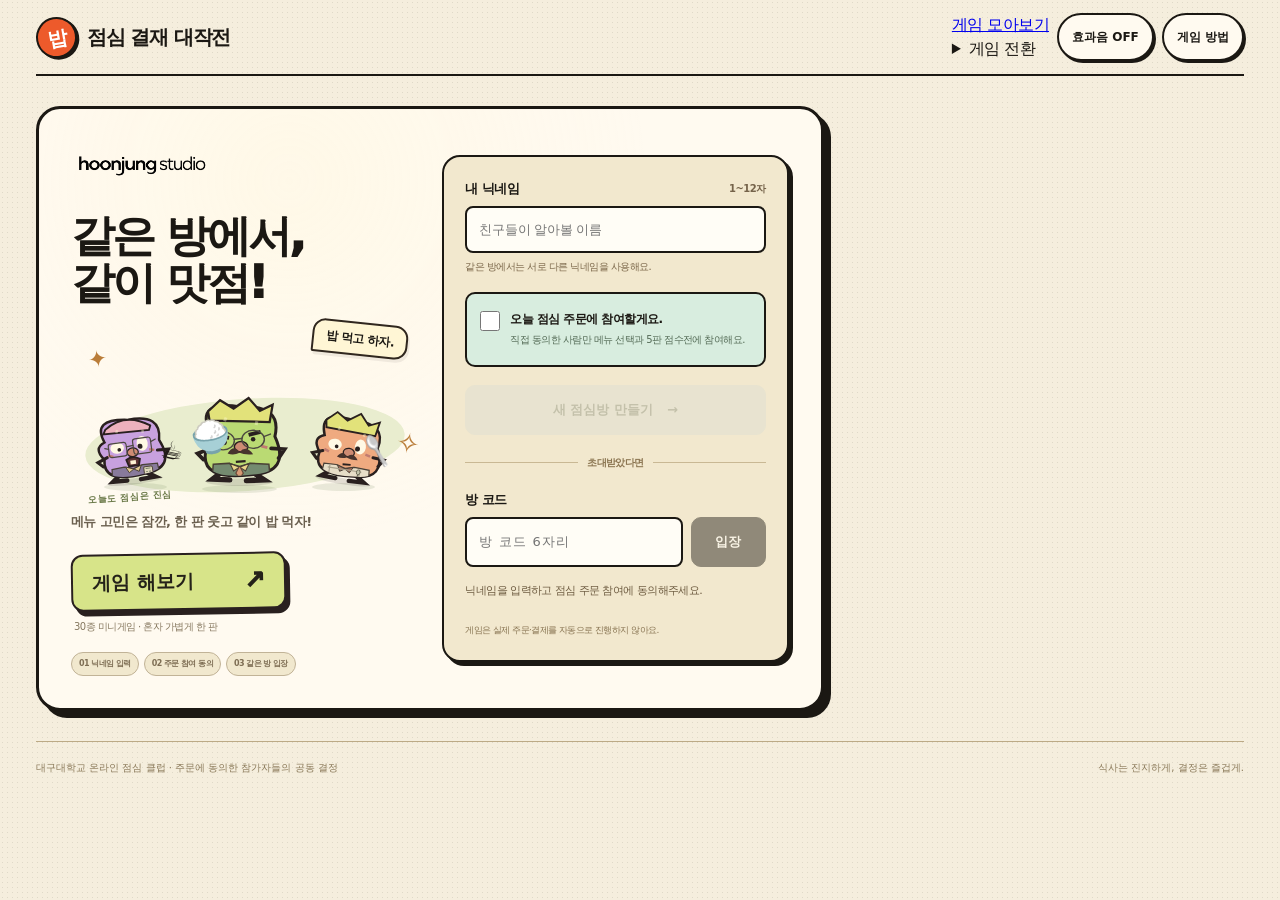
<file: index.html>
<!doctype html>
<html lang="ko">
<head>
<meta charset="utf-8">
<meta name="viewport" content="width=device-width,initial-scale=1">
<meta name="theme-color" content="#f5f1e8">
<meta name="description" content="점심결재 대작전. 최대8명이 미니게임30종 중 랜덤4판과 피날레대난투를 전원 함께 즐기고 누적 점수로 최종 순위를 정해요. 우승 시상식, 커피 게임과 엔딩까지 함께해요.">
<title>점심 결재 대작전 | 대구대학교 조교 점심게임</title>
<link rel="stylesheet" href="assets/styles-pause9.css">




<link rel="stylesheet" href="assets/lobbies.css">
<link rel="stylesheet" href="https://lunch-room-relay.sin.chatgpt.site/shared/game-switcher.css">
</head>
<body>
<div class="shell">
<header class="topbar">
<div class="game-brands">
<div class="brand"><span class="brand-mark" aria-hidden="true">밥</span> 점심 결재 대작전</div>
</div>
<div class="header-actions"><nav class="game-switcher" aria-label="게임 이동"><a href="https://lunch-room-relay.sin.chatgpt.site/games/">게임 모아보기</a><details><summary>게임 전환</summary><ul><li><a href="/hoonjung45/" aria-current="page">점심 결재 대작전</a></li><li><a href="https://lunch-room-relay.sin.chatgpt.site/nunchi/">사회생활 눈치 대작전</a></li><li><a href="https://lunch-room-relay.sin.chatgpt.site/horror/">잔류자 00:13</a></li></ul></details></nav><button class="tiny-btn" id="soundBtn" type="button" aria-pressed="false"><span class="sound-label">효과음 </span><span id="soundState">OFF</span></button><button class="tiny-btn" id="helpBtn" type="button">게임 방법</button></div>
</header>
<div class="game-lobbies">
<section id="roomLobby" class="room-lobby" aria-labelledby="roomLobbyTitle">
<div class="room-lobby-copy"><a class="room-studio-link" href="https://www.instagram.com/mid_jhs/" target="_blank" rel="noopener noreferrer" aria-label="제작 훈정스튜디오 · 인스타그램 새 창에서 보기"><img src="assets/hoonjung-studio-wordmark.png" width="142" height="47" alt="hoonjung studio"></a><h2 id="roomLobbyTitle">같은 방에서,<br>같이 맛점!</h2><p>각자 메뉴 하나를 걸고 입장!<br>랜덤 4판 + 피날레 대난투로 함께 결정해요.</p><div class="room-lobby-rules"><span>01 닉네임 입력</span><span>02 주문 참여 동의</span><span>03 같은 방 입장</span></div></div>
<div class="room-lobby-form"><label class="room-field-label" for="roomNickname">내 닉네임 <small>1~12자</small></label><input id="roomNickname" class="text-input room-input" maxlength="24" autocomplete="nickname" placeholder="친구들이 알아볼 이름" aria-describedby="roomNicknameHint"><span id="roomNicknameHint" class="room-note">같은 방에서는 서로 다른 닉네임을 사용해요.</span><label class="room-consent"><input type="checkbox" id="roomConsent"><span><strong>오늘 점심 주문에 참여할게요.</strong><small>직접 동의한 사람만 메뉴 선택과 5판 점수전에 참여해요.</small></span></label><button id="roomCreateBtn" class="btn primary room-wide" type="button" disabled>새 점심방 만들기 <span aria-hidden="true">→</span></button><div class="room-divider"><span>초대받았다면</span></div><label class="room-field-label" for="roomCodeInput">방 코드</label><div class="room-join-row"><input id="roomCodeInput" class="text-input room-input room-code-input" maxlength="200" inputmode="text" autocapitalize="characters" autocomplete="off" placeholder="방 코드 6자리"><button id="roomJoinBtn" class="btn dark" type="button" disabled>입장</button></div><div id="roomStatus" class="room-status" role="status" aria-live="polite">닉네임을 입력하고 점심 주문 참여에 동의해주세요.</div><p class="room-order-note">게임은 실제 주문·결제를 자동으로 진행하지 않아요.</p></div>
</section>
</div>
<section id="roomBanner" class="room-banner" aria-label="참가 중인 점심방" hidden><div class="room-banner-top"><div><span class="room-kicker">함께 주문하는 점심방</span><strong class="room-banner-code" id="roomCodeText"></strong></div><div class="room-banner-actions"><button class="tiny-btn" id="roomCopyBtn" type="button">초대 링크 복사</button><button class="tiny-btn room-leave" id="roomLeaveBtn" type="button">주문 참여 취소하고 나가기</button></div></div><div class="room-roster" id="roomRoster"></div><div class="room-banner-bottom"><span id="roomMemberCount"></span><span id="roomHostNotice">방장은 이 화면을 열어두세요.</span></div><input class="text-input room-copy-fallback" id="roomCopyFallback" readonly aria-label="복사할 점심방 초대 링크" hidden><div class="room-banner-notice" id="roomBannerNotice" role="status" aria-live="polite"></div></section>
<section class="hero">
<div><div class="eyebrow">DAEGU UNIVERSITY · LUNCH CLUB</div><h1>오늘 점심,<br><em>결재 올립니다.</em></h1><p>오늘 점심 주문에 동의한 사람끼리 모이는 온라인 점심 클럽.<br>랜덤 4판 + 전원 피날레 대난투! 누적 점수로 최종 순위를 정해요.<br>우승 시상식 → 메뉴 승낙 → 커피 배달 담당 결정까지!</p></div>
<aside class="dossier" aria-label="오늘 점심 주문 참여 현황"><div class="dossier-title">오늘의 공동 점심 품의서</div><div class="dossier-meta"><span>안건 &nbsp; 오늘 메뉴 결정</span><span>주문 동의 · 최대 8명</span></div><div class="signature-row"><div>참여 방식<strong>각자 접속</strong></div><div>내가 걸 메뉴<strong>딱 1개</strong></div><div>출발 조건<strong>모두 READY</strong></div></div><div class="dossier-foot"><span>참여 동의 후 함께 결정</span><b id="dossierStatus">점심방에 참여해주세요</b></div></aside>
</section>
<nav class="stepbar" aria-label="게임 진행"><span class="step active" id="step1"><span class="num">1</span>후보 제출</span><span class="step-arrow" aria-hidden="true">→</span><span class="step" id="step2"><span class="num">2</span>5판 점수전</span><span class="step-arrow" aria-hidden="true">→</span><span class="step" id="step3"><span class="num">3</span>승낙 · 커피</span></nav>
<main class="board" id="game">
<section id="setupView" aria-label="점심 후보 제출">
<div class="board-head"><div class="section-label"><small>ROUND 01</small> 오늘의 메뉴 후보</div><span class="subtle hide-small">각자 딱 1개 · 전원 5판 점수전 · 모두 준비하면 시작</span></div>
<div class="players" id="players" role="list" aria-label="오늘 점심 주문에 동의한 참가자"></div>
<div class="menu-area" role="tabpanel" id="menuPanel" aria-label="메뉴 후보 목록"><div class="menu-head"><h2 id="pickPrompt"></h2><button class="link-btn" id="manageBtn" type="button">후보 메뉴 편집</button></div><div class="menu-filter-row"><div id="categoryFilters" class="category-filters" aria-label="메뉴 종류"></div><input class="text-input search-input" id="menuSearch" type="search" placeholder="메뉴 검색" aria-label="후보 메뉴 검색"></div><div class="menu-grid" id="menuGrid"></div><button class="link-btn more-menus" id="moreMenusBtn" type="button" hidden>후보 메뉴 더 보기</button><form class="personal-add" id="personalAddForm"><span class="personal-add-label" id="personalAddLabel"></span><div class="add-form"><input class="text-input" id="personalMenuInput" placeholder="내 후보 직접 추가 · 20자까지" aria-label="내 후보 직접 추가" maxlength="40" autocomplete="off"><button class="small-add" type="submit">내 후보 추가</button></div></form></div>
<div class="actions-area"><button class="btn primary" id="startBtn" type="button" disabled>메뉴를 고르고 준비해주세요 <span aria-hidden="true">→</span></button><button class="btn" id="randomBtn" type="button">고민 없이 랜덤 대전 <span aria-hidden="true">↗</span></button><div class="fair-note">랜덤 4판 뒤 전원 피날레 대난투! 다섯 판의 순위 점수를 합산해요. 마지막 판도 같은 배점이에요. 낮은 점수로 끝나도 다음 판에 다시 도전할 수 있어요. 동점은 공동 순위입니다.</div></div>
</section>
<section id="raceView" aria-label="캠퍼스 점심 레이스" hidden><div class="board-head"><div class="section-label"><small>ROUND 02</small> 점심 결재 레이스</div><span class="pill">참가자 실시간 경기</span></div><div class="race-intro"><h2 id="raceTitle" tabindex="-1">점심 먹으러, 출발!</h2><div class="race-comment" id="raceComment" role="status" aria-live="polite">결재 서류를 들고 출발선에 섰습니다.</div><div class="count" id="countdown" aria-hidden="true">3</div></div><div class="race-course" id="raceCourse"></div><div class="race-tools"><button class="cheer" id="cheerBtn" type="button">힘내라, 점심! <span id="cheerCount">0</span></button><div class="cheer-note">내 기기에서 점프와 대시로 직접 달려요.</div></div></section>
<section id="resultView" aria-label="오늘 점심 확정" hidden><div class="board-head"><div class="section-label"><small>APPROVED</small> 점심 결재 완료</div><span class="pill">이제 밥 먹으러 갑시다</span></div><div class="result-wrap"><div class="result-ticket"><div class="result-kicker">TODAY'S LUNCH</div><h2 id="winningMenu" tabindex="-1"></h2><div class="result-proposer" id="winningPerson"></div><div class="approval">최종 승인</div><div class="receipt-line"></div><div class="ticket-date" id="winningDate"></div></div><div class="result-details"><div class="duel-verdict" id="duelVerdict" hidden></div><h3>오늘 점심, 이걸로 확정!</h3><p>참가자들의 점심 메뉴가 선정됐습니다.</p><div id="resultNominations"></div><div class="mission"><strong>오늘의 점심 미션</strong><span id="missionText"></span></div></div></div><div class="result-actions"><button class="btn dark objection-btn" id="objectBtn" type="button">이의 있습니다! 액션 결투 <span aria-hidden="true">↗</span></button><button class="btn primary" id="copyBtn" type="button">점심 결재 결과 복사 <span aria-hidden="true">↗</span></button><button class="btn" id="againBtn" type="button">새 후보로 한 판 더 <span aria-hidden="true">↻</span></button></div></section>
<section id="duelView" aria-label="두 사람이 직접 조작하는 점심 액션 결투" hidden>
<div class="board-head"><div class="section-label"><small>FOOD FIGHT</small> 점심 쟁탈전</div><span class="pill">직접 조작 · 2 PLAYER</span></div>
<div class="battle-intro"><h2 id="duelHeading" tabindex="-1">내 메뉴는 내가 지킨다!</h2><p>각자 기기에서 내 캐릭터를 직접 조종해요. 점프해 머리를 밟고, 숙여서 피하고, 공격으로 승부하세요!</p></div>
<div class="battle-scoreboard">
<div class="battle-score p1"><div class="battle-score-name"><span><b id="battleName0"></b><small>도전자 · PLAYER 1</small></span><strong id="battleMenu0"></strong></div><div id="battleHp0" class="battle-health" role="progressbar" aria-label="도전자 체력" aria-valuemin="0" aria-valuemax="100" aria-valuenow="100"><i id="battleHpFill0"></i><b id="battleHpText0">100</b></div><div class="battle-energy"><i id="battleEnergy0"></i></div></div>
<div class="battle-clock"><strong id="battleTime">45</strong><span>TIME</span></div>
<div class="battle-score p2"><div class="battle-score-name"><span><b id="battleName1"></b><small>방어자 · PLAYER 2</small></span><strong id="battleMenu1"></strong></div><div id="battleHp1" class="battle-health" role="progressbar" aria-label="방어자 체력" aria-valuemin="0" aria-valuemax="100" aria-valuenow="100"><i id="battleHpFill1"></i><b id="battleHpText1">100</b></div><div class="battle-energy"><i id="battleEnergy1"></i></div></div>
</div>
<div class="battle-stage" id="battleStage" aria-label="실시간 결투 경기장">
<div class="battle-backdrop" aria-hidden="true"><span class="battle-sun"></span><span class="battle-cloud cloud-one"></span><span class="battle-cloud cloud-two"></span><div class="battle-cafe">조교실 점심 ARENA</div><div class="battle-ground"></div></div>
<div class="battle-fighter p1" id="battleFighter0" aria-label="도전자 캐릭터"><div class="battle-sprite"><span class="battle-food" id="battleFood0" aria-hidden="true"></span><svg class="battle-bowl" viewBox="0 0 140 120" aria-hidden="true"><ellipse cx="70" cy="107" rx="44" ry="7" fill="#1b1813" opacity=".2"/><path d="M43 89 L37 107 M97 89 L103 107" stroke="#1b1813" stroke-width="9" stroke-linecap="round"/><path d="M20 49 Q5 51 9 74 M120 49 Q136 49 131 72" fill="none" stroke="#1b1813" stroke-width="8" stroke-linecap="round"/><path d="M22 42 Q23 96 70 99 Q117 96 118 42 Z" fill="var(--fighter-color)" stroke="#1b1813" stroke-width="5"/><ellipse cx="70" cy="42" rx="48" ry="10" fill="#fffaf0" stroke="#1b1813" stroke-width="5"/><circle cx="53" cy="65" r="4" fill="#1b1813"/><circle cx="87" cy="65" r="4" fill="#1b1813"/><path d="M57 80 Q70 91 83 80" stroke="#1b1813" stroke-width="4" fill="none" stroke-linecap="round"/></svg><div class="battle-shield" aria-hidden="true">방어</div><div class="battle-slash" aria-hidden="true"></div><span class="battle-hit-label" id="battleHit0" aria-hidden="true"></span></div></div>
<div class="battle-fighter p2" id="battleFighter1" aria-label="방어자 캐릭터"><div class="battle-sprite"><span class="battle-food" id="battleFood1" aria-hidden="true"></span><svg class="battle-bowl" viewBox="0 0 140 120" aria-hidden="true"><ellipse cx="70" cy="107" rx="44" ry="7" fill="#1b1813" opacity=".2"/><path d="M43 89 L37 107 M97 89 L103 107" stroke="#1b1813" stroke-width="9" stroke-linecap="round"/><path d="M20 49 Q5 51 9 74 M120 49 Q136 49 131 72" fill="none" stroke="#1b1813" stroke-width="8" stroke-linecap="round"/><path d="M22 42 Q23 96 70 99 Q117 96 118 42 Z" fill="var(--fighter-color)" stroke="#1b1813" stroke-width="5"/><ellipse cx="70" cy="42" rx="48" ry="10" fill="#fffaf0" stroke="#1b1813" stroke-width="5"/><circle cx="53" cy="65" r="4" fill="#1b1813"/><circle cx="87" cy="65" r="4" fill="#1b1813"/><path d="M57 80 Q70 91 83 80" stroke="#1b1813" stroke-width="4" fill="none" stroke-linecap="round"/></svg><div class="battle-shield" aria-hidden="true">방어</div><div class="battle-slash" aria-hidden="true"></div><span class="battle-hit-label" id="battleHit1" aria-hidden="true"></span></div></div>
<div class="battle-overlay" id="battleOverlay"><strong id="battleOverlayTitle">READY?</strong><span id="battleOverlaySub">각자 기기에서 내 조작을 확인하고 준비 완료를 눌러주세요.</span></div>
<div class="battle-fx" id="battleFx" aria-hidden="true"></div>
</div>
<div class="battle-feedback" id="battleStatus" role="status" aria-live="polite">두 선수가 직접 조종하고, 나머지 참가자는 실시간 관전해요.</div>
<div class="battle-controls">
<div class="battle-control-panel p1"><strong id="battleControlName0">PLAYER 1</strong><div class="battle-key-hint">A / D 이동 · W 점프 · F 공격 · G 숙이기</div><div class="battle-touch"><button data-battle-player="0" data-battle-action="left" aria-label="도전자 왼쪽 이동">◀<kbd>A</kbd></button><button data-battle-player="0" data-battle-action="right" aria-label="도전자 오른쪽 이동">▶<kbd>D</kbd></button><button data-battle-player="0" data-battle-action="jump" aria-label="도전자 점프">점프<kbd>W</kbd></button><button class="attack" data-battle-player="0" data-battle-action="attack" aria-label="도전자 공격">공격<kbd>F</kbd></button><button class="guard" data-battle-player="0" data-battle-action="guard" aria-label="도전자 숙이기">숙이기<kbd>G</kbd></button></div></div>
<div class="battle-control-panel p2"><strong id="battleControlName1">PLAYER 2</strong><div class="battle-key-hint">← / → 이동 · ↑ 점프 · K 공격 · L 숙이기</div><div class="battle-touch"><button data-battle-player="1" data-battle-action="left" aria-label="방어자 왼쪽 이동">◀<kbd>←</kbd></button><button data-battle-player="1" data-battle-action="right" aria-label="방어자 오른쪽 이동">▶<kbd>→</kbd></button><button data-battle-player="1" data-battle-action="jump" aria-label="방어자 점프">점프<kbd>↑</kbd></button><button class="attack" data-battle-player="1" data-battle-action="attack" aria-label="방어자 공격">공격<kbd>K</kbd></button><button class="guard" data-battle-player="1" data-battle-action="guard" aria-label="방어자 숙이기">숙이기<kbd>L</kbd></button></div></div>
</div>
<div class="battle-instructions"><b>내 캐릭터만 직접 조종!</b> 이동 A/D 또는 ←/→ · 점프 W 또는 ↑ · 공격 F 또는 K · 숙이기 G 또는 L. 머리 밟기는 추가 피해! 두 선수 모두 준비되면 시작해요.</div>
<div class="duel-bottom battle-bottom"><button class="btn primary" id="duelStartBtn" type="button">두 사람 준비 완료 · 결투 시작</button><button class="btn" id="battlePauseBtn" type="button" hidden>잠깐 멈추기</button><button class="btn dark" id="duelFinishBtn" type="button" hidden>승리 메뉴로 최종 결재</button><button class="link-btn" id="duelCancelBtn" type="button">결투 취소 · 기존 점심 유지</button></div>
</section>
</main>
<div class="bottom-line"><div class="bottom-buttons"><button class="link-btn" id="motionBtn" type="button" aria-pressed="false">빠른 추첨 OFF</button></div><span id="storageNote">방의 선택과 경기는 실시간 공유 · 최근 결과는 이 브라우저에 저장</span><button class="link-btn" id="historyBtn" type="button">지난 점심 결재 보기</button></div>
<footer class="footer"><span>대구대학교 온라인 점심 클럽 · 주문에 동의한 참가자들의 공동 결정</span><span>식사는 진지하게, 결정은 즐겁게.</span></footer>
</div>
<dialog id="helpDialog" aria-labelledby="helpHeading"><div class="modal-head"><h2 id="helpHeading">점심 결재, 이렇게 올려요</h2><button class="close" data-close type="button" aria-label="게임 방법 닫기">닫기</button></div><div class="modal-body">
<div class="help-line"><b>1. 오늘 점심 주문에 동의하고 입장</b>각자 닉네임을 입력하고 주문 참여 동의에 직접 체크해요. 방장은 새 방을 만들고 초대 링크나 방 코드를 공유하세요. 최대 8명이 같은 방에 참여해요.</div>
<div class="help-line"><b>2. 내가 걸고 싸울 메뉴 딱 하나 선택</b>각자 먹고 싶은 메뉴 하나와 학과 캐릭터를 골라요. 다른 메뉴를 누르면 선택이 바뀌어요. 준비 완료 뒤 바꾸려면 먼저 준비를 취소하세요.</div>
<div class="help-line"><b>3. 전원 5라운드 누적 점수전</b>2~8명 모두 랜덤 4판과 마지막 대난투까지 함께해요. 난투는 최대 30초 생존전이며 마지막 판 배수는 없어요. 생존 게임에서 죽으면 그 판은 관전하고, 생존 순위 점수를 받은 뒤 다음 미니게임에 전원 다시 참여해요. 매판 1등은 참가 인원만큼, 다음 순위부터 1점씩 적게 받아요. 동순위는 같은 점수! 예를 들어 4명은 4·3·2·1점, 2명은 2·1점입니다. 2명일 땐 2인전에 맞는 게임으로 진행해요. 한 판을 못해도 다음 판에서 만회할 수 있어요.</div>
<div class="help-line"><b>4. 누적 점수로 최종 순위 → 시상식</b>다섯 판 점수를 합산해 최종 순위를 정해요. 동점은 공동 순위이며, 공동 1위라면 점심 대표 메뉴만 같은 확률로 추첨해요. 대표 우승자가 30초간 소감을 쓰고 확인하면 다음으로 넘어가요. 이후 선택할 수 있는 1회의 메뉴 이의전은 점수와 순위를 바꾸지 않아요.</div>
<div class="help-line"><b>방 연결과 참여 취소</b>방장은 이 브라우저를 열어두세요. 페이지를 닫거나 연결이 끊기면 기권 처리되고 나머지는 계속 진행해요. 주문에 참여하지 않으려면 ‘주문 참여 취소하고 나가기’를 누르세요. 방장이 나가면 방이 종료돼요.</div>
<div class="help-line"><b>5. 모두 승낙하면 작은 커피 팝업</b>커피 참가와 음료는 자유롭게 골라요. 2명 이상이면 언제 터질지 모르는 컵을 넘기고, 터질 때 들고 있던 사람이 배달 담당! 1명은 단독 담당, 모두 패스하면 커피 없이 끝나요. 엔딩에는 점심·커피 주문이 나오고, 엔딩이 끝나면 같은 방에서 결과를 확인할 수 있어요.</div>
<div class="help-line"><b>최종 주문은 직접 확인</b>이 게임은 메뉴를 함께 정하는 도구예요. 실제 음식 주문·결제는 자동으로 진행하지 않아요. 최종 결과와 주문 내역은 참가자끼리 확인해주세요.</div>
</div></dialog>
<dialog id="manageDialog" aria-labelledby="manageHeading"><div class="modal-head"><h2 id="manageHeading">우리의 점심 후보</h2><button class="close" data-close type="button" aria-label="메뉴 편집 닫기">닫기</button></div><div class="modal-body"><div class="subtle">공통 메뉴에서 내 후보를 고르고, 나만의 메뉴도 추가해보세요.</div><div class="manage-list" id="manageList"></div><form class="add-form" id="addForm"><input class="text-input" id="newMenuInput" aria-label="추가할 메뉴 이름" placeholder="새 메뉴 이름 · 20자까지" maxlength="40" autocomplete="off"><button class="small-add" type="submit">추가</button></form><div class="error" id="menuError" role="status"></div><button class="btn primary full-btn" id="saveMenusBtn" type="button">이 메뉴들로 결정</button></div></dialog>
<dialog id="historyDialog" aria-labelledby="historyHeading"><div class="modal-head"><h2 id="historyHeading">지난 점심 결재</h2><button class="close" data-close type="button" aria-label="지난 점심 결재 닫기">닫기</button></div><div class="modal-body"><div class="subtle">최근 5번의 결과 · 한국 시간 기준</div><div id="historyList"></div></div></dialog>
<dialog id="objectionDialog" aria-labelledby="objectionHeading"><div class="modal-head"><h2 id="objectionHeading">점심에 이의 있습니다!</h2><button class="close" data-close type="button" aria-label="이의 신청 닫기">닫기</button></div><div class="modal-body"><p class="subtle">내가 제출한 메뉴를 걸고 현재 우승자에게 직접 도전해요.</p><div class="challenger-choices" id="challengerChoices"></div><label class="duel-menu-label" for="duelMenuSelect">이기면 확정할 도전 메뉴</label><select class="text-input" id="duelMenuSelect"></select><div class="error" id="objectionError" role="status"></div><button class="btn primary full-btn" id="prepareDuelBtn" type="button">이 메뉴로 액션 결투</button></div></dialog>
<dialog id="copyDialog" aria-labelledby="copyHeading"><div class="modal-head"><h2 id="copyHeading">결과를 직접 복사해주세요</h2><button class="close" data-close type="button" aria-label="결과 복사 닫기">닫기</button></div><div class="modal-body"><p class="subtle">아래 내용을 선택한 뒤 복사할 수 있어요.</p><textarea class="copy-text" id="copyText" readonly aria-label="복사할 점심 결재 결과"></textarea><button class="btn dark full-btn" id="selectCopyBtn" type="button">전체 선택</button></div></dialog>
<div class="toast" id="toast" role="status" aria-live="polite" hidden></div>
<script src="assets/app-stayroom.js"></script>


</body>
</html>
</file>
<file: assets/styles-pause9.css>
:root{--paper:#f5f1e8;--ink:#24251f;--muted:#74756b;--line:#d7d6ca;--orange:#ed5b32;--mint:#d4e9de;--yellow:#f4dfa2;--purple:#e0ddee;--white:#fffdf8;--radius:18px}
*{box-sizing:border-box}body{margin:0;background:var(--paper);color:var(--ink);font-family:"Pretendard","Noto Sans KR","Malgun Gothic",system-ui,sans-serif;line-height:1.5;letter-spacing:-.035em}button,input,textarea{font:inherit}button{cursor:pointer;color:inherit}button:disabled{cursor:not-allowed}button:focus-visible,input:focus-visible,textarea:focus-visible{outline:3px solid #275ce8;outline-offset:4px}button{touch-action:manipulation}button:active:not(:disabled){transform:translateY(2px)}[hidden]{display:none!important}
.shell{max-width:1160px;margin:auto;padding:0 32px}.topbar{height:88px;display:flex;align-items:center;justify-content:space-between;border-bottom:1px solid var(--ink);gap:16px}.brand{display:flex;align-items:center;gap:10px;font-weight:900;font-size:18px;white-space:nowrap}.brand-mark{width:37px;height:37px;display:grid;place-items:center;border:2px solid var(--ink);border-radius:50%;background:var(--orange);color:#fff;font-weight:900;transform:rotate(-12deg)}.header-actions{display:flex;gap:8px}.tiny-btn{border:1px solid #b6b7ab;background:transparent;border-radius:100px;padding:8px 13px;font-size:12px;font-weight:700;min-height:38px}.tiny-btn:hover{background:#e9e7dd}.tiny-btn:disabled{opacity:.4}.hero{padding:50px 0 38px;display:grid;grid-template-columns:1fr 300px;gap:32px;align-items:center}.eyebrow{font-size:11px;font-weight:800;letter-spacing:.15em;display:flex;align-items:center;gap:8px}.eyebrow:before{content:"";width:7px;height:7px;background:var(--orange);border-radius:50%}h1{font-size:clamp(36px,5.4vw,66px);line-height:1.14;letter-spacing:-.065em;margin:17px 0 18px;font-weight:900}h1 em{font-style:normal;color:var(--orange)}.hero p{font-size:14px;color:#5f6158;margin:0;line-height:1.8}.dossier{background:var(--white);border:1px solid var(--ink);box-shadow:5px 5px 0 #deded0;padding:20px 22px;transform:rotate(2deg);position:relative}.dossier:before{content:"LUNCH APPROVAL";display:block;font-size:9px;font-weight:800;letter-spacing:.18em;border-bottom:1px solid var(--ink);padding-bottom:10px;margin-bottom:12px}.dossier-title{font-size:17px;font-weight:900}.dossier-meta{display:flex;justify-content:space-between;font-size:11px;margin:13px 0 6px;color:#6a6c62}.signature-row{display:flex;border:1px solid var(--line)}.signature-row>div{flex:1;text-align:center;font-size:10px;padding:7px 2px;border-right:1px solid var(--line)}.signature-row>div:last-child{border:0}.signature-row strong{display:block;font-size:12px;margin-top:3px}.dossier-foot{margin-top:11px;display:flex;justify-content:space-between;font-size:10px}.dossier-foot b{color:var(--orange)}
.stepbar{display:flex;align-items:center;gap:12px;font-size:12px;color:#777a70;padding-bottom:16px}.stepbar .step{display:flex;gap:7px;align-items:center}.stepbar span.num{display:inline-grid;place-items:center;border:1px solid #c3c6b9;width:22px;height:22px;border-radius:50%;font-size:10px}.step.active{color:var(--ink);font-weight:800}.step.active .num{background:var(--ink);color:var(--white);border-color:var(--ink)}.step-arrow{color:#b3b5a8}.board{background:var(--white);border:1.5px solid var(--ink);border-radius:22px;box-shadow:0 5px 0 #deded0;overflow:hidden}.board-head{display:flex;justify-content:space-between;align-items:center;padding:21px 25px;border-bottom:1px solid var(--line);gap:12px}.section-label{font-size:15px;font-weight:850;display:flex;align-items:center;gap:10px}.section-label small{color:var(--orange);font-size:11px;font-weight:900;letter-spacing:.08em}.subtle{font-size:11px;color:#72766a}.players{display:grid;grid-template-columns:repeat(3,1fr);gap:15px;padding:23px 25px 20px}.player{position:relative;text-align:left;border:1.5px solid #c8cabe;border-radius:15px;background:var(--white);padding:18px;min-height:157px;transition:border-color .2s,box-shadow .2s,background .2s}.player[data-index="0"]{--tint:var(--mint)}.player[data-index="1"]{--tint:var(--purple)}.player[data-index="2"]{--tint:var(--yellow)}.player.active{background:var(--tint);border:2px solid var(--ink);padding:17.5px;box-shadow:3px 3px 0 var(--ink)}.player-top{display:flex;align-items:center;justify-content:space-between;gap:5px}.person{display:flex;align-items:center;gap:8px;font-size:15px;font-weight:850}.avatar{width:30px;height:30px;background:var(--tint);border:1px solid var(--ink);border-radius:50%;display:inline-grid;place-items:center;font-size:12px;font-weight:900}.active .avatar{background:var(--white)}.player-status{font-size:10px;color:#6c7163}.player.chosen .player-status{font-weight:800;color:#3c6253}.nominee{font-size:24px;font-weight:900;letter-spacing:-.055em;display:block;margin-top:17px;line-height:1.2;overflow-wrap:anywhere}.nominee.empty{font-size:22px;color:#93978a;font-weight:500}.player-hint{display:block;font-size:10px;color:#6d7466;margin-top:6px}.menu-area{padding:5px 25px 25px}.menu-head{display:flex;justify-content:space-between;align-items:center;margin:0 0 13px;gap:10px}.menu-head h2{font-size:14px;margin:0;font-weight:850}.menu-head h2 span{color:var(--orange)}.menu-grid{display:grid;grid-template-columns:repeat(6,1fr);gap:8px}.menu-btn{display:flex;align-items:center;justify-content:center;gap:7px;min-height:48px;padding:10px 7px;background:#f7f7f0;border:1px solid #dce0d1;border-radius:9px;font-size:12px;font-weight:750;overflow-wrap:anywhere;line-height:1.4;position:relative}.menu-btn:hover{border-color:var(--ink);background:#efeee4}.menu-btn.selected{background:var(--ink);border-color:var(--ink);color:var(--white)}.menu-category{font-size:8px;letter-spacing:0;background:#e7e9dd;border-radius:3px;padding:2px 3px;color:#676e60;white-space:nowrap}.selected .menu-category{background:#5e6358;color:#fff}.actions-area{border-top:1px solid var(--line);padding:20px 25px;background:#f7f7ef;display:grid;grid-template-columns:1fr 1fr;gap:10px}.btn{min-height:50px;border:1.5px solid var(--ink);border-radius:10px;padding:12px 20px;font-size:13px;font-weight:850;display:inline-flex;justify-content:center;align-items:center;gap:14px;background:var(--white);text-decoration:none}.btn:hover{filter:brightness(.97)}.btn.primary{background:var(--orange);color:#fff;border-color:var(--orange);box-shadow:0 3px 0 #b53d1d}.btn.primary:disabled{background:#dddfd3;border-color:#dddfd3;box-shadow:none;color:#8d9381}.btn.dark{background:var(--ink);color:#fff}.fair-note{grid-column:1/-1;text-align:center;font-size:10px;color:#767e6d;margin-top:4px}.bottom-line{display:flex;justify-content:space-between;align-items:center;padding:23px 2px;font-size:11px;color:#737a6b;gap:15px}.link-btn{font-size:11px;font-weight:800;background:none;border:0;text-decoration:underline;text-underline-offset:4px;padding:8px 0}.footer{padding:18px 0 28px;border-top:1px solid #d3d6c9;font-size:10px;color:#878e7f;display:flex;justify-content:space-between;gap:15px;letter-spacing:0}.pill{display:inline-block;border:1px solid #afb7a7;border-radius:30px;padding:3px 9px;font-size:9px;font-weight:800;letter-spacing:.05em}
.race-intro{padding:25px;text-align:center}.race-intro h2{margin:0 0 7px;font-size:29px;font-weight:900;letter-spacing:-.055em}.race-comment{font-size:13px;color:#69705e;min-height:22px}.count{font-size:62px;font-weight:900;line-height:1.2;color:var(--orange);min-height:78px;letter-spacing:-.08em}.race-course{padding:5px 25px 22px}.lane{padding:9px 0 14px;border-bottom:1px dashed #c9cfc0}.lane:last-child{border:0}.lane-label{display:flex;justify-content:space-between;font-size:11px;font-weight:800;margin-bottom:8px}.lane-label span:last-child{font-weight:500;color:#7c8472}.track{height:69px;position:relative;border-radius:7px;background:repeating-linear-gradient(90deg,transparent 0,transparent 49px,#b6beaa36 49px,#b6beaa36 50px),#f0f3e9;overflow:hidden}.track:after{content:"";position:absolute;right:14px;top:0;bottom:0;width:11px;background:conic-gradient(#8d9781 25%,transparent 0 50%,#8d9781 0 75%,transparent 0) 0 0/10px 10px;opacity:.5}.runner{position:absolute;left:4px;top:11px;height:47px;width:152px;display:flex;align-items:center;gap:9px;padding:9px 12px;border:1.5px solid var(--ink);border-radius:8px;box-shadow:2px 3px 0 #24251f33;background:var(--mint);z-index:1;will-change:transform}.runner[data-index="1"]{background:var(--purple)}.runner[data-index="2"]{background:var(--yellow)}.runner .avatar{background:#fffdf8;flex:none;width:26px;height:26px;font-size:10px}.runner-menu{font-size:12px;font-weight:850;white-space:nowrap;overflow:hidden;text-overflow:ellipsis}.race-tools{padding:0 25px 22px;text-align:center}.cheer{background:var(--white);border:1.5px solid var(--ink);border-radius:100px;padding:10px 24px;font-size:12px;font-weight:850}.cheer-note{margin-top:8px;font-size:10px;color:#7b846f}.result-wrap{padding:30px;display:grid;grid-template-columns:1fr 1fr;gap:28px;align-items:stretch}.result-ticket{position:relative;background:#f5f3e8;border:1px solid #cdd2c1;padding:30px 22px;text-align:center;overflow:hidden}.result-kicker{font-size:11px;letter-spacing:.15em;font-weight:800;color:#6e7760}.result-ticket h2{font-size:clamp(36px,5vw,58px);line-height:1.15;letter-spacing:-.065em;margin:29px 0 12px;font-weight:900;overflow-wrap:anywhere}.result-proposer{font-size:12px;color:#67725b}.approval{display:inline-block;border:3px double var(--orange);color:var(--orange);font-size:18px;font-weight:900;letter-spacing:.1em;padding:4px 11px;transform:rotate(-9deg);margin:19px 0 22px}.receipt-line{border-top:1px dashed #b4bd9f;margin:7px 0 14px}.ticket-date{font-size:10px;color:#79836e;letter-spacing:.03em}.result-details{display:flex;flex-direction:column;justify-content:center}.result-details h3{font-size:20px;margin:0 0 8px;font-weight:900}.result-details p{font-size:12px;color:#778068;margin:0 0 20px}.submitted-row{display:flex;justify-content:space-between;gap:15px;font-size:12px;padding:10px 0;border-bottom:1px solid #e3e7da}.submitted-row strong{text-align:right;max-width:65%;overflow-wrap:anywhere}.submitted-row.winner{color:#bd4424}.mission{font-size:12px;background:#e7efdf;border-radius:9px;margin-top:20px;padding:14px;line-height:1.8}.mission strong{font-size:10px;display:block;letter-spacing:.06em;color:#60724e}.result-actions{padding:0 30px 25px;display:grid;grid-template-columns:1fr 1fr;gap:10px}.confetti{position:fixed;pointer-events:none;z-index:20;inset:0;overflow:hidden}.confetti i{position:absolute;top:-20px;width:8px;height:14px;animation:fall 2.5s ease-in forwards}.confetti i:nth-child(2n){border-radius:50%;height:8px}@keyframes fall{to{transform:translateY(105vh) rotate(700deg);opacity:0}}
dialog{color:var(--ink);background:var(--white);border:1.5px solid var(--ink);border-radius:17px;padding:0;max-width:min(520px,calc(100vw - 28px));width:520px;box-shadow:8px 8px 0 #24251f44;max-height:85dvh}dialog::backdrop{background:#24251f88;backdrop-filter:blur(3px)}.modal-head{padding:20px 22px;display:flex;align-items:center;justify-content:space-between;border-bottom:1px solid var(--line)}.modal-head h2{font-size:18px;font-weight:900;margin:0}.close{height:32px;min-width:42px;border:1px solid #b9c0ad;border-radius:7px;font-size:11px;background:transparent}.modal-body{padding:20px 22px;max-height:calc(85dvh - 74px);overflow:auto}.help-line{border-bottom:1px solid #e4e8dc;padding:14px 0;font-size:12px;line-height:1.8}.help-line:first-child{padding-top:0}.help-line b{display:block;font-size:13px;margin-bottom:3px}.help-line:last-child{border:0}.manage-list{display:grid;grid-template-columns:1fr 1fr;gap:7px;margin:15px 0}.manage-row{display:flex;align-items:center;justify-content:space-between;gap:8px;border:1px solid #d5dccb;border-radius:8px;padding:8px 10px;font-size:11px;min-height:43px}.manage-row label{display:flex;align-items:center;gap:7px;flex:1;overflow-wrap:anywhere;cursor:pointer}.manage-row input{accent-color:var(--orange);width:16px;height:16px;flex:none}.remove-menu{background:none;border:0;color:#7c846f;padding:3px;font-size:11px;min-width:26px;min-height:26px}.add-form{display:flex;gap:7px}.text-input{min-width:0;width:100%;border:1px solid #aab59a;border-radius:8px;background:#fffdf8;padding:11px 12px;font-size:12px;letter-spacing:-.02em}.small-add{padding:9px 16px;border:1px solid var(--ink);border-radius:8px;background:var(--ink);color:white;font-weight:800;font-size:12px;white-space:nowrap}.error{min-height:20px;font-size:11px;color:#bd3920;margin:6px 0}.full-btn{width:100%;margin-top:8px}.history-item{border-bottom:1px dashed #c6cfbb;padding:12px 0;display:flex;justify-content:space-between;align-items:center;gap:12px}.history-item strong{font-size:17px;overflow-wrap:anywhere;max-width:50%}.history-item span{font-size:10px;color:#768267;text-align:right}.empty-history{text-align:center;padding:35px 0;color:#727e65;font-size:13px}.copy-text{width:100%;height:150px;background:#f4f5eb;border:1px solid #b4bea8;border-radius:8px;padding:12px;font-size:13px}.toast{position:fixed;bottom:25px;left:50%;transform:translateX(-50%);background:var(--ink);color:#fffdf8;padding:12px 22px;border-radius:100px;font-size:12px;z-index:40;max-width:90vw;text-align:center;box-shadow:0 4px 10px #24251f33}
@media(min-width:1200px){.shell{padding:0 36px}.hero{padding-top:58px;padding-bottom:44px}}
@media(max-width:780px){.shell{padding:0 20px}.topbar{height:74px}.brand{font-size:16px}.tiny-btn{padding:7px 10px;font-size:11px}.hero{grid-template-columns:1fr 240px;gap:20px;padding:32px 0}.dossier{padding:17px}.dossier-title{font-size:15px}.hero p{font-size:12px}.players{padding:19px;gap:10px}.player{padding:14px;min-height:150px}.player.active{padding:13.5px}.person{font-size:13px;gap:6px}.avatar{width:26px;height:26px}.player-top{align-items:start;flex-direction:column;gap:7px}.nominee{font-size:22px;margin-top:12px}.nominee.empty{font-size:20px}.menu-area{padding:0 19px 20px}.menu-grid{grid-template-columns:repeat(4,1fr)}.actions-area{padding:18px 19px}.menu-category{display:none}.result-wrap{padding:23px;gap:20px}.result-actions{padding:0 23px 23px}.board-head{padding:18px 19px}.subtle.hide-small{display:none}}
@media(max-width:540px){.shell{padding:0 15px}.topbar{height:68px}.brand{font-size:15px;gap:7px}.brand-mark{width:31px;height:31px;font-size:16px}.header-actions{gap:5px}.tiny-btn{font-size:10px;padding:7px 9px;min-height:35px}.sound-label{display:none}.hero{display:block;padding:30px 2px 25px}.eyebrow{font-size:9px}h1{font-size:43px;margin:15px 0 13px}.hero p{font-size:11px}.dossier{display:none}.stepbar{gap:8px;font-size:10px;padding-bottom:12px}.stepbar span.num{width:19px;height:19px;font-size:9px}.board{border-radius:16px}.section-label{font-size:13px;gap:7px}.section-label small{font-size:9px}.board-head{padding:16px 14px}.players{padding:15px 12px 17px;gap:7px}.player{min-height:137px;padding:11px 8px;border-radius:11px}.player.active{padding:10.5px 7.5px;box-shadow:2px 2px 0 var(--ink)}.person{font-size:12px;gap:4px}.avatar{width:22px;height:22px;font-size:9px}.player-status{font-size:9px}.nominee{font-size:18px;margin-top:13px}.nominee.empty{font-size:18px}.player-hint{font-size:9px}.menu-area{padding:0 12px 17px}.menu-head{align-items:start;margin-bottom:11px}.menu-head h2{font-size:12px;max-width:70%;line-height:1.6}.menu-head .link-btn{font-size:10px;padding:2px 0}.menu-grid{grid-template-columns:repeat(3,1fr);gap:6px}.menu-btn{min-height:43px;font-size:11px;padding:8px 5px}.actions-area{grid-template-columns:1fr;padding:16px 13px;gap:9px}.btn{min-height:48px;font-size:12px}.fair-note{font-size:9px;line-height:1.9}.bottom-line{font-size:10px;align-items:start;padding:18px 0;gap:10px}.bottom-line>span{max-width:68%;line-height:1.8}.footer{font-size:8px;gap:8px}.footer>span:first-child{max-width:75%}.race-intro{padding:22px 12px 13px}.race-intro h2{font-size:25px}.race-comment{font-size:11px}.count{font-size:52px;min-height:65px}.race-course{padding:0 13px 20px}.runner{width:130px;height:44px;gap:6px;padding:8px 9px;top:12px}.runner-menu{font-size:11px}.track{height:69px}.lane-label{font-size:10px}.result-wrap{grid-template-columns:1fr;gap:23px;padding:20px}.result-ticket{padding:24px 16px}.result-ticket h2{font-size:46px;margin-top:20px}.approval{margin:13px 0}.result-details h3{font-size:18px}.result-details p{margin-bottom:8px}.result-actions{grid-template-columns:1fr;padding:0 20px 20px}.modal-body{padding:17px}.manage-list{gap:5px}.manage-row{padding:7px;font-size:10px}.modal-head{padding:17px}.subtle{font-size:9px}.mission{margin-top:15px}.toast{bottom:18px;border-radius:13px}}
@media(prefers-reduced-motion:reduce){*,*:before,*:after{animation:none!important;transition:none!important;scroll-behavior:auto!important}}

.menu-filter-row{margin:0 0 12px;display:flex;flex-wrap:wrap;gap:10px;align-items:center;justify-content:space-between}.category-filters{display:flex;flex-wrap:wrap;gap:5px}.category-btn{font-size:10px;font-weight:750;border:1px solid #c7cfbc;background:transparent;border-radius:30px;padding:5px 10px;min-height:30px}.category-btn[aria-pressed="true"]{background:var(--ink);border-color:var(--ink);color:#fff}.search-input{width:150px;padding:7px 10px;font-size:11px;min-height:34px}.personal-add{border-top:1px dashed #d1d8c5;margin-top:18px;padding-top:14px}.personal-add-label{display:block;font-size:11px;font-weight:800;margin-bottom:8px}.personal-add .text-input{background:#f8f9f1}.more-menus{display:block;margin:9px auto 0}.player .nominee{margin-top:12px;font-size:20px;line-height:1.3;min-height:54px}.choice-line{display:block;overflow-wrap:anywhere}.player .nominee.empty{font-size:22px;padding-top:8px}.player .player-hint{line-height:1.5}.player .choice-count{font-size:9px;opacity:.65;font-weight:500;margin-left:4px}.menu-btn.selected:after{content:"✓";font-size:10px;position:absolute;right:5px;top:2px}.menu-empty{grid-column:1/-1;text-align:center;padding:25px 0;color:#818a72;font-size:12px}.objection-btn{grid-column:1/-1}.duel-verdict{font-size:11px;font-weight:800;background:#e8eddf;color:#465b33;padding:10px;border-radius:7px;margin-bottom:16px;line-height:1.8}.duel-intro{text-align:center;padding:26px 20px 20px}.duel-intro h2{font-size:32px;letter-spacing:-.06em;font-weight:900;margin:0 0 8px}.duel-intro p{font-size:12px;color:#6d765f;margin:0;line-height:1.8}.duel-arena{display:grid;grid-template-columns:1fr 40px 1fr;align-items:center;gap:12px;padding:0 28px}.duel-side{border:1.5px solid var(--ink);border-radius:14px;padding:22px;text-align:center;background:var(--mint)}.duel-side.defender{background:var(--purple)}.duel-role{font-size:10px;color:#5e6f53}.duel-side h3{font-size:25px;margin:8px 0 3px;font-weight:900}.duel-side>strong{font-size:18px;display:block;overflow-wrap:anywhere;min-height:35px}.duel-versus{font-size:15px;font-weight:900;text-align:center;color:var(--orange);font-style:italic}.stamp-btn{display:flex;align-items:center;justify-content:center;gap:12px;background:var(--white);border:2px solid var(--ink);border-radius:10px;width:100%;padding:16px 7px;margin-top:14px;font-size:15px;font-weight:900;box-shadow:0 3px 0 var(--ink)}.stamp-btn:disabled{opacity:.45;box-shadow:none}.stamp-btn kbd{font-family:inherit;font-size:13px;display:inline-grid;place-items:center;width:25px;height:25px;border-radius:5px;background:var(--ink);color:var(--white)}.duel-signal{margin:20px 28px 12px;padding:20px;text-align:center;border:1px dashed #b6c2a7;background:#f0f3e9;border-radius:10px;min-height:108px;display:flex;flex-direction:column;justify-content:center;gap:4px}.duel-signal strong{font-size:30px;font-weight:900;letter-spacing:-.06em}.duel-signal>span{font-size:11px;color:#68775a}.duel-signal.go{background:#cdeab4;border:2px solid #4b7731}.duel-signal.go strong{color:#315c18}.duel-signal.done{background:#ffebca;border:1px solid #d7aa64}.duel-bottom{padding:5px 28px 25px;display:flex;flex-direction:column;align-items:center;gap:10px}.duel-bottom>.btn{width:100%;max-width:450px}.challenger-choices{display:grid;grid-template-columns:1fr 1fr;gap:10px;margin:18px 0}.challenger-choice{background:#f2f5e9;border:1px solid #bbc7aa;border-radius:9px;padding:14px 10px;font-size:14px;font-weight:850}.challenger-choice[aria-pressed="true"]{background:var(--mint);border:2px solid var(--ink);padding:13px 9px}.duel-menu-label{display:block;font-size:12px;font-weight:800;margin-bottom:8px}
@media(max-width:780px){.player .nominee{font-size:18px;min-height:49px}.menu-filter-row{gap:8px}.category-btn{font-size:9px;padding:5px 8px}.duel-arena{padding:0 20px;gap:8px;grid-template-columns:1fr 26px 1fr}.duel-side{padding:18px 12px}.duel-signal{margin:18px 20px 12px}}
@media(max-width:540px){.player .nominee{font-size:16px;min-height:44px;margin-top:10px}.player .nominee.empty{font-size:17px}.player{min-height:160px}.personal-add-label{font-size:10px}.personal-add{margin-top:14px;padding-top:12px}.personal-add .text-input{font-size:11px}.personal-add .small-add{font-size:10px;padding:9px 11px}.search-input{width:100%;font-size:11px}.menu-filter-row{display:block}.category-filters{margin-bottom:10px;gap:5px}.category-btn{min-height:31px;padding:5px 9px}.duel-intro h2{font-size:27px}.duel-intro p{font-size:10px}.duel-arena{grid-template-columns:1fr 20px 1fr;padding:0 12px;gap:6px}.duel-side{padding:16px 8px}.duel-side h3{font-size:22px}.duel-side>strong{font-size:16px;min-height:44px;line-height:1.4}.duel-role{font-size:8px}.duel-versus{font-size:11px}.stamp-btn{padding:14px 5px;font-size:12px;gap:6px}.stamp-btn kbd{height:21px;width:21px;font-size:11px}.duel-signal{margin:16px 12px 10px;padding:17px 10px;min-height:108px}.duel-signal strong{font-size:29px}.duel-signal>span{font-size:10px;line-height:1.8}.duel-bottom{padding:5px 14px 22px}.result-actions{gap:9px}.objection-btn{font-size:12px}.menu-btn.selected:after{font-size:8px;right:4px;top:1px}}

.in-play .hero{display:none}.in-play .stepbar{padding-top:22px}.bottom-line{flex-wrap:wrap}.bottom-buttons{display:flex;gap:13px}.bottom-buttons .link-btn{font-size:10px}.bottom-buttons .link-btn:disabled{opacity:.45;cursor:not-allowed}@media(max-width:540px){.bottom-line>span{max-width:100%;flex-basis:100%;order:2}.bottom-line>#historyBtn{margin-left:auto}.in-play .stepbar{padding-top:18px}}

/* ACTION_DUEL_V1 */
.battle-intro{text-align:center;padding:22px 18px 16px}.battle-intro h2{font-size:clamp(25px,4.6vw,40px);font-weight:950;letter-spacing:-.07em;margin:0 0 6px}.battle-intro p{font-size:12px;color:#686d5f;margin:0}.battle-scoreboard{display:grid;grid-template-columns:1fr 72px 1fr;align-items:center;gap:18px;margin:0 25px 15px}.battle-score-name{display:flex;align-items:center;justify-content:space-between;gap:8px;margin-bottom:7px}.battle-score-name span{display:flex;flex-direction:column}.battle-score-name b{font-size:20px;font-weight:950}.battle-score-name small{font-size:9px;color:#727967}.battle-score-name>strong{font-size:15px;max-width:50%;overflow-wrap:anywhere;text-align:right}.battle-health{height:25px;border:3px solid #211c18;background:#e3d9c4;position:relative;border-radius:7px;overflow:hidden;box-shadow:2px 2px 0 #211c18}.battle-health i{display:block;height:100%;width:100%;background:repeating-linear-gradient(110deg,transparent 0 13px,#ffffff28 13px 15px),#72cbb0;transform-origin:left;transition:width .12s linear}.p2 .battle-health i{background:repeating-linear-gradient(110deg,transparent 0 13px,#ffffff28 13px 15px),#bca0e7}.battle-health b{position:absolute;inset:0;text-align:center;font-size:11px;line-height:19px;letter-spacing:0;font-weight:950;text-shadow:0 1px #fff9}.battle-energy{height:5px;background:#ddd7c5;border:1px solid #b4b69e;margin:6px 2px 0;border-radius:5px;overflow:hidden}.battle-energy i{display:block;width:100%;height:100%;background:#e9ac35}.battle-clock{text-align:center;align-self:center}.battle-clock strong{font-family:Impact,"Arial Black",sans-serif;font-size:42px;line-height:1;display:block}.battle-clock span{font-size:9px;letter-spacing:.1em;font-weight:850}.battle-clock.danger strong{color:#d6411f}.battle-stage{position:relative;height:clamp(240px,29vw,355px);margin:0 25px;border:3px solid #211c18;border-radius:18px;overflow:hidden;isolation:isolate;background:#cbe6df;box-shadow:4px 4px 0 #211c18;touch-action:none}.battle-backdrop{position:absolute;inset:0;overflow:hidden;background:radial-gradient(ellipse at 50% 90%,#fff8df 0 24%,transparent 24%),linear-gradient(#c9e7e4,#ecf1d4)}.battle-sun{position:absolute;width:90px;height:90px;border-radius:50%;background:#fbdc78;border:3px solid #211c18;right:15%;top:17px;box-shadow:0 0 0 11px #fbdc783d}.battle-cloud{position:absolute;top:35px;left:8%;width:100px;height:27px;background:#fffcf0;border:2px solid #b2c9bd;border-radius:60px;opacity:.8}.battle-cloud:before{content:"";position:absolute;width:44px;height:30px;background:#fffcf0;border-radius:50%;left:23px;top:-12px}.battle-cloud.cloud-two{left:56%;top:81px;transform:scale(.65)}.battle-cafe{position:absolute;top:20px;left:50%;transform:translateX(-50%) rotate(-2deg);font-size:12px;font-weight:950;letter-spacing:.07em;white-space:nowrap;padding:6px 12px;border:2px solid #211c18;border-radius:6px;background:#fff4cf;box-shadow:3px 3px 0 #211c18}.battle-ground{position:absolute;bottom:0;left:0;right:0;height:39px;border-top:3px solid #211c18;background:repeating-linear-gradient(90deg,#e4c893 0 38px,#eedbb3 38px 76px)}.battle-ground:before{content:"";position:absolute;left:0;right:0;top:-9px;height:8px;background:#9aca80;border-top:2px solid #211c18}.battle-fighter{--fighter-color:#a8e6cf;position:absolute;left:25%;bottom:35px;width:clamp(75px,10vw,132px);z-index:3;transform:translateX(-50%);will-change:left,bottom}.battle-fighter.p2{--fighter-color:#cfc0f3;left:75%}.battle-sprite{position:relative;transform-origin:center 85%;animation:battleIdle 1s ease-in-out infinite}.battle-bowl{width:100%;height:auto;display:block;overflow:visible;filter:drop-shadow(0 3px 0 #211c1820)}.battle-food{display:grid;place-items:center;position:absolute;left:14%;right:14%;top:-25%;height:67%;font-size:clamp(36px,6.5vw,73px);line-height:1;font-family:"Apple Color Emoji","Segoe UI Emoji","Noto Color Emoji",sans-serif;z-index:1;transform:rotate(-5deg);filter:drop-shadow(2px 3px 0 #211c1833);white-space:nowrap}.battle-fighter.is-moving .battle-sprite{animation:battleRun .12s ease-in-out infinite alternate}.battle-fighter.is-air .battle-sprite{animation:none;transform:rotate(-8deg) scale(.95,1.04)}.battle-fighter.is-guard .battle-sprite{animation:none}.battle-shield{position:absolute;inset:-20% -16% 0 15%;border:5px solid #427ab3;border-radius:50%;background:linear-gradient(110deg,#e8ffff88,#8cdde922);color:#2e6599;font-size:11px;font-weight:950;display:none;align-items:center;justify-content:center;z-index:5;box-shadow:0 0 0 3px #d9fcff99,inset 0 0 20px #a8eafc55}.is-guard .battle-shield{display:flex}.battle-fighter.is-hit .battle-bowl{filter:brightness(1.8) drop-shadow(0 0 5px #ed6130)}.battle-fighter.is-hit .battle-food{filter:brightness(1.5)}.battle-slash{display:none;position:absolute;left:42%;top:-15%;width:105%;height:100%;border-radius:50%;border-right:13px solid #fff9cf;border-top:8px solid #ed6c2e;transform:rotate(-25deg);z-index:6;filter:drop-shadow(2px 2px 0 #211c18)}.is-attacking .battle-slash{display:block;animation:battleSlash .18s ease-out}.battle-hit-label{position:absolute;left:50%;top:-45%;font-family:Impact,"Arial Black",sans-serif;font-size:22px;font-weight:900;transform:translateX(-50%);color:#d63c1d;text-shadow:2px 2px #fff4d6,-1px -1px #fff4d6;white-space:nowrap;z-index:8}.battle-overlay{position:absolute;inset:0;background:#fff8e1a6;display:flex;align-items:center;justify-content:center;flex-direction:column;gap:10px;text-align:center;z-index:10;padding:20px;backdrop-filter:blur(1px);pointer-events:none}.battle-overlay strong{font-family:Impact,"Arial Black",sans-serif;font-size:clamp(40px,7vw,82px);line-height:1;letter-spacing:-.025em;text-shadow:3px 4px #fbd56a;transform:rotate(-4deg);overflow-wrap:anywhere}.battle-overlay span{font-size:12px;font-weight:850;max-width:90%;line-height:1.7}.battle-overlay.fight-flash{background:transparent;backdrop-filter:none}.battle-overlay.fight-flash strong{color:#d63c1d;text-shadow:3px 4px #fff4ce}.battle-fx{position:absolute;inset:0;pointer-events:none;z-index:7}.battle-impact{position:absolute;width:80px;height:80px;border:10px solid #fff2a0;border-radius:50%;box-shadow:0 0 0 4px #ed5932;transform:translate(-50%,-50%);animation:battleImpact .3s ease-out forwards}.battle-feedback{min-height:40px;text-align:center;font-size:12px;font-weight:850;padding:13px 20px 5px;line-height:1.6}.battle-controls{display:grid;grid-template-columns:1fr 1fr;gap:14px;padding:12px 25px 0}.battle-control-panel{border:2px solid #211c18;border-radius:12px;background:#d4eee1;padding:12px;box-shadow:2px 2px 0 #211c18}.battle-control-panel.p2{background:#e5ddf4}.battle-control-panel>strong{font-size:13px;font-weight:950}.battle-key-hint{font-size:10px;color:#56634e;margin:3px 0 9px}.battle-touch{display:grid;grid-template-columns:repeat(5,1fr);gap:5px}.battle-touch button{border:2px solid #211c18;border-radius:8px;min-height:47px;background:#fffaf0;font-size:11px;font-weight:900;box-shadow:0 2px 0 #211c18;display:flex;flex-direction:column;align-items:center;justify-content:center;gap:1px;touch-action:none;user-select:none;-webkit-user-select:none;-webkit-touch-callout:none;padding:4px 2px}.battle-touch button.attack{background:#f57a51}.battle-touch button.guard{background:#b8deef}.battle-touch button kbd{font:9px inherit;opacity:.65}.battle-touch button:disabled{opacity:.4;cursor:not-allowed;box-shadow:none}.battle-touch button.is-held{transform:translateY(2px);box-shadow:none;background:#f6d66a}.battle-instructions{text-align:center;font-size:10px;color:#69735c;line-height:1.8;padding:12px 25px 2px}.battle-instructions b{color:#d63c1d}.battle-bottom{padding-top:13px!important;display:grid!important;grid-template-columns:1fr 1fr!important;gap:10px!important}.battle-bottom #duelStartBtn,.battle-bottom #duelFinishBtn{max-width:none!important;width:100%!important;grid-column:1/-1}.battle-bottom #duelCancelBtn{grid-column:1/-1}.battle-stage.is-paused *{animation-play-state:paused!important}.battle-stage.shake{animation:battleShake .15s ease-out}.battle-fighter.is-ko .battle-sprite{animation:none;transform:rotate(-65deg) scale(.9);transform-origin:center 90%;opacity:.7}
@keyframes battleIdle{0%,100%{transform:translateY(0)}50%{transform:translateY(-3px)}}@keyframes battleRun{from{transform:rotate(-7deg) translateY(0)}to{transform:rotate(7deg) translateY(-5px)}}@keyframes battleSlash{from{transform:rotate(-70deg) scale(.75);opacity:.3}to{transform:rotate(12deg) scale(1.1);opacity:1}}@keyframes battleImpact{to{transform:translate(-50%,-50%) scale(1.7);opacity:0}}@keyframes battleShake{25%{transform:translateX(-4px)}75%{transform:translateX(4px)}}
@media(max-width:600px){.battle-scoreboard{grid-template-columns:1fr 44px 1fr;gap:8px;margin:0 12px 12px}.battle-score-name{align-items:flex-start;flex-direction:column;gap:3px}.battle-score-name b{font-size:16px}.battle-score-name small{font-size:8px}.battle-score-name>strong{font-size:12px;max-width:100%;text-align:left;min-height:18px}.battle-clock strong{font-size:32px}.battle-stage{margin:0 12px;height:252px;border-radius:13px}.battle-intro{padding:18px 12px 13px}.battle-intro p{font-size:10px;line-height:1.7}.battle-health{height:23px;border-width:2px}.battle-health b{line-height:19px;font-size:10px}.battle-controls{gap:8px;padding:8px 12px 0}.battle-control-panel{padding:9px 6px;border-radius:9px}.battle-control-panel>strong{font-size:11px}.battle-key-hint{font-size:8px;line-height:1.7;min-height:28px}.battle-touch{grid-template-columns:repeat(3,1fr);gap:5px}.battle-touch button{min-height:43px;font-size:10px}.battle-touch button.attack,.battle-touch button.guard{grid-column:span 1}.battle-touch button.attack{grid-column:1/3;flex-direction:row;gap:6px}.battle-touch button kbd{font-size:8px}.battle-instructions{font-size:9px;padding:10px 14px 0}.battle-feedback{font-size:10px;padding:11px 12px 4px;min-height:41px}.battle-fighter{width:76px}.battle-food{font-size:43px}.battle-cafe{font-size:9px;top:18px;padding:5px 8px}.battle-sun{width:60px;height:60px;right:8%;top:20px}.battle-cloud{transform:scale(.65);left:0;top:65px}.battle-overlay strong{font-size:46px}.battle-overlay span{font-size:10px}.battle-hit-label{font-size:19px}.battle-impact{width:50px;height:50px;border-width:7px}.battle-bottom{padding-left:12px!important;padding-right:12px!important}.battle-shield{font-size:9px;border-width:3px}}
@media(prefers-reduced-motion:reduce){.battle-sprite,.battle-stage,.battle-impact,.battle-slash{animation:none!important}}




/* ARCADE_THEME_V1: illustrated lunch party skin; gameplay state stays untouched. */
:root{--paper:#f5eedd;--ink:#1b1813;--orange:#ed5a2b;--mint:#a8e6cf;--purple:#cfc0f3;--yellow:#fde27a;--white:#fffaf0;--line:#cfbf9c;--arcade-shadow:4px 4px 0 #1b1813}
body{background-color:var(--paper);background-image:radial-gradient(#1b181319 .65px,transparent .7px);background-size:5px 5px;color:var(--ink);letter-spacing:-.035em}
.shell{max-width:1180px}.topbar{height:76px;border-bottom:2.5px solid var(--ink)}.brand{font-size:20px;letter-spacing:-.06em}.brand-mark{height:41px;width:41px;border:2.5px solid var(--ink);box-shadow:2px 2px 0 var(--ink);background:var(--orange);transform:rotate(-10deg)}.topbar .tiny-btn{background:var(--white);border:2px solid var(--ink);box-shadow:2px 2px 0 var(--ink);font-weight:850}.topbar .tiny-btn:hover{background:var(--yellow)}
.hero{grid-template-columns:minmax(0,1fr) 260px;gap:20px;padding:24px 0 22px;min-height:199px;align-items:center}.eyebrow{font-size:10px;letter-spacing:.13em;color:#5a4b34}.eyebrow:before{width:8px;height:8px;background:var(--orange);border:1.5px solid var(--ink)}h1{font-size:clamp(34px,4.3vw,51px);line-height:1.14;margin:10px 0 12px;letter-spacing:-.065em;max-width:650px}h1 br{display:none}h1 em{display:inline-block;position:relative;z-index:0;margin-left:6px}h1 em:after{content:"";position:absolute;z-index:-1;height:10px;left:0;right:0;bottom:0;background:var(--yellow);transform:rotate(-2deg)}.hero p{font-size:12px;color:#645238;font-weight:650;line-height:1.7}.hero p br{display:none}
.dossier{border:0;background:none;box-shadow:none;transform:none;padding:0;position:relative;align-self:stretch;display:grid;place-items:center;min-height:174px}.dossier:before{display:none}.dossier>*:not(.arcade-hero-illustration):not(.dossier-foot){display:none}.arcade-hero-illustration{width:218px;height:178px;display:grid;place-items:center}.arcade-hero-illustration>.hero-art{width:218px;height:178px;overflow:visible}.dossier-foot{position:absolute;left:7px;right:1px;bottom:1px;background:var(--white);border:2px solid var(--ink);box-shadow:3px 3px 0 var(--ink);border-radius:999px;margin:0;padding:6px 12px;display:flex;gap:7px;justify-content:center;transform:rotate(-3deg);font-size:9px;white-space:nowrap}.dossier-foot>span{display:none}.dossier-foot>b{color:var(--ink)}.hero-art .steam path{transform-box:fill-box;transform-origin:bottom;animation:arcade-steam 2.6s ease-in-out infinite}.hero-art .steam path:nth-child(2){animation-delay:.4s}.hero-art .stamp-g{transform-box:fill-box;transform-origin:center;animation:arcade-wobble 3.5s ease-in-out infinite}
.stepbar{gap:8px;padding-bottom:18px}.stepbar .step{background:var(--white);border:2px solid var(--ink);border-radius:11px;padding:8px 14px;font-size:11px;font-weight:800;box-shadow:2px 2px 0 var(--ink);color:#6a5b43;gap:8px}.stepbar .step.active{background:var(--ink);color:var(--white);box-shadow:3px 3px 0 var(--orange);transform:translateY(-2px)}.stepbar span.num{border:1.5px solid var(--ink);background:var(--yellow);font-weight:900;color:var(--ink)}.step.active .num{border-color:var(--white);background:var(--orange);color:var(--white)}.step-arrow{display:none}.in-play .stepbar{padding-top:18px}
.board{border:3px solid var(--ink);border-radius:22px;box-shadow:6px 6px 0 var(--ink);background:var(--white)}.board-head{padding:18px 23px;border-bottom:2px solid var(--ink);background:#fff7e6}.section-label{font-size:17px;font-weight:900;letter-spacing:-.045em}.section-label small{font-size:10px;letter-spacing:.08em;padding:4px 7px;background:var(--yellow);border:1.5px solid var(--ink);border-radius:5px;color:var(--ink);box-shadow:1px 1px 0 var(--ink)}.subtle{color:#716049;font-weight:650}.pill{background:var(--yellow);color:var(--ink);border:1.5px solid var(--ink);font-size:10px;box-shadow:1px 1px 0 var(--ink);padding:4px 9px}
#setupView .players{padding:23px 23px 22px;gap:16px}#setupView .player{background:var(--tint);border:2.5px solid var(--ink);box-shadow:3px 3px 0 var(--ink);border-radius:17px;padding:15px;min-height:207px;transition:transform .15s,box-shadow .15s;overflow:visible}#setupView .player[data-index="0"]{--tint:var(--mint)}#setupView .player[data-index="1"]{--tint:var(--purple)}#setupView .player[data-index="2"]{--tint:var(--yellow)}#setupView .player.active{padding:15px;box-shadow:6px 6px 0 var(--ink);transform:translate(-2px,-2px)}#setupView .player.active:before{content:"지금 내 차례!";position:absolute;left:13px;top:-12px;background:var(--orange);color:white;border:2px solid var(--ink);border-radius:999px;padding:2px 9px;font-size:9px;font-weight:900;box-shadow:1px 1px 0 var(--ink);z-index:2}#setupView .person{font-size:17px;gap:8px;font-weight:900}#setupView .avatar{height:30px;width:30px;border:2px solid var(--ink);background:var(--white);box-shadow:1px 1px 0 var(--ink);font-weight:900;font-size:12px}#setupView .player-status{font-size:9px;background:var(--white);border:1.5px solid var(--ink);padding:3px 6px;border-radius:999px;color:#50432e;font-weight:800}#setupView .player .nominee{display:none}#setupView .player-hint{font-size:9px;color:#67553d;text-align:center;margin-top:12px;line-height:1.5}
.arcade-player-slots{display:grid;grid-template-columns:1fr 1fr;gap:9px;margin-top:15px}.arcade-slot{background:#fffaf0b3;border:2px dashed #75654d66;min-width:0;min-height:108px;border-radius:12px;padding:8px 5px;display:flex;flex-direction:column;align-items:center;justify-content:center;gap:6px;position:relative}.arcade-slot.filled{border:2px solid var(--ink);background:var(--white);box-shadow:2px 2px 0 #1b18131f}.arcade-slot .arcade-sticker{--s:48px;border-width:2px;box-shadow:2px 2px 0 var(--ink),inset 0 0 0 4px #fffaf0a6}.arcade-slot__name{font-size:11px;font-weight:850;line-height:1.35;max-width:100%;overflow-wrap:anywhere;text-align:center;display:-webkit-box;-webkit-line-clamp:2;-webkit-box-orient:vertical;overflow:hidden}.arcade-empty-plus{font-size:32px;line-height:1;font-weight:400;color:#8b7b61}.arcade-slot__empty{font-size:10px;color:#85765d;font-weight:750}
#setupView .menu-area{padding:5px 23px 25px}.menu-head{margin-bottom:15px}.menu-head h2{font-size:16px;font-weight:900}.menu-head h2 span{color:var(--orange)}.menu-head .link-btn{font-size:11px;border:1.5px solid var(--ink);border-radius:7px;padding:6px 9px;background:#fff3cf;text-decoration:none;box-shadow:2px 2px 0 var(--ink)}.menu-filter-row{gap:9px;margin-bottom:15px}.category-filters{gap:6px}.category-btn{font-size:10px;border:1.5px solid var(--ink);padding:5px 10px;background:var(--white);font-weight:850;box-shadow:1px 1px 0 var(--ink)}.category-btn[aria-pressed="true"]{background:var(--orange);color:white}.search-input{border:1.5px solid var(--ink);border-radius:7px;background:var(--white);font-weight:650}.menu-grid{grid-template-columns:repeat(6,minmax(0,1fr));gap:11px}.menu-btn{position:relative;min-height:139px;padding:15px 6px 10px;border:2px solid var(--ink);border-radius:13px;background:#fffaf0;box-shadow:3px 3px 0 #1b1813;display:flex;flex-direction:column;justify-content:flex-end;gap:10px;font-size:13px;font-weight:850;transition:transform .15s,box-shadow .15s;overflow:visible}.menu-btn:hover{background:#fff1cb;transform:translate(-2px,-2px);box-shadow:5px 5px 0 var(--ink)}.menu-btn>.menu-category{display:block;position:absolute;left:6px;top:5px;background:transparent;padding:0;font-size:8px;color:#857457;letter-spacing:0;font-weight:750}.menu-btn>span:not(.menu-category):not(.arcade-sticker){font-size:12px;min-height:18px;line-height:1.4;max-width:100%;overflow-wrap:anywhere}.menu-btn>.arcade-sticker{order:-1;--s:59px;margin:9px 0 0}.menu-btn.selected{background:var(--yellow);color:var(--ink);transform:translate(1px,1px);box-shadow:2px 2px 0 var(--ink);border-color:var(--ink)}.menu-btn.selected .menu-category{background:none;color:#6b5c40}.menu-btn.selected:after{content:"선택";position:absolute;right:5px;top:4px;font-size:8px;line-height:1.4;background:var(--ink);color:white;border-radius:4px;padding:2px 4px}.more-menus{border:1.5px solid var(--ink);padding:7px 16px;background:#f3e7c8;border-radius:999px;text-decoration:none;font-size:11px;margin-top:16px;box-shadow:2px 2px 0 var(--ink)}.personal-add{border-top:2px dashed #b6a27b;margin-top:22px;padding-top:16px}.personal-add-label{font-size:12px;color:#57442c}.personal-add .text-input{border:2px solid var(--ink);background:white;border-radius:9px;min-height:44px;font-size:12px}.personal-add .small-add{border:2px solid var(--ink);border-radius:9px;background:var(--mint);color:var(--ink);box-shadow:2px 2px 0 var(--ink);font-size:12px}
#setupView .actions-area{background:#f8e3ae;border-top:2.5px solid var(--ink);padding:18px 23px;border-radius:0 0 18px 18px}#setupView .btn,#resultView .btn,#raceView .btn{min-height:54px;border:2.5px solid var(--ink);border-radius:12px;font-size:14px;font-weight:900;box-shadow:3px 3px 0 var(--ink)}#setupView .btn.primary,#resultView .btn.primary{background:var(--orange);border-color:var(--ink);box-shadow:3px 3px 0 var(--ink);color:var(--white)}#setupView .btn.primary:disabled{background:#d4c9b0;color:#8a7b5d;border-color:#b5a98d;box-shadow:2px 2px 0 #b5a98d}.fair-note{font-size:10px;font-weight:650;color:#78623d;line-height:1.8;margin-top:5px}.bottom-line{padding-top:21px;color:#7d6c4d}.bottom-line .link-btn{font-weight:800}.footer{border-color:#bcaa85;color:#8a7959}.in-play .hero{display:none}
.arcade-sticker{--s:56px;--tone:#ecd3a1;position:relative;display:inline-grid;place-items:center;width:var(--s);height:var(--s);flex:none;border-radius:50%;background:var(--tone);border:2.5px solid var(--ink);box-shadow:3px 3px 0 var(--ink),inset 0 0 0 calc(var(--s)*.07) #fffaf0b3;transform:rotate(var(--rot,-6deg));font-family:"Apple Color Emoji","Segoe UI Emoji","Noto Color Emoji",sans-serif;font-size:calc(var(--s)*.52);line-height:1;user-select:none;color:var(--ink)}.arcade-sticker .arcade-letter{font-family:inherit;font-size:calc(var(--s)*.40);font-weight:900;letter-spacing:-.06em}.arcade-sticker.t-sand{--tone:#ecd3a1}.arcade-sticker.t-lemon{--tone:#fde27a}.arcade-sticker.t-leaf{--tone:#bfe28f}.arcade-sticker.t-peach{--tone:#ffc49b}.arcade-sticker.t-tomato{--tone:#ff8f70}.arcade-sticker.t-mint{--tone:#a8e6cf}.arcade-sticker.t-lilac{--tone:#cfc0f3}.arcade-sticker.t-pink{--tone:#f9b6c7}.arcade-sticker.t-sky{--tone:#a7d3f7}
#raceView .race-intro{padding:21px 20px 12px;position:relative;background:linear-gradient(180deg,#fff5d7,transparent)}#raceView .race-intro h2{font-size:32px;font-weight:900;letter-spacing:-.06em;margin:0 0 5px}#raceView .race-comment{font-size:13px;color:#5e4d34;font-weight:750;background:var(--white);display:table;margin:8px auto 0;border:2px solid var(--ink);border-radius:999px;padding:6px 17px;box-shadow:2px 2px 0 var(--ink)}#raceView .count{font-size:46px;line-height:1.4;min-height:70px;color:var(--orange);font-weight:900;text-shadow:2px 2px 0 #ffd68f;letter-spacing:-.06em}#raceView .race-course{padding:0 23px 18px}#raceView .lane{--cartColor:var(--mint);border:2px solid var(--ink);border-radius:12px;padding:7px 10px 0;margin-bottom:11px;background:#e9f4dc;box-shadow:3px 3px 0 #1b18131c}#raceView .lane:nth-child(2){--cartColor:var(--purple);background:#eee6fa}#raceView .lane:nth-child(3){--cartColor:var(--yellow);background:#fff1bc}#raceView .lane:last-child{margin-bottom:0}#raceView .lane-label{font-size:12px;font-weight:900;margin-bottom:0;color:var(--ink)}#raceView .lane-label span:last-child{font-size:8px;letter-spacing:.02em;color:#74664d;font-weight:750}#raceView .track{height:106px;background:repeating-linear-gradient(90deg,transparent 0,transparent 74px,#1b181312 74px,#1b181312 76px),linear-gradient(180deg,transparent 74%,#1b181321 74%,#1b181321 76%,#fffaf066 76%);border-radius:7px;overflow:visible}#raceView .track:after{top:0;bottom:0;right:8px;width:13px;background:conic-gradient(var(--ink) 25%,#fffaf0 0 50%,var(--ink) 0 75%,#fffaf0 0) 0 0/12px 12px;opacity:.55;border-left:1px solid var(--ink);border-right:1px solid var(--ink)}#raceView .runner{height:97px;width:124px;top:0;left:3px;border:0;border-radius:0;box-shadow:none;background:none;padding:0;display:block;overflow:visible;z-index:2}#raceView .runner .avatar{position:absolute;left:0;bottom:5px;z-index:4;width:24px;height:24px;font-size:10px;background:var(--white);border:2px solid var(--ink);box-shadow:1px 1px 0 var(--ink)}#raceView .runner-menu{position:absolute;bottom:-2px;left:50%;transform:translateX(-50%);z-index:3;font-size:9px;line-height:1.3;font-weight:900;padding:3px 8px;border:1.5px solid var(--ink);border-radius:999px;max-width:124px;background:var(--white);box-shadow:1px 1px 0 var(--ink);white-space:nowrap;overflow:hidden;text-overflow:ellipsis}#raceView .arcade-cart-wrap{position:absolute;left:0;right:0;bottom:8px;width:124px;height:87px;z-index:1}#raceView .cart-svg{display:block;width:100%;height:auto;overflow:visible}#raceView .cart-body{fill:var(--cartColor)}#raceView .cart-awn{fill:var(--orange)}#raceView .runner>.arcade-sticker{position:absolute;left:48px;top:-1px;--s:30px;z-index:3;border-width:1.8px;box-shadow:2px 2px 0 var(--ink)}#raceView[data-arcade-moving="true"] .wheel{transform-box:fill-box;transform-origin:center;animation:arcade-spin .30s linear infinite}#raceView[data-arcade-moving="true"] .cart-bob{animation:arcade-bob .27s ease-in-out infinite alternate}#raceView[data-arcade-moving="true"] .runner:before{content:"";position:absolute;right:95%;top:44%;width:31px;height:27px;background:repeating-linear-gradient(180deg,var(--ink) 0 3px,transparent 3px 10px);opacity:.48;border-radius:2px;animation:arcade-zoom .25s linear infinite}#raceView .race-tools{padding:0 20px 21px}#raceView .cheer{background:var(--yellow);border:2.5px solid var(--ink);box-shadow:3px 3px 0 var(--ink);padding:10px 26px;border-radius:12px;font-size:13px;font-weight:900}#raceView .cheer-note{font-size:9px;color:#776044}
#resultView .result-wrap{padding:25px;gap:27px;grid-template-columns:1fr 1fr}#resultView .result-ticket{background:radial-gradient(ellipse at 50% 34%,#fffaf0 0 20%,transparent 21%),repeating-conic-gradient(from -6deg at 50% 38%,#ffe799 0deg 15deg,#ffefbe 15deg 30deg);border:2.5px solid var(--ink);border-radius:16px;box-shadow:4px 4px 0 var(--ink);padding:24px 20px 18px;min-height:374px;overflow:visible}#resultView .result-kicker{display:inline-block;background:var(--ink);color:var(--white);font-size:10px;letter-spacing:.11em;padding:4px 10px;border-radius:999px;margin-bottom:14px}.arcade-result-art{position:relative;margin:5px auto 7px;width:165px;height:158px;display:grid;place-items:end center}.arcade-result-art .arcade-sticker{--s:132px;border-width:3px;box-shadow:5px 5px 0 var(--ink),inset 0 0 0 10px #fffaf0b3;transform:rotate(-7deg)}.arcade-result-art .r-steam{position:absolute;left:40px;top:-15px;width:83px;height:37px}.arcade-result-art .r-steam path{animation:arcade-steam 2.5s ease-in-out infinite}#resultView .result-ticket h2{font-size:42px;margin:16px 0 7px;line-height:1.15;letter-spacing:-.065em;position:relative}#resultView .result-proposer{font-size:12px;font-weight:800;color:#675137}#resultView .approval{position:absolute;bottom:49px;right:9px;margin:0;background:#fffaf0e8;border:3px double #d63c1d;color:#d63c1d;font-size:17px;padding:3px 9px;box-shadow:2px 2px 0 #d63c1d1a;transform:rotate(-13deg)}#resultView .receipt-line{border-color:#a58a50;margin-top:23px}#resultView .ticket-date{font-size:9px;color:#806b43}#resultView .result-details h3{font-size:25px;font-weight:900;line-height:1.25;letter-spacing:-.06em}#resultView .result-details p{font-size:12px;font-weight:650;color:#7b6445}#resultView .submitted-row{border:2px solid var(--ink);background:#f3eddc;border-radius:9px;padding:9px 10px;align-items:center;margin-bottom:8px;gap:8px;box-shadow:2px 2px 0 #1b181324}#resultView .submitted-row:nth-child(1){background:#dcf1df}#resultView .submitted-row:nth-child(2){background:#e8dff6}#resultView .submitted-row:nth-child(3){background:#ffedaf}#resultView .submitted-row>span:not(.arcade-sticker){font-size:11px;font-weight:850;flex:1}#resultView .submitted-row>strong{font-size:11px;max-width:56%;line-height:1.5}#resultView .submitted-row>.arcade-sticker{--s:31px;border-width:1.5px;box-shadow:1.5px 1.5px 0 var(--ink);margin-right:2px}#resultView .submitted-row.winner{border-color:var(--orange);color:#a22b12;box-shadow:2px 2px 0 var(--orange)}#resultView .mission{background:#e5efcc;border:2px dashed #6d8d43;border-radius:10px;font-size:11px;padding:12px 14px;margin-top:14px;color:#496031}#resultView .mission strong{font-size:9px;color:#6c824d}#resultView .result-actions{padding:0 25px 25px;gap:12px}#resultView .objection-btn{background:var(--ink);border-color:var(--ink);color:var(--white);box-shadow:4px 4px 0 var(--orange);font-size:15px;min-height:58px}#resultView .duel-verdict{border:2px solid #4b7532;background:#d8edb7;font-size:11px;box-shadow:2px 2px 0 #4b7532}
@keyframes arcade-spin{to{transform:rotate(360deg)}}@keyframes arcade-bob{to{transform:translateY(-3px) rotate(-1deg)}}@keyframes arcade-zoom{from{transform:translateX(7px);opacity:.1}to{transform:translateX(-5px);opacity:.6}}@keyframes arcade-steam{0%,100%{transform:translateY(0) scaleY(1);opacity:.9}50%{transform:translateY(-6px) scaleY(1.1);opacity:.45}}@keyframes arcade-wobble{0%,100%{transform:rotate(-12deg)}50%{transform:rotate(-6deg)}}
@media(max-width:900px){.hero{grid-template-columns:minmax(0,1fr) 210px;gap:8px;min-height:182px}.hero-art{max-width:190px}.arcade-hero-illustration{width:190px;height:158px}.arcade-hero-illustration>.hero-art{width:190px;height:158px}.hero h1{font-size:38px}.hero h1 br{display:block}.hero h1 em{margin-left:0}.dossier{min-height:166px}.dossier-foot{font-size:8px;left:0;right:0;padding:5px 4px}#setupView .players{gap:11px;padding:22px 18px 20px}#setupView .player{padding:12px;min-height:205px}#setupView .player.active{padding:12px}#setupView .player-top{align-items:center;flex-direction:row;flex-wrap:wrap}#setupView .person{font-size:15px}#setupView .player-status{font-size:8px}.arcade-player-slots{gap:6px}.arcade-slot{padding:8px 4px;min-height:103px}.arcade-slot .arcade-sticker{--s:42px}.arcade-slot__name{font-size:10px}#setupView .menu-area{padding:3px 18px 21px}.menu-grid{grid-template-columns:repeat(4,minmax(0,1fr));gap:10px}.menu-btn{min-height:133px}.menu-btn>.arcade-sticker{--s:57px}#resultView .result-wrap{padding:22px;gap:22px}.arcade-result-art{width:145px;height:139px}.arcade-result-art .arcade-sticker{--s:116px}.arcade-result-art .r-steam{left:31px}#resultView .result-ticket h2{font-size:35px}#resultView .result-details h3{font-size:22px}}
@media(max-width:620px){.shell{padding:0 14px}.topbar{height:67px}.brand{font-size:16px}.brand-mark{height:33px;width:33px}.topbar .tiny-btn{font-size:10px;padding:6px 9px;min-height:34px}.hero{grid-template-columns:minmax(0,1fr) 146px;min-height:164px;gap:4px;padding:17px 0 19px;display:grid}.eyebrow{font-size:7px;line-height:1.5;letter-spacing:.1em}.eyebrow:before{width:6px;height:6px}.hero h1{font-size:29px;margin:9px 0 8px}.hero p{font-size:9px;line-height:1.6;max-width:195px}.hero p br{display:block}.dossier{display:grid;min-height:139px}.arcade-hero-illustration{width:147px;height:130px}.arcade-hero-illustration>.hero-art{width:147px;height:130px}.dossier-foot{font-size:7px;padding:4px 4px;bottom:-2px;box-shadow:2px 2px 0 var(--ink);border-width:1.5px;max-width:146px;overflow:hidden}.stepbar{display:grid;grid-template-columns:repeat(3,minmax(0,1fr));gap:7px;padding-bottom:14px}.stepbar .step{gap:5px;font-size:9px;padding:7px 5px;justify-content:center;border-radius:9px;border-width:1.5px}.stepbar span.num{width:19px;height:19px;font-size:9px}.board{border-width:2.5px;border-radius:17px;box-shadow:4px 4px 0 var(--ink)}.board-head{padding:15px 12px;gap:5px}.section-label{font-size:13px;gap:6px}.section-label small{font-size:8px;padding:3px 4px;letter-spacing:.02em}.pill{font-size:8px;padding:3px 6px}.hide-small{display:none}.in-play .stepbar{padding-top:17px}#setupView .players{grid-template-columns:repeat(3,minmax(0,1fr));padding:22px 8px 18px;gap:7px}#setupView .player{border-width:2px;border-radius:12px;padding:9px 6px;min-height:196px;box-shadow:2px 2px 0 var(--ink)}#setupView .player.active{padding:9px 6px;box-shadow:4px 4px 0 var(--ink)}#setupView .player.active:before{left:4px;top:-11px;font-size:7px;padding:3px 5px;border-width:1.5px}#setupView .player-top{display:flex;flex-direction:column;align-items:center;gap:5px}#setupView .person{font-size:12px;gap:4px;white-space:nowrap}#setupView .avatar{width:22px;height:22px;font-size:8px;border-width:1.5px}#setupView .player-status{font-size:7px;padding:2px 5px;line-height:1.4;border-width:1px}#setupView .player-hint{font-size:7px;line-height:1.6;margin-top:7px;min-height:22px}.arcade-player-slots{grid-template-columns:1fr;gap:6px;margin-top:10px}.arcade-slot{min-height:47px;border-radius:7px;border-width:1.5px;padding:4px;flex-direction:row;gap:4px;justify-content:flex-start}.arcade-slot.filled{border-width:1.5px}.arcade-slot .arcade-sticker{--s:25px;border-width:1.5px;box-shadow:1px 1px 0 var(--ink),inset 0 0 0 2px #fffaf0b3}.arcade-slot__name{font-size:8px;line-height:1.4;text-align:left;flex:1;min-width:0;-webkit-line-clamp:2}.arcade-empty-plus{font-size:23px;line-height:1;width:24px;text-align:center}.arcade-slot__empty{font-size:8px}.menu-head{align-items:center;margin-bottom:12px}.menu-head h2{font-size:12px;max-width:62%}.menu-head .link-btn{font-size:8px;padding:5px 6px;white-space:nowrap;border-width:1.5px;box-shadow:1px 1px 0 var(--ink)}#setupView .menu-area{padding:2px 10px 18px}.menu-filter-row{display:block;margin-bottom:13px}.category-filters{gap:5px;margin-bottom:9px}.category-btn{font-size:8px;padding:5px 7px;min-height:28px;border-width:1.5px}.search-input{width:100%;font-size:10px;padding:8px 10px;min-height:35px}.menu-grid{grid-template-columns:repeat(3,minmax(0,1fr));gap:9px}.menu-btn{min-height:112px;padding:14px 4px 9px;gap:9px;border-radius:10px;border-width:2px;box-shadow:2px 2px 0 var(--ink)}.menu-btn>.arcade-sticker{--s:47px;margin-top:7px;border-width:2px;box-shadow:2px 2px 0 var(--ink),inset 0 0 0 4px #fffaf0b3}.menu-btn>.menu-category{font-size:7px;top:4px;left:5px}.menu-btn>span:not(.menu-category):not(.arcade-sticker){font-size:10px;line-height:1.35}.menu-btn.selected:after{font-size:7px;right:4px;top:4px;padding:1px 3px}.more-menus{font-size:10px;margin-top:13px;padding:6px 13px}.personal-add{margin-top:17px;padding-top:13px}.personal-add-label{font-size:10px}.personal-add .text-input{font-size:10px;min-height:40px;padding:9px;border-width:1.5px}.personal-add .small-add{font-size:9px;padding:8px 10px;border-width:1.5px}#setupView .actions-area{padding:15px 11px;gap:9px;grid-template-columns:1fr;border-top-width:2px}#setupView .btn,#resultView .btn,#raceView .btn{font-size:12px;min-height:48px;border-width:2px;box-shadow:2px 2px 0 var(--ink)}.fair-note{font-size:8px;line-height:1.8;margin-top:3px}.bottom-line{font-size:9px;gap:10px;padding-top:18px}.bottom-line .link-btn{font-size:9px}.footer{font-size:8px}#raceView .race-intro{padding:20px 12px 10px}#raceView .race-intro h2{font-size:25px}#raceView .race-comment{font-size:9px;padding:6px 11px;max-width:95%;line-height:1.6}#raceView .count{font-size:35px;min-height:55px;line-height:1.5}#raceView .race-course{padding:0 11px 16px}#raceView .lane{padding:7px 6px 0;margin-bottom:10px;border-width:1.5px;border-radius:9px}#raceView .lane-label{font-size:10px}#raceView .lane-label span:last-child{font-size:6px}#raceView .track{height:94px;background:repeating-linear-gradient(90deg,transparent 0,transparent 45px,#1b181312 45px,#1b181312 46px),linear-gradient(180deg,transparent 72%,#1b181321 72%,#1b181321 74%,#fffaf066 74%)}#raceView .runner{width:101px;height:86px;top:1px}#raceView .arcade-cart-wrap{width:101px;height:71px;bottom:7px}#raceView .runner>.arcade-sticker{--s:25px;left:39px;top:0;box-shadow:1px 1px 0 var(--ink);border-width:1.5px}#raceView .runner .avatar{width:19px;height:19px;font-size:7px;bottom:3px;border-width:1.5px}#raceView .runner-menu{font-size:8px;padding:2px 6px;max-width:101px;bottom:-1px;border-width:1.2px}#raceView .track:after{width:10px;background-size:10px 10px;right:6px}#raceView .cheer{font-size:11px;padding:9px 21px;border-width:2px;box-shadow:2px 2px 0 var(--ink)}#raceView .cheer-note{font-size:8px}#resultView .result-wrap{grid-template-columns:1fr;padding:18px;gap:25px}#resultView .result-ticket{min-height:351px;padding:20px 14px 17px;border-width:2px;border-radius:12px;box-shadow:3px 3px 0 var(--ink)}#resultView .result-kicker{font-size:8px;margin-bottom:8px}.arcade-result-art{width:153px;height:147px;margin-top:3px}.arcade-result-art .arcade-sticker{--s:124px;border-width:3px;box-shadow:4px 4px 0 var(--ink),inset 0 0 0 9px #fffaf0b3}.arcade-result-art .r-steam{width:77px;height:34px;left:37px;top:-10px}#resultView .result-ticket h2{font-size:38px;margin:15px 0 7px}#resultView .result-proposer{font-size:10px}#resultView .approval{font-size:13px;right:9px;bottom:45px;border-width:3px;padding:2px 7px}#resultView .ticket-date{font-size:8px}#resultView .result-details h3{font-size:23px}#resultView .result-details p{font-size:10px;margin-bottom:14px}#resultView .submitted-row{font-size:10px;gap:7px;padding:8px;border-width:1.5px}#resultView .submitted-row>span:not(.arcade-sticker){font-size:10px}#resultView .submitted-row>strong{font-size:9px;max-width:53%}#resultView .submitted-row>.arcade-sticker{--s:27px}#resultView .mission{font-size:10px;margin-top:12px;padding:11px}#resultView .result-actions{padding:0 18px 20px;gap:10px;grid-template-columns:1fr}#resultView .objection-btn{min-height:52px;font-size:12px;box-shadow:3px 3px 0 var(--orange)}#resultView .duel-verdict{font-size:10px;padding:10px}}
@media(prefers-reduced-motion:reduce){.hero-art .steam path,.hero-art .stamp-g,#raceView .wheel,#raceView .cart-bob,#raceView .runner:before,.arcade-result-art .r-steam path{animation:none!important}#setupView .player,.menu-btn{transition:none!important}}



body:has(#duelView:not([hidden])) .topbar{height:58px}
body:has(#duelView:not([hidden])) .stepbar{display:none}
body:has(#duelView:not([hidden])) .board{margin-top:16px}
#duelView .board-head{padding:12px 20px}
#duelView .battle-intro{padding:12px 15px 10px}
#duelView .battle-intro h2{font-size:28px;margin-bottom:4px}
#duelView .battle-intro p{font-size:10px}
#duelView .battle-scoreboard{margin:0 22px 10px;gap:15px}
#duelView .battle-score-name b{font-size:17px}
#duelView .battle-score-name>strong{font-size:12px}
#duelView .battle-clock strong{font-size:34px}
#duelView .battle-stage{height:clamp(205px,29vh,275px);margin:0 22px}
#duelView .battle-feedback{padding:7px 20px;font-size:10px;min-height:28px}
#duelView .battle-controls{margin:0 22px 8px;gap:14px}
#duelView .battle-control-panel{padding:8px 10px}
#duelView .battle-control-panel>strong{font-size:10px}
#duelView .battle-key-hint{font-size:9px;margin:3px 0 5px}
#duelView .battle-touch button{min-height:37px;padding:4px 3px;font-size:10px}
#duelView .battle-touch kbd{font-size:9px}
#duelView .battle-instructions{font-size:9px;padding:0 22px 6px;margin:0}
#duelView .battle-bottom{padding:5px 20px 13px;gap:5px;flex-flow:row wrap;justify-content:center}
#duelView .battle-bottom>.btn{min-height:40px;padding:8px 16px;font-size:11px;max-width:440px}
#duelView .battle-bottom>.link-btn{font-size:9px}
@media(max-width:540px){
body:has(#duelView:not([hidden])) .topbar{height:55px}
body:has(#duelView:not([hidden])) .board{margin-top:12px}
#duelView .board-head{padding:10px 12px}#duelView .section-label{font-size:12px}#duelView .pill{font-size:8px}
#duelView .battle-intro{padding:12px 10px 9px}#duelView .battle-intro h2{font-size:23px}#duelView .battle-intro p{font-size:9px;line-height:1.7}
#duelView .battle-scoreboard{margin:0 12px 9px;gap:8px;grid-template-columns:1fr 41px 1fr}#duelView .battle-score-name{align-items:flex-start}#duelView .battle-score-name b{font-size:14px}#duelView .battle-score-name small{font-size:7px}#duelView .battle-score-name>strong{font-size:10px;max-width:44%}#duelView .battle-clock strong{font-size:28px}
#duelView .battle-stage{height:205px;margin:0 12px;border-radius:12px}#duelView .battle-feedback{font-size:9px;padding:8px 12px;line-height:1.7;min-height:38px}
#duelView .battle-controls{margin:0 12px 7px;gap:9px}#duelView .battle-control-panel{padding:7px}#duelView .battle-control-panel>strong{font-size:9px}#duelView .battle-key-hint{font-size:7px;line-height:1.6;margin:3px 0 6px}#duelView .battle-touch button{min-height:41px;font-size:9px;padding:4px 2px}#duelView .battle-touch kbd{font-size:8px}#duelView .battle-instructions{font-size:8px;line-height:1.7;padding:0 12px 4px}#duelView .battle-bottom{padding:6px 12px 14px;gap:7px}#duelView .battle-bottom>.btn{width:100%;font-size:10px;min-height:42px}
}

@media(max-width:540px){#duelView .battle-touch{grid-template-columns:repeat(3,minmax(0,1fr));gap:4px}#duelView .battle-touch button{min-width:0;min-height:44px}#duelView .battle-control-panel>strong{font-size:8px}#duelView .battle-key-hint{font-size:7px}}

body.online-pending .shell>.hero,body.online-pending .shell>.stepbar,body.online-pending .shell>main.board,body.online-pending .shell>.bottom-line{display:none!important}
.room-lobby{display:grid;grid-template-columns:1fr 1fr;gap:38px;align-items:center;margin:30px 0;padding:38px;border:3px solid var(--ink,#1b1813);border-radius:24px;background:var(--white,#fffaf0);box-shadow:7px 7px 0 var(--ink,#1b1813)}.room-kicker{display:block;font-size:10px;letter-spacing:.13em;font-weight:900;color:#7e5f34}.room-lobby-copy h2{font-size:clamp(39px,5.8vw,70px);font-weight:950;letter-spacing:-.075em;line-height:1.08;margin:18px 0 20px}.room-lobby-copy h2:after{content:"";display:block;width:110px;height:9px;background:var(--orange,#ed5a2b);border:2px solid var(--ink,#1b1813);margin-top:23px;transform:rotate(-3deg)}.room-lobby-copy p{font-size:14px;font-weight:650;color:#69573c;line-height:1.8}.room-lobby-rules{display:flex;flex-wrap:wrap;gap:7px;margin-top:28px}.room-lobby-rules span{font-size:10px;font-weight:850;border:1.5px solid var(--ink,#1b1813);border-radius:20px;padding:5px 10px;background:#fde27a;box-shadow:2px 2px 0 var(--ink,#1b1813)}.room-lobby-form{padding:25px;background:#f2e8ce;border:2px solid var(--ink,#1b1813);border-radius:18px;box-shadow:4px 4px 0 var(--ink,#1b1813)}.room-field-label{display:flex;align-items:center;justify-content:space-between;font-size:13px;font-weight:900;margin-bottom:8px}.room-field-label small{font-size:10px;font-weight:600;color:#75634a}.room-input{border:2px solid var(--ink,#1b1813)!important;background:#fffdf6!important;min-height:47px;font-size:13px!important}.room-note{display:block;font-size:10px;color:#7b674a;margin-top:6px}.room-consent{display:flex;gap:10px;align-items:flex-start;padding:16px 13px;margin:18px 0;background:#d8eddf;border:2px solid var(--ink,#1b1813);border-radius:10px;cursor:pointer}.room-consent input{width:20px;height:20px;flex:none;margin:1px 0 0;accent-color:#ed5a2b}.room-consent strong{display:block;font-size:12px;font-weight:900}.room-consent small{display:block;font-size:10px;color:#536a55;margin-top:4px;line-height:1.65}.room-wide{width:100%}.room-lobby-form .btn:disabled{opacity:.45;cursor:not-allowed;box-shadow:none}.room-divider{display:flex;align-items:center;gap:9px;margin:20px 0;color:#8c7652;font-size:10px;font-weight:700}.room-divider:before,.room-divider:after{content:"";height:1px;background:#c9b894;flex:1}.room-join-row{display:flex;gap:8px}.room-code-input{text-transform:uppercase;letter-spacing:.09em;min-width:0}.room-join-row .btn{flex:none;min-width:75px}.room-status{min-height:34px;line-height:1.75;margin-top:14px;font-size:11px;color:#6d5b40;overflow-wrap:anywhere}.room-status.error{color:#b83c20;font-weight:700}.room-order-note{font-size:9px;color:#877351;line-height:1.7;margin:8px 0 0}.room-banner{margin:20px 0 17px;background:#fffaf0;border:2.5px solid var(--ink,#1b1813);border-radius:15px;padding:17px 20px;box-shadow:4px 4px 0 var(--ink,#1b1813)}.room-banner-top{display:flex;align-items:center;justify-content:space-between;gap:15px}.room-banner-code{font-family:ui-monospace,monospace;display:block;font-size:25px;letter-spacing:.18em;line-height:1.2;margin-top:6px}.room-banner-actions{display:flex;gap:7px;flex-wrap:wrap;justify-content:flex-end}.room-banner-actions .tiny-btn{border:1.5px solid var(--ink,#1b1813);background:#fde27a;box-shadow:1px 1px 0 var(--ink,#1b1813);font-size:10px}.room-banner-actions .room-leave{background:#fffaf0;font-weight:650}.room-roster{display:flex;flex-wrap:wrap;gap:7px;margin:16px 0 12px}.room-member{display:flex;align-items:center;gap:6px;font-size:11px;font-weight:800;border:1.5px solid var(--ink,#1b1813);border-radius:99px;padding:5px 10px;background:#a8e6cf}.room-member:nth-child(3n+2){background:#cfc0f3}.room-member:nth-child(3n){background:#fde27a}.room-member small{font-size:8px;font-weight:700;background:#fffaf0b3;border-radius:20px;padding:2px 5px}.room-dot{width:6px;height:6px;background:#32824e;border-radius:50%;flex:none}.room-banner-bottom{display:flex;justify-content:space-between;flex-wrap:wrap;gap:6px;font-size:9px;color:#766243}.room-banner-notice{font-size:10px;color:#a84225;line-height:1.7;margin-top:7px}.room-banner-notice:empty{display:none}.room-copy-fallback{margin-top:10px;min-height:38px!important;font-size:10px!important}.room-lobby[hidden],.room-banner[hidden],.room-lobby [hidden],.room-banner [hidden]{display:none!important}.room-banner .tiny-btn:focus-visible,.room-lobby button:focus-visible{outline:3px solid #275ce8;outline-offset:3px}
@media(max-width:780px){.room-lobby{padding:25px;gap:24px;margin-top:23px}.room-lobby-copy h2{font-size:48px}.room-lobby-form{padding:20px}.room-lobby-copy p{font-size:12px}.room-lobby-rules{margin-top:20px}}
@media(max-width:540px){.room-lobby{grid-template-columns:1fr;padding:20px 16px;gap:22px;border-radius:17px;margin:20px 0;box-shadow:4px 4px 0 var(--ink,#1b1813)}.room-lobby-copy h2{font-size:41px;margin:12px 0}.room-lobby-copy h2 br{display:none}.room-lobby-copy h2:after{margin-top:14px;width:87px;height:7px}.room-lobby-copy p{font-size:11px;margin-bottom:0}.room-lobby-copy p br{display:none}.room-lobby-rules{margin-top:14px;gap:5px}.room-lobby-rules span{font-size:8px;padding:5px 7px}.room-lobby-form{padding:17px 13px;border-radius:12px;box-shadow:3px 3px 0 var(--ink,#1b1813)}.room-consent{padding:13px 10px;gap:8px;margin:15px 0}.room-consent strong{font-size:11px}.room-consent small{font-size:9px}.room-input{min-height:44px;font-size:12px!important}.room-field-label{font-size:12px}.room-status{font-size:10px}.room-banner{padding:13px 12px;box-shadow:3px 3px 0 var(--ink,#1b1813);margin-top:16px}.room-banner-top{align-items:flex-start;gap:10px}.room-banner-code{font-size:21px}.room-kicker{font-size:8px}.room-banner-actions{gap:5px;max-width:155px}.room-banner-actions .tiny-btn{font-size:8px;min-height:30px;padding:5px 8px}.room-roster{margin:13px 0 10px;gap:5px}.room-member{font-size:9px;padding:5px 7px;gap:4px}.room-member small{font-size:7px;padding:1px 4px}.room-banner-bottom{font-size:8px;line-height:1.7}.room-order-note{font-size:8px}}


.battle-control-panel.net-control-other{opacity:.47}.battle-control-panel.net-control-own{outline:3px solid #ed5a2b;outline-offset:2px}.battle-touch button[data-net-remote="true"]{cursor:default}.battle-control-panel.net-control-other .battle-key-hint{opacity:.65}
.battle-fighter.is-crouching .battle-sprite{transform:translateY(8px) scale(1.12,.59);animation:battleCrouch .26s ease-in-out infinite alternate}.battle-fighter.is-crouching .battle-shield{inset:22% -8% -5%;border-width:3px;font-size:9px}.battle-fighter.is-falling:not(.is-crouching) .battle-sprite{animation:battleFall .16s ease-in-out infinite alternate}.battle-fighter.is-stomping .battle-sprite{animation:battleStomp .32s ease-out both}.battle-fighter.is-attacking .battle-food{animation:battleFoodPunch .18s ease-out both}.battle-fighter.is-hit .battle-sprite{animation:battleHurt .16s steps(2,end) 2}.battle-fighter .battle-hit-label{font-size:clamp(12px,1.5vw,20px);font-weight:1000;text-shadow:2px 2px #fff,-1px -1px #fff}
@keyframes battleCrouch{from{transform:translateY(8px) scale(1.12,.59)}to{transform:translateY(10px) scale(1.16,.56)}}@keyframes battleFall{from{transform:rotate(-8deg) scale(.9,1.08)}to{transform:rotate(8deg) scale(.94,1.12)}}@keyframes battleStomp{0%{transform:rotate(-18deg) scale(1.25,.7)}50%{transform:rotate(12deg) scale(.88,1.15)}100%{transform:rotate(0) scale(1)}}@keyframes battleFoodPunch{40%{transform:translateX(28%) rotate(20deg) scale(1.22)}100%{transform:translateX(0) rotate(-5deg)}}@keyframes battleHurt{50%{transform:translateX(-9px) rotate(-12deg);filter:brightness(1.7)}}


#deptRaceView{background:#fff6df;color:#252219;overflow:hidden;border-radius:15px;position:relative}#deptRaceView[hidden]{display:none!important}.dept-mast{display:flex;justify-content:space-between;align-items:center;gap:10px;background:#252219;color:#fff6df;padding:13px 22px;font-size:10px;font-weight:900;letter-spacing:.12em}.dept-live{display:flex;align-items:center;gap:7px;letter-spacing:.04em}.dept-live:before{content:"";width:7px;height:7px;background:#ff7046;border-radius:50%;box-shadow:0 0 0 4px #ff704627;animation:dept-pulse 1s infinite}.dept-hero{display:flex;align-items:center;justify-content:space-between;gap:18px;padding:24px 25px 18px}.dept-eyebrow{color:#a94e2e;font-size:10px;font-weight:900;letter-spacing:.14em;margin-bottom:7px}.dept-title{font-size:clamp(26px,4vw,39px);font-weight:950;letter-spacing:-.065em;line-height:1.12;margin:0}.dept-title em{font-style:normal;color:#ed5b32}.dept-subtitle{font-size:11px;color:#78694e;line-height:1.7;margin:10px 0 0}.dept-clock{flex:none;border:2px solid #252219;border-radius:50%;width:100px;height:100px;background:#fde277;box-shadow:4px 4px 0 #252219;display:flex;align-items:center;justify-content:center;flex-direction:column;transform:rotate(5deg)}.dept-clock b{font-size:35px;font-weight:950;font-variant-numeric:tabular-nums;line-height:1.1}.dept-clock span{font-size:8px;font-weight:900;letter-spacing:.12em}.dept-announcer{margin:0 24px 16px;background:#fffaf0;border:2px solid #252219;border-radius:10px;padding:10px 14px;display:flex;align-items:center;gap:10px;min-height:43px;box-shadow:3px 3px 0 #25221915}.dept-announcer:before{content:'중계';font-size:9px;font-weight:900;background:#ed5b32;color:#fff;padding:4px 5px;border-radius:4px;flex:none}.dept-announcer span{font-size:12px;font-weight:850;line-height:1.5}.dept-arena{position:relative;padding:0 22px 12px;background:linear-gradient(180deg,transparent,#f3e7c8)}.dept-lanes{display:grid;gap:9px}.dept-lane{display:grid;grid-template-columns:143px minmax(0,1fr) 47px;align-items:center;min-height:80px;gap:9px;padding:9px 10px;background:#fffcf2;border:2px solid #252219;border-radius:11px;box-shadow:3px 3px 0 #25221918;position:relative;transition:background .15s,border-color .15s}.dept-lane[data-own=true]{background:#fff1b7;border-color:#d85a2b;box-shadow:3px 3px 0 #d85a2b40}.dept-lane[data-finished=true]{background:#e0efcf}.dept-person{display:flex;align-items:center;gap:6px;min-width:0}.dept-rank{width:21px;height:21px;border:1.5px solid #252219;border-radius:6px;background:var(--dept-color);display:grid;place-items:center;flex:none;font-size:11px;font-weight:950}.dept-name{font-size:12px;font-weight:900;overflow:hidden;text-overflow:ellipsis;white-space:nowrap}.dept-department{font-size:9px;color:#7b6a4c;margin:3px 0;overflow:hidden;text-overflow:ellipsis;white-space:nowrap}.dept-passive-label{font-size:8px;font-weight:850;color:#74684f;display:flex;gap:4px;align-items:center}.dept-passive-label i{font-style:normal;width:6px;height:6px;background:#ed5b32;border-radius:50%;box-shadow:0 0 0 2px #ed5b3220}.dept-passive-label[data-used=true]{color:#8c8578}.dept-passive-label[data-used=true] i{background:#aaa18e;box-shadow:none}.dept-track{height:57px;position:relative;border-bottom:3px solid #a2906a;background:repeating-linear-gradient(90deg,transparent 0 42px,#2522190d 42px 44px);border-radius:4px;overflow:visible}.dept-track:after{content:"";position:absolute;width:9px;right:0;top:0;bottom:-3px;background:conic-gradient(#252219 25%,#fffcf2 0 50%,#252219 0 75%,#fffcf2 0) 0 0/8px 8px;border:1px solid #252219;opacity:.65}.dept-progress{height:3px;position:absolute;left:0;bottom:-3px;background:var(--dept-color);max-width:100%;z-index:1}.dept-gate{position:absolute;bottom:3px;transform:translateX(-50%);font-size:17px;line-height:1;filter:drop-shadow(1px 2px 0 #25221926);opacity:.72}.dept-gate.passed{opacity:.16;filter:grayscale(1)}.dept-runner{position:absolute;left:0;bottom:0;width:45px;height:53px;margin-left:-22px;z-index:3;display:grid;place-items:center;transition:filter .1s;will-change:left,transform}.dept-runner svg{width:42px;height:30px;position:absolute;bottom:0;overflow:visible}.dept-food{position:absolute;bottom:20px;font-size:25px;line-height:1;filter:drop-shadow(1px 2px 0 #25221940);transform:rotate(-5deg)}.dept-lane[data-moving=true] .dept-runner svg{animation:dept-bob .15s linear infinite alternate}.dept-runner[data-dash=true]:before{content:"";position:absolute;width:27px;height:25px;right:38px;bottom:8px;background:repeating-linear-gradient(180deg,#ed5b32 0 2px,transparent 2px 7px);opacity:.65}.dept-runner[data-stun=true]{filter:grayscale(.8);opacity:.7}.dept-runner[data-stun=true] .dept-food{transform:rotate(-28deg)}.dept-fx{position:absolute;left:50%;top:-20px;transform:translateX(-50%);font-size:9px;font-weight:950;white-space:nowrap;background:#252219;color:#fffaf0;padding:3px 6px;border-radius:5px;pointer-events:none}.dept-meters{font-size:11px;font-weight:950;text-align:right;font-variant-numeric:tabular-nums}.dept-meters small{display:block;font-size:8px;font-weight:750;color:#8a7b60}.dept-next{font-size:9px;text-align:center;color:#a34b28;font-weight:900;position:absolute;left:20%;right:0;top:-6px;z-index:4;pointer-events:none}.dept-controls{position:sticky;bottom:8px;z-index:10;margin:12px 22px 15px;padding:12px;background:#252219;color:#fffaf0;border:2px solid #252219;border-radius:13px;box-shadow:4px 4px 0 #25221933;display:grid;grid-template-columns:1fr auto auto;gap:9px;align-items:center}.dept-control-copy strong{display:block;font-size:12px;font-weight:900;line-height:1.4}.dept-control-copy span{display:block;font-size:9px;line-height:1.5;color:#cabf9f;margin-top:3px}.dept-input{border:2px solid #fff4cc;background:#fde277;border-radius:9px;min-width:100px;min-height:55px;color:#252219;font-size:13px;font-weight:950;box-shadow:2px 2px 0 #fff4cc50;touch-action:manipulation}.dept-input[data-action=dash]{background:#ff926a}.dept-input small{display:block;font-size:8px;font-weight:850;line-height:1.5}.dept-input:disabled{background:#665f4e;color:#bcb29b;border-color:#867b61;box-shadow:none;cursor:default}.dept-input:active:not(:disabled){transform:translate(2px,2px);box-shadow:none}.dept-credit{font-size:9px;line-height:1.7;color:#8d7a56;padding:0 23px 18px}.dept-credit a{color:#795329;text-decoration:underline;text-underline-offset:2px}.dept-overlay{position:absolute;inset:0;display:flex;justify-content:center;align-items:center;flex-direction:column;gap:7px;background:#2522191c;z-index:7;pointer-events:none;border-radius:12px;text-align:center;padding:15px}.dept-overlay[hidden]{display:none}.dept-overlay b{font-size:clamp(70px,14vw,140px);line-height:1;font-weight:950;color:#fff4cf;-webkit-text-stroke:3px #252219;text-shadow:6px 6px 0 #ed5b32;letter-spacing:-.07em;animation:dept-count .5s ease-out}.dept-overlay span{font-size:12px;background:#252219;color:#fff5d2;padding:7px 15px;border-radius:999px;font-weight:900;box-shadow:3px 3px 0 #fff4cf}.dept-overlay.dept-finale{background:#fff2c6ee;gap:12px}.dept-finale b{font-size:clamp(36px,7vw,65px);line-height:1.2;color:#ed5b32;-webkit-text-stroke:0;text-shadow:3px 3px 0 #252219;letter-spacing:-.06em}.dept-finale .dept-winner-food{font-size:65px;line-height:1.2;filter:drop-shadow(3px 4px 0 #25221940);animation:dept-winner .55s ease-out}.dept-finale span{max-width:95%;overflow-wrap:anywhere;line-height:1.6}.dept-confetti{position:absolute;inset:0;overflow:hidden;pointer-events:none}.dept-confetti i{position:absolute;top:-15px;width:9px;height:15px;border:1px solid #252219;animation:dept-fall 2.3s linear infinite}.dept-photo{font-size:9px;letter-spacing:.18em;color:#9e4426;font-weight:950}.dept-spectator{grid-column:2/4;font-size:11px;font-weight:850;color:#e8dbb9;padding:15px}.dept-control-copy[data-spectator=true]{opacity:.75}@keyframes dept-pulse{50%{opacity:.45}}@keyframes dept-bob{to{transform:translateY(-2px) rotate(1deg)}}@keyframes dept-count{from{transform:scale(1.35);opacity:.25}to{transform:scale(1);opacity:1}}@keyframes dept-winner{from{transform:translateY(-30px) rotate(-20deg);opacity:0}to{transform:translateY(0) rotate(0);opacity:1}}@keyframes dept-fall{to{transform:translateY(650px) rotate(700deg)}}@media(max-width:650px){.dept-mast{padding:11px 14px;font-size:8px}.dept-hero{padding:19px 16px 15px;gap:8px}.dept-clock{width:74px;height:74px;box-shadow:3px 3px 0 #252219}.dept-clock b{font-size:27px}.dept-clock span{font-size:7px}.dept-subtitle{font-size:9px}.dept-announcer{margin:0 13px 13px;padding:8px 9px;gap:6px}.dept-announcer span{font-size:10px}.dept-arena{padding:0 11px 9px}.dept-lanes{gap:7px}.dept-lane{grid-template-columns:91px minmax(0,1fr) 33px;gap:7px;padding:8px 7px;min-height:78px;border-radius:8px}.dept-name{font-size:10px}.dept-department{font-size:8px}.dept-passive-label{font-size:7px}.dept-rank{width:18px;height:18px;font-size:10px}.dept-track{height:51px}.dept-runner{width:35px;margin-left:-17px;height:47px}.dept-runner svg{width:34px;height:26px}.dept-food{font-size:21px;bottom:18px}.dept-gate{font-size:13px}.dept-meters{font-size:9px}.dept-meters small{font-size:7px}.dept-controls{margin:9px 11px 12px;padding:9px;grid-template-columns:1fr 76px 76px;gap:6px;bottom:5px}.dept-input{min-width:0;min-height:54px;font-size:11px}.dept-input small{font-size:7px}.dept-control-copy strong{font-size:10px}.dept-control-copy span{font-size:8px}.dept-credit{font-size:8px;padding:0 14px 15px}.dept-fx{font-size:8px;padding:3px 4px}.dept-next{font-size:8px;left:0;top:-6px}.dept-overlay span{font-size:10px}.dept-overlay b{-webkit-text-stroke:2px #252219}.dept-finale b{-webkit-text-stroke:0}.dept-eyebrow{font-size:8px}.dept-title{font-size:27px}}@media(prefers-reduced-motion:reduce){.dept-live:before,.dept-lane[data-moving=true] .dept-runner svg,.dept-overlay b,.dept-finale .dept-winner-food,.dept-confetti i{animation:none}.dept-confetti{display:none}}

#randomBtn,#motionBtn{display:none!important}.players{grid-template-columns:repeat(auto-fit,minmax(215px,1fr))!important}.net-department-wrap{padding:16px;border:2px solid #25221e;border-radius:13px;background:#d9eadf;margin:16px 0}.net-department-wrap label{font-size:13px;font-weight:900;margin-right:15px}.net-department-wrap select{max-width:100%;padding:9px;border:2px solid #25221e;border-radius:8px;background:#fffaf0;font-weight:800}.net-department-wrap p{font-size:12px;margin:10px 0 6px}.net-department-wrap small{font-size:10px;color:#60675d}.net-ready-hint{font-size:12px;line-height:1.7;text-align:center;width:100%}.net-ready{background:#8cd6ae!important;color:#20241d!important}
.in-play .topbar{height:60px}.in-play .room-banner{padding:9px 15px;margin:12px 0 14px}.in-play .room-banner-code{font-size:19px;display:inline-block;margin:0 0 0 9px}.in-play .room-banner-top>div:first-child{display:flex;align-items:center}.in-play .room-roster,.in-play .room-banner-bottom,.in-play .room-banner-notice{display:none}.in-play .stepbar{padding-bottom:10px}.in-play .dept-hero{padding:15px 21px 12px}.in-play .dept-title{font-size:32px}.in-play .dept-clock{width:76px;height:76px}.in-play .dept-clock b{font-size:27px}.in-play .dept-mast{padding:9px 20px}.in-play .dept-lane{min-height:69px}.in-play .dept-announcer{margin-bottom:12px}.actions-area #startBtn,.net-ready-hint{grid-column:1/-1}@media(max-width:600px){.in-play .room-banner-top>div:first-child{display:block}.in-play .room-banner-code{margin:3px 0 0;font-size:18px}.in-play .room-banner-actions .tiny-btn{padding:7px 9px;font-size:9px}.in-play .dept-title{font-size:26px}.in-play .dept-clock{width:65px;height:65px}.in-play .dept-lane{min-height:80px}}

#deptRaceView .dept-controls{grid-template-columns:minmax(115px,1fr) repeat(4,minmax(75px,100px))}.dept-input[data-action=item]{background:#c8b5ee}.dept-input[data-action=cheer]{background:#a9d9b6}.dept-item-token{display:inline-flex;align-items:center;gap:4px;background:#fff5d7;border:1px solid #9c8867;border-radius:4px;padding:2px 4px;font-size:8px;font-weight:900;line-height:1.2;margin-top:3px;white-space:nowrap}.dept-item-token[data-used=true]{opacity:.5;background:#e6dfcf}.dept-reaction{position:absolute;top:-36px;left:50%;font-size:29px;line-height:1;filter:drop-shadow(2px 3px 0 #25221933);transform:translateX(-50%);pointer-events:none;animation:dept-reaction-pop .35s cubic-bezier(.2,1.8,.6,1) both;z-index:6}.dept-reaction[hidden]{display:none}.dept-runner[data-shield=true]:after{content:"";position:absolute;inset:-3px -6px 0;border:3px solid #74b8df;border-radius:50%;background:#a5dcff20;box-shadow:0 0 15px #74b8df85;pointer-events:none}.dept-runner[data-turbo=true]{filter:drop-shadow(-8px 2px 0 #ff8c3250)}.dept-runner[data-slow=true]{filter:sepia(.6);opacity:.8}.dept-item-pop{animation:dept-item-glow .55s ease-out}.dept-fever-banner{margin:0 23px 12px;padding:10px 12px;border:2px solid #252219;border-radius:9px;background:repeating-linear-gradient(120deg,#f56d35 0 22px,#f57c3c 22px 44px);color:#fff7d8;display:flex;justify-content:space-between;align-items:center;gap:8px;box-shadow:3px 3px 0 #252219;font-size:12px;font-weight:950;text-shadow:1px 1px 0 #9b3822;letter-spacing:.02em}.dept-fever-banner[hidden]{display:none}.dept-fever-banner small{font-size:9px;letter-spacing:.06em;white-space:nowrap}#deptRaceView[data-fever=true] .dept-lane{border-color:#d76632}#deptRaceView[data-fever=true] .dept-clock{background:#ff9364;animation:dept-fever-beat .55s ease-in-out infinite alternate}#deptRaceView[data-fever=true] .dept-track{background:repeating-linear-gradient(90deg,transparent 0 42px,#f56d3524 42px 44px)}#deptRaceView[data-fever=true] .dept-runner:before{content:"";position:absolute;right:30px;bottom:6px;width:22px;height:23px;background:linear-gradient(90deg,transparent,#f56d32a0);clip-path:polygon(100% 0,65% 24%,100% 40%,45% 60%,100% 75%,70% 100%,0 55%);z-index:-1}.dept-item-button:not(:disabled){animation:dept-item-ready 1.3s ease-in-out infinite}.dept-item-button:disabled{animation:none}@keyframes dept-reaction-pop{from{opacity:0;transform:translateX(-50%) translateY(10px) scale(.3)}to{opacity:1;transform:translateX(-50%) translateY(0) scale(1)}}@keyframes dept-item-glow{50%{background:#eadbff;box-shadow:0 0 15px #9670d755}}@keyframes dept-fever-beat{to{transform:rotate(2deg) scale(1.035)}}@keyframes dept-item-ready{50%{box-shadow:0 0 0 3px #c8b5ee35}}@media(max-width:650px){#deptRaceView .dept-controls{grid-template-columns:repeat(4,minmax(0,1fr));gap:6px}#deptRaceView .dept-control-copy{grid-column:1/-1;display:flex;align-items:center;justify-content:space-between;gap:8px}#deptRaceView .dept-control-copy span{max-width:60%;text-align:right;line-height:1.5;margin:0}#deptRaceView .dept-control-copy strong{max-width:42%;white-space:nowrap;overflow:hidden;text-overflow:ellipsis}#deptRaceView .dept-input{min-height:49px;padding:6px 2px;font-size:10px}#deptRaceView .dept-input small{font-size:7px}.dept-item-token{font-size:7px;padding:2px 3px}.dept-fever-banner{margin:0 12px 10px;padding:8px 9px;font-size:10px}.dept-fever-banner small{font-size:7px}.dept-reaction{font-size:25px;top:-32px}}@media(prefers-reduced-motion:reduce){.dept-reaction,.dept-item-pop,#deptRaceView[data-fever=true] .dept-clock,.dept-item-button:not(:disabled){animation:none}}

.dept-runner{will-change:transform;backface-visibility:hidden;transition:filter .1s;contain:layout style}.dept-progress{transform-origin:left center;will-change:transform}.dept-gate{transition:opacity .2s,filter .2s}.dept-input{touch-action:none;user-select:none;-webkit-user-select:none}

#coffeeEventDialog{width:min(740px,calc(100vw - 28px));max-height:92vh;padding:0;border:3px solid #262219;border-radius:22px;background:#fff7e3;color:#262219;box-shadow:9px 9px 0 #262219;overflow:auto}#coffeeEventDialog::backdrop{background:#211d16b8;backdrop-filter:blur(3px)}.coffee-head{display:flex;align-items:flex-start;justify-content:space-between;gap:15px;padding:23px 25px 17px;border-bottom:2px solid #262219;background:#f4dda0}.coffee-kicker{font-size:10px;font-weight:900;letter-spacing:.13em;color:#7b4a2e}.coffee-head h2{font-size:30px;line-height:1.18;font-weight:950;letter-spacing:-.06em;margin:8px 0 0}.coffee-close{border:2px solid #262219;border-radius:50%;width:36px;height:36px;background:#fffaf0;font-size:21px;flex:none}.coffee-body{padding:21px 25px}.coffee-intro{font-size:12px;line-height:1.85;color:#705a3f;margin:0 0 15px}.coffee-title-row{display:flex;justify-content:space-between;align-items:center;gap:10px;margin-bottom:14px}.coffee-phase{background:#e6542d;color:#fff;padding:6px 11px;font-size:10px;font-weight:900;border:2px solid #262219;border-radius:99px}.coffee-count{font-size:11px;font-weight:850}.coffee-drink-label{display:block;font-weight:900;font-size:12px;margin:10px 0 7px}.coffee-drink-fields{display:flex;gap:8px}.coffee-drink-fields select,.coffee-drink-fields input{min-width:0;flex:1;width:100%;padding:12px;border:2px solid #262219;border-radius:9px;background:#fffdf5;font:inherit;font-size:13px;font-weight:750}.coffee-actions{display:grid;grid-template-columns:1.5fr 1fr;gap:9px;margin:14px 0}.coffee-actions button,.coffee-secondary{padding:12px 14px;border:2px solid #262219;border-radius:10px;background:#e75c33;color:#fff;font:inherit;font-weight:900;font-size:13px;box-shadow:3px 3px 0 #262219;min-height:48px}.coffee-actions button:nth-child(2),.coffee-secondary{background:#fffaf0;color:#262219}.coffee-actions button:disabled,.coffee-secondary:disabled{opacity:.5;cursor:default;box-shadow:none}.coffee-note{font-size:10px;line-height:1.8;color:#78634a;margin:9px 0}.coffee-roster{display:grid;gap:6px;margin-top:17px}.coffee-member{display:flex;align-items:center;gap:9px;border:1.5px solid #d3bd90;background:#fffdf4;border-radius:9px;padding:9px 11px;font-size:11px}.coffee-member[data-own=true]{border:2px solid #df6037;background:#fff0c3}.coffee-member b{font-weight:900}.coffee-member small{margin-left:auto;white-space:nowrap;color:#7b6346;font-size:10px}.coffee-member .coffee-drink{font-size:10px;color:#907857;overflow-wrap:anywhere}.coffee-game{text-align:center;padding:8px 0}.coffee-goal{font-size:11px;font-weight:900;letter-spacing:.1em;color:#a04a29}.coffee-dial{width:180px;height:180px;display:flex;align-items:center;justify-content:center;flex-direction:column;gap:7px;margin:17px auto;background:#f9df7d;border:3px solid #262219;border-radius:50%;box-shadow:6px 6px 0 #262219;position:relative}.coffee-dial strong{font-size:45px;line-height:1.05;font-weight:950;font-variant-numeric:tabular-nums;letter-spacing:-.06em}.coffee-dial span{font-size:10px;font-weight:900;color:#795137}.coffee-dial[data-playing=true]{animation:coffee-breathe 1s ease-in-out infinite}.coffee-stop{display:block;width:min(100%,370px);margin:16px auto 0;padding:17px;border:3px solid #262219;border-radius:13px;background:#e65b32;color:#fff;font:inherit;font-size:23px;font-weight:950;box-shadow:5px 5px 0 #262219;touch-action:manipulation}.coffee-stop:disabled{background:#dbc799;color:#756143;box-shadow:2px 2px 0 #262219;cursor:default}.coffee-winner{text-align:center;border:2px solid #262219;border-radius:15px;background:#deedd8;padding:20px 17px}.coffee-winner .coffee-cup{font-size:50px;display:block;line-height:1.2}.coffee-winner h3{font-size:26px;font-weight:950;letter-spacing:-.06em;margin:8px 0}.coffee-winner p{margin:6px 0;font-size:12px;line-height:1.8}.coffee-winner strong{display:block;font-size:21px;color:#b74926}.coffee-rank{display:grid;gap:6px;margin-top:15px}.coffee-rank-row{display:grid;grid-template-columns:26px 1fr auto;gap:8px;padding:9px 11px;border-radius:9px;border:1.5px solid #cbb486;background:#fffbef;font-size:12px;align-items:center}.coffee-rank-row[data-winner=true]{background:#ffe78e;border:2px solid #262219}.coffee-rank-row small{display:block;font-size:10px;color:#826b4b}.coffee-error{min-height:20px;font-size:11px;color:#b63e25;font-weight:800;line-height:1.7}.coffee-footer{display:flex;align-items:center;justify-content:space-between;gap:10px;border-top:1px dashed #bba476;margin-top:18px;padding-top:13px}.coffee-footer .coffee-secondary{min-height:37px;padding:7px 11px;font-size:10px;box-shadow:2px 2px 0 #262219}.coffee-footer p{font-size:9px;color:#836a4d;line-height:1.7;margin:0}.coffee-result-button{background:#f5d68d!important;color:#30251a!important}.coffee-result-button:before{content:'☕';font-size:21px}@keyframes coffee-breathe{50%{transform:scale(1.025);box-shadow:7px 7px 0 #262219}}@media(max-width:520px){.coffee-head{padding:18px 17px 14px}.coffee-head h2{font-size:26px}.coffee-body{padding:17px}.coffee-actions{grid-template-columns:1fr}.coffee-drink-fields{flex-direction:column}.coffee-member{flex-wrap:wrap}.coffee-dial{width:157px;height:157px}.coffee-dial strong{font-size:39px}.coffee-footer{align-items:flex-start}.coffee-footer p{max-width:200px}}@media(prefers-reduced-motion:reduce){.coffee-dial{animation:none!important}}


.vfx-victory{position:fixed;inset:0;z-index:9990;overflow:hidden;pointer-events:none!important;font-family:inherit;isolation:isolate;contain:layout style}.vfx-victory *{box-sizing:border-box;pointer-events:none!important}.vfx-shade{position:absolute;inset:0;background:radial-gradient(ellipse at 50% 44%,#312245d9 0,#17121eea 74%);animation:vfxShade 1.9s ease both}.vfx-one-flash{position:absolute;inset:0;background:#fff5c6;opacity:0;animation:vfxFlash .36s ease-out both}.vfx-rays{position:absolute;left:50%;top:46%;width:145vmax;height:145vmax;opacity:0;background:repeating-conic-gradient(from 2deg,#ffd46b30 0 10deg,transparent 10deg 25deg);transform:translate(-50%,-50%) rotate(-12deg);animation:vfxRays 1.95s ease-out both}.vfx-shock-ring{position:absolute;left:50%;top:44%;width:130px;height:130px;opacity:0;border:13px solid #ffeaa5;border-radius:50%;transform:translate(-50%,-50%);animation:vfxRing .8s cubic-bezier(.1,.7,.2,1) both}.vfx-poster{position:absolute;left:50%;top:45%;width:min(92vw,680px);display:flex;flex-direction:column;align-items:center;text-align:center;color:#fff9e9;transform:translate(-50%,-50%);animation:vfxPoster 1.95s cubic-bezier(.16,.8,.2,1) both;filter:drop-shadow(0 15px 15px #0005)}.vfx-eyebrow{font-size:clamp(9px,1.4vw,13px);font-weight:900;letter-spacing:.24em;color:#ffe598;background:#241b24;padding:8px 16px;border:2px solid #ffdf81;border-radius:50px;white-space:nowrap}.vfx-title{position:relative;margin:7px 0 -16px;font-size:clamp(65px,12vw,135px);font-weight:1000;font-style:italic;line-height:1;letter-spacing:-.075em;color:#ffdc68;-webkit-text-stroke:3px #2b1a2b;text-shadow:4px 7px 0 #f96545,8px 12px 0 #241b24;transform:rotate(-6deg);z-index:2}.vfx-duel .vfx-title{font-size:clamp(110px,19vw,180px);color:#fff4c8;text-shadow:5px 7px 0 #ef6747,9px 12px 0 #241b24}.vfx-art{position:relative;width:220px;height:178px;margin:10px 0 0}.vfx-trophy{position:absolute;width:183px;height:174px;left:7px;top:2px;transform:rotate(-10deg);animation:vfxTrophy 1.7s ease-out both}.vfx-trophy svg{width:100%;height:100%;filter:drop-shadow(5px 8px 0 #241b2466)}.vfx-food{position:absolute;right:-5px;top:53px;font-size:90px;line-height:1;transform:rotate(12deg);filter:drop-shadow(3px 5px 0 #241b2455);animation:vfxFood 1.8s ease-out both}.vfx-spark{position:absolute;color:#fff6b3;font-size:42px;font-style:normal;text-shadow:2px 3px #f79a44}.vfx-spark-a{left:-32px;top:44px;transform:rotate(-15deg)}.vfx-spark-b{right:-29px;top:8px;font-size:30px;transform:rotate(15deg)}.vfx-name{font-size:clamp(23px,4.3vw,39px);font-weight:1000;line-height:1.3;max-width:100%;overflow-wrap:anywhere;text-shadow:2px 3px 0 #241b24;margin-top:1px}.vfx-menu{display:block;max-width:94%;margin:10px 0 8px;padding:8px 25px 10px;background:#fff4d6;border:3px solid #241b24;border-radius:10px;box-shadow:5px 6px 0 #ed6947;color:#241b24;font-size:clamp(24px,5vw,46px);line-height:1.15;font-weight:1000;overflow-wrap:anywhere;transform:rotate(-2deg)}.vfx-caption{font-size:clamp(11px,1.8vw,16px);font-weight:800;letter-spacing:.03em;margin-top:8px;color:#fff8dd}.vfx-ticker{position:absolute;left:-4%;right:-4%;bottom:11%;transform:rotate(-4deg);background:#ffcf53;color:#241b24;border-block:4px solid #241b24;box-shadow:0 6px 0 #241b2444;padding:11px 0;overflow:hidden;text-align:center;animation:vfxTicker 1.85s ease both}.vfx-ticker span{font-size:clamp(11px,2.5vw,24px);font-weight:1000;letter-spacing:.12em;white-space:nowrap}.vfx-particles{position:absolute;inset:0;overflow:hidden}.vfx-confetti{position:absolute;left:var(--left);top:-25px;width:11px;height:22px;border:1px solid #241b2460;border-radius:2px;background:var(--color);animation:vfxConfetti var(--fall) cubic-bezier(.16,.65,.55,1) var(--delay) both}.vfx-confetti:nth-child(3n){width:8px;height:14px}.vfx-confetti-star{font-size:23px;background:none!important;border:0;color:var(--color);font-style:normal;width:auto;height:auto}.vfx-stage-impact{transform-origin:50% 48%;animation:vfxStage .76s cubic-bezier(.15,.75,.2,1) both!important}.vfx-replay{border:0;background:transparent;color:#6d4f72;text-decoration:underline;text-underline-offset:4px;padding:13px 10px;font:inherit;font-size:12px;font-weight:850;cursor:pointer;flex-basis:100%;min-height:42px}.vfx-replay:hover{color:#c74e2b}.vfx-replay:focus-visible{outline:3px solid #ed6947;border-radius:8px;outline-offset:-2px}
@keyframes vfxFlash{0%{opacity:.82}100%{opacity:0}}@keyframes vfxShade{0%{opacity:0}8%,70%{opacity:1}100%{opacity:0}}@keyframes vfxRays{0%{opacity:0;transform:translate(-50%,-50%) rotate(-12deg) scale(.75)}10%,72%{opacity:1}100%{opacity:0;transform:translate(-50%,-50%) rotate(9deg) scale(1.12)}}@keyframes vfxRing{0%{opacity:.9;transform:translate(-50%,-50%) scale(.5)}100%{opacity:0;transform:translate(-50%,-50%) scale(12)}}@keyframes vfxPoster{0%{opacity:0;transform:translate(-50%,-50%) scale(1.65) rotate(-10deg)}10%{opacity:1;transform:translate(-50%,-50%) scale(.94) rotate(1deg)}17%,76%{opacity:1;transform:translate(-50%,-50%) scale(1) rotate(0)}100%{opacity:0;transform:translate(-50%,-54%) scale(1.08)}}@keyframes vfxTrophy{0%{transform:translateY(25px) rotate(-25deg) scale(.7)}25%{transform:translateY(-6px) rotate(-5deg) scale(1.05)}70%,100%{transform:translateY(0) rotate(-10deg) scale(1)}}@keyframes vfxFood{0%{transform:translate(35px,20px) rotate(30deg) scale(.5)}28%{transform:translate(0,-8px) rotate(8deg) scale(1.12)}70%,100%{transform:translate(0,0) rotate(12deg) scale(1)}}@keyframes vfxTicker{0%,6%{opacity:0;transform:translateX(-20%) rotate(-4deg)}18%,78%{opacity:1;transform:translateX(0) rotate(-4deg)}100%{opacity:0;transform:translateX(10%) rotate(-4deg)}}@keyframes vfxConfetti{0%{opacity:0;transform:translate(0,-20px) rotate(0)}8%,75%{opacity:1}100%{opacity:0;transform:translate(var(--drift),105vh) rotate(var(--turn))}}@keyframes vfxStage{0%{transform:scale(1)}10%{transform:translate(-5px,2px) scale(1.045)}18%{transform:translate(4px,-2px) scale(1.045)}28%{transform:translate(0,0) scale(1.035)}100%{transform:scale(1)}}
.vfx-reduced .vfx-one-flash,.vfx-reduced .vfx-rays,.vfx-reduced .vfx-shock-ring,.vfx-reduced .vfx-particles{display:none}.vfx-reduced .vfx-poster,.vfx-reduced .vfx-trophy,.vfx-reduced .vfx-food,.vfx-reduced .vfx-ticker{animation:none!important}.vfx-reduced .vfx-shade{animation:vfxShade 1.8s ease both}.vfx-reduced .vfx-poster{transform:translate(-50%,-50%)}.vfx-reduced .vfx-ticker{transform:rotate(-4deg)}
@media(max-height:670px){.vfx-poster{top:43%}.vfx-art{width:175px;height:132px}.vfx-trophy{width:139px;height:133px;left:10px;top:0}.vfx-food{font-size:66px;right:3px;top:39px}.vfx-title{font-size:80px;margin-bottom:-12px}.vfx-duel .vfx-title{font-size:115px}.vfx-name{font-size:25px}.vfx-menu{font-size:30px;margin-top:7px}.vfx-ticker{bottom:6%}}@media(max-width:420px){.vfx-poster{width:94vw}.vfx-art{transform:scale(.88);margin-block:0 -10px}.vfx-eyebrow{font-size:8px;letter-spacing:.16em}.vfx-title{-webkit-text-stroke:2px}.vfx-name{font-size:24px}.vfx-menu{font-size:30px}.vfx-ticker{padding-block:8px}}


.coffee-private{position:relative;text-align:center;background:#fff2bd;border:3px solid #292219;border-radius:18px;padding:23px 18px;box-shadow:5px 5px 0 #292219;margin:15px 0;overflow:hidden}.coffee-private:before{content:'MY COFFEE MANITTO';position:absolute;top:8px;left:0;right:0;font-size:8px;font-weight:900;letter-spacing:.14em;color:#a05c2f}.coffee-private .coffee-secret-icon{display:block;font-size:52px;line-height:1.2;margin-top:9px}.coffee-private h3{font-size:30px;letter-spacing:-.06em;font-weight:950;margin:10px 0 3px}.coffee-private strong{display:block;font-size:21px;font-weight:900;color:#b64b29}.coffee-private p{font-size:11px;line-height:1.8;color:#826342;margin:11px 0 0}.coffee-private[data-revealed=true]{animation:coffee-winner-stamp .7s cubic-bezier(.18,.95,.2,1) both;background:#e2efd9}.coffee-secret-actions{display:flex;flex-wrap:wrap;justify-content:center;gap:8px;margin:15px 0}.coffee-secret-actions button{flex:1;min-width:145px}.coffee-private-done{font-size:13px;font-weight:900;background:#d8e9c9;padding:13px;text-align:center;border:2px solid #292219;border-radius:11px;margin:13px 0}.coffee-shared-hint{font-size:10px;line-height:1.8;color:#7c6649;text-align:center;margin:12px 0}.coffee-status-bar{padding:12px 14px;background:#f9e6b4;border:1.5px dashed #ac8759;border-radius:10px;font-size:11px;line-height:1.8;margin:13px 0}.coffee-roster .coffee-member[data-done=true]{background:#e5efd9}.coffee-result-button{grid-column:1/-1}.coffee-manitto-title{color:#b34726}.coffee-reveal-button{background:#e65b32!important;color:#fff!important}.coffee-complete-button{background:#b7dca6!important;color:#24331e!important}.coffee-manitto-end{background:#dfedd7;border:2px solid #292219;border-radius:14px;text-align:center;padding:20px;margin:15px 0;animation:coffee-winner-stamp .7s both}.coffee-manitto-end h3{font-size:23px;letter-spacing:-.05em;margin:8px 0}.coffee-manitto-end p{font-size:11px;line-height:1.8;margin:0}.coffee-secret-actions .coffee-secondary:disabled{opacity:.45}.coffee-new-round{display:block;margin:15px auto 0}


.brawl-view{overflow:hidden;background:#fff9ed}.brawl-intro{display:flex;align-items:center;justify-content:space-between;gap:16px;padding:20px 24px 10px}.brawl-intro span{font-size:11px;font-weight:900;color:#8b654d}.brawl-intro h2{font-size:clamp(19px,3vw,27px);margin:6px 0}.brawl-clock{text-align:center;min-width:68px}.brawl-clock>b{display:block;font-size:35px;line-height:1.1;font-weight:1000}.brawl-clock small{font-size:8px;font-weight:900;letter-spacing:.09em}.brawl-scores{display:grid;grid-template-columns:repeat(auto-fit,minmax(110px,1fr));gap:7px;padding:0 24px 12px}.brawl-score{display:grid;grid-template-columns:1fr auto;gap:3px 5px;border:2px solid #29212b;border-radius:9px;padding:8px;background:var(--brawl-color);font-size:10px;transition:opacity .2s}.brawl-score strong{overflow:hidden;text-overflow:ellipsis;white-space:nowrap}.brawl-score>b{font-size:10px}.brawl-score small{grid-column:1/3;overflow:hidden;text-overflow:ellipsis;white-space:nowrap;font-size:9px}.brawl-score.is-own{outline:3px solid #e77a30;outline-offset:1px}.brawl-score.is-out{opacity:.35;filter:grayscale(.7)}.brawl-mini-health{height:6px;background:#29212b33;grid-column:1/3;border:1px solid #29212b;border-radius:4px;overflow:hidden}.brawl-mini-health i{display:block;height:100%;background:#f75738;width:100%;transition:width .1s linear}.brawl-arena{position:relative;height:330px;margin:0 24px;border:3px solid #29212b;border-radius:16px;overflow:hidden;background:#d9ece6;isolation:isolate;contain:layout paint}.brawl-backdrop,.brawl-actors{position:absolute;inset:0;pointer-events:none}.brawl-backdrop{background:linear-gradient(#d5ecea 0,#eff1c9 75%,#a3cc8e 75%)}.brawl-sun{position:absolute;right:9%;top:28px;width:63px;height:63px;border:3px solid #29212b;border-radius:50%;background:#f5cb65;box-shadow:0 0 0 9px #f6d89366}.brawl-grid{position:absolute;inset:50% -20% -20%;background:linear-gradient(#71956d44 1px,transparent 1px),linear-gradient(90deg,#71956d44 1px,transparent 1px);background-size:48px 23px;transform:perspective(250px) rotateX(40deg)}.brawl-floor{position:absolute;left:0;right:0;bottom:0;height:35px;border-top:6px solid #6e9d65;background:repeating-linear-gradient(135deg,#e3c798 0 15px,#efd6ac 15px 30px)}.brawl-arena-label{position:absolute;left:18px;top:18px;font-size:9px;font-weight:950;letter-spacing:.1em;color:#47625e}.brawl-actor{position:absolute;left:0;bottom:34px;width:clamp(45px,7vw,79px);will-change:transform;transition:opacity .2s;transform-origin:center bottom}.brawl-art{position:relative;transform-origin:50% 90%;animation:brawlIdle 1s ease-in-out infinite}.brawl-art svg{display:block;width:100%;height:auto;filter:drop-shadow(0 2px #29212b22)}.brawl-food{position:absolute;left:4%;right:4%;top:-15%;text-align:center;font-size:clamp(30px,5vw,53px);line-height:1;z-index:1;filter:drop-shadow(1px 3px #29212b33)}.brawl-player-name{position:absolute;left:50%;bottom:103%;transform:translateX(-50%);white-space:nowrap;font-size:9px;line-height:1.2;font-weight:950;background:#fff8e7;border:1px solid #29212b;border-radius:20px;padding:3px 6px;z-index:2}.brawl-actor.is-own .brawl-player-name{background:#ffcf69;box-shadow:0 0 0 2px #f28d37}.brawl-actor.is-out{opacity:.18;filter:grayscale(1)}.brawl-actor.is-out .brawl-art{animation:none;transform:rotate(80deg) scale(.8)}.brawl-actor.is-moving .brawl-art{animation:brawlRun .13s ease-in-out infinite alternate}.brawl-actor.is-air .brawl-art{animation:none;transform:rotate(-8deg) scale(.94,1.08)}.brawl-actor.is-duck .brawl-art{animation:brawlDuck .3s ease-in-out infinite alternate}.brawl-actor.is-hit .brawl-art{animation:brawlHit .16s steps(2,end) 2;filter:brightness(1.4)}.brawl-actor.is-stomp .brawl-art{animation:brawlStomp .35s ease-out}.brawl-punch{position:absolute;display:none;right:-45%;top:15%;font-style:normal;font-size:65px;color:#fff5c7;text-shadow:3px 3px #f28e35;line-height:1}.brawl-actor.is-attacking .brawl-punch{display:block;animation:brawlPunch .2s ease-out}.brawl-float-label{position:absolute;left:50%;bottom:140%;transform:translateX(-50%);font-size:13px;font-weight:1000;white-space:nowrap;color:#bc422f;text-shadow:1px 2px #fff,2px 0 #fff,-1px 0 #fff;z-index:8}.brawl-charge{position:absolute;inset:-28% -25% -10%;border:4px solid #59e5f3;border-radius:50%;box-shadow:0 0 15px #4ad7fb,0 0 0 6px #cbfaff88;opacity:0}.brawl-actor.is-charging .brawl-charge{opacity:1;animation:brawlCharge .45s ease-in both}.brawl-energy-beam{position:absolute;bottom:37px;height:34px;display:none;z-index:1;transform-origin:left center;pointer-events:none}.brawl-energy-beam:before{content:'';position:absolute;left:-18px;top:-10px;width:56px;height:56px;border-radius:50%;background:#f4ffff;box-shadow:0 0 0 7px #55e7ff,0 0 24px 10px #2fa6ff}.brawl-energy-beam i{position:absolute;inset:5px 0;background:linear-gradient(#59eaff,#f8ffff 33%,#fff 65%,#4acefc);border:3px solid #2e8af0;border-radius:5px 70% 70% 5px;box-shadow:0 0 15px #43ceff,0 0 30px #8aebff}.brawl-energy-beam b{position:absolute;inset:12px 4% 12px 0;background:#fff;border-radius:50%;filter:blur(1px)}.brawl-actor.is-beaming .brawl-energy-beam{display:block;animation:brawlBeam .45s ease-out both}.brawl-overlay{position:absolute;inset:0;display:flex;align-items:center;justify-content:center;flex-direction:column;gap:12px;background:#fff5dcdf;z-index:100;pointer-events:none;text-align:center;padding:20px}.brawl-overlay[hidden]{display:none}.brawl-overlay>b{font-size:clamp(35px,7vw,68px);font-weight:1000;letter-spacing:-.05em;line-height:1.05;color:#f16a3d;-webkit-text-stroke:1px #29212b;text-shadow:3px 4px #ffce6d}.brawl-overlay>span{font-size:12px;font-weight:900;line-height:1.6;max-width:540px}.brawl-notice{font-size:12px;text-align:center;min-height:42px;padding:12px 18px 8px;font-weight:850;line-height:1.5}.brawl-own{display:flex;align-items:center;justify-content:space-between;gap:12px;padding:8px 24px 10px}.brawl-own strong{display:block;font-size:13px}.brawl-own span{font-size:10px;font-weight:800;color:#67615b}.brawl-own>span{white-space:nowrap}.brawl-touch{display:grid;grid-template-columns:repeat(5,1fr) 1.45fr;gap:8px;padding:0 24px}.brawl-touch button{touch-action:none;user-select:none;-webkit-user-select:none;min-height:58px;border:2px solid #29212b;border-radius:10px;box-shadow:0 4px 0 #29212b;background:#fff4da;font:inherit;font-size:13px;font-weight:950;display:flex;flex-direction:column;align-items:center;justify-content:center;gap:3px;cursor:pointer}.brawl-touch button kbd,.brawl-touch button small{font:inherit;font-size:9px;font-weight:800}.brawl-touch .brawl-beam-button{background:#a6eaff;color:#154b78}.brawl-touch button[data-brawl-action=attack]{background:#f6b29a}.brawl-touch button.is-held,.brawl-touch button:active{transform:translateY(3px);box-shadow:0 1px 0 #29212b}.brawl-touch button:disabled{opacity:.35;cursor:default;transform:none}.brawl-bottom{padding:15px 24px 22px;display:flex;justify-content:space-between;align-items:center;gap:10px}.brawl-bottom>span{font-size:9px;color:#6c665d;line-height:1.6}.brawl-bottom .btn{font-size:12px;min-height:40px}
@keyframes brawlIdle{50%{transform:translateY(-3px)}}@keyframes brawlRun{from{transform:rotate(-7deg) translateY(0)}to{transform:rotate(7deg) translateY(-4px)}}@keyframes brawlDuck{from{transform:translateY(7px) scale(1.13,.58)}to{transform:translateY(9px) scale(1.16,.56)}}@keyframes brawlHit{50%{transform:translateX(-7px) rotate(-12deg)}}@keyframes brawlStomp{0%{transform:rotate(-18deg) scale(1.2,.7)}50%{transform:rotate(12deg) scale(.9,1.15)}100%{transform:scale(1)}}@keyframes brawlPunch{from{transform:translateX(-10px) scale(.6);opacity:.4}to{transform:translateX(6px) scale(1);opacity:1}}@keyframes brawlCharge{from{transform:scale(.55);opacity:.4}to{transform:scale(1.2);opacity:1}}@keyframes brawlBeam{0%{opacity:0}12%,85%{opacity:1}100%{opacity:0}}
@media(max-width:600px){.brawl-intro{padding:16px 12px 10px}.brawl-intro span{font-size:9px}.brawl-intro h2{font-size:18px}.brawl-scores{padding:0 12px 12px;grid-template-columns:repeat(4,1fr);gap:5px}.brawl-score{padding:5px;font-size:8px;border-radius:6px}.brawl-score>b{font-size:8px}.brawl-score small{font-size:7px}.brawl-score.is-own{outline-width:2px;outline-offset:0}.brawl-arena{margin:0 10px;height:300px;border-radius:11px}.brawl-arena-label{font-size:7px;left:9px;top:12px}.brawl-player-name{font-size:7px;padding:2px 4px}.brawl-float-label{font-size:9px}.brawl-notice{font-size:10px;min-height:39px}.brawl-own{padding:8px 12px}.brawl-own strong{font-size:11px}.brawl-own span{font-size:8px}.brawl-own>span{font-size:9px}.brawl-touch{padding:0 12px;gap:6px;grid-template-columns:repeat(5,1fr)}.brawl-touch button{font-size:11px;min-height:52px;border-radius:8px}.brawl-touch .brawl-beam-button{grid-column:1/6;min-height:43px;flex-direction:row;gap:12px}.brawl-touch button kbd{font-size:8px}.brawl-bottom{padding:14px 12px 18px}.brawl-energy-beam{bottom:24px;height:26px}.brawl-energy-beam:before{width:42px;height:42px;top:-8px}.brawl-overlay>span{font-size:10px}.brawl-food{font-size:32px}}
.brawl-arm{position:absolute;left:66%;top:44%;width:26%;height:13px;border:3px solid #29212b;border-radius:12px;background:var(--brawl-color);z-index:3;transform-origin:left center;transform:rotate(-12deg);box-shadow:1px 2px 0 #29212b33}.brawl-actor.is-windup .brawl-art{animation:none;transform:translateX(-4px) rotate(-12deg)}.brawl-actor.is-windup .brawl-arm{transform:translateX(-12px) rotate(-65deg);width:30%}.brawl-actor.is-attacking .brawl-art{animation:none;transform:translateX(8px) rotate(8deg)}.brawl-actor.is-attacking .brawl-arm{width:75%;height:16px;transform:rotate(0);box-shadow:0 3px 0 #29212b55}.brawl-actor.is-recovery .brawl-art{animation:none;transform:translateX(2px) rotate(3deg)}.brawl-actor.is-recovery .brawl-arm{width:35%;transform:rotate(20deg)}.brawl-punch{left:68%;right:auto;top:-10%;width:110%;height:95%;border-top:8px solid #fff9d0;border-right:7px solid #f9944a;border-radius:20% 85% 65% 0;box-shadow:6px -5px 0 #f68b3e88;transform-origin:left center;background:radial-gradient(ellipse at 40% 40%,#ffd56977,transparent 70%)}.brawl-punch:after{content:'✦';position:absolute;right:-10px;top:8px;font-size:40px;color:#fff8c8;text-shadow:2px 3px #f07335}.brawl-stomp-ring{position:absolute;left:50%;bottom:-4px;width:70px;height:18px;border:4px solid #ffca51;border-radius:50%;display:none;transform:translateX(-50%);box-shadow:0 0 0 3px #fff2bd88}.brawl-actor.is-stomp .brawl-stomp-ring{display:block;animation:brawlStompRing .38s ease-out both}.brawl-float-label.is-pop{animation:brawlDamageFloat .58s ease-out both}.brawl-actor.is-beam-hit:after{content:'';position:absolute;inset:-15%;border:5px solid #e0ffff;border-radius:50%;box-shadow:0 0 15px #4ee5ff,0 0 0 6px #2798ff99;animation:brawlBeamImpact .2s ease-out both}.brawl-actor.is-beaming .brawl-energy-beam i{transform-origin:left center;animation:brawlBeamGrow .13s ease-out both}
@keyframes brawlStompRing{from{opacity:1;transform:translateX(-50%) scale(.45)}to{opacity:0;transform:translateX(-50%) scale(2.4)}}@keyframes brawlDamageFloat{from{opacity:1;transform:translate(-50%,0) scale(1.25)}to{opacity:0;transform:translate(-50%,-30px) scale(.95)}}@keyframes brawlBeamImpact{from{opacity:1;transform:scale(.7)}to{opacity:0;transform:scale(1.5)}}@keyframes brawlBeamGrow{from{transform:scaleX(.1)}to{transform:scaleX(1)}}
.brawl-actor.has-dept-avatar .brawl-art>svg{display:block;width:100%;height:95px;overflow:visible}.brawl-food-badge{position:absolute;right:-9px;top:31%;font-size:24px;line-height:1;border-radius:50%;background:#fff6dc;border:1px solid #29212b;padding:2px;box-shadow:0 2px 0 #29212b33;z-index:4}.brawl-actor.has-dept-avatar.is-windup .av-arm-front{transform-origin:65px 62px;transform:rotate(25deg)}.brawl-actor.has-dept-avatar.is-recovery .av-arm-front{transform-origin:65px 62px;transform:rotate(-18deg)}@media(max-width:600px){.brawl-actor.has-dept-avatar .brawl-art>svg{height:68px}.brawl-food-badge{font-size:17px;right:-6px}}

.group-lobby[hidden]{display:none!important}.group-mast{background:#252219;color:#fff5dc;font-weight:900;letter-spacing:.13em;font-size:10px;padding:14px 24px}.group-lobby-body{padding:28px;text-align:center}.group-eyebrow{font-size:11px;font-weight:900;color:#bf4f28}.group-lobby h2{font-size:42px;margin:6px 0 10px;font-weight:1000;letter-spacing:-.06em}.group-lobby p{font-size:13px;line-height:1.8;color:#766344}.group-ready-roster{display:grid;grid-template-columns:repeat(auto-fit,minmax(160px,1fr));gap:9px;margin:20px 0}.group-ready-card{border:2px solid #252219;background:#eee5cf;border-radius:10px;padding:14px;display:flex;flex-direction:column;gap:5px;font-size:12px}.group-ready-card[data-ready=true]{background:#d5ebd8}.group-ready-card span{font-size:11px}.group-my-choice{border:2px solid #252219;border-radius:12px;padding:20px;background:#fff1b7}.group-my-choice label{font-size:13px;font-weight:900;margin-right:12px}.group-my-choice select{max-width:100%;font:inherit;border:2px solid #252219;border-radius:8px;padding:9px;background:#fffdf6}.group-reply-buttons{display:flex;justify-content:center;gap:10px;margin:18px 0 4px}.group-ready-note{margin-bottom:0}@media(max-width:520px){.group-lobby-body{padding:18px}.group-lobby h2{font-size:34px}.group-reply-buttons{flex-direction:column}.group-my-choice label{display:block;margin:0 0 8px}}

.dept-avatar-svg{display:block;width:100%;height:auto;overflow:visible;isolation:isolate}.dept-avatar-svg .av-arm-front,.dept-avatar-svg .av-arm-back,.dept-avatar-svg .av-leg-front,.dept-avatar-svg .av-leg-back,.dept-avatar-svg .av-head,.dept-avatar-svg .av-body{transform-box:view-box;transition:transform 65ms ease-out}.dept-avatar-svg .av-arm-front{transform-origin:65px 62px}.dept-avatar-svg .av-arm-back{transform-origin:34px 62px}.dept-avatar-svg .av-leg-front{transform-origin:57px 94px}.dept-avatar-svg .av-leg-back{transform-origin:43px 94px}.dept-avatar-svg .av-head{transform-origin:50px 37px}.dept-avatar-svg .av-body{transform-origin:50px 90px}.is-punch .dept-avatar-svg .av-arm-front{transform:rotate(-76deg) translateX(3px)}.is-punch .dept-avatar-svg .av-arm-back{transform:rotate(20deg)}.is-punch .dept-avatar-svg .av-body{transform:rotate(4deg)}.is-crouch .dept-avatar-svg .av-head{transform:translateY(7px) rotate(-4deg)}.is-crouch .dept-avatar-svg .av-body{transform:translateY(4px) scaleY(.86)}.is-crouch .dept-avatar-svg .av-leg-front{transform:rotate(-23deg)}.is-crouch .dept-avatar-svg .av-leg-back{transform:rotate(23deg)}.is-jump .dept-avatar-svg .av-leg-front{transform:rotate(-21deg)}.is-jump .dept-avatar-svg .av-leg-back{transform:rotate(24deg)}.is-jump .dept-avatar-svg .av-arm-front{transform:rotate(-30deg)}.is-jump .dept-avatar-svg .av-arm-back{transform:rotate(28deg)}.is-hit .dept-avatar-svg .av-head{transform:rotate(-12deg) translateY(2px)}.is-hit .dept-avatar-svg .av-body{transform:rotate(-7deg)}.is-hit .dept-avatar-svg .av-eye{opacity:.55}.is-moving:not(.is-punch):not(.is-jump):not(.is-crouch) .dept-avatar-svg .av-leg-front{animation:dept-av-step .24s ease-in-out infinite alternate}.is-moving:not(.is-punch):not(.is-jump):not(.is-crouch) .dept-avatar-svg .av-leg-back{animation:dept-av-step .24s ease-in-out infinite alternate-reverse}.is-moving:not(.is-punch):not(.is-jump):not(.is-crouch) .dept-avatar-svg .av-arm-front{animation:dept-av-arm .24s ease-in-out infinite alternate}.is-moving:not(.is-punch):not(.is-jump):not(.is-crouch) .dept-avatar-svg .av-arm-back{animation:dept-av-arm .24s ease-in-out infinite alternate-reverse}#deptRaceView .dept-runner>.dept-avatar-svg{position:absolute;bottom:-1px;width:43px;height:56px;animation:none}#deptRaceView .dept-runner>.dept-food{position:absolute;left:auto;right:-11px;bottom:1px;font-size:14px;line-height:20px;width:21px;height:21px;text-align:center;background:#fff8dc;border:1px solid #6f5e42;border-radius:50%;box-shadow:1px 2px 0 #25221925;transform:none;filter:none;z-index:5}.dept-card-portrait{display:inline-block;flex:none;width:45px;height:58px;margin:-9px 2px -6px -5px;border:0!important;border-radius:0!important;background:none!important;box-shadow:none!important;overflow:visible}.dept-card-portrait .dept-avatar-svg{width:45px;height:58px}.dept-avatar-preview{display:flex;gap:14px;align-items:center;border:2px solid #252219;border-radius:12px;background:#fff7dc;box-shadow:3px 3px 0 #25221920;margin:14px 0 4px;padding:10px 15px}.dept-avatar-preview-art{width:73px;height:95px;flex:none}.dept-avatar-preview-info{min-width:0}.dept-avatar-preview-info strong{display:block;font-size:15px;font-weight:950;line-height:1.5;color:#252219}.dept-avatar-preview-info b{display:inline-block;margin:5px 0;color:#a44628;font-size:12px;font-weight:900}.dept-avatar-preview-info span{display:block;font-size:11px;line-height:1.6;color:#75694e}.dept-avatar-preview-kicker{font-size:9px!important;letter-spacing:.1em;color:#9d855a!important;margin-bottom:3px}.dept-avatar-preview[hidden]{display:none}@keyframes dept-av-step{from{transform:rotate(-15deg)}to{transform:rotate(16deg)}}@keyframes dept-av-arm{from{transform:rotate(-10deg)}to{transform:rotate(12deg)}}@media(max-width:650px){#deptRaceView .dept-runner>.dept-avatar-svg{width:35px;height:46px}#deptRaceView .dept-runner>.dept-food{width:18px;height:18px;line-height:17px;font-size:12px;right:-10px}.dept-avatar-preview{padding:9px 10px;gap:10px}.dept-avatar-preview-art{width:64px;height:83px}.dept-avatar-preview-info strong{font-size:12px}.dept-avatar-preview-info b{font-size:11px}.dept-avatar-preview-info span{font-size:10px}.dept-card-portrait,.dept-card-portrait .dept-avatar-svg{width:39px;height:51px}}@media(prefers-reduced-motion:reduce){.dept-avatar-svg *{transition:none!important;animation:none!important}}


.brawl-actor.is-beaming .brawl-energy-beam{display:none!important}.brawl-actor.is-charging .brawl-charge{animation-duration:.7s}.brawl-orbs{position:absolute;inset:0;pointer-events:none;z-index:300;overflow:hidden}.brawl-orb{position:absolute;left:0;bottom:34px;width:26px;height:26px;display:block;border-radius:50%;border:2px solid #1f9ee9;background:radial-gradient(circle at 40% 40%,#fff 0 22%,#c9ffff 25% 42%,#48e4ff 49% 65%,#218fff 70%);box-shadow:0 0 8px #8bf3ff,0 0 18px #279aff99;will-change:transform;pointer-events:none}.brawl-orb-tail{position:absolute;right:45%;top:4px;width:45px;height:14px;z-index:-1;background:linear-gradient(90deg,transparent,#5adeff88 45%,#baffff);border-radius:70% 25% 25% 70%;transform-origin:right center}.brawl-orb-core{position:absolute;inset:5px;border-radius:50%;background:#efffff;box-shadow:0 0 7px #fff;animation:brawlOrbGlow .32s ease-in-out infinite alternate}.brawl-orb.is-impact{border-width:4px;background:#eeffff;box-shadow:0 0 0 8px #50dcff55,0 0 25px #259eff}.brawl-orb.is-impact .brawl-orb-tail{display:none}@keyframes brawlOrbGlow{from{transform:scale(.85)}to{transform:scale(1.12)}}

body:has(#brawlView:not([hidden])) .stepbar{display:none}body:has(#brawlView:not([hidden])) .topbar{height:48px}body:has(#brawlView:not([hidden])) .room-banner{margin-block:8px}.brawl-view .board-head{padding:11px 20px}.brawl-view .brawl-intro{padding:12px 20px 7px}.brawl-view .brawl-intro h2{font-size:26px;margin:5px 0}.brawl-view .brawl-intro>div>span{font-size:10px}.brawl-view .brawl-scores{padding:4px 20px 9px;gap:6px}.brawl-view .brawl-score{padding:7px 10px}.brawl-view .brawl-own{padding:7px 20px}.brawl-view .brawl-notice{padding:5px 20px;min-height:27px}.brawl-view .brawl-touch{padding:0 20px 9px;gap:6px}.brawl-view .brawl-bottom{padding:5px 20px 12px;font-size:10px}@media(max-width:600px){.brawl-view .brawl-intro h2{font-size:22px}.brawl-view .brawl-scores{padding-inline:10px}.brawl-view .brawl-touch{padding-inline:10px}.brawl-view .brawl-own{padding-inline:12px}}

/* WONKY_ARCADE_V2 */
.arcade-try-tray{margin-top:28px;display:flex;align-items:center;gap:12px;flex-wrap:wrap}.arcade-try-tray small{flex-basis:100%;font-size:11px;color:#786e62}.arcade-try{background:#d5e17b;box-shadow:4px 4px 0 #29201f;transform:rotate(-2deg)}.arcade-coffee-try{background:#f0b0c9;transform:rotate(2deg);border:2px solid #29201f}.gremlin-svg{overflow:visible}.dept-avatar-preview{background:#ece6cc;transform:rotate(-.7deg)}.dept-avatar-preview-art{width:92px;height:auto}.dept-avatar-preview-art svg{width:92px;height:86px}.dept-card-portrait,.dept-card-portrait .dept-avatar-svg{width:45px;height:44px}.dept-avatar-preview-kicker{font-size:11px!important;letter-spacing:0!important}.brawl-actor.has-dept-avatar{width:clamp(60px,7.7vw,91px)}.brawl-actor.has-dept-avatar .brawl-art{width:100%;height:auto}.brawl-actor.has-dept-avatar .dept-avatar-svg{width:100%;height:auto}.brawl-actor.has-dept-avatar .brawl-food-badge{right:-3px;bottom:9px;font-size:22px;width:27px;height:27px;line-height:27px;background:transparent;border:0;box-shadow:none}.brawl-art svg{filter:none}.brawl-art{animation:wonkyBreathe 1.1s ease-in-out infinite alternate}.brawl-actor.is-moving .brawl-art{animation:wonkyWaddle .16s steps(2) infinite}.brawl-actor.is-air .brawl-art{animation:none;transform:rotate(-13deg) scale(.88,1.14)}.brawl-actor.is-hit .brawl-art{animation:wonkyOuch .25s steps(2) both;filter:none}.brawl-actor.is-duck .brawl-art{animation:none;transform:scale(1.25,.5) translateY(25%)}.brawl-actor.is-diving .brawl-art{transform:rotate(170deg) scale(.85,1.1)}.brawl-actor.is-out .brawl-art{transform:rotate(110deg) scale(1.2,.45);animation:none}.brawl-actor.is-attacking .brawl-punch{right:-43%;top:38%;width:42px;height:27px;border-radius:45%;background:#dcb095;border:3px solid #29201f;box-shadow:-12px 0 #fff0b9}.brawl-punch:after{display:none!important}.brawl-actor.has-dept-avatar .brawl-punch{top:40%}.brawl-energy-beam{display:none!important}.brawl-arena{height:360px;background:#ddd6b6;border-radius:4px;box-shadow:4px 4px #29201f;margin-bottom:6px}.brawl-backdrop{background:linear-gradient(#d9ddc5 0 76%,#b7bf8b 76%)}.brawl-grid{opacity:.15}.brawl-sun{background:#eee0a0;transform:rotate(8deg);border-radius:45%;width:56px;height:50px}.brawl-sun:after{content:'ㅡ_ㅡ';position:absolute;font-size:16px;font-weight:900;top:13px;left:3px}.brawl-arena-label{font-family:'Malgun Gothic',sans-serif;letter-spacing:0;opacity:.6}.brawl-floor{background:#c8b28d;border-color:#7b8c57}.arcade-platform{position:absolute;height:12px;background:#c1a77e;border:3px solid #332820;box-shadow:0 4px #33282044;pointer-events:none;z-index:2;transform:rotate(-.6deg)}.arcade-platform:after{content:'';position:absolute;left:0;right:0;top:-3px;height:4px;background:#8b9a5d}.brawl-actor{z-index:5}.brawl-orb{background:#ec9950;border-color:#6c3d26;box-shadow:0 0 0 3px #efc67d55;border-radius:45%}.brawl-orb-core{background:#ffe9a0;box-shadow:none}.brawl-orb-tail{background:linear-gradient(90deg,transparent,#edb55a);width:24px}.arcade-hit-star{position:absolute;font-style:normal;font-size:58px;color:#fff2b4;-webkit-text-stroke:2px #29201f;z-index:60;pointer-events:none;animation:wonkyStar .4s ease-out both}.brawl-float-label{color:#34251f;font-size:14px;transform:translateX(-50%) rotate(-7deg)}.brawl-player-name{font-size:10px;border-radius:3px;transform:translateX(-50%) rotate(-3deg)}.arcade-practice-bar{display:flex;align-items:center;justify-content:space-between;gap:10px;padding:10px 20px;background:#dad995;border-bottom:2px solid #29201f;font-size:12px;font-weight:800}.arcade-practice-bar>div{display:flex;gap:8px}.arcade-practice-bar .btn{min-height:33px;padding:4px 13px;font-size:11px}.arcade-practice #roomLobby,.arcade-practice #roomBanner,.arcade-practice .hero,.arcade-practice .stepbar,.arcade-practice .bottom-line,.arcade-practice .footer{display:none!important}body.online-pending.arcade-practice .shell>main.board{display:block!important}.arcade-practice #brawlView .board-head .pill{visibility:hidden}.arcade-practice #brawlReadyBtn{display:none}.brawl-touch [data-brawl-action=jump]{background:#c8d795}.brawl-touch [data-brawl-action=beam]{background:#eac078;color:#452719}.brawl-touch button{border-radius:4px}.cup-dialog{width:min(600px,calc(100vw - 24px));padding:0;max-height:94dvh;border:3px solid #29201f;border-radius:5px;background:#eee5cc;color:#29201f;box-shadow:7px 7px #29201f55}.cup-dialog::backdrop{background:#29201f99}.cup-head{display:flex;justify-content:space-between;align-items:center;padding:20px 22px 12px;gap:12px;border-bottom:2px solid #29201f}.cup-head span{font-size:11px}.cup-head h2{font-size:30px;margin:3px 0;transform:rotate(-2deg);letter-spacing:-.07em}.cup-body{padding:15px 22px 20px}.cup-intro{font-size:12px;line-height:1.7;margin:0 0 16px}.cup-join-actions{display:flex;gap:9px;justify-content:center;margin-bottom:12px}.cup-stage{background:#dfd6b9;border:2px dashed #998669;min-height:200px;display:flex;flex-direction:column;align-items:center;justify-content:center;gap:8px;padding:10px;text-align:center}.cup-art{position:relative;font-size:62px;line-height:1.2;filter:grayscale(.3);transform:rotate(-8deg);height:80px}.cup-art span{position:absolute;left:13px;bottom:11px;font-size:16px;font-weight:900;background:#d8c5a0dd;padding:0 3px;transform:rotate(8deg)}.cup-stage strong{font-size:18px;font-weight:900}.cup-stage>span{font-size:10px}.cup-stage[data-hot=true]{background:#ead69f;border-style:solid}.cup-stage[data-exploded=true] .cup-art{transform:rotate(22deg) scale(1.25);filter:none}.cup-stage[data-exploded=true]{background:#e4b08e}.cup-targets{display:grid;grid-template-columns:repeat(auto-fit,minmax(95px,1fr));gap:8px;margin-top:16px}.cup-person{background:#f9efd3;border:2px solid #675746;padding:5px;display:flex;flex-direction:column;align-items:center;gap:3px;min-width:0}.cup-person svg{width:70px;height:65px}.cup-person strong{font-size:12px;overflow-wrap:anywhere}.cup-person small{font-size:9px}.cup-person:disabled{cursor:default;color:inherit}.cup-person:not(:disabled){background:#d5df97;box-shadow:3px 3px #29201f;animation:wonkyTarget .5s ease-in-out infinite alternate}.cup-person.is-holder{background:#edb789;transform:rotate(2deg)}.cup-person.is-out{opacity:.45}.cup-foot{display:flex;gap:10px;flex-wrap:wrap;align-items:center;margin-top:12px}.cup-foot>span{flex:1;font-size:9px}.cup-foot .tiny-btn{font-size:10px;padding:6px 9px;min-height:30px}.cup-notice{min-height:18px;font-size:11px;text-align:center;margin:12px 0 0}.brawl-intro h2{transform:rotate(-1deg)}@keyframes wonkyBreathe{to{transform:scale(1.05,.94) rotate(2deg)}}@keyframes wonkyWaddle{0%,100%{transform:rotate(-9deg) translateY(0)}50%{transform:rotate(8deg) translateY(-5px)}}@keyframes wonkyOuch{0%{transform:rotate(-20deg) scale(1.35,.6)}70%{transform:rotate(20deg) scale(.7,1.25)}100%{transform:rotate(-5deg)}}@keyframes wonkyStar{from{transform:translate(-50%,0) scale(.2) rotate(-40deg);opacity:1}to{transform:translate(-50%,-25px) scale(1.4) rotate(30deg);opacity:0}}@keyframes wonkyCup{to{transform:translateX(4px) rotate(10deg)}}@keyframes wonkyTarget{to{transform:translateY(-2px) rotate(-1deg)}}@media(max-width:600px){.brawl-arena{height:290px}.brawl-actor.has-dept-avatar{width:57px}.brawl-actor.has-dept-avatar .brawl-food-badge{font-size:17px;bottom:3px}.brawl-float-label{font-size:10px}.arcade-practice-bar{font-size:10px;padding:8px}.brawl-view .brawl-intro h2{font-size:21px}.brawl-touch button{min-height:48px}.cup-head{padding:14px}.cup-body{padding:12px}.cup-stage{min-height:180px}.cup-head h2{font-size:26px}.cup-person svg{width:60px;height:56px}.cup-targets{grid-template-columns:repeat(auto-fit,minmax(80px,1fr))}.arcade-try-tray{margin-top:20px}}@media(prefers-reduced-motion:reduce){.brawl-art,.cup-art,.cup-person{animation:none!important}.arcade-hit-star{display:none}}


/* TRAY_SURVIVAL_V1 */
#trayDialog{width:min(780px,calc(100vw - 20px));max-width:780px;max-height:96dvh;padding:0;border:3px solid #29201f;border-radius:8px;background:#eee6cc;color:#29201f;overflow-x:hidden;box-shadow:7px 7px #29201f66}
.tray-head{display:flex;align-items:center;justify-content:space-between;padding:12px 18px 8px;border-bottom:2px solid #29201f;gap:12px}.tray-head span{font-size:10px;letter-spacing:.02em}.tray-head h2{font-size:28px;letter-spacing:-.07em;transform:rotate(-2deg);margin:2px 0}.tray-head .tiny-btn{background:#fff3d9}.tray-help{text-align:center;font-size:11px;line-height:1.6;margin:8px 14px}.tray-help br{display:none}.tray-help b{color:#9a452d}
.tray-roster{display:flex;gap:5px;justify-content:center;flex-wrap:wrap;margin:7px 12px}.tray-chip{display:flex;align-items:center;gap:5px;padding:4px 7px;border:1px solid #8d7b62;background:#fff4d8;border-radius:4px;font-size:10px}.tray-chip small{font-size:8px;color:#796752}.tray-chip.is-out{opacity:.42}.tray-invite{text-align:center;padding:12px 15px 25px}.tray-invite-art{display:flex;align-items:end;justify-content:center;gap:15px;height:128px;background:#d9dbb2;border:2px dashed #9b956a;margin:0 12px}.tray-invite-art svg{width:100px;height:100px}.tray-invite-art svg:first-child{transform:rotate(-13deg)}.tray-invite-art svg:last-child{transform:rotate(12deg)}.tray-invite h3{font-size:25px;margin:14px 0 7px}.tray-invite p{font-size:12px;line-height:1.8;margin:0 0 14px}.tray-invite>div:last-of-type{display:flex;justify-content:center;gap:8px;flex-wrap:wrap}.tray-invite .btn{font-size:12px;min-height:43px}.tray-invite small{display:block;font-size:10px;margin-top:12px;min-height:18px}
.tray-arena{position:relative;width:min(540px,calc(100% - 24px),calc(100dvh - 300px));aspect-ratio:1;margin:7px auto 0;background:radial-gradient(ellipse at 45% 45%,#625d69,#45424e);border:3px solid #29201f;border-radius:6px;overflow:hidden;isolation:isolate;touch-action:none;box-shadow:3px 3px #29201f55}
.tray-floor,.tray-actors{position:absolute;inset:0;pointer-events:none}.tray-floor{z-index:2}.tray-tile{position:absolute;background:#d7d7ad;border:1px solid #928b66;border-radius:5px;box-shadow:inset 0 -5px #9e9c7544,0 3px #29201f66;transition:opacity .18s,background .15s,transform .18s}.tray-tile[data-alt="1"]{background:#e2d5b3}.tray-tile.is-warning{background:#e98b66;animation:trayDanger .17s steps(2) infinite}.tray-tile.is-gone{opacity:0;transform:scale(.7) translateY(10px);box-shadow:none}.tray-under-label{position:absolute;left:50%;top:50%;transform:translate(-50%,-50%) rotate(-12deg);font-size:clamp(12px,2vw,19px);font-weight:900;color:#d1c4b13d;white-space:nowrap;z-index:1}
.tray-actors{z-index:4}.tray-actor{position:absolute;width:10.5%;height:10.5%;transform:translate(-50%,-70%);transform-origin:50% 80%;will-change:left,top;transition:opacity .12s;pointer-events:none}.tray-actor>.dept-avatar-svg{width:100%;height:100%;overflow:visible;filter:drop-shadow(0 2px 0 #29201f55)}.tray-actor .av-body>path:first-child{fill:var(--tray-color)}.tray-actor.is-moving>.dept-avatar-svg{animation:trayWaddle .18s steps(2) infinite}.tray-actor.is-dashing>.dept-avatar-svg{transform:scale(1.25,.78) rotate(-8deg);animation:none}.tray-actor.is-own:before{content:'';position:absolute;left:9%;right:9%;top:73%;height:20%;border:2px solid #f8c76c;border-radius:50%;box-shadow:0 0 0 2px #29201f66}.tray-actor.is-dashing:before{border-color:#fff4bd;box-shadow:0 0 0 5px #ffd47b66}.tray-actor.is-out>.dept-avatar-svg{transform:scale(.45) rotate(140deg);animation:none;filter:grayscale(.4)}.tray-player-name{position:absolute;top:98%;left:50%;transform:translateX(-50%);font-size:clamp(7px,1.4vw,10px);line-height:1.2;white-space:nowrap;max-width:135%;overflow:hidden;text-overflow:ellipsis;background:#fff2d4;border:1px solid #29201f;padding:2px 4px;border-radius:3px;color:#29201f}.tray-actor.is-own .tray-player-name{background:#f8cb79}.tray-me-tag{position:absolute;bottom:105%;left:50%;transform:translateX(-50%);font-size:10px;font-weight:900;white-space:nowrap;color:#fff3b5;text-shadow:1px 1px #29201f,-1px -1px #29201f}
.tray-overlay{position:absolute;inset:0;z-index:10;display:flex;flex-direction:column;align-items:center;justify-content:center;gap:12px;text-align:center;background:#f4eacdcf;padding:20px;pointer-events:none}.tray-overlay[hidden]{display:none}.tray-overlay strong{font-size:clamp(32px,5vw,57px);letter-spacing:-.07em;line-height:1.1;font-weight:1000;transform:rotate(-4deg);color:#a94f31;text-shadow:2px 3px #f6d58d}.tray-overlay span{font-size:12px;font-weight:800}.tray-alive{position:absolute;top:7px;right:8px;border:1px solid #bfb18a;border-radius:3px;padding:3px 6px;background:#fff0cc;color:#3a3029;z-index:12;font-size:10px;font-weight:900}
.tray-status{font-size:11px;font-weight:750;text-align:center;min-height:20px;margin:8px 14px 2px;line-height:1.5}.tray-controls{display:flex;align-items:center;justify-content:center;gap:18px;padding:6px 14px 10px}.tray-dpad{display:grid;grid-template-columns:repeat(3,36px);grid-template-rows:repeat(3,30px);gap:3px}.tray-dpad button,.tray-dash{touch-action:none;user-select:none;-webkit-user-select:none;border:2px solid #29201f;box-shadow:0 2px #29201f;border-radius:4px;background:#fff0cd;font:inherit;font-weight:900;cursor:pointer}.tray-dpad button{display:flex;align-items:center;justify-content:center;flex-direction:column;padding:1px;font-size:13px;line-height:1}.tray-dpad kbd{font:7px inherit;margin-top:1px}.tray-dpad>[data-tray-action="up"]{grid-area:1/2}.tray-dpad>[data-tray-action="left"]{grid-area:2/1}.tray-dpad>[data-tray-action="right"]{grid-area:2/3}.tray-dpad>[data-tray-action="down"]{grid-area:3/2}.tray-dpad>i{grid-area:2/2;font-size:8px;font-style:normal;display:grid;place-items:center;color:#80725b}.tray-dash{background:#e8a587;display:flex;flex-direction:column;align-items:center;justify-content:center;width:94px;height:70px;font-size:23px;transform:rotate(2deg);gap:3px}.tray-dash small{font:9px inherit}.tray-controls button.is-held,.tray-controls button:active{transform:translateY(2px);box-shadow:none;background:#e6cf78}.tray-controls button:disabled{opacity:.36;cursor:default}.tray-control-note{font-size:10px;line-height:1.6;max-width:170px}.tray-control-note strong,.tray-control-note span{display:block}.tray-control-note span{font-size:9px;margin-top:3px;color:#837157}.tray-bottom{display:flex;align-items:center;justify-content:space-between;gap:8px;padding:7px 16px 12px;border-top:1px dashed #a89678;flex-wrap:wrap}.tray-bottom>span{font-size:9px;color:#807052;flex:1}.tray-bottom .btn{min-height:32px;font-size:11px;padding:5px 11px}.tray-bottom .tiny-btn{font-size:10px;min-height:30px;padding:4px 9px}.tray-try{background:#bed29b;box-shadow:3px 3px #29201f;transform:rotate(-1deg)}.tray-result-button{background:#d2d998!important}.room-banner-actions{flex-wrap:wrap}
@keyframes trayDanger{to{transform:translateX(2px) rotate(1deg);background:#f1c370}}@keyframes trayWaddle{0%,100%{transform:rotate(-5deg)}50%{transform:rotate(5deg) translateY(-2px)}}
@media(max-width:600px){#trayDialog{max-height:96dvh}.tray-head{padding:10px 12px 7px}.tray-head h2{font-size:24px}.tray-head span{font-size:8px}.tray-help{font-size:10px;margin:7px 10px}.tray-help br{display:block}.tray-roster{gap:4px;margin:6px 10px}.tray-chip{font-size:9px;padding:3px 5px}.tray-chip small{font-size:7px}.tray-arena{width:min(calc(100% - 18px),calc(100dvh - 310px));margin-top:5px}.tray-controls{gap:13px;padding:4px 10px 8px}.tray-control-note{display:none}.tray-status{font-size:10px;margin:7px 10px 2px}.tray-overlay span{font-size:10px}.tray-invite-art{height:105px;margin:0}.tray-invite-art svg{width:80px;height:80px}.tray-invite h3{font-size:22px}.tray-invite p{font-size:11px}.tray-invite .btn{min-height:40px;font-size:10px;padding:9px 12px}.tray-invite small{font-size:9px}.tray-bottom{padding:7px 10px 10px}.tray-bottom>span{font-size:8px}.tray-player-name{font-size:8px}.tray-me-tag{font-size:8px}}
@media(prefers-reduced-motion:reduce){.tray-tile,.tray-actor,.tray-actor>.dept-avatar-svg{animation:none!important;transition:none!important}}


/* ROOM_CHAT_V1 */
.room-chat-dock{position:fixed;right:18px;bottom:16px;z-index:2147483000;max-width:calc(100vw - 24px);color:#29201f;font:inherit;pointer-events:auto}.room-chat-dock[hidden],.room-chat-panel[hidden]{display:none!important}.room-chat-toggle{display:block;margin-left:auto;min-height:42px;min-width:100px;padding:9px 15px;border:2px solid #29201f;border-radius:8px;background:#d8df99;color:#29201f;box-shadow:3px 3px 0 #29201f;font:inherit;font-size:12px;font-weight:900;cursor:pointer}.room-chat-panel{position:absolute;right:0;bottom:51px;width:330px;max-width:calc(100vw - 24px);border:2px solid #29201f;border-radius:9px;background:#fff6df;box-shadow:5px 5px 0 #29201f44;overflow:hidden}.room-chat-head{display:flex;justify-content:space-between;align-items:center;gap:8px;padding:10px 12px;border-bottom:2px solid #29201f;background:#e6d9bd}.room-chat-head strong{font-size:13px;font-weight:950}.room-chat-head span{font-size:9px;color:#77644a}.room-chat-messages{height:230px;max-height:35dvh;min-height:90px;overflow:auto;overscroll-behavior:contain;scrollbar-width:thin;padding:11px;outline-offset:-3px}.room-chat-message{margin:0 0 10px}.room-chat-message-head{display:flex;align-items:center;gap:8px;margin-bottom:3px}.room-chat-message-head b{font-size:10px;font-weight:900;overflow-wrap:anywhere}.room-chat-message-head time{font-size:8px;color:#927f67;white-space:nowrap}.room-chat-message p{display:table;max-width:100%;margin:0;padding:7px 9px;border:1px solid #b7a789;border-radius:3px 9px 9px 9px;background:#eee4ca;font-size:12px;line-height:1.55;white-space:pre-wrap;overflow-wrap:anywhere;word-break:break-word}.room-chat-own .room-chat-message-head{justify-content:flex-end}.room-chat-own p{margin-left:auto;background:#d5dfa5;border-color:#899b58;border-radius:9px 3px 9px 9px}.room-chat-form{display:flex;gap:6px;padding:8px 10px 4px;border-top:1px dashed #c7b798}.room-chat-input{min-width:0;width:100%;height:38px;border:1.5px solid #756449;border-radius:5px;padding:7px 8px;background:#fffdf3;color:#29201f;font:inherit;font-size:12px;letter-spacing:0}.room-chat-send{flex:none;border:1.5px solid #29201f;border-radius:5px;padding:6px 10px;background:#e6bd7a;color:#29201f;font:inherit;font-size:11px;font-weight:900;cursor:pointer}.room-chat-foot{display:flex;justify-content:space-between;align-items:flex-start;gap:8px;padding:4px 10px 8px;color:#8c785a;font-size:9px;line-height:1.5}.room-chat-foot>span{flex:1}.room-chat-foot small{font-size:8px;white-space:nowrap}.room-chat-empty{margin:20px 0;text-align:center;color:#8a795c;font-size:11px;line-height:1.7}.room-chat-dock[data-in-dialog=true]{right:18px;bottom:14px}.room-chat-toggle:focus-visible,.room-chat-send:focus-visible,.room-chat-input:focus-visible{outline:3px solid #3174d8;outline-offset:3px}@media(max-width:600px){.room-chat-dock,.room-chat-dock[data-in-dialog=true]{right:12px;bottom:12px}.room-chat-toggle{min-height:38px;padding:7px 12px;font-size:11px;min-width:87px}.room-chat-panel{bottom:47px;width:310px}.room-chat-messages{height:190px;max-height:29dvh}.room-chat-head{padding:8px 10px}.room-chat-head strong{font-size:12px}.room-chat-head span{font-size:8px}.room-chat-message p{font-size:12px}.room-chat-input{font-size:16px}.room-chat-form{padding-inline:8px}.room-chat-foot{padding-inline:8px}}

/* FIVE_ARCADE_STYLES */
.five-arcade-dialog{max-width:min(960px,calc(100vw - 20px));width:min(960px,calc(100vw - 20px));max-height:96dvh;padding:0;overflow:auto;background:#f1e9cd;border:3px solid #30271f;border-radius:10px;box-shadow:7px 7px 0 #30271f55;color:#30271f}
.five-arcade-dialog::backdrop{background:#24201888;backdrop-filter:blur(3px)}
.five-arcade-dialog button{font-family:inherit;cursor:pointer;touch-action:manipulation}
.five-arcade-dialog button:disabled{cursor:default;opacity:.45}
.five-arcade-dialog [hidden]{display:none!important}
.five-head{display:flex;justify-content:space-between;align-items:center;gap:12px;padding:19px 22px 15px;border-bottom:2px solid #30271f}
.five-head span{font-size:10px;font-weight:800;letter-spacing:.08em}
.five-head h2{font-size:29px;line-height:1.1;margin:8px 0 0;letter-spacing:-.06em}
.five-intro{padding:22px 24px 12px;display:flex;align-items:center;justify-content:space-between}
.five-intro b{font-size:25px;letter-spacing:-.06em}
.five-intro p{font-size:13px;line-height:1.6;color:#76634e;margin:8px 0}
.five-intro-mascot{width:105px;height:100px;transform:rotate(8deg)}
.five-intro-mascot svg{width:100%;height:100%}
.five-tournament{display:grid;grid-template-columns:1fr auto;gap:5px 12px;align-items:center;margin:4px 24px 20px;width:calc(100% - 48px);padding:18px 20px;text-align:left;border:2px solid #30271f;border-radius:6px;background:#fb6a36;box-shadow:4px 4px 0 #30271f}
.five-tournament span{font-size:23px;font-weight:950;letter-spacing:-.04em}
.five-tournament small{grid-column:1;font-size:11px}
.five-tournament b{grid-column:2;grid-row:1/3;border:2px solid #30271f;padding:10px;border-radius:4px;background:#ffe59b}
.five-game-cards{display:grid;grid-template-columns:repeat(5,1fr);gap:11px;padding:0 24px}
.five-game-card{position:relative;display:flex;flex-direction:column;align-items:flex-start;text-align:left;min-height:235px;padding:13px 12px;border:2px solid #30271f;border-radius:6px;background:#fff8e3;box-shadow:3px 3px 0 #30271f20}
.five-game-card:hover{transform:translateY(-3px);background:var(--game-color)}
.five-card-icon{font-size:36px;display:flex;align-items:center;justify-content:center;width:100%;height:60px;border-radius:4px;background:var(--game-color);margin-bottom:12px;border:1px dashed #30271f55}
.five-game-card small{font-size:9px;font-weight:850;opacity:.65;margin-bottom:6px}
.five-game-card b{font-size:17px;line-height:1.2;letter-spacing:-.065em;min-height:40px}
.five-card-hint{font-size:10px;line-height:1.5;margin:8px 0 14px;color:#6a5745}
.five-card-cta{margin-top:auto;font-style:normal;font-size:11px;font-weight:900}
.five-menu-note{font-size:11px;text-align:center;color:#756550;padding:4px 20px 14px}
.five-round-strip{display:flex;justify-content:center;gap:15px;align-items:center;padding:13px 18px 0;font-size:12px}
.five-round-strip b{background:#30271f;color:#fff7db;padding:5px 9px;transform:rotate(-2deg);border-radius:3px}
.five-round-strip span{font-size:11px;font-weight:800}
.five-help{font-size:12px;line-height:1.5;text-align:center;margin:9px 20px}
.five-roster{display:flex;justify-content:center;flex-wrap:wrap;gap:5px;padding:0 14px 9px}
.five-player-chip{display:flex;gap:6px;align-items:center;border:1px solid #a49372;border-radius:4px;background:#fff6dc;padding:4px 7px;font-size:10px}
.five-player-chip small{font-size:9px;color:#75624a}.five-player-chip.is-out{opacity:.45}
.five-invite{padding:18px 24px 28px;text-align:center}
.five-invite-art{display:flex;justify-content:center;align-items:center;height:116px;border:2px dashed #30271f55;background:#d9dba9}
.five-invite-art svg{width:96px;height:90px}.five-invite-art svg:nth-child(1){transform:rotate(-12deg)}.five-invite-art svg:nth-child(3){transform:rotate(12deg)}
.five-invite h3{font-size:26px;letter-spacing:-.05em;margin:20px 0 9px}
.five-invite p{font-size:12px;color:#736149;line-height:1.6}
.five-invite>div:last-of-type{display:flex;justify-content:center;gap:9px;margin:17px 0 12px}
.five-invite small{font-size:10px;color:#736149}
.five-board{position:relative;width:min(700px,calc((100dvh - 340px)*1.52174));max-width:calc(100% - 32px);aspect-ratio:700/460;margin:0 auto;border:3px solid #30271f;border-radius:7px;background:#dedabc;overflow:hidden;isolation:isolate;box-shadow:2px 3px 0 #30271f55}
#arcadeScenery,#arcadeObjects,#arcadeActors{position:absolute;inset:0;pointer-events:none}
.five-board[data-game="coins"]{background-color:#d5ddbc;background-image:linear-gradient(#30271f0b 1px,transparent 1px),linear-gradient(90deg,#30271f0b 1px,transparent 1px);background-size:8% 12%}
.five-board[data-game="dodge"]{background:#c5d7c9;background-image:radial-gradient(#30271f1c 1px,transparent 1px);background-size:20px 20px}
.five-board[data-game="sneak"]{background:repeating-linear-gradient(0deg,#e0d7b8 0px,#e0d7b8 55px,#cfbd99 56px,#e0d7b8 58px)}
.five-board[data-game="runner"]{background:#c7d7d8}
.five-board[data-game="stamp"]{background:#dfcde3}
.five-clock{position:absolute;right:9px;top:9px;padding:5px 8px;background:#fff5d7;border:1px solid #30271f88;font-size:12px;font-weight:900;z-index:6;border-radius:3px}
.five-signal{position:absolute;left:50%;top:8px;transform:translateX(-50%);padding:6px 15px;border:2px solid #30271f;border-radius:4px;font-size:18px;font-weight:950;background:#b9d67e;z-index:7}
.five-signal[data-signal="red"]{background:#f08a70;box-shadow:3px 3px 0 #30271f44}
.five-finish{position:absolute;left:0;right:0;top:9%;height:5%;background:repeating-linear-gradient(90deg,#30271f 0 12px,#fff6dc 12px 24px);font-size:9px;text-align:left;color:#fff6dc;padding-left:10px;line-height:1.5}
.five-sneak-lane{position:absolute;top:17%;bottom:0;border-left:1px dashed #30271f22}
.five-actor{position:absolute;z-index:4;width:55px;height:58px;transform:translate(-50%,-80%);transition:opacity .2s;filter:drop-shadow(0 4px 1px #30271f33)}
.five-actor svg{width:100%;height:100%;overflow:visible}
.five-actor svg path[fill="#bfe28f"],.five-actor svg path[fill="#b9d67e"]{fill:var(--p-color)}
.five-actor-name{position:absolute;left:50%;top:88%;transform:translateX(-50%);padding:2px 4px;font-size:10px;white-space:nowrap;border:1px solid #30271f;background:#fff5d9;border-radius:3px;max-width:100px;overflow:hidden;text-overflow:ellipsis}
.five-actor-tag{position:absolute;left:50%;bottom:101%;transform:translateX(-50%);font-size:10px;font-weight:900;white-space:nowrap}
.five-actor.is-own .five-actor-name{background:#ffe18a;border-width:2px}
.five-actor.is-out{opacity:.22;filter:grayscale(1)}.five-actor.is-action{filter:drop-shadow(-10px 0 1px #30271f33);scale:1.12 .9}
.five-actor.is-hurt{animation:fiveHurt .18s steps(2) infinite}
.five-coin{position:absolute;transform:translate(-50%,-50%);display:grid;place-items:center;width:25px;height:25px;border:2px solid #806010;border-radius:50%;background:#f8ce46;color:#bf8b19;font-size:22px;box-shadow:0 3px 0 #a77d27;z-index:2}
.five-coin.five-preview{border-style:dashed;background:#f8ce4622;box-shadow:none;color:#7b7522;opacity:.6}
.five-food-zone{position:absolute;transform:translate(-50%,-50%);border-radius:50%;border:2px dashed #c34d2c;background:#f06b3b22;color:#c13d21;display:grid;place-items:center;font-size:22px;font-weight:950;font-style:normal}
.five-food-zone[data-hit="true"]{background:#ec704b99;border-style:solid;font-size:38px;box-shadow:0 0 0 5px #ed825d44}
.five-run-lane{position:absolute;left:0;right:0;border-bottom:2px solid #30271f66;transform:translateY(-50%)}
.five-run-lane>span{position:absolute;right:8px;bottom:5px;font-size:10px;color:#30271f55}
.five-hurdle{position:absolute;transform:translate(-50%,-50%);display:grid;place-items:center;font-size:26px;filter:drop-shadow(0 2px 0 #30271f66)}
.five-board[data-game="runner"] .five-actor{width:38px;height:39px;transform:translate(-50%,-65%)}
.five-board[data-game="runner"] .five-actor-name{font-size:8px;top:85%}
.five-board[data-game="runner"] .five-actor-tag{font-size:9px}
#arcadeMeters{position:absolute;inset:42px 18px 14px;display:flex;flex-direction:column;justify-content:space-evenly;gap:4px}
.five-meter-row{padding:6px 10px;background:#fff5e199;border:1px solid #30271f55;border-radius:5px}
.five-meter-row.is-own{background:#fff5e1;border:2px solid #30271f}
.five-meter-head{display:flex;justify-content:space-between;gap:10px;font-size:10px;margin-bottom:4px}
.five-meter{height:17px;position:relative;background:#c4b3b6;border:1px solid #30271f;border-radius:3px;overflow:hidden}
.five-meter-target{position:absolute;top:0;bottom:0;background:#a8d26c;border-left:1px solid #42622c;border-right:1px solid #42622c}
.five-meter-pointer{position:absolute;top:0;bottom:0;width:4px;transform:translateX(-50%);background:#30271f}
.five-meter-mark{position:absolute;top:0;bottom:0;width:7px;transform:translateX(-50%);background:#e76b36cc;border:1px solid #7b1c12}
.five-meter-reaction{display:block;font-size:9px;margin-top:3px;min-height:11px}
.five-meter-row[data-result="perfect"]{background:#d5e8a1}
.five-meter-row[data-result="miss"]{background:#e8b9b0}
.five-overlay{position:absolute;inset:0;z-index:10;display:flex;flex-direction:column;justify-content:center;align-items:center;gap:14px;background:#fff6dbdb;padding:22px;text-align:center}
.five-overlay strong{font-size:clamp(24px,4vw,47px);letter-spacing:-.06em;line-height:1.2}
.five-overlay span{font-size:13px;font-weight:800;max-width:85%;line-height:1.5}
.five-status{font-size:11px;font-weight:800;text-align:center;line-height:1.5;margin:9px 18px;min-height:17px}
.five-controls{display:flex;align-items:center;justify-content:center;gap:18px;padding:0 15px 12px}
.five-dpad{display:grid;grid-template-columns:39px 39px 39px;grid-template-rows:34px 34px 34px;gap:3px}
.five-dpad button{background:#fff5db;border:2px solid #30271f;border-radius:4px;font-size:17px;line-height:1;touch-action:none;user-select:none;box-shadow:2px 2px 0 #30271f33;position:relative}
.five-dpad kbd{font:8px inherit;display:block;margin-top:2px}.five-dpad i{font-style:normal;font-size:9px;align-self:center;text-align:center}
.five-dpad button:nth-child(1){grid-column:2}.five-dpad button:nth-child(2){grid-column:1;grid-row:2}.five-dpad i{grid-column:2;grid-row:2}.five-dpad button:nth-child(4){grid-column:3;grid-row:2}.five-dpad button:nth-child(5){grid-column:2;grid-row:3}
.five-action{min-width:114px;height:83px;padding:7px 13px;background:#fba77d;border:3px solid #30271f;border-radius:5px;box-shadow:4px 4px 0 #30271f33;transform:rotate(3deg);touch-action:none;user-select:none}
.five-action strong{display:block;font-size:28px;font-weight:950;letter-spacing:-.06em}.five-action small{display:block;font-size:10px;font-weight:800;margin-top:5px}
.five-dpad button.is-held,.five-action.is-held{background:#f0bd42;box-shadow:none;translate:2px 2px}
.five-own-status{font-size:12px;font-weight:850;min-width:90px;max-width:150px}
.five-history{font-size:10px;line-height:1.6;background:#e6ddbd;border-top:1px dashed #8b795f;padding:8px 20px;max-height:65px;overflow:auto}
.five-bottom{display:flex;align-items:center;justify-content:flex-end;gap:10px;padding:10px 18px;border-top:1px dashed #9d8b70}
.five-bottom>span{margin-right:auto;font-size:10px;color:#756550}
.five-bottom .btn{font-size:12px;padding:10px 14px}
.five-home-button,.five-room-button{background:#f9ce62!important;color:#30271f!important}
.five-home-button{border:2px solid #30271f!important;font-weight:900!important}
.arcade-try-tray{flex-wrap:wrap}
@keyframes fiveHurt{50%{opacity:.3}}
@media(max-width:800px){.five-game-cards{grid-template-columns:repeat(3,1fr)}.five-game-card{min-height:210px}.five-board{width:min(660px,calc((100dvh - 335px)*1.52174))}.five-head h2{font-size:26px}}
@media(max-width:540px){.five-arcade-dialog{width:calc(100vw - 14px);max-height:96dvh;border-width:2px}.five-head{padding:15px 13px 13px}.five-head h2{font-size:23px}.five-head span{font-size:8px}.five-intro{padding:17px 15px 8px}.five-intro b{font-size:23px}.five-intro p{font-size:11px}.five-intro-mascot{width:72px;height:80px}.five-tournament{margin:3px 15px 16px;width:calc(100% - 30px);padding:13px 12px}.five-tournament span{font-size:20px}.five-tournament small{font-size:9px}.five-tournament b{font-size:11px;padding:8px}.five-game-cards{grid-template-columns:repeat(2,1fr);padding:0 15px;gap:10px}.five-game-card{min-height:213px;padding:10px}.five-game-card b{font-size:18px;min-height:38px}.five-card-hint{font-size:10px}.five-card-icon{height:49px;font-size:32px;margin-bottom:9px}.five-game-card:last-child{grid-column:1/3;min-height:135px;display:grid;grid-template-columns:66px 1fr;gap:4px 12px}.five-game-card:last-child .five-card-icon{grid-column:1;grid-row:1/5;height:100%;margin:0}.five-game-card:last-child small,.five-game-card:last-child b,.five-game-card:last-child .five-card-hint,.five-game-card:last-child .five-card-cta{grid-column:2;margin:0;min-height:0}.five-board{width:calc(100% - 20px);max-width:none;border-width:2px}.five-help{font-size:10px;margin:8px 12px}.five-round-strip{font-size:10px;padding-top:10px;gap:9px}.five-round-strip span{font-size:10px}.five-player-chip{font-size:9px;padding:3px 5px;gap:4px}.five-player-chip small{font-size:8px}.five-roster{padding:0 8px 8px;gap:3px}.five-signal{font-size:13px;padding:3px 8px;top:5px}.five-clock{font-size:10px;padding:3px 5px;right:5px;top:5px}.five-actor{width:36px;height:38px}.five-actor-name{font-size:8px;max-width:60px;padding:1px 3px}.five-actor-tag{font-size:8px}.five-food-zone{font-size:15px}.five-food-zone[data-hit="true"]{font-size:25px}.five-coin{width:17px;height:17px;border-width:1px;font-size:17px;box-shadow:0 2px 0 #a77d27}.five-controls{gap:12px;padding-bottom:12px}.five-action{min-width:95px;height:76px;padding:6px}.five-action strong{font-size:26px}.five-action small{font-size:8px}.five-own-status{min-width:0;max-width:75px;font-size:10px}.five-dpad{grid-template-columns:32px 32px 32px;grid-template-rows:29px 29px 29px;gap:2px}.five-dpad kbd{font-size:7px}.five-dpad button{font-size:14px}.five-status{font-size:9px;margin:8px 10px;min-height:13px}.five-bottom{padding:10px;gap:6px}.five-bottom>span{font-size:8px;max-width:55%}.five-history{font-size:9px;padding:7px 10px;max-height:60px}.five-invite{padding:12px 14px 20px}.five-invite-art{height:90px}.five-invite-art svg{width:76px;height:72px}.five-invite h3{font-size:23px}.five-invite p{font-size:11px}.five-invite .btn{padding:12px;font-size:12px}.five-overlay strong{font-size:29px}.five-overlay span{font-size:10px}.five-board[data-game="runner"] .five-actor{width:27px;height:28px}.five-board[data-game="runner"] .five-actor-name{display:none}.five-board[data-game="runner"] .five-actor-tag{font-size:7px}.five-hurdle{font-size:18px}.five-run-lane>span{font-size:8px}.five-meter-row{padding:3px 5px}.five-meter-head{font-size:8px;margin-bottom:2px}.five-meter{height:12px}.five-meter-reaction{font-size:7px;min-height:8px;margin-top:1px}#arcadeMeters{inset:28px 9px 7px;gap:2px}}
@media(prefers-reduced-motion:reduce){.five-game-card:hover{transform:none}.five-actor.is-hurt{animation:none}.five-actor{transition:none}}
/* END_FIVE_ARCADE_STYLES */
.five-dpad button{padding:2px 0}.five-dpad kbd{font-family:inherit;font-size:8px;line-height:1;white-space:nowrap;letter-spacing:0;position:static;width:auto;padding:0;border:0;background:none;box-shadow:none}
.five-board[data-crowded="true"] #arcadeMeters{gap:1px}.five-board[data-crowded="true"] .five-meter-row{padding:1px 5px}.five-board[data-crowded="true"] .five-meter-head{font-size:8px;line-height:1.15;margin-bottom:1px}.five-board[data-crowded="true"] .five-meter{height:7px}.five-board[data-crowded="true"] .five-meter-reaction{display:none}.five-board[data-crowded="true"] .five-meter-row.is-own .five-meter-reaction{display:block;font-size:7px;line-height:1;min-height:7px}

/* Small stamp boards show the local timing meter; the roster keeps everyone visible. */
.five-board[data-game="stamp"]{container-type:size}
.five-board[data-game="stamp"] #arcadeMeters{inset:clamp(24px,12cqh,42px) clamp(7px,2.6cqw,18px) clamp(6px,3cqh,14px);min-height:0;overflow:hidden}
@container (max-height:240px){
 .five-board[data-game="stamp"] #arcadeMeters{justify-content:center;gap:clamp(3px,3cqh,8px)}
 .five-board[data-game="stamp"] .five-meter-row{display:none}
 .five-board[data-game="stamp"] .five-meter-row.is-own,.five-board[data-game="stamp"]:not(:has(.five-meter-row.is-own)) .five-meter-row:first-child{display:block}
 .five-board[data-game="stamp"] .five-meter-row:is(.is-own,:first-child){box-sizing:border-box;flex:0 0 auto;width:100%;padding:clamp(3px,4cqh,9px) clamp(6px,3cqw,12px);border:2px solid #30271f;background:#fff5e1}
 .five-board[data-game="stamp"] .five-meter-row:is(.is-own,:first-child) .five-meter-head{font-size:clamp(8px,6cqh,15px);line-height:1.2;margin:0 0 clamp(2px,2cqh,5px);gap:5px}
 .five-board[data-game="stamp"] .five-meter-row:is(.is-own,:first-child) .five-meter{height:clamp(12px,11cqh,25px)}
 .five-board[data-game="stamp"] .five-meter-row:is(.is-own,:first-child) .five-meter-reaction{display:block;font-size:clamp(6px,4.8cqh,11px);line-height:1.2;min-height:0;margin-top:clamp(2px,2cqh,5px);white-space:nowrap;overflow:hidden;text-overflow:ellipsis}
 .five-board[data-game="stamp"] #arcadeMeters::after{content:"내 타이밍에 집중 · 참가자는 상단 목록";display:block;flex:none;text-align:center;font-size:clamp(5px,4cqh,9px);line-height:1.2;color:#6f596b}
 .five-board[data-game="stamp"]:not(:has(.five-meter-row.is-own)) #arcadeMeters::after{content:"관전 중 · 전체 순위는 경기 후 표시"}
}

/* TEN_GAME_VARIETY_LAYOUT */
.five-board[data-game="brawl"]{background:#dbc7ba;background-image:linear-gradient(#f0e2d1 2px,transparent 2px),linear-gradient(90deg,#f0e2d1 2px,transparent 2px);background-size:50px 50px}
.five-board[data-game="brawl"] .five-actor.is-punching svg{transform:rotate(-12deg) scale(1.13)}
.ten-punch{position:absolute;transform:translate(-50%,-50%);font-size:37px;z-index:7}
.five-board[data-game="kart"]{background:#bdce8b}
.ten-kart-track{position:absolute;inset:7% 6%;border:65px solid #8c8b84;border-radius:50%;box-shadow:0 0 0 4px #fff2ca,inset 0 0 0 4px #fff2ca}
.ten-kart-grass{position:absolute;inset:29% 27%;border:2px dashed #d1e4a5;border-radius:50%;background:#a4bd77}
.ten-kart-finish{position:absolute;left:42%;bottom:7%;font-size:9px;font-weight:950;background:repeating-linear-gradient(90deg,#fff5da 0 8px,#30271f 8px 16px);padding:7px 4px;color:#e55d30;text-shadow:1px 1px #fff5da}
.five-actor.is-kart{width:47px;height:44px}.five-actor.is-kart::after{content:"";position:absolute;left:5%;right:5%;bottom:-2px;height:8px;border:3px solid #30271f;border-radius:4px;background:var(--p-color);z-index:-1;box-shadow:-4px 4px 0 #30271f,4px 4px 0 #30271f}
.ten-kart-object{position:absolute;transform:translate(-50%,-50%);font-size:27px}.ten-kart-object.is-preview{opacity:.35}
.five-board[data-game="basket"]{background:#decaab}
.ten-basket-floor{position:absolute;left:0;right:0;bottom:0;height:18%;background:repeating-linear-gradient(90deg,#ba8959 0 30px,#d3a77c 30px 33px);border-top:3px solid #30271f}
.ten-hoop{position:absolute;transform:translate(-50%,-50%);height:12px;border:4px solid #db5530;border-radius:50%;background:#fff5dc77;z-index:5}
.ten-hoop::before{content:"";position:absolute;left:20%;right:20%;bottom:7px;height:38px;border:3px solid #30271f;background:#f9f4e7;z-index:-1}
.ten-hoop i{position:absolute;left:6%;right:6%;top:8px;height:20px;background:repeating-linear-gradient(45deg,transparent 0 6px,#fff7dc 6px 7px),repeating-linear-gradient(-45deg,transparent 0 6px,#fff7dc 6px 7px);clip-path:polygon(0 0,100% 0,80% 100%,20% 100%)}
.ten-basket-ball{position:absolute;font-size:22px;transform:translate(-50%,-50%);z-index:7}
.ten-basket-aim{position:absolute;width:55px;height:0;border-top:2px dashed #30271f77;transform-origin:0 50%;z-index:1}
.five-board[data-game="basket"] .five-actor{width:42px;height:44px}
.five-board[data-game="basket"] [data-arcade-control="up"],.five-board[data-game="basket"] [data-arcade-control="down"]{visibility:hidden}
.five-board[data-game="doors"]{background:#e4d9bf}
.five-board[data-game="doors"] #arcadeActors,.five-board[data-game="rhythm"] #arcadeActors{display:none}
.ten-restaurants{position:absolute;inset:23% 5% 20%;display:grid;grid-template-columns:repeat(3,1fr);gap:12px}
.ten-restaurant{display:flex;flex-direction:column;justify-content:center;align-items:center;gap:10px;border:2px solid #30271f;border-radius:7px;background:#fff6dc;box-shadow:4px 4px 0 #30271f33}
.ten-restaurant>span{font-size:48px}.ten-restaurant>b{font-size:16px}.ten-restaurant>strong{font-size:30px;letter-spacing:-.05em}.ten-restaurant>small{font-size:10px;color:#78644d}.ten-restaurant.is-own{background:#c8df91;border-width:4px}
.five-board[data-game="rhythm"]{background:#484251}
.ten-beat-lane{position:absolute;width:20%;top:0;bottom:0;background:#fff6dc16;border-left:1px solid #fff6dc33;border-right:1px solid #fff6dc33}.ten-beat-lane.lane-0{left:10%}.ten-beat-lane.lane-1{left:40%}.ten-beat-lane.lane-2{left:70%}
.ten-hit-line{position:absolute;left:5%;right:5%;top:80%;height:10px;border-top:3px solid #ffe683;border-bottom:3px solid #ffe683;background:#fff6dc33;box-shadow:0 0 22px #ffe68377}
.ten-rhythm-note{position:absolute;transform:translate(-50%,-50%);width:11%;height:24px;border:2px solid #fff6dc;border-radius:5px;background:#abc985;color:#30271f;font-weight:950;text-align:center;line-height:20px;z-index:3;box-shadow:0 3px 0 #30271f66}
.ten-rhythm-note.lane-1{background:#dfb7e0}.ten-rhythm-note.lane-2{background:#f0ae7c}
.ten-rhythm-judge{position:absolute;left:0;right:0;top:12%;text-align:center;color:#ffe683;font-size:27px;line-height:1;font-weight:950;text-shadow:2px 2px #30271f;z-index:6}
.ten-choice-controls{display:flex;justify-content:center;gap:10px}
.ten-choice-controls button{font-family:inherit;min-width:95px;height:72px;display:flex;flex-direction:column;align-items:center;justify-content:center;gap:6px;padding:8px;border:2px solid #30271f;border-radius:5px;background:#ebd58e;box-shadow:3px 3px 0 #30271f55;font-size:15px;font-weight:850;touch-action:none}
.ten-choice-controls button:nth-child(2){background:#d1b9e1}.ten-choice-controls button:nth-child(3){background:#b9d5bc}
.ten-choice-controls kbd{font-family:inherit;font-size:10px;white-space:nowrap}
@media(max-width:540px){.ten-kart-track{border-width:31px}.ten-kart-finish{font-size:6px;padding:4px}.ten-kart-object{font-size:18px}.five-actor.is-kart{width:29px;height:28px}.ten-punch{font-size:25px}.ten-basket-ball{font-size:15px}.ten-hoop{height:9px;border-width:3px}.ten-hoop::before{height:24px;border-width:2px}.ten-hoop i{height:14px}.ten-basket-aim{width:35px}.five-board[data-game="basket"] .five-actor{width:29px;height:31px}.ten-restaurants{gap:6px;inset:22% 4% 14%}.ten-restaurant{gap:5px;box-shadow:2px 2px 0 #30271f33}.ten-restaurant>span{font-size:29px}.ten-restaurant>b{font-size:11px}.ten-restaurant>strong{font-size:22px}.ten-restaurant>small{font-size:7px}.ten-rhythm-note{height:18px;font-size:11px;line-height:15px}.ten-rhythm-judge{font-size:20px}.ten-choice-controls{gap:7px}.ten-choice-controls button{min-width:76px;max-width:90px;height:62px;font-size:12px;padding:6px}.ten-choice-controls kbd{font-size:8px}.five-game-card:last-child:nth-child(even){grid-column:auto;display:flex;min-height:213px}.five-game-card:last-child:nth-child(even) .five-card-icon{height:49px;width:100%;margin:0 0 9px}.five-game-card:last-child:nth-child(even) b{min-height:38px}.five-game-card:last-child:nth-child(even) .five-card-hint{margin:8px 0 14px}.five-game-card:last-child:nth-child(even) .five-card-cta{margin-top:auto}}
/* END_TEN_GAME_VARIETY_LAYOUT */
.five-arcade-dialog[data-game="basket"] [data-arcade-control="up"],.five-arcade-dialog[data-game="basket"] [data-arcade-control="down"]{visibility:hidden}
.five-meter-head b{max-width:80%;white-space:nowrap;overflow:hidden;text-overflow:ellipsis}

/* Size the restaurant contents from the actual board, including short landscape arenas. */
.five-board[data-game="doors"]{container-type:size}
.five-board[data-game="doors"] .ten-restaurants{min-height:0;gap:clamp(4px,2cqw,12px)}
.five-board[data-game="doors"] .ten-restaurant{min-width:0;min-height:0;box-sizing:border-box;gap:clamp(1px,1.7cqh,10px);padding:clamp(1px,.7cqh,4px) 2px;overflow:hidden}
.five-board[data-game="doors"] .ten-restaurant>span{font-size:clamp(12px,13cqh,48px);line-height:1;flex:none}
.five-board[data-game="doors"] .ten-restaurant>b{font-size:clamp(7px,4.5cqh,16px);line-height:1.1;flex:none}
.five-board[data-game="doors"] .ten-restaurant>strong{font-size:clamp(11px,8cqh,30px);line-height:1;flex:none}
.five-board[data-game="doors"] .ten-restaurant>small{font-size:clamp(5px,2.8cqh,10px);line-height:1.1;flex:none}
.five-board[data-game="doors"] .ten-restaurant>b,.five-board[data-game="doors"] .ten-restaurant>small{display:block;max-width:100%;overflow:hidden;text-overflow:ellipsis;white-space:nowrap}

/* ARCADE_TRAY_CSS_V1 */
.five-board[data-game="tray"]{background:radial-gradient(ellipse at 50% 50%,#4f5960,#252a31);isolation:isolate}
.tray-arcade-rim{position:absolute;left:7.8%;top:10.2%;width:84.4%;height:80%;border:8px solid #bac1bc;border-radius:14px;box-shadow:0 7px 0 #111820,inset 0 0 0 2px #65716e;background:#454d50;z-index:0}
.tray-arcade-caption{position:absolute;left:50%;top:3%;translate:-50% 0;color:#e9e3c9;font-size:10px;white-space:nowrap;font-weight:850;letter-spacing:.04em;text-shadow:0 2px #141d20}
.tray-arcade-tile{position:absolute;box-sizing:border-box;border:2px solid #83948e;border-radius:5px;background:linear-gradient(135deg,#d9dfd3,#a6b7ab);box-shadow:inset 0 2px #edf0dc99,0 3px #161f2133;transition:opacity .18s,translate .18s;z-index:1}
.tray-arcade-tile[data-ring="0"]{background:linear-gradient(135deg,#eee2a4,#c4c492);border-color:#9f9e70}
.tray-arcade-tile.is-warning{background:#e58a67;border-color:#7d3c32;animation:trayArcadeWarning .28s steps(2) infinite;box-shadow:inset 0 0 0 3px #f4b78055}
.tray-arcade-tile.is-gone{opacity:0;translate:0 15px;pointer-events:none}
.tray-arcade-gust{position:absolute;left:50%;top:50%;translate:-50% -50%;font-size:clamp(15px,3vw,31px);font-weight:950;color:#e8f6e8b3;white-space:nowrap;text-shadow:2px 2px #203e4b66;z-index:3;pointer-events:none}
.five-board[data-game="tray"] .five-actor{width:49px;height:52px}
.five-board[data-game="tray"] .five-actor-tag{color:#fff5d8;text-shadow:1px 1px #151c22,-1px -1px #151c22}
.five-board[data-game="tray"] .five-actor.is-tray-fall svg{transform:rotate(70deg) scale(.68);opacity:.42;transition:transform .22s,opacity .22s}
@keyframes trayArcadeWarning{to{filter:brightness(1.27)}}
@media(max-width:540px){.tray-arcade-rim{border-width:5px;border-radius:8px}.tray-arcade-tile{border-width:1px;border-radius:3px}.tray-arcade-caption{font-size:7px}.five-board[data-game="tray"] .five-actor{width:34px;height:37px}.five-board[data-game="tray"] .five-actor-name{font-size:7px;max-width:72px}.five-board[data-game="tray"] .five-actor-tag{font-size:7px}}
@media(prefers-reduced-motion:reduce){.tray-arcade-tile{animation:none!important;transition:none!important}.five-board[data-game="tray"] .five-actor svg{transition:none!important}}
/* END_ARCADE_TRAY_CSS_V1 */

/* ARCADE_SPORTS_CSS_V1 */
#arcadeBoard:is([data-game="pong"],[data-game="curling"],[data-game="bowling"],[data-game="volley"],[data-game="golf"],[data-game="parking"]) #arcadeActors{display:none}
.sports-courts{position:absolute;inset:0;display:grid;grid-template-columns:repeat(2,minmax(0,1fr));grid-auto-rows:minmax(0,1fr);gap:7px;padding:7px;z-index:2;background:#e8dfc4}
.sports-courts.is-crowded{grid-template-columns:repeat(4,minmax(0,1fr));grid-template-rows:repeat(3,minmax(0,1fr));gap:5px;padding:5px}
.sports-courts.is-crowded .sport-court.is-own{grid-column:span 2;grid-row:span 2}
.sport-court{min-width:0;min-height:0;display:flex;flex-direction:column;border:2px solid #393426;border-radius:4px;overflow:hidden;background:#faf3dd}
.sport-court.is-own{border-color:#ad4c2e;box-shadow:0 0 0 2px #f1ba7d}
.sport-court.is-out{opacity:.35;filter:grayscale(.8)}
.sport-head{flex:0 0 auto;display:flex;justify-content:space-between;gap:4px;align-items:center;padding:3px 6px;font-size:10px;line-height:1.3;background:var(--sport-color,#dccba1);border-bottom:1px solid #393426;font-weight:900}
.sport-head b{overflow:hidden;white-space:nowrap;text-overflow:ellipsis}.sport-head strong{flex:none;font-size:10px}
.sport-field{position:relative;min-height:0;flex:1;overflow:hidden;background:#c5dcd2;isolation:isolate}
.sport-items{position:absolute;inset:0;z-index:2;pointer-events:none}
.sport-gremlin{position:absolute;width:clamp(20px,4vw,50px);height:auto;z-index:3;transform:translate(-50%,-80%);pointer-events:none}
.sport-gremlin svg{display:block;width:100%;height:auto}.sport-gremlin.is-action{animation:sportClumsy .2s steps(2) both}.sport-gremlin.is-hitting{transform:translate(-50%,-80%) rotate(-18deg) scaleY(1.15)}
.sport-detail{display:block;flex:0 0 auto;min-height:16px;padding:2px 5px;line-height:1.3;font-size:8px;overflow:hidden;white-space:nowrap;text-overflow:ellipsis;background:#fff2d5;border-top:1px solid #39342644}
.sport-judge{position:absolute;left:8%;right:8%;top:5%;text-align:center;font-size:clamp(8px,1.2vw,13px);font-weight:950;z-index:5;color:#a8462d;text-shadow:1px 1px #fff7e4;pointer-events:none}
.sport-power{position:absolute;left:9%;right:9%;bottom:4%;height:12px;border:2px solid #4b3a30;border-radius:6px;background:#fff5d8;z-index:5;overflow:hidden}
.sport-power i{display:block;height:100%;background:linear-gradient(90deg,#b6cc77,#e9b668,#db7553)}
.sport-ball{position:absolute;display:block;width:clamp(6px,1.25vw,16px);aspect-ratio:1;border-radius:50%;background:#fff6cc;border:2px solid #47352c;transform:translate(-50%,-50%);z-index:3}
.sport-court[data-game="pong"] .sport-field{background:linear-gradient(90deg,transparent 49.5%,#f8f1cf77 49.5%,#f8f1cf77 50.5%,transparent 50.5%),#599e99}
.sport-paddle{position:absolute;width:5px;background:#f7e5ad;border:1px solid #3f4337;transform:translate(-50%,-50%);box-shadow:1px 1px #364c4055;z-index:4}.sport-paddle.is-smash{background:#ed9c60;box-shadow:0 0 0 3px #f9d17a99}
.sport-pong-wall{position:absolute;background:#dae2bd}
.sport-court[data-game="curling"] .sport-field{background:repeating-linear-gradient(0deg,#ffffff22 0 3px,transparent 3px 30px),#c5e4e8}
.sport-curl-target{position:absolute;width:23%;aspect-ratio:1;border:5px solid #a76c6e;border-radius:50%;background:radial-gradient(circle,#efcca1 0 14%,#b9d1dc 15% 38%,#f0e8d0 39% 65%,#c1dbe1 66%);transform:translate(-50%,-50%)}
.sport-curlStone{width:clamp(8px,1.7vw,22px);background:#aaa8a4;border:3px solid #5b6261;box-shadow:inset 0 3px #d3b15b}.sport-curlStone.is-settled{box-shadow:inset 0 3px #cf8261}
.sport-aim{position:absolute;display:block;z-index:2;border-radius:4px;background:#684b3b88;pointer-events:none;transform-origin:50% 100%}
.sport-aim-up{width:3px;height:19%;border-top:6px solid #d88853}.sport-aim-right{height:3px;width:17%;border-right:6px solid #f2cf73;transform-origin:0 50%}
.sport-court[data-game="bowling"] .sport-field{background:repeating-linear-gradient(90deg,#bf935c44 0 7%,transparent 7% 14%),#ddba83}
.sport-bowlingPin{width:clamp(5px,1vw,13px);height:clamp(9px,1.7vw,23px);aspect-ratio:auto;border-radius:40% 40% 25% 25%;background:linear-gradient(#f7e9cc 0 25%,#bd765c 25% 40%,#f7e9cc 40%);border-width:1px;transform:translate(-50%,-70%)}
.sport-bowlingPin.is-down{rotate:75deg;opacity:.45}.sport-bowlingBall{width:clamp(8px,1.6vw,21px);background:radial-gradient(circle at 34% 33%,#d8b6db 0 13%,#8b749c 15% 100%);border-color:#5c4b68}
.sport-court[data-game="volley"] .sport-field{background:linear-gradient(#eddcc8 0 87%,#c1b493 87%);border-bottom:2px solid #9a7b5b}
.sport-volleyBall{width:clamp(12px,2.7vw,33px);height:clamp(15px,3.2vw,39px);aspect-ratio:auto;border-radius:48% 50% 47% 45%;background:radial-gradient(circle at 35% 28%,#fff5dd99 0 11%,transparent 12%),#dc8794;border-color:#7f5461;box-shadow:0 2px #53443333}.sport-volleyBall:after{content:"";position:absolute;left:45%;top:95%;width:2px;height:18px;background:#9b7b68}
.sport-court[data-game="golf"] .sport-field{background:repeating-linear-gradient(100deg,#ffffff08 0 18%,transparent 18% 36%),#94b77c}
.sport-golf-hole{position:absolute;width:clamp(9px,2vw,25px);aspect-ratio:1;background:#2d4734;border:3px solid #dce7b1;border-radius:50%;transform:translate(-50%,-50%)}
.sport-golf-hole:before{content:"";position:absolute;left:50%;bottom:50%;height:28px;border-left:2px solid #eae3bd}.sport-golf-hole:after{content:"";position:absolute;left:55%;bottom:calc(50% + 14px);width:14px;height:13px;background:#c76c50;clip-path:polygon(0 0,100% 20%,0 100%)}
.sport-golf-wall{position:absolute;background:#b5ae89;border:2px solid #697a58;box-shadow:2px 2px #52644355}.sport-golfBall{background:#f6f1df;border-color:#6c765d;width:clamp(6px,1.05vw,13px)}
.sport-court[data-game="parking"] .sport-field{background:repeating-linear-gradient(90deg,transparent 0 12%,#f5edcf22 12% 12.8%,transparent 12.8% 25%),#949d9f}
.sport-parking-slot{position:absolute;width:15%;height:16%;border:3px dashed #f5e2a8;color:#faf0ca;font-size:clamp(10px,2vw,23px);display:grid;place-items:center;font-style:normal;font-weight:950;z-index:1}.sport-parking-slot.is-parking{background:#b9d28c66;border-color:#d8eea4}
.sport-car{position:absolute;width:9%;height:6.5%;min-width:14px;min-height:9px;background:#dfa27a;border:2px solid #5d4b3c;border-radius:4px;z-index:4;box-shadow:2px 2px #39444533}
.sport-car:before{content:"";position:absolute;left:47%;right:17%;top:12%;bottom:12%;background:#c1d8d5;border:1px solid #725e4d}.sport-car:after{content:"";position:absolute;right:-3px;top:15%;bottom:15%;width:2px;background:#f7e3a4}.sport-car.is-braking{box-shadow:-3px 0 #ce705d,2px 2px #39444533}
.sport-parking-obstacle{position:absolute;border:2px solid #746554;background:repeating-linear-gradient(135deg,#bfa47c 0 8px,#dcc797 8px 16px);box-shadow:2px 3px #4d535866}
.sports-courts.is-crowded .sport-head{padding:2px 3px;font-size:8px}.sports-courts.is-crowded .sport-head strong{font-size:8px}.sports-courts.is-crowded .sport-detail{font-size:7px;min-height:12px;padding:1px 3px}.sports-courts.is-crowded .sport-court:not(.is-own) .sport-judge{display:none}.sports-courts.is-crowded .sport-court:not(.is-own) .sport-gremlin{width:22px}.sports-courts.is-crowded .sport-court:not(.is-own) .sport-power{height:7px;border-width:1px}
@keyframes sportClumsy{50%{rotate:-12deg;translate:0 -3px}}
@media(max-width:540px){.sports-courts{gap:4px;padding:4px}.sport-head{font-size:8px;padding:2px 4px}.sport-head strong{font-size:8px}.sport-detail{font-size:7px;min-height:13px}.sport-gremlin{width:27px}.sport-judge{font-size:8px}.sport-power{height:9px}.sports-courts.is-crowded .sport-court:not(.is-own) .sport-head b{font-size:6px}.sports-courts.is-crowded .sport-court:not(.is-own) .sport-detail{display:none}}
@media(prefers-reduced-motion:reduce){.sport-gremlin{animation:none!important}}
/* Leave the board timer its own row, rather than covering a court score. */
.sports-courts,.sports-courts.is-crowded{padding-top:34px}
.sports-courts:before{content:"내 경기장";position:absolute;left:12px;top:10px;max-width:calc(100% - 90px);overflow:hidden;white-space:nowrap;text-overflow:ellipsis;color:#6e6250;font-size:11px;font-weight:900;line-height:1.2}
.sports-courts:not(:has(.sport-court.is-own)):before{content:"경기 관전"}
.sport-head{min-height:20px}
.sport-head b{min-width:0;flex:1}
.sport-court.is-own .sport-head{font-size:clamp(11px,3cqh,13px);padding:4px 7px;line-height:1.25}
.sport-court.is-own .sport-head strong{font-size:inherit}
.sport-court.is-own .sport-detail{font-size:clamp(10px,2.7cqh,12px);line-height:1.25;min-height:18px;padding:3px 6px;white-space:normal;overflow-wrap:anywhere}
/* Other players' scores remain in the shared roster above the board. */
@container (max-width:540px){
 .sports-courts,.sports-courts.is-crowded{display:flex;flex-direction:column;gap:0;padding:34px 6px 6px}
 .sports-courts .sport-court{display:none}
 .sports-courts .sport-court.is-own,.sports-courts:not(:has(.sport-court.is-own)) .sport-court:first-child{display:flex;flex:1;min-height:0;width:100%}
 .sports-courts .sport-court.is-own .sport-head{font-size:12px}
 .sports-courts .sport-court.is-own .sport-detail{font-size:11px}
 .sports-courts .sport-court.is-own .sport-judge{font-size:clamp(10px,3.2cqh,13px);line-height:1.2}
}
@container (max-height:300px){
 .sports-courts,.sports-courts.is-crowded{display:flex;flex-direction:column;gap:0;padding:32px 6px 6px}
 .sports-courts .sport-court{display:none}
 .sports-courts .sport-court.is-own,.sports-courts:not(:has(.sport-court.is-own)) .sport-court:first-child{display:flex;flex:1;min-height:0;width:100%}
 .sports-courts .sport-court.is-own .sport-head{font-size:11px;min-height:20px;padding:3px 6px}
 .sports-courts .sport-court.is-own .sport-detail{font-size:10px;min-height:17px;padding:2px 5px}
 .sports-courts .sport-court.is-own .sport-judge{font-size:clamp(10px,3.3cqh,13px);line-height:1.2}
}
/* END_ARCADE_SPORTS_CSS_V1 */

/* ARCADE_ACTION_PACK_CSS_V1 */
.action-pack-layer{position:absolute;inset:0;pointer-events:none;z-index:2}
.ap-scene-title{position:absolute;top:4%;left:50%;translate:-50% 0;max-width:75%;font-size:10px;font-weight:900;text-align:center;white-space:nowrap;z-index:2}
.five-actor.is-respawning{opacity:.3!important;filter:grayscale(.7)!important}.five-actor.has-crown{filter:drop-shadow(0 0 8px #f2cc55)}
.five-board[data-game="dodgeball"]{background:linear-gradient(135deg,#c4ceb7,#aabca3)}
.ap-court{position:absolute;inset:13% 4% 6%;border:3px solid #fff3d0;background:repeating-linear-gradient(90deg,#b98760 0 40px,#bb8c67 40px 80px);box-shadow:inset 0 0 0 2px #7b533e88}
.ap-center-line{position:absolute;left:50%;top:13%;bottom:6%;border-left:3px solid #fff3d0}.ap-center-circle{position:absolute;width:21%;height:32%;left:39.5%;top:38%;border:3px solid #fff3d0;border-radius:50%}
.ap-dodgeball{position:absolute;width:26px;height:26px;display:grid;place-items:center;translate:-50% -50%;font-size:26px;filter:drop-shadow(2px 3px 0 #402e2e55)}
.five-board[data-game="crown"]{background:radial-gradient(ellipse at 50% 50%,#f5df9d,#d2b67b)}
.ap-throne-circle{position:absolute;left:17%;top:16%;width:66%;height:70%;border:4px double #9c743f88;border-radius:50%;background:radial-gradient(ellipse,#ffe9ae66,transparent)}
.ap-corner{position:absolute;width:17%;height:18%;font-size:8px;font-weight:900;display:grid;place-items:center;color:#9e644d99;background:repeating-linear-gradient(45deg,#b5674422 0 7px,transparent 7px 14px);border:1px dashed #ab624d55}.ap-corner.tl{left:5%;top:16%}.ap-corner.tr{right:5%;top:16%}.ap-corner.bl{left:5%;bottom:9%}.ap-corner.br{right:5%;bottom:9%}
.ap-crown{position:absolute;font-size:37px;translate:-50% -50%;filter:drop-shadow(0 5px 2px #7c572c55);z-index:7}.ap-crown.is-owned{font-size:31px}.ap-crown.is-protected{filter:drop-shadow(0 0 8px #fff8bc) drop-shadow(0 5px 2px #7c572c55)}
.five-board[data-game="lasers"]{background:#243b40;color:#ffe9bd}.ap-laser-floor{position:absolute;inset:12% 3% 5%;border:4px solid #8aada6;background:repeating-linear-gradient(0deg,transparent 0 35px,#cbe5d518 35px 37px),repeating-linear-gradient(90deg,transparent 0 35px,#cbe5d518 35px 37px),#314e53;box-shadow:inset 0 0 30px #082329}
.ap-emitter{position:absolute;top:45%;color:#ed866c;font-size:29px;z-index:3}.ap-emitter.left{left:0}.ap-emitter.right{right:0}.ap-laser{position:absolute;width:150%;height:6px;transform-origin:center;border-radius:4px;background:#ff7a5b;box-shadow:0 0 0 2px #f85c4c55,0 0 13px #ff7b55aa;z-index:2}.ap-laser.is-warning{height:3px;background:repeating-linear-gradient(90deg,#ffc783 0 8px,transparent 8px 15px);box-shadow:none;opacity:.65}
.five-board[data-game="frogger"]{background:#65998d}.ap-traffic-road,.ap-traffic-safe{position:absolute;left:0;right:0;z-index:0}.ap-traffic-road{background:#626b6f;border-top:1px dashed #ddd8b966;border-bottom:1px solid #34484c66}.ap-traffic-safe{background:repeating-linear-gradient(90deg,#b8cf81 0 24px,#b1c77b 24px 48px);border:2px solid #708e59;font-size:9px;font-weight:900;text-align:center;padding-top:3px;color:#435d45}.ap-traffic-car{position:absolute;translate:-50% -50%;display:grid;place-items:center;background:#f6d89a;border:2px solid #34484c;border-radius:5px;box-shadow:0 3px #27363c55;font-size:27px}.ap-traffic-car.is-left{scale:-1 1}
.five-board[data-game="bridge"]{background:#b4c894}.ap-bridge-water{position:absolute;left:0;right:0;top:9%;height:48%;background:repeating-linear-gradient(0deg,transparent 0 18px,#d3f2dc55 18px 20px),#7ebbc1;border-top:3px solid #5f9fa6}.ap-bridge-land{position:absolute;left:0;right:0;top:56%;bottom:0;background:radial-gradient(#67794d22 1px,transparent 2px) 0 0/13px 13px,#c6b58a;border-top:5px solid #7e8f59}.ap-finish-bank{position:absolute;left:0;right:0;top:3%;height:11%;background:#8fa568;color:#354a35;text-align:center;font-size:10px;font-weight:900;padding-top:2px}
.ap-bridge-outline{position:absolute;top:13.9%;height:42.2%;translate:-50% 0;border:2px dashed #75776f66;opacity:.65}.ap-bridge-entry{position:absolute;top:58%;translate:-50% 0;padding:3px 5px;border:1px solid #3b4432;border-radius:3px;font-size:8px;font-weight:900;max-width:85px;overflow:hidden;text-overflow:ellipsis;white-space:nowrap}.ap-bridge-path{position:absolute;translate:-50% 0;border:2px solid #5b503e;background-image:repeating-linear-gradient(0deg,transparent 0 16px,#2d372455 16px 19px)!important;box-shadow:inset 0 0 0 2px #fff5c033}.ap-bridge-wood{position:absolute;translate:-50% -50%;font-size:29px;filter:drop-shadow(0 3px 1px #5a482844)}
.five-board[data-game="claw"]{background:linear-gradient(#d4b5d2,#ae9cbe)}.ap-claw-cabinet{position:absolute;left:3%;right:3%;top:23%;bottom:8%;border:6px solid #765c7b;border-radius:10px;background:linear-gradient(130deg,#f5f3eb44,transparent 45%),repeating-linear-gradient(90deg,#c8d2d922 0 35px,#fff5d11a 35px 70px),#8d9eaf;box-shadow:inset 0 -13px #5c6d82aa}.ap-claw-rail{position:absolute;left:2%;right:2%;top:18%;height:9px;border:2px solid #6a546e;background:#c7c7d0;box-shadow:0 3px #6a546e55}.ap-claw-rope{position:absolute;width:3px;translate:-50% 0;border-left:1px solid #fff5d888;opacity:.95}.ap-claw-hook{position:absolute;translate:-50% -50%;font-size:31px;line-height:1;letter-spacing:-7px;font-weight:950;text-shadow:1px 1px #fff5d8,-1px -1px #443c50}.ap-claw-prize{position:absolute;translate:-50% -50%;display:grid;place-items:center;font-size:17px;font-weight:900;padding:4px;border:1px solid #4b4f65;border-radius:5px;background:#fff4d9bb;color:#56414b;box-shadow:0 3px #48526444;white-space:nowrap}.ap-claw-prize.mass-2{font-size:20px}.ap-claw-prize.mass-3{font-size:23px;background:#f5d7a8dd}
@media(max-width:540px){.ap-scene-title{font-size:7px;max-width:72%}.ap-dodgeball{font-size:18px;width:18px;height:18px}.ap-crown{font-size:27px}.ap-crown.is-owned{font-size:23px}.ap-court{border-width:2px}.ap-center-line{border-left-width:2px}.ap-center-circle{border-width:2px}.ap-corner{font-size:6px}.ap-emitter{font-size:18px}.ap-laser{height:4px}.ap-traffic-car{font-size:18px;border-width:1px}.ap-traffic-safe{font-size:6px;padding-top:1px;border-width:1px}.ap-bridge-wood{font-size:21px}.ap-bridge-entry{font-size:6px;padding:2px}.ap-finish-bank{font-size:7px}.ap-claw-prize{font-size:10px;padding:2px}.ap-claw-prize.mass-2{font-size:12px}.ap-claw-prize.mass-3{font-size:14px}.ap-claw-hook{font-size:22px;letter-spacing:-5px}.ap-claw-cabinet{border-width:4px}}
/* END_ARCADE_ACTION_PACK_CSS_V1 */

/* Safe-row labels must fit a 40-unit road tile at every board height. */
.five-board[data-game="frogger"]{container-type:size}
.five-board[data-game="frogger"] .ap-traffic-safe{display:grid;place-items:center;box-sizing:border-box;min-height:0;padding:0 2px;border-width:clamp(.5px,.35cqh,2px);font-size:clamp(5px,3.6cqh,10px);line-height:1;white-space:nowrap;overflow:hidden;letter-spacing:-.02em}

/* ARCADE_BRAIN_PACK_CSS_V1 */
#arcadeBoard:is([data-game="memory"],[data-game="sorter"],[data-game="receipt"],[data-game="safe"],[data-game="auction"],[data-game="stacker"],[data-game="reaction"]) #arcadeActors{display:none}
.brain-layer{position:absolute;inset:0;padding:3% 6%;display:flex;flex-direction:column;align-items:center;justify-content:center;gap:3%;color:#463e33;background:radial-gradient(ellipse at 50% 30%,#fff6dc,#dfd4b7);z-index:2;overflow:hidden;font-weight:800}.brain-top{position:absolute;inset:3% 4% auto;display:flex;justify-content:space-between;font-size:clamp(9px,1.2vw,15px);gap:8px}.brain-phase{color:#847455}.brain-layer h3{margin:0;font-size:clamp(14px,2vw,24px);text-align:center}.brain-feedback{position:absolute;bottom:3%;left:5%;right:5%;margin:0;min-height:1.4em;text-align:center;font-size:clamp(9px,1.4vw,16px);color:#9b4f37}.brain-memory-lights{display:flex;gap:10%;width:85%;justify-content:center}.brain-memory-light{width:24%;aspect-ratio:1;border:4px solid #655c50;border-radius:15%;display:flex;flex-direction:column;align-items:center;justify-content:center;gap:8px;background:#c6c3b3;box-shadow:inset 0 -8px #0002;transition:background .08s,transform .08s}.brain-memory-light b{font-size:clamp(20px,5vw,55px);opacity:.45}.brain-memory-light small{font-size:clamp(8px,1.3vw,14px)}.brain-memory-light.is-lit{background:#f6ce5f;box-shadow:0 0 30px #ffe292;transform:translateY(-3px)}.brain-memory-light.is-lit b{opacity:1}.brain-memory-progress{letter-spacing:.1em;font-size:clamp(12px,2vw,23px)}
.brain-conveyor{width:85%;height:36%;border-block:7px solid #776b58;border-radius:6px;background:repeating-linear-gradient(90deg,#a4977b 0 12px,#c8b99c 12px 40px);display:flex;align-items:center;justify-content:center;overflow:hidden}.brain-document{height:90%;width:32%;display:flex;flex-direction:column;align-items:center;justify-content:center;border:2px solid #806e57;background:#fff5d9;border-radius:5px;box-shadow:4px 5px #0002;gap:5px}.brain-document b{font-size:clamp(22px,5vw,56px)}.brain-document span{font-size:clamp(9px,1.3vw,15px)}.brain-inboxes{display:flex;justify-content:space-evenly;width:90%;gap:8px}.brain-inbox{display:flex;flex-direction:column;align-items:center;border:2px solid #90826a;background:#f5e7c5;padding:6px 10px;min-width:22%;border-radius:3px}.brain-inbox b{font-size:clamp(15px,3vw,32px)}.brain-inbox span{font-size:clamp(8px,1.3vw,13px)}.brain-sorter[data-shift="1"] .brain-sort-rule{color:#b25239}
.brain-receipt-ticket{width:57%;padding:4% 5%;border:1px solid #b8a88c;background:#fffaf0;box-shadow:5px 7px #0002;clip-path:polygon(0 0,100% 0,100% 97%,95% 100%,90% 97%,85% 100%,80% 97%,75% 100%,70% 97%,65% 100%,60% 97%,55% 100%,50% 97%,45% 100%,40% 97%,35% 100%,30% 97%,25% 100%,20% 97%,15% 100%,10% 97%,5% 100%,0 97%)}.brain-receipt-ticket>small{display:block;text-align:center;color:#9c8b72;font-size:clamp(7px,1vw,11px);margin-bottom:8px}.brain-receipt-ticket h3{font-size:clamp(13px,2vw,22px);margin-bottom:6%}.brain-receipt-row,.brain-receipt-total{display:flex;justify-content:space-between;padding:3% 0;font-size:clamp(12px,2vw,23px)}.brain-receipt-total{border-top:2px dashed #baa98a;margin-top:5%;color:#a5553d}.brain-receipt-total strong{font-size:clamp(17px,3vw,32px)}
.brain-safe-door{width:54%;height:75%;background:#aab5b1;border:9px solid #768681;border-radius:15px;box-shadow:inset 0 0 0 3px #e2e0c8,6px 8px #0002;display:flex;flex-direction:column;align-items:center;justify-content:space-evenly}.brain-safe-door small{font-size:clamp(8px,1.2vw,13px)}.brain-safe-pin{background:#384d48;color:#dce69b;padding:5px 12px;letter-spacing:.2em;font-size:clamp(18px,3vw,36px)}.brain-safe-dial{width:40%;aspect-ratio:1;border-radius:50%;background:repeating-conic-gradient(#697c76 0 4deg,#c2cbc4 4deg 36deg);border:5px solid #566a64;display:flex;flex-direction:column;justify-content:center;align-items:center;gap:3px}.brain-safe-dial strong{font-size:clamp(24px,5vw,56px)}.brain-safe-dial span{font-size:clamp(7px,1vw,11px)}.brain-safe[data-open="true"] .brain-safe-door{background:#c4d596;border-color:#8b9c61}
.brain-auction-lot{display:flex;flex-direction:column;align-items:center;gap:6px}.brain-auction-lot>b{font-size:clamp(30px,7vw,75px)}.brain-auction-lot>div{font-size:clamp(12px,2vw,23px)}.brain-auction-lot>strong{color:#ae593b;font-size:clamp(13px,2.2vw,25px)}.brain-bidders{display:grid;grid-template-columns:repeat(4,minmax(0,1fr));gap:6px;width:96%;margin-top:2%}.brain-bidder{border:2px solid #b3a185;border-radius:6px;background:#f8ebd1;display:flex;flex-direction:column;align-items:center;gap:5px;padding:7px 3px;min-width:0;font-size:clamp(8px,1.2vw,13px)}.brain-bidder b{max-width:100%;overflow:hidden;text-overflow:ellipsis;white-space:nowrap}.brain-bidder span{color:#8c5b80}.brain-bidder small{font-size:clamp(7px,1vw,11px)}.brain-bidder.is-winner{background:#f7d782;border-color:#c3893e}
.brain-construction{width:85%;height:78%;position:relative;background:linear-gradient(#bfd3cd,#e5dcbd);border:3px solid #a4987c;border-radius:6px;overflow:hidden}.brain-crane{text-align:center;font-size:clamp(9px,1.4vw,16px);margin:5px;color:#62776b}.brain-tower{position:absolute;inset:10% 0 0}.brain-stack-ground{position:absolute;bottom:0;left:0;right:0;height:8%;background:#a18d69;border-top:3px solid #8e7b59}.brain-stack-block{position:absolute;height:7%;background:repeating-linear-gradient(0deg,#d4bd8b 0 3px,#f9e9c8 3px 6px);border:2px solid #8c785b;transform:translateX(-50%);box-sizing:border-box;box-shadow:1px 2px #0002}.brain-stack-block.is-moving{background:#dba97b;border-color:#a0603d}.brain-stack-info{font-size:clamp(9px,1.5vw,17px)}
.brain-reaction-sign{font-size:clamp(10px,1.5vw,17px);color:#7d6d56}.brain-reaction-signal{width:76%;height:43%;display:flex;justify-content:center;align-items:center;gap:5%;border:5px solid #746a59;border-radius:12px;background:#d7cbb4;box-shadow:0 7px #0002}.brain-reaction-signal strong{font-size:clamp(20px,4vw,42px)}.brain-signal-dot{width:12%;aspect-ratio:1;border-radius:50%;background:#ad9e86;border:3px solid #7c715f}.brain-reaction-signal[data-signal="fake"]{background:#ebbd86}.brain-reaction-signal[data-signal="fake"] .brain-signal-dot{background:#d77b55}.brain-reaction-signal[data-signal="go"]{background:#c5dd91;border-color:#658557}.brain-reaction-signal[data-signal="go"] .brain-signal-dot{background:#84b65d;box-shadow:0 0 20px #bde488}.brain-reaction-record{font-size:clamp(11px,1.8vw,20px);min-height:1.4em}
@media(max-width:540px){.brain-layer{padding:4% 3%;gap:3%}.brain-top{font-size:9px}.brain-bidders{gap:4px}.brain-bidder{gap:3px;padding:5px 2px}.brain-safe-door{border-width:5px}.brain-safe-dial{border-width:3px}.brain-receipt-ticket{width:68%}.brain-memory-light{border-width:3px}.brain-layer h3{max-width:94%;font-size:13px}.brain-feedback{font-size:9px;bottom:2%}.brain-inbox{padding:4px}.brain-memory-lights{gap:5%;width:92%}}
@media(max-height:600px) and (min-width:541px){.brain-layer h3{font-size:13px}.brain-top{font-size:8px}.brain-feedback{font-size:9px}.brain-bidder{gap:2px;padding:4px}.brain-auction-lot{gap:3px}.brain-auction-lot>b{font-size:35px}}
@media(prefers-reduced-motion:reduce){.brain-memory-light{transition:none}}
/* Brain panels follow the board's height, including a reserved timer/HUD row. */
.brain-layer{box-sizing:border-box;padding:34px 5% 28px;gap:clamp(4px,2cqh,12px)}
.brain-layer *{box-sizing:border-box}
.brain-top{inset:9px 74px auto 12px;align-items:flex-start;gap:8px;font-size:clamp(9px,2.8cqh,13px);line-height:1.2}
.brain-round{flex:none;white-space:nowrap}
.brain-phase{min-width:0;text-align:right;overflow-wrap:anywhere}
.brain-feedback{bottom:7px;left:4%;right:4%;font-size:clamp(10px,2.8cqh,14px);line-height:1.25;min-height:1.25em}
.brain-layer h3{flex:none;max-width:100%;font-size:clamp(12px,3.8cqh,22px);line-height:1.2}
.brain-memory-lights{flex:1 1 0;min-height:0;width:94%;height:auto;align-items:center;gap:clamp(4px,2cqw,12px)}
.brain-memory-light{flex:none;width:min(24cqw,30cqh);height:min(24cqw,30cqh);max-height:100%;border-width:clamp(2px,1cqh,4px);gap:clamp(2px,.8cqh,6px)}
.brain-memory-light b{font-size:clamp(18px,11cqh,52px);line-height:1}
.brain-memory-light small{font-size:clamp(9px,3cqh,12px);line-height:1.15;white-space:nowrap}
.brain-memory-progress{flex:none;max-width:100%;font-size:clamp(11px,3.5cqh,20px);line-height:1.25;letter-spacing:.03em;text-align:center}
.brain-conveyor{flex:1 1 0;min-height:0;height:auto;max-height:44cqh;border-block-width:clamp(3px,1.5cqh,7px)}
.brain-document{min-height:0;gap:clamp(2px,.8cqh,5px)}
.brain-document b{font-size:clamp(18px,10cqh,46px);line-height:1}
.brain-document span{font-size:clamp(9px,3cqh,13px);line-height:1.15}
.brain-inboxes{flex:none;gap:5px}
.brain-inbox{min-width:0;flex:1;padding:clamp(3px,1.2cqh,6px) 4px;gap:2px}
.brain-inbox b{font-size:clamp(14px,6cqh,28px);line-height:1}
.brain-inbox span{font-size:clamp(9px,2.8cqh,12px);line-height:1.2;text-align:center}
.brain-receipt-ticket{flex:0 1 auto;min-height:0;width:min(80%,440px);max-height:100%;padding:clamp(5px,2cqh,12px) clamp(10px,4cqw,24px);overflow:auto;overscroll-behavior:contain}
.brain-receipt-ticket>small{font-size:clamp(8px,2.5cqh,11px);line-height:1.2;margin-bottom:4px}
.brain-receipt-ticket h3{font-size:clamp(12px,7cqh,24px);margin-bottom:6px}
.brain-receipt-row,.brain-receipt-total{gap:8px;padding:clamp(1px,1cqh,5px) 0;font-size:clamp(12px,7cqh,23px);line-height:1.3}
.brain-receipt-total{margin-top:4px}
.brain-receipt-total strong{font-size:clamp(16px,9cqh,32px);line-height:1.2;white-space:nowrap}
.brain-safe-door{flex:1 1 auto;min-height:0;width:min(72%,410px);height:auto;max-height:100%;padding:clamp(4px,1.6cqh,10px);border-width:clamp(3px,1.5cqh,8px);gap:clamp(2px,1.2cqh,6px)}
.brain-safe-door small{font-size:clamp(8px,2.6cqh,12px);line-height:1.2;text-align:center}
.brain-safe-pin{padding:3px 9px;font-size:clamp(16px,7cqh,32px);line-height:1.15;white-space:nowrap}
.brain-safe-dial{flex:none;width:min(30cqh,28cqw);height:min(30cqh,28cqw);border-width:clamp(3px,1cqh,5px);gap:2px}
.brain-safe-dial strong{font-size:clamp(21px,10cqh,45px);line-height:1}
.brain-safe-dial span{font-size:clamp(8px,2.4cqh,11px);line-height:1.1;white-space:nowrap}
.brain-safe-progress{font-size:clamp(10px,3.4cqh,16px);line-height:1.2;text-align:center}
.brain-auction-lot{flex:none;gap:3px;text-align:center}
.brain-auction-lot>b{font-size:clamp(24px,14cqh,56px);line-height:1}
.brain-auction-lot>div{font-size:clamp(11px,3.7cqh,18px);line-height:1.2}
.brain-auction-lot>strong{font-size:clamp(12px,4cqh,20px);line-height:1.2}
.brain-bidders{flex:0 1 auto;min-height:0;grid-auto-rows:minmax(0,1fr);gap:4px;margin-top:0}
.brain-bidder{min-height:0;justify-content:center;gap:2px;padding:4px 3px;font-size:clamp(10px,2.8cqh,13px);line-height:1.2}
.brain-bidder span,.brain-bidder small{max-width:100%;text-align:center;overflow-wrap:anywhere}
.brain-bidder small{font-size:clamp(9px,2.5cqh,11px);line-height:1.2}
.brain-construction{flex:1 1 0;min-height:0;height:auto;max-height:100%}
.brain-stack-info{flex:none;font-size:clamp(10px,3cqh,16px);line-height:1.2;text-align:center}
.brain-reaction-sign{flex:none;font-size:clamp(11px,3.5cqh,16px);line-height:1.2;text-align:center}
.brain-reaction-signal{flex:1 1 0;min-height:0;height:auto;max-height:45cqh}
.brain-reaction-signal strong{font-size:clamp(18px,10cqh,38px);line-height:1.15}
.brain-reaction-record{flex:none;font-size:clamp(11px,3.8cqh,18px);line-height:1.2;text-align:center}
@container (max-height:300px){
 .brain-layer.brain-auction{display:grid;grid-template-columns:minmax(62px,.8fr) minmax(0,2.2fr);grid-template-rows:minmax(0,1fr);align-items:center;justify-items:center;gap:8px}
 .brain-auction .brain-bidders{align-self:stretch;width:100%;height:100%;max-height:100%;margin:0}
 .brain-auction .brain-bidder{padding:3px 2px}
 .brain-auction .brain-auction-lot>div{font-size:11px}
 .brain-auction .brain-auction-lot>strong{font-size:12px}
}
@container (max-height:240px){
 .brain-layer{padding:30px 3% 24px;gap:5px}
 .brain-top{inset:8px 68px auto 9px;font-size:9px}
 .brain-feedback{bottom:5px;font-size:10px}
 .brain-receipt-ticket{width:84%;padding:clamp(3px,1.5cqh,4px) 10px}
 .brain-receipt-ticket>small{display:none}
 .brain-receipt-ticket h3{font-size:clamp(12px,7cqh,18px);margin-bottom:2px}
 .brain-receipt-row,.brain-receipt-total{padding:clamp(1px,1cqh,3px) 0;font-size:clamp(12px,7cqh,18px);line-height:1.2}
 .brain-receipt-total{margin-top:2px}
 .brain-receipt-total strong{font-size:clamp(16px,9cqh,23px)}
 .brain-safe-door{display:grid;grid-template-columns:minmax(0,1fr) minmax(0,1fr);grid-template-rows:auto minmax(0,1fr) auto auto;align-items:center;justify-items:center;width:84%;padding:4px;gap:2px 6px;border-width:3px}
 .brain-safe-door>small:first-child{grid-column:1 / 3;grid-row:1}
 .brain-safe-pin{grid-column:1;grid-row:2;font-size:18px;padding:3px 5px;letter-spacing:.12em}
 .brain-safe-dial{grid-column:2;grid-row:2 / 4;width:min(31cqh,30cqw);height:min(31cqh,30cqw)}
 .brain-safe-progress{grid-column:1;grid-row:3;font-size:10px}
 .brain-safe-door>small:last-child{grid-column:1 / 3;grid-row:4}
}
@container (max-height:190px){
 .brain-auction .brain-bidders{gap:3px}
 .brain-auction .brain-bidder{gap:1px;padding:2px;border-width:1px;line-height:1.1}
 .brain-auction .brain-bidder small{line-height:1.1}
}
/* END_ARCADE_BRAIN_PACK_CSS_V1 */

/* ARCADE_EXTRA_CONTROLS_CSS */
.extra-choice-controls{display:grid;grid-template-columns:repeat(3,minmax(0,1fr));gap:9px;width:min(440px,100%)}
.extra-choice-controls[hidden]{display:none!important}
.extra-choice-button{border:2px solid #30271f;border-radius:7px;box-shadow:3px 3px 0 #30271f;background:#fff6d4;min-width:0;min-height:70px;padding:10px 8px;touch-action:manipulation;overflow-wrap:anywhere}
.extra-choice-button:nth-child(2){background:#dbcae7}.extra-choice-button:nth-child(3){background:#c4dba1}
.extra-choice-button strong{display:block;font-size:17px;line-height:1.2}.extra-choice-button kbd{display:block;font:9px inherit;margin-top:7px;opacity:.7}
.extra-choice-button:disabled{opacity:.48;box-shadow:none}.extra-choice-button:active:not(:disabled){translate:0 3px;box-shadow:none}
@media(max-height:540px) and (min-width:600px){.extra-choice-controls{width:150px;gap:4px}.extra-choice-button{min-height:64px;padding:6px 2px;box-shadow:1px 2px 0 #30271f}.extra-choice-button strong{font-size:11px}.extra-choice-button kbd{font-size:7px}}
@media(max-width:540px){.extra-choice-controls{width:calc(100vw - 36px);gap:7px}.extra-choice-button strong{font-size:15px}.extra-choice-button{min-height:72px}}
/* END_ARCADE_EXTRA_CONTROLS_CSS */

.extra-family-filters{display:flex;gap:6px;flex-wrap:wrap;padding:5px 22px 12px}.extra-family-filters button[aria-pressed="true"]{background:#30271f;color:#fff8dd}


/* MENU_TOURNAMENT_LAYOUT */
.menu-tournament-view{padding:35px 22px;text-align:center;background:#f3ebd0;border:2px solid #30271f;border-radius:8px}
.menu-tournament-kicker{font-size:10px;letter-spacing:.14em;font-weight:900}
.menu-tournament-view h2{font-size:34px;letter-spacing:-.06em;margin:15px 0}
.menu-tournament-view>p{font-size:13px;line-height:1.7;color:#6b5b49}
.menu-tournament-progress{display:flex;justify-content:center;align-items:center;gap:12px;font-size:12px;margin:24px 0 15px}
.menu-tournament-progress>strong{background:#30271f;color:#fff5dc;padding:8px 12px;transform:rotate(-2deg)}
.menu-tournament-progress>span{font-weight:850}
.menu-tournament-candidates{display:flex;justify-content:center;flex-wrap:wrap;gap:10px;margin:15px auto 25px;max-width:800px}
.menu-tournament-candidate{padding:14px 18px;display:flex;flex-direction:column;align-items:center;gap:6px;min-width:130px;border:2px solid #30271f;background:#fff6dc;border-radius:6px;box-shadow:3px 3px 0 #30271f33}
.menu-tournament-candidate>span{font-size:29px}
.menu-tournament-candidate>b{font-size:18px}
.menu-tournament-candidate>small{font-size:10px;color:#76624b}
.menu-tournament-candidate>strong{font-size:10px;background:#bcd57b;padding:4px 9px;border-radius:3px}
.menu-tournament-candidate.is-out{opacity:.4;filter:grayscale(1)}.menu-tournament-candidate.is-out>b{text-decoration:line-through}
.menu-tournament-candidate.is-out>strong{background:#dac9b5}
.menu-tournament-view>small{display:block;font-size:10px;margin:14px 0 0;color:#76624b}
.menu-tournament-ledger{padding:15px 0 6px;border-top:1px dashed #b19b79;margin-top:18px}
.menu-tournament-ledger>b{font-size:12px}
.menu-tournament-ledger p{font-size:11px;line-height:1.6;margin:6px 0}
.score-result-table{width:100%;border-collapse:collapse;font-size:12px;table-layout:fixed;margin:12px 0}.score-result-table th,.score-result-table td{padding:9px 6px;text-align:left;border-bottom:1px solid #d9c9ad;overflow-wrap:anywhere}.score-result-table th:first-child{width:64px}.score-result-table th:last-child{width:54px;text-align:right}.score-result-table td:last-child{text-align:right;font-weight:900}.score-result-table small{display:block;font-size:10px;color:#75674f}.score-result-table .score-first{background:#ffe9a8}.score-result-table caption{text-align:left;font-weight:900;padding:0 0 8px}
.five-arcade-dialog[data-purpose="lunch"] .five-player-chip b{max-width:190px;white-space:nowrap;overflow:hidden;text-overflow:ellipsis}
.five-arcade-dialog[data-purpose="lunch"] .five-actor-name{font-size:11px;max-width:125px;white-space:nowrap}
.arcade-player-slots{grid-template-columns:1fr!important}
@media(max-width:540px){.menu-tournament-view{padding:23px 12px}.menu-tournament-view h2{font-size:27px}.menu-tournament-view>p{font-size:11px}.menu-tournament-progress{font-size:9px;gap:8px}.menu-tournament-candidates{gap:7px}.menu-tournament-candidate{padding:10px;min-width:110px}.menu-tournament-candidate>b{font-size:16px}.five-arcade-dialog[data-purpose="lunch"] .five-actor-name{font-size:9px;max-width:75px}.five-arcade-dialog[data-purpose="lunch"] .five-player-chip b{max-width:145px;font-size:9px}}
/* END_MENU_TOURNAMENT_LAYOUT */

#resultView[data-lunch-flow="true"] #objectBtn,#resultView[data-lunch-flow="true"] #coffeeEventBtn,#resultView[data-lunch-flow="true"] #arcadeResultBtn,#resultView[data-lunch-flow="true"] #trayResultBtn{display:none!important}

/* CHAMPION_DUEL_STYLES */
.battle-fighter[data-champion-bonus="true"]{scale:1.2;transform-origin:center bottom;filter:drop-shadow(0 0 8px #f1bd37aa)}
.champion-duel-bonus-note{display:inline-block;margin:10px 0 0!important;padding:7px 12px!important;background:#f9dc7b;color:#34291b!important;border:2px solid #34291b;border-radius:5px;font-size:12px!important;font-weight:850;line-height:1.4!important}
.champion-duel-bonus-note[hidden]{display:none!important}
@media(max-width:540px){.champion-duel-bonus-note{font-size:10px!important;padding:5px 8px!important}.battle-fighter[data-champion-bonus="true"]{scale:1.2}}
/* END_CHAMPION_DUEL_STYLES */
/* COFFEE_DELIVERY_STYLES */
.coffee-delivery{margin:24px 0 6px;border:2px solid #30271f;border-radius:9px;background:#fff4d7;overflow:hidden;box-shadow:4px 4px 0 #30271f22;color:#30271f}
.coffee-delivery[hidden],.coffee-delivery [hidden]{display:none!important}
.delivery-head{display:flex;justify-content:space-between;gap:14px;align-items:center;background:#e3c9a5;padding:18px 22px;border-bottom:2px solid #30271f}
.delivery-head span{font-size:10px;letter-spacing:.06em;font-weight:850}.delivery-head h3{font-size:26px;margin:7px 0;letter-spacing:-.05em}.delivery-head p{font-size:12px;margin:0;line-height:1.5}
.delivery-cup{font-size:47px;transform:rotate(12deg)}
.delivery-body{display:grid;grid-template-columns:minmax(0,1fr) 260px;gap:24px;padding:22px}
.delivery-main{min-width:0}.delivery-pick>label{font-size:12px;font-weight:850;display:block;margin-bottom:8px}
.delivery-pick select,.delivery-pick input{width:100%;font:inherit;font-size:14px;background:#fffaf0;border:2px solid #30271f;border-radius:5px;padding:12px;min-height:45px}
.delivery-pick input{margin-top:8px}.delivery-choice-actions{display:flex;gap:8px;flex-wrap:wrap;margin:12px 0 8px}
.delivery-choice-actions .btn{font-size:12px;padding:12px 15px}.delivery-pick>small{display:block;font-size:11px;color:#77604b;line-height:1.5}
.delivery-notice{font-size:12px;font-weight:800;line-height:1.6;margin:14px 0 11px}
.delivery-roster{display:flex;gap:6px;flex-wrap:wrap}.delivery-chip{padding:7px 9px;border:1px solid #9d8262;border-radius:5px;background:#f5e5bd;display:flex;gap:7px;align-items:center;font-size:11px}
.delivery-chip small{font-size:10px;color:#6d5844}.delivery-chip.is-pass{opacity:.5;background:#e6dec9}
.delivery-order-box{margin:0;background:#f0e1bc;padding:14px;border:1px dashed #806b4f;border-radius:5px;align-self:start}
.delivery-order-box h4{font-size:14px;margin:0 0 13px}.delivery-order{display:flex;justify-content:space-between;gap:15px;font-size:12px;padding:8px 0;border-bottom:1px solid #b5a07b55}
.delivery-order strong{font-size:12px;white-space:nowrap}.delivery-order-box>p{font-size:10px;font-weight:800;margin:12px 0 0;color:#756247}.delivery-empty{font-size:11px;color:#756247;line-height:1.5}
.delivery-draw{text-align:center;padding:19px 15px 25px;background:#f8e9be;border:2px dashed #806b4f;border-radius:6px}
.delivery-draw>span{display:block;font-size:12px;font-weight:800}.delivery-draw>strong{display:block;font-size:35px;letter-spacing:-.06em;margin:12px 0}.delivery-draw>small{font-size:11px;line-height:1.5;display:block}.delivery-draw .btn{font-size:12px;margin:14px auto 0;padding:11px 14px}
.coffee-delivery[data-phase="spin"] .delivery-draw>strong{color:#bc5530;font-size:clamp(20px,3vw,35px)}
.delivery-bomb-art{position:relative;display:grid;place-items:center;width:132px;height:120px;margin:0 auto 12px;transform:rotate(-8deg);animation:deliveryCupBob 1.3s steps(2) infinite}
.delivery-bomb-art i{font-style:normal;font-size:100px;line-height:1}.delivery-bomb-art b{position:absolute;left:29px;top:61px;font-size:20px;letter-spacing:1px;color:#30271f;background:#fff6e2;border-radius:4px;padding:1px 3px;transform:rotate(6deg)}
.coffee-delivery[data-mine="true"] .delivery-draw{background:#ffe0b3;border-style:solid}.coffee-delivery[data-phase="done"] .delivery-bomb-art{animation:none;transform:rotate(17deg)}
.delivery-targets{display:grid;grid-template-columns:repeat(auto-fit,minmax(105px,1fr));gap:8px;margin-top:18px}.delivery-target{min-height:75px;display:flex;flex-direction:column;align-items:center;justify-content:center;gap:6px;border:2px solid #30271f;border-radius:8px;background:#fffaf0;padding:10px;cursor:pointer;box-shadow:2px 3px 0 #30271f33;color:#30271f;font:inherit}
.delivery-target strong{font-size:13px;overflow-wrap:anywhere}.delivery-target small{font-size:10px}.delivery-target:not(:disabled):hover{background:#ffe181;transform:translateY(-2px)}.delivery-target:disabled{opacity:.55;cursor:default}.delivery-target.is-holder{opacity:1;background:#ffc482;border-style:dashed}.delivery-target:focus-visible{outline:3px solid #bc5530;outline-offset:3px}
@keyframes deliveryCupBob{50%{transform:rotate(5deg) translateY(-4px)}}
@media(max-width:700px){.delivery-body{grid-template-columns:1fr;gap:18px;padding:16px}.delivery-order-box{width:100%}.delivery-head{padding:16px}.delivery-head h3{font-size:23px}.delivery-head p{font-size:11px}.delivery-cup{font-size:38px}.delivery-choice-actions{display:grid;grid-template-columns:1fr 1fr}.delivery-choice-actions .btn{font-size:11px;padding:11px 8px}.delivery-draw>strong{font-size:30px}.delivery-chip{font-size:10px;padding:6px}.delivery-chip small{font-size:9px}.delivery-notice{font-size:11px}}
@media(prefers-reduced-motion:reduce){.delivery-bomb-art{animation:none}}
/* After unanimous lunch approval, invite and play share one compact coffee popup. */
html:has(#coffeeDeliveryPanel[data-popup="true"]:not([hidden])),body.delivery-game-active{overflow:hidden;overscroll-behavior:none}
.delivery-popup-backdrop{position:fixed;inset:0;z-index:2147481990;background:#30271f94;backdrop-filter:blur(3px)}
.delivery-popup-backdrop[hidden]{display:none!important}
.coffee-delivery[data-popup="true"]{position:fixed;left:50%;top:50%;right:auto;bottom:auto;z-index:2147482000;transform:translate(-50%,-50%);width:min(760px,calc(100vw - 24px));max-width:calc(100vw - 24px);max-height:88vh;max-height:88dvh;margin:0;border:2px solid #30271f;border-radius:13px;box-shadow:8px 10px 0 #30271f44;display:flex;flex-direction:column;overflow:hidden;outline:0;background:#fff4d7}
.coffee-delivery[data-popup="true"] .delivery-head{flex:none;padding:14px 20px;min-height:70px;background:#e3c9a5}
.coffee-delivery[data-popup="true"] .delivery-head h3{font-size:27px;line-height:1.15;margin:5px 0}
.coffee-delivery[data-popup="true"] .delivery-head span{font-size:9px}
.coffee-delivery[data-popup="true"] .delivery-head p{display:block;font-size:11px;line-height:1.5;margin:0}
.coffee-delivery[data-popup="true"] .delivery-head>.delivery-cup{font-size:42px}
.coffee-delivery[data-popup="true"] .delivery-body{flex:1;min-height:0;grid-template-columns:minmax(0,1fr) 210px;align-items:start;gap:17px;width:100%;padding:18px 20px;overflow:auto;overscroll-behavior:contain;scrollbar-width:thin}
.coffee-delivery[data-popup="true"] .delivery-main{min-height:0;min-width:0}
.coffee-delivery[data-popup="true"] .delivery-choice-actions{display:grid;grid-template-columns:1fr 1fr;gap:7px}
.coffee-delivery[data-popup="true"] .delivery-choice-actions .btn{padding:10px 8px;min-height:45px;font-size:12px}
.coffee-delivery[data-popup="true"] .delivery-pick select,.coffee-delivery[data-popup="true"] .delivery-pick input{font-size:15px}
.coffee-delivery[data-popup="true"] .delivery-roster{gap:5px}
.coffee-delivery[data-popup="true"] .delivery-order-box{max-height:350px;max-width:100%;overflow:auto;background:#f0e1bc}
.coffee-delivery[data-popup="true"] .delivery-notice{min-height:17px;margin:10px 1px 8px;font-size:11px;line-height:1.5}
.coffee-delivery[data-popup="true"][data-phase="spin"]{height:min(650px,88dvh)}
.coffee-delivery[data-popup="true"][data-phase="spin"] .delivery-body{align-items:stretch}
.coffee-delivery[data-popup="true"][data-phase="spin"] .delivery-main{display:flex;flex-direction:column}
.coffee-delivery[data-popup="true"][data-phase="spin"] .delivery-roster{display:none}
.coffee-delivery[data-popup="true"][data-phase="spin"] .delivery-draw{flex:1;min-height:0;display:flex;flex-direction:column;align-items:center;justify-content:center;padding:14px 11px;border:2px dashed #806b4f;background:#f8e9be;overflow:hidden}
.coffee-delivery[data-popup="true"][data-phase="spin"][data-mine="true"] .delivery-draw{background:#ffe0b3;border-style:solid}
.coffee-delivery[data-popup="true"] .delivery-draw>span{font-size:12px;line-height:1.4}
.coffee-delivery[data-popup="true"] .delivery-draw>strong{max-width:100%;font-size:27px;line-height:1.2;margin:8px 0;overflow-wrap:anywhere;color:#a84425}
.coffee-delivery[data-popup="true"] .delivery-draw>small{font-size:11px;max-width:100%;flex:none}
.coffee-delivery[data-popup="true"] .delivery-bomb-art{width:132px;height:clamp(84px,15dvh,125px);flex:0 1 auto;min-height:76px;margin:0 auto 10px}
.coffee-delivery[data-popup="true"] .delivery-bomb-art i{font-size:103px}
.coffee-delivery[data-popup="true"] .delivery-bomb-art b{left:29px;top:54%;font-size:19px}
.coffee-delivery[data-popup="true"] .delivery-targets{width:100%;grid-template-columns:repeat(2,minmax(0,1fr));gap:7px;flex:0 1 auto;min-height:0;max-height:38dvh;overflow:auto;overscroll-behavior:contain;margin-top:13px;padding:3px;scrollbar-width:thin}
.coffee-delivery[data-popup="true"] .delivery-target{min-height:58px;padding:7px 5px;gap:3px;touch-action:manipulation}
.coffee-delivery[data-popup="true"] .delivery-target strong{font-size:13px;line-height:1.3;display:-webkit-box;-webkit-line-clamp:2;-webkit-box-orient:vertical;overflow:hidden}
.coffee-delivery[data-popup="true"] .delivery-target small{font-size:10px;line-height:1.3}
@media(max-width:600px){
 .coffee-delivery[data-popup="true"] .delivery-head{padding:12px 14px;min-height:66px}
 .coffee-delivery[data-popup="true"] .delivery-head h3{font-size:24px}
 .coffee-delivery[data-popup="true"] .delivery-head span{font-size:8px}
 .coffee-delivery[data-popup="true"] .delivery-head p{font-size:10px}
 .coffee-delivery[data-popup="true"] .delivery-head>.delivery-cup{font-size:33px}
 .coffee-delivery[data-popup="true"] .delivery-body{grid-template-columns:minmax(0,1fr);gap:12px;padding:14px 12px}
 .coffee-delivery[data-popup="true"] .delivery-order-box{max-height:130px;padding:10px 12px}
 .coffee-delivery[data-popup="true"] .delivery-order-box h4{font-size:12px;margin:0 0 5px}
 .coffee-delivery[data-popup="true"] .delivery-order{font-size:11px;padding:5px 0}
 .coffee-delivery[data-popup="true"] .delivery-order-box>p{margin-top:6px}
 .coffee-delivery[data-popup="true"][data-phase="spin"]{height:min(690px,88dvh)}
 .coffee-delivery[data-popup="true"][data-phase="spin"] .delivery-body{grid-template-rows:minmax(0,1fr) auto}
 .coffee-delivery[data-popup="true"][data-phase="spin"] .delivery-order-box{max-height:84px;padding:8px 10px}
 .coffee-delivery[data-popup="true"][data-phase="spin"] #deliveryOrders{display:none}
 .coffee-delivery[data-popup="true"][data-phase="spin"] .delivery-order-box h4{margin:0;font-size:11px}
 .coffee-delivery[data-popup="true"][data-phase="spin"] .delivery-order-box>p{margin:3px 0 0;font-size:10px}
 .coffee-delivery[data-popup="true"] .delivery-bomb-art{height:clamp(76px,13dvh,106px);min-height:70px;margin-bottom:7px}
 .coffee-delivery[data-popup="true"] .delivery-draw>strong{font-size:24px;margin:6px 0}
 .coffee-delivery[data-popup="true"] .delivery-targets{max-height:35dvh;gap:6px;margin-top:10px}
 .coffee-delivery[data-popup="true"] .delivery-target{min-height:54px}
 .coffee-delivery[data-popup="true"] .delivery-notice{font-size:10px;margin:7px 0 0}
}
@media(max-height:500px) and (min-width:601px){
 .coffee-delivery[data-popup="true"]{max-height:88dvh}
 .coffee-delivery[data-popup="true"] .delivery-head{padding:8px 14px;min-height:48px}
 .coffee-delivery[data-popup="true"] .delivery-head span,.coffee-delivery[data-popup="true"] .delivery-head p{display:none}
 .coffee-delivery[data-popup="true"] .delivery-head h3{font-size:22px;margin:2px 0}
 .coffee-delivery[data-popup="true"] .delivery-head>.delivery-cup{font-size:29px}
 .coffee-delivery[data-popup="true"] .delivery-body{grid-template-columns:minmax(0,1fr) 190px;padding:10px 13px;gap:12px}
 .coffee-delivery[data-popup="true"] .delivery-order-box{max-height:235px;padding:10px}
 .coffee-delivery[data-popup="true"][data-phase="spin"]{height:88dvh}
 .coffee-delivery[data-popup="true"][data-phase="spin"] .delivery-body{grid-template-columns:minmax(0,1fr)}
 .coffee-delivery[data-popup="true"][data-phase="spin"] .delivery-order-box{display:none}
 .coffee-delivery[data-popup="true"][data-phase="spin"] .delivery-draw{display:grid;grid-template-columns:113px minmax(0,1fr);grid-template-rows:auto auto auto minmax(0,1fr);column-gap:10px;row-gap:2px;padding:8px 9px}
 .coffee-delivery[data-popup="true"] .delivery-bomb-art{grid-column:1;grid-row:1/5;width:113px;height:112px;min-height:0;margin:0}
 .coffee-delivery[data-popup="true"] .delivery-bomb-art i{font-size:95px}
 .coffee-delivery[data-popup="true"] .delivery-bomb-art b{left:20px;font-size:17px}
 .coffee-delivery[data-popup="true"] .delivery-draw>span{grid-column:2;grid-row:1;font-size:11px}
 .coffee-delivery[data-popup="true"] .delivery-draw>strong{grid-column:2;grid-row:2;font-size:22px;margin:1px 0}
 .coffee-delivery[data-popup="true"] .delivery-draw>small{grid-column:2;grid-row:3;font-size:10px;line-height:1.35}
 .coffee-delivery[data-popup="true"] .delivery-targets{grid-column:2;grid-row:4;align-self:center;grid-template-columns:repeat(4,minmax(0,1fr));gap:5px;margin:4px 0 0;max-height:100%;padding:3px}
 .coffee-delivery[data-popup="true"] .delivery-target{min-height:43px;padding:4px;gap:2px}
 .coffee-delivery[data-popup="true"] .delivery-target strong{font-size:11px;line-height:1.2}
 .coffee-delivery[data-popup="true"] .delivery-target small{font-size:9px}
 .coffee-delivery[data-popup="true"] .delivery-notice{font-size:10px;line-height:1.3;margin:4px 0 0;min-height:13px}
}
/* END_COFFEE_DELIVERY_STYLES */

/* LUNCH_FINALE_CSS_V2 */
#lunchFinaleDialog{position:fixed;inset:0;width:100vw;max-width:100vw;height:100dvh;max-height:100dvh;margin:0;padding:0;border:0;border-radius:0;overflow:hidden;background:#17141b;color:#fff0d0;box-shadow:none;isolation:isolate}
#lunchFinaleDialog[open]{display:flex;flex-direction:column}
#lunchFinaleDialog[hidden],#lunchFinaleDialog [hidden]{display:none!important}
#lunchFinaleDialog::backdrop{background:#09070be8;backdrop-filter:blur(9px)}
#lunchFinaleDialog *{box-sizing:border-box}
#lunchFinaleDialog button{font-family:inherit;cursor:pointer;touch-action:manipulation}
#lunchFinaleDialog .film-top{position:relative;z-index:30;display:flex;align-items:center;justify-content:space-between;gap:12px;flex:0 0 43px;padding:9px 17px;background:#0b090fd9;border-bottom:1px solid #ddc69a24}
#lunchFinaleDialog .film-top>span{font-size:9px;font-weight:850;letter-spacing:.06em;color:#e4d2ae}
#lunchFinaleDialog .film-top i{font-style:normal;color:#8c7e69;font-size:7px;margin-left:12px;letter-spacing:.18em}
#lunchFinaleDialog .film-top button{padding:5px 8px;border:1px solid #cfb98c4d;border-radius:3px;background:transparent;color:#d3c0a1;font-size:9px;white-space:nowrap}
#lunchFinaleDialog .film-stage{position:relative;flex:1;min-height:0;overflow:hidden}
#lunchFinaleDialog .film-scene{position:absolute;inset:0;display:flex;flex-direction:column;align-items:center;justify-content:center;overflow:hidden;padding:32px;text-align:center}
#lunchFinaleDialog .film-scene.is-current{animation:filmSceneEnter .65s both}
#lunchFinaleDialog .film-scene h2{position:relative;font-size:clamp(40px,6vw,78px);font-weight:950;line-height:1.15;letter-spacing:-.075em;color:#f9e8bf;margin:14px 0 18px;z-index:3}
#lunchFinaleDialog .film-scene h2 em{font-style:normal;color:#f6bf6b}
#lunchFinaleDialog .film-eyebrow{position:relative;z-index:3;font-size:9px;letter-spacing:.21em;font-weight:750;color:#bbaa8a;line-height:1.5}
#lunchFinaleDialog .film-scene>p{position:relative;z-index:3;line-height:1.7;font-size:14px;color:#c7b693;margin:5px 0}
#lunchFinaleDialog .film-grain{position:absolute;inset:0;pointer-events:none;z-index:25;opacity:.18;background-image:radial-gradient(#f9dfae 1px,transparent 1px);background-size:4px 4px;mix-blend-mode:soft-light}
#lunchFinaleDialog .film-letterbox{position:absolute;left:0;right:0;height:9px;background:#07060a;z-index:28;pointer-events:none}
#lunchFinaleDialog .film-letterbox-top{top:42px}
#lunchFinaleDialog .film-letterbox-bottom{bottom:32px}
#lunchFinaleDialog .film-bottom{position:relative;z-index:30;flex:0 0 34px;display:flex;align-items:center;gap:18px;padding:8px 17px;background:#0b090f;color:#94846a}
#lunchFinaleDialog .film-bottom>span{font-size:7px;letter-spacing:.08em;white-space:nowrap}
#lunchFinaleDialog .film-bottom>span:first-child{width:105px;text-align:left}
#lunchFinaleDialog .film-progress{height:2px;flex:1;background:#4d423033;overflow:hidden}
#lunchFinaleDialog .film-progress>i{display:block;height:100%;width:0;background:#d5aa64;box-shadow:0 0 8px #ffb14f55}
#lunchFinaleDialog .film-intro{background:radial-gradient(ellipse at 50% 40%,#51403944,transparent 65%),#151218}
#lunchFinaleDialog .film-intro-spot{position:absolute;width:150%;height:130%;top:-60%;left:-25%;background:conic-gradient(from 125deg at 50% 0,#f8d08b00,#f8d08b11 12deg,#f8d08b00 24deg);filter:blur(2px);transform-origin:50% 0}
#lunchFinaleDialog .film-intro.is-current .film-intro-spot{animation:filmSpotSweep 3.5s ease-out both}
#lunchFinaleDialog .film-intro-seal{display:grid;place-content:center;width:68px;height:68px;color:#ed9a67;border:3px double #df8a58;rotate:-8deg;border-radius:50%;font-size:19px;font-weight:950;line-height:1.1;margin:22px 0 6px;background:#a7472811;box-shadow:0 0 30px #d0783422}
#lunchFinaleDialog .film-intro.is-current .film-intro-seal{animation:filmSeal .6s .7s both}
#lunchFinaleDialog .film-intro h2{font-size:clamp(42px,6vw,73px);text-shadow:0 4px 24px #0007}
#lunchFinaleDialog .film-intro.is-current h2{animation:filmSlowRise 1.4s .3s both}
#lunchFinaleDialog .film-intro>p{font-size:12px;color:#9f8e78}
#lunchFinaleDialog .film-intro-credit{position:relative;margin-top:38px;font-size:9px;color:#8d7c67;letter-spacing:.06em}
#lunchFinaleDialog .film-intro-credit>b{display:block;font-size:14px;letter-spacing:-.03em;color:#d4bf99;margin-top:6px}
#lunchFinaleDialog .film-lunch{background:radial-gradient(ellipse at 37% 52%,#906b3a55,transparent 58%),linear-gradient(120deg,#312532,#211b24);justify-content:flex-start}
#lunchFinaleDialog .film-spotlight{position:absolute;top:-35%;left:0;width:64%;height:135%;background:linear-gradient(95deg,transparent,#fff2bd11,transparent);clip-path:polygon(36% 0,59% 0,100% 100%,0 100%);transform-origin:48% 0}
#lunchFinaleDialog .film-lunch.is-current .film-spotlight{animation:filmSpotLunch 8s ease-in-out both}
#lunchFinaleDialog .film-lunch-crown{position:absolute;top:9%;left:0;right:0;font-size:12px;font-weight:850;letter-spacing:.2em;color:#ddbe7d}
#lunchFinaleDialog .film-champion{position:absolute;left:5%;top:24%;width:39%;height:59%;z-index:2;transform-origin:50% 90%;filter:drop-shadow(0 14px 7px #0005)}
#lunchFinaleDialog .film-champion svg{height:100%;width:100%;overflow:visible}
#lunchFinaleDialog .film-lunch.is-current .film-champion{animation:filmChampion .9s .2s both,filmChampionBreath 1.8s 1.1s infinite alternate}
#lunchFinaleDialog .film-receipt{position:absolute;top:26%;right:8%;width:49%;min-height:270px;padding:27px 25px 20px;background:#ffefc7;color:#342628;border:2px solid #100c12;border-radius:4px;z-index:4;box-shadow:9px 11px 0 #09080b55;rotate:-3deg}
#lunchFinaleDialog .film-receipt::before,#lunchFinaleDialog .film-receipt::after{content:"";position:absolute;left:10px;right:10px;height:6px;background:radial-gradient(circle at 5px 6px,transparent 4px,#ffefc7 4.3px) 0 0/12px 7px repeat-x}
#lunchFinaleDialog .film-receipt::before{top:-6px;rotate:180deg}
#lunchFinaleDialog .film-receipt::after{bottom:-6px}
#lunchFinaleDialog .film-receipt-kicker{display:block;font-size:10px;letter-spacing:.06em;color:#8b6d49;border-bottom:1px dashed #a88a5a77;padding-bottom:12px;margin-bottom:18px}
#lunchFinaleDialog .film-receipt small{font-size:13px;font-weight:700;display:block}
#lunchFinaleDialog .film-receipt-menu{display:flex;justify-content:center;align-items:center;gap:12px;margin:12px 0}
#lunchFinaleDialog .film-receipt-menu>span{font-size:62px}
#lunchFinaleDialog .film-receipt-menu h2{color:#32242a;font-size:clamp(32px,4.5vw,58px);line-height:1.13;letter-spacing:-.07em;margin:0;overflow-wrap:anywhere;word-break:keep-all;min-width:0}
#lunchFinaleDialog .film-receipt>p{font-size:13px;text-align:right;margin:0 20px 0 0;color:#766047}
#lunchFinaleDialog .film-approved{position:absolute;right:-18px;bottom:-24px;display:grid;place-content:center;width:88px;height:88px;border:4px double #bd4b32;color:#bd4b32;border-radius:50%;font-size:16px;font-weight:950;font-style:normal;line-height:1.3;background:#ffe9c4d9;rotate:14deg}
#lunchFinaleDialog .film-lunch.is-current .film-receipt{animation:filmReceipt .95s .6s both}
#lunchFinaleDialog .film-lunch.is-current .film-approved{animation:filmSeal .5s 1.5s both}
#lunchFinaleDialog .film-lunch .film-lunch-caption{position:absolute;bottom:8%;left:10%;right:10%;font-size:13px;line-height:1.7;color:#e6d4b0;text-shadow:0 2px 5px #0008}
#lunchFinaleDialog .film-burst{position:absolute;font-size:95px;line-height:1;color:#f6cf81;z-index:1;text-shadow:3px 4px #d7713b55}
#lunchFinaleDialog .film-burst-a{left:8%;top:14%;rotate:-15deg}
#lunchFinaleDialog .film-burst-b{right:7%;bottom:20%;font-size:75px}
#lunchFinaleDialog .film-lunch.is-current .film-burst{animation:filmTwinkle 1.8s .8s infinite alternate}
#lunchFinaleDialog .film-sparkles{position:absolute;left:10%;right:10%;bottom:12%;font-size:28px;letter-spacing:1em;color:#deb86b66;pointer-events:none}
#lunchFinaleDialog .film-coffee{justify-content:flex-start;padding-top:9%;background:radial-gradient(circle at 60% 100%,#7d675433,transparent 70%),#d9c9a4;color:#31252a}
#lunchFinaleDialog .film-coffee .film-eyebrow{color:#887451;font-weight:900}
#lunchFinaleDialog .film-coffee h2{font-size:clamp(27px,4vw,48px);color:#594231;margin:17px 0 8px}
#lunchFinaleDialog .film-coffee>strong{position:relative;z-index:4;display:block;font-size:clamp(48px,7vw,83px);font-weight:950;letter-spacing:-.075em;color:#af4f2d;text-shadow:2px 3px 0 #fff0bf;line-height:1.2}
#lunchFinaleDialog .film-coffee>p{font-size:12px;color:#6f5840;margin:13px 0}
#lunchFinaleDialog .film-coffee-sun{position:absolute;right:9%;top:12%;width:145px;height:145px;border-radius:50%;background:#f6e0a755;box-shadow:0 0 0 20px #f5ddad22}
#lunchFinaleDialog .film-coffee-road{position:absolute;left:0;right:0;bottom:17%;height:32px;background:#b6a38444;border-top:3px solid #6a584255;border-bottom:2px solid #6a584233}
#lunchFinaleDialog .film-coffee-cart{position:absolute;left:35%;bottom:19%;width:330px;height:220px;z-index:4}
#lunchFinaleDialog .film-coffee.is-current .film-coffee-cart{animation:filmCartArrive 1.8s .2s both,filmCartIdle .28s 2s infinite alternate}
#lunchFinaleDialog .film-courier{position:absolute;left:55px;top:-5px;width:175px;height:155px;rotate:-8deg;filter:drop-shadow(0 8px 1px #33251f33)}
#lunchFinaleDialog .film-courier svg{width:100%;height:100%;overflow:visible}
#lunchFinaleDialog .film-cart-body{position:absolute;left:30px;right:10px;bottom:0;height:108px;display:flex;justify-content:space-around;align-items:center;background:#c76d45;border:4px solid #32242a;border-radius:7px 14px 8px 7px;box-shadow:inset 0 8px #f1ad7444}
#lunchFinaleDialog .film-cart-body>span{font-size:37px}
#lunchFinaleDialog .film-cart-body>b{font-size:18px;line-height:1.05;font-weight:950;letter-spacing:-.05em;color:#ffe7b5;rotate:-3deg}
#lunchFinaleDialog .film-wheel{position:absolute;bottom:-20px;width:45px;height:45px;border:7px solid #32242a;background:#ceb17e;border-radius:50%;box-shadow:inset 0 0 0 3px #82613e}
#lunchFinaleDialog .film-wheel:first-of-type{left:32px}
#lunchFinaleDialog .film-wheel:last-of-type{right:28px}
#lunchFinaleDialog .film-cart-puff{position:absolute;left:-100px;bottom:7px;font-size:24px;white-space:nowrap;color:#87705188}
#lunchFinaleDialog .film-coffee.is-current .film-wheel{animation:filmWheel 1s linear infinite}
#lunchFinaleDialog .film-order-ribbon{position:absolute;left:10%;right:10%;bottom:6%;font-size:10px;line-height:1.7;color:#81694a;overflow:hidden;text-overflow:ellipsis;white-space:nowrap;z-index:4;border-top:1px dashed #92754d55;padding-top:10px}
#lunchFinaleDialog .film-parade{background:linear-gradient(#302936,#28232e);justify-content:flex-start;padding-top:8%}
#lunchFinaleDialog .film-parade h2{font-size:clamp(32px,5vw,61px);margin-top:16px}
#lunchFinaleDialog .film-parade>p{font-size:12px;color:#af9b83}
#lunchFinaleDialog .film-parade-banner{position:absolute;left:8%;right:8%;top:47%;padding:13px;background:#f0d392;color:#5b402f;border:3px solid #19131b;box-shadow:5px 5px 0 #0f0c1255;transform:rotate(-2deg);font-size:16px;font-weight:950;letter-spacing:.1em}
#lunchFinaleDialog .film-parade-track{position:absolute;left:0;right:0;bottom:10%;height:240px;overflow:visible}
#lunchFinaleDialog .film-parade-ground{position:absolute;left:0;right:0;bottom:18px;height:12px;background:#d2af6c55;border-top:3px solid #f8d58c55;box-shadow:0 7px 0 #0c0a1055}
#lunchFinaleDialog .film-parade-march{position:absolute;left:0;bottom:14px;display:flex;align-items:flex-end;gap:29px;min-width:100%;width:max-content;z-index:3}
#lunchFinaleDialog .film-parade.is-current .film-parade-march{animation:filmParadeMarch 6s linear both;animation-delay:var(--film-scene-delay,0ms)}
#lunchFinaleDialog .film-mascot{position:relative;width:122px;flex:0 0 122px;text-align:center}
#lunchFinaleDialog .film-mascot-sign{display:block;position:relative;width:max-content;max-width:155px;min-width:65px;left:50%;transform:translateX(-50%) rotate(var(--tilt));margin-bottom:2px;padding:6px 9px;background:#ffefc9;color:#38282c;border:2px solid #1b141d;border-radius:3px;font-size:12px;font-weight:950;line-height:1.3;box-shadow:3px 3px 0 #09060e55;white-space:nowrap;overflow:hidden;text-overflow:ellipsis}
#lunchFinaleDialog .film-mascot-sprite{width:118px;height:110px;margin:auto;position:relative;transform-origin:50% 92%;filter:drop-shadow(0 6px 2px #06050977)}
#lunchFinaleDialog .film-mascot-sprite svg{width:100%;height:100%;overflow:visible}
#lunchFinaleDialog .film-mascot-name{display:inline-block;background:#151019bb;border-radius:3px;padding:3px 7px;color:#e9cda0;font-size:10px;max-width:120px;overflow:hidden;text-overflow:ellipsis;white-space:nowrap}
#lunchFinaleDialog .film-parade.is-current .film-mascot-sprite{animation:filmWaddle .42s var(--march-delay) infinite alternate}
#lunchFinaleDialog .film-parade.is-current .film-mascot[data-odd="2"] .film-mascot-sprite{animation:filmStumble 3s var(--march-delay) infinite}
#lunchFinaleDialog .film-parade-small{position:absolute;bottom:4%;font-size:8px;color:#8b7967}
#lunchFinaleDialog .film-parade-confetti{position:absolute;inset:0;pointer-events:none;font-size:35px;color:#e3b66f;letter-spacing:1em;line-height:2.5;white-space:normal;opacity:.6}
#lunchFinaleDialog .film-parade.is-current .film-parade-confetti{animation:filmConfetti 5s linear infinite}
#lunchFinaleDialog .film-credits{padding:0;background:#100e14;justify-content:flex-start}
#lunchFinaleDialog .film-credits-title{position:absolute;top:7%;left:0;right:0;z-index:3}
#lunchFinaleDialog .film-credits-title>span{font-size:8px;letter-spacing:.2em;color:#82725f}
#lunchFinaleDialog .film-credits-title h2{font-size:35px;margin:11px 0;color:#dac49e}
#lunchFinaleDialog .film-credit-window{position:absolute;left:10%;right:10%;top:25%;bottom:9%;overflow:hidden;mask-image:linear-gradient(transparent,#000 9%,#000 90%,transparent)}
#lunchFinaleDialog .film-credit-roll{text-align:center;padding:0 0 20px}
#lunchFinaleDialog .film-credits.is-current .film-credit-roll{animation:filmCredits var(--film-credit-duration,10s) linear both;animation-delay:var(--film-scene-delay,0ms)}
#lunchFinaleDialog .film-credit-row{margin-bottom:26px}
#lunchFinaleDialog .film-credit-row span{display:block;font-size:9px;letter-spacing:.15em;color:#89765e;margin-bottom:8px}
#lunchFinaleDialog .film-credit-row b{font-size:24px;line-height:1.4;font-weight:750;letter-spacing:-.03em;color:#e9d4af;overflow-wrap:anywhere}
#lunchFinaleDialog .film-credit-extra b{font-size:17px;color:#b9a58a}
#lunchFinaleDialog .film-credit-last{margin:25px 0 0;font-size:21px;font-weight:850;color:#e8bf73}
#lunchFinaleDialog .film-credits-warmth{position:absolute;bottom:3%;font-size:28px;color:#e4b86a55}
#lunchFinaleDialog .film-outro{background:radial-gradient(ellipse at 50% 58%,#73574344,transparent 67%),#211b24;padding-bottom:125px}
#lunchFinaleDialog .film-outro-glow{position:absolute;left:15%;right:15%;top:8%;bottom:8%;background:radial-gradient(#dfb76c0d,transparent 67%);filter:blur(15px)}
#lunchFinaleDialog .film-outro h2{font-size:clamp(33px,5vw,62px);margin:23px 0}
#lunchFinaleDialog .film-outro #lunchFinaleThanks{font-size:19px;line-height:1.7;color:#ddcba9}
#lunchFinaleDialog .film-outro #lunchFinaleThanks b{color:#f0c579}
#lunchFinaleDialog .film-outro .film-outro-note{font-size:12px;line-height:1.9;color:#9f8d75;margin-top:20px}
#lunchFinaleDialog .film-outro-mascots{position:absolute;bottom:38px;left:12%;display:flex;align-items:flex-end;gap:0;width:240px;height:100px;opacity:.8}
#lunchFinaleDialog .film-outro-mascots svg{width:85px;height:85px;rotate:-5deg}
#lunchFinaleDialog .film-outro-mascots svg:nth-child(2){rotate:6deg;translate:0 8px}
#lunchFinaleDialog .film-end-title{position:absolute;right:9%;bottom:56px;text-align:right;font-size:20px;font-weight:900;letter-spacing:-.05em;color:#d4bc93}
#lunchFinaleDialog .film-end-title>small{display:block;font-size:7px;font-weight:600;letter-spacing:.15em;color:#806d59;margin-top:8px}
#lunchFinaleDialog .film-outro button{position:absolute;left:50%;bottom:17px;transform:translateX(-50%);border:0;border-bottom:1px solid #bfa26a44;background:transparent;font-size:8px;color:#8d775c;padding:5px 3px}
#lunchFinaleDialog .film-outro.is-current h2{animation:filmSlowRise 1.1s .3s both}
#lunchFinaleDialog .film-outro.is-current #lunchFinaleThanks{animation:filmSlowRise 1.2s 1.1s both}
#lunchFinaleDialog .film-outro.is-current .film-outro-note{animation:filmSlowRise 1.2s 2.2s both}
#lunchFinaleDialog .film-outro.is-current .film-end-title{animation:filmSlowRise .7s 2.8s both}
.lunch-finale-replay{background:#e6cf8e!important;color:#30271f!important}
@keyframes filmSceneEnter{from{opacity:0;filter:brightness(.65)}to{opacity:1;filter:brightness(1)}}
@keyframes filmSlowRise{from{opacity:0;translate:0 18px}to{opacity:1;translate:0 0}}
@keyframes filmSeal{0%{opacity:0;scale:1.8;rotate:-13deg}75%{opacity:1;scale:.9;rotate:2deg}100%{opacity:1;scale:1;rotate:0deg}}
@keyframes filmSpotSweep{from{rotate:-30deg;opacity:0}to{rotate:10deg;opacity:1}}
@keyframes filmSpotLunch{from{rotate:-8deg;opacity:0}25%{opacity:1}to{rotate:8deg;opacity:.85}}
@keyframes filmChampion{from{opacity:0;translate:-35px 35px;scale:.8;rotate:-12deg}to{opacity:1;translate:0 0;scale:1;rotate:0}}
@keyframes filmChampionBreath{from{rotate:-3deg;scale:1.02 .98}to{rotate:3deg;scale:.98 1.02}}
@keyframes filmReceipt{from{opacity:0;translate:45px -25px;rotate:12deg;scale:.88}to{opacity:1;translate:0 0;rotate:0;scale:1}}
@keyframes filmTwinkle{from{opacity:.2;scale:.8;rotate:-8deg}to{opacity:.8;scale:1.1;rotate:8deg}}
@keyframes filmCartArrive{0%{translate:-100vw 0;rotate:-3deg}65%{translate:15px 0;rotate:2deg}100%{translate:0 0;rotate:0}}
@keyframes filmCartIdle{from{translate:0 -1px;rotate:-.5deg}to{translate:0 1px;rotate:.5deg}}
@keyframes filmWheel{to{rotate:360deg}}
@keyframes filmParadeMarch{from{translate:var(--parade-start,100vw) 0}to{translate:-100% 0}}
@keyframes filmWaddle{from{rotate:-6deg;translate:0 0;scale:1.02 .98}to{rotate:6deg;translate:0 -9px;scale:.98 1.02}}
@keyframes filmStumble{0%,32%,100%{rotate:-4deg;translate:0 0}45%{rotate:18deg;translate:4px -2px}55%,61%{rotate:58deg;translate:8px 17px}73%{rotate:-15deg;translate:-3px -10px}81%{rotate:5deg;translate:0 0}}
@keyframes filmConfetti{from{translate:0 -100%;rotate:-5deg}to{translate:0 100%;rotate:6deg}}
@keyframes filmCredits{from{transform:translateY(var(--film-credit-start,300px))}to{transform:translateY(var(--film-credit-end,calc(-100% + 100px)))}}
@media(max-width:850px){#lunchFinaleDialog .film-receipt{right:6%;width:52%;padding:23px 17px;min-height:230px}#lunchFinaleDialog .film-receipt-menu>span{font-size:47px}#lunchFinaleDialog .film-champion{left:0;width:42%}#lunchFinaleDialog .film-approved{width:73px;height:73px;font-size:13px}#lunchFinaleDialog .film-coffee-cart{left:30%;scale:.9}#lunchFinaleDialog .film-parade-banner{font-size:12px}#lunchFinaleDialog .film-credit-row b{font-size:21px}#lunchFinaleDialog .film-credit-extra b{font-size:15px}}
@media(max-width:600px){#lunchFinaleDialog{width:calc(100vw - 12px);max-width:calc(100vw - 12px);height:calc(100dvh - 14px);max-height:calc(100dvh - 14px);border-radius:6px}#lunchFinaleDialog .film-top{flex-basis:40px;padding:8px 10px}#lunchFinaleDialog .film-top>span{font-size:7px}#lunchFinaleDialog .film-top i{font-size:5px;display:block;margin:3px 0 0}#lunchFinaleDialog .film-top button{font-size:8px;padding:6px}#lunchFinaleDialog .film-bottom{flex-basis:31px;padding:7px 10px;gap:9px}#lunchFinaleDialog .film-bottom>span{font-size:5px;letter-spacing:.02em}#lunchFinaleDialog .film-bottom>span:first-child{width:77px;font-size:6px}#lunchFinaleDialog .film-letterbox-top{top:39px}#lunchFinaleDialog .film-letterbox-bottom{bottom:30px}#lunchFinaleDialog .film-scene{padding:22px 17px}#lunchFinaleDialog .film-eyebrow{font-size:6px;letter-spacing:.12em}#lunchFinaleDialog .film-scene h2{font-size:42px;line-height:1.18;margin:18px 0}#lunchFinaleDialog .film-intro-seal{width:60px;height:60px;font-size:17px;margin-top:28px}#lunchFinaleDialog .film-intro>p{font-size:10px}#lunchFinaleDialog .film-intro-credit{font-size:7px;margin-top:44px}#lunchFinaleDialog .film-intro-credit>b{font-size:13px}#lunchFinaleDialog .film-lunch-crown{top:8%;font-size:8px;letter-spacing:.15em}#lunchFinaleDialog .film-champion{left:14%;top:15%;width:70%;height:41%;opacity:.95}#lunchFinaleDialog .film-receipt{left:8%;right:8%;top:49%;width:84%;min-height:170px;padding:17px 17px 14px;rotate:-3deg}#lunchFinaleDialog .film-receipt-kicker{font-size:8px;padding-bottom:9px;margin-bottom:13px}#lunchFinaleDialog .film-receipt small{font-size:10px}#lunchFinaleDialog .film-receipt-menu{gap:8px;margin:11px 0}#lunchFinaleDialog .film-receipt-menu>span{font-size:39px}#lunchFinaleDialog .film-receipt-menu h2{font-size:35px;line-height:1.1;margin:0}#lunchFinaleDialog .film-receipt>p{font-size:10px;margin:0 13px 0 0}#lunchFinaleDialog .film-approved{width:60px;height:60px;font-size:11px;right:-8px;bottom:-17px;border-width:3px}#lunchFinaleDialog .film-lunch .film-lunch-caption{font-size:9px;left:10%;right:10%;bottom:8%;line-height:1.7}#lunchFinaleDialog .film-burst{font-size:58px}#lunchFinaleDialog .film-burst-a{left:4%;top:17%}#lunchFinaleDialog .film-burst-b{right:4%;bottom:19%;font-size:46px}#lunchFinaleDialog .film-sparkles{font-size:17px;bottom:3%;letter-spacing:.3em}#lunchFinaleDialog .film-coffee{padding-top:15%}#lunchFinaleDialog .film-coffee h2{font-size:28px;line-height:1.2;margin:20px 0 8px}#lunchFinaleDialog .film-coffee>strong{font-size:49px;line-height:1.2;max-width:90%;overflow-wrap:anywhere}#lunchFinaleDialog .film-coffee>p{font-size:10px;max-width:87%;margin-top:14px}#lunchFinaleDialog .film-coffee-cart{left:calc(50% - 145px);bottom:21%;width:290px;height:210px;scale:.92}#lunchFinaleDialog .film-cart-body{height:93px}#lunchFinaleDialog .film-cart-body>span{font-size:30px}#lunchFinaleDialog .film-cart-body>b{font-size:15px}#lunchFinaleDialog .film-courier{width:160px;height:145px;top:13px;left:52px}#lunchFinaleDialog .film-coffee-road{bottom:20%;height:25px}#lunchFinaleDialog .film-cart-puff{font-size:18px;left:-60px;bottom:5px}#lunchFinaleDialog .film-order-ribbon{font-size:8px;bottom:10%;left:9%;right:9%;white-space:normal;max-height:58px}#lunchFinaleDialog .film-coffee-sun{width:95px;height:95px;top:26%;right:8%}#lunchFinaleDialog .film-parade{padding-top:13%}#lunchFinaleDialog .film-parade h2{font-size:33px;line-height:1.2;margin:22px 0 11px}#lunchFinaleDialog .film-parade>p{font-size:10px}#lunchFinaleDialog .film-parade-banner{top:43%;left:5%;right:5%;font-size:9px;line-height:1.3;padding:12px 7px;letter-spacing:0}#lunchFinaleDialog .film-parade-track{height:210px;bottom:14%}#lunchFinaleDialog .film-parade-march{gap:18px}#lunchFinaleDialog .film-mascot{width:91px;flex-basis:91px}#lunchFinaleDialog .film-mascot-sprite{width:88px;height:84px}#lunchFinaleDialog .film-mascot-sign{font-size:9px;padding:5px 6px;max-width:115px;min-width:54px}#lunchFinaleDialog .film-mascot-name{font-size:8px;max-width:90px}#lunchFinaleDialog .film-parade-small{bottom:8%;font-size:6px}#lunchFinaleDialog .film-parade-confetti{font-size:22px;letter-spacing:.6em}#lunchFinaleDialog .film-credits-title{top:9%}#lunchFinaleDialog .film-credits-title>span{font-size:6px;letter-spacing:.08em}#lunchFinaleDialog .film-credits-title h2{font-size:29px;margin:15px 0}#lunchFinaleDialog .film-credit-window{left:10%;right:10%;top:25%;bottom:10%}#lunchFinaleDialog .film-credit-row{margin-bottom:24px}#lunchFinaleDialog .film-credit-row span{font-size:8px;margin-bottom:7px;letter-spacing:.1em}#lunchFinaleDialog .film-credit-row b{font-size:19px;line-height:1.4}#lunchFinaleDialog .film-credit-extra b{font-size:14px}#lunchFinaleDialog .film-credit-last{font-size:17px;line-height:1.5}#lunchFinaleDialog .film-outro{padding-bottom:150px}#lunchFinaleDialog .film-outro h2{font-size:33px;line-height:1.25;margin:23px 0}#lunchFinaleDialog .film-outro #lunchFinaleThanks{font-size:16px;line-height:1.7}#lunchFinaleDialog .film-outro .film-outro-note{font-size:10px;line-height:1.9;margin-top:25px}#lunchFinaleDialog .film-outro-mascots{bottom:54px;left:7%;width:145px;height:90px}#lunchFinaleDialog .film-outro-mascots svg{width:53px;height:60px}#lunchFinaleDialog .film-end-title{right:8%;bottom:77px;font-size:15px}#lunchFinaleDialog .film-end-title>small{font-size:4px;letter-spacing:.04em;margin-top:6px}#lunchFinaleDialog .film-outro button{bottom:25px;font-size:7px}#lunchFinaleDialog .film-spotlight{width:100%;top:-10%;height:90%}}
@media(prefers-reduced-motion:reduce){#lunchFinaleDialog *,#lunchFinaleDialog *::before,#lunchFinaleDialog *::after{animation:none!important;transition:none!important}#lunchFinaleDialog .film-scene.is-current{animation:filmReducedFade .25s both!important}#lunchFinaleDialog .film-parade-march{left:4%;right:4%;width:auto;min-width:0;flex-wrap:wrap;justify-content:center;gap:7px;bottom:8px}#lunchFinaleDialog .film-mascot{width:75px;flex-basis:75px}#lunchFinaleDialog .film-mascot-sprite{width:67px;height:67px}#lunchFinaleDialog .film-mascot-sign{max-width:82px;min-width:0;font-size:7px}#lunchFinaleDialog .film-credit-window{overflow:auto;mask-image:none}#lunchFinaleDialog .film-credit-row{margin-bottom:15px}#lunchFinaleDialog .film-credit-row b{font-size:17px}#lunchFinaleDialog .film-credit-extra b{font-size:13px}#lunchFinaleDialog .film-intro-seal,#lunchFinaleDialog .film-receipt,#lunchFinaleDialog .film-coffee-cart,#lunchFinaleDialog .film-champion,#lunchFinaleDialog .film-outro h2,#lunchFinaleDialog .film-outro #lunchFinaleThanks,#lunchFinaleDialog .film-outro .film-outro-note,#lunchFinaleDialog .film-end-title{opacity:1!important;translate:none!important;scale:none!important}#lunchFinaleDialog .film-receipt{rotate:-2deg}}
@keyframes filmReducedFade{from{opacity:0}to{opacity:1}}
/* Keep the film on the main stage on phones as well. */
@media(max-width:600px){#lunchFinaleDialog{width:100vw;max-width:100vw;height:100dvh;max-height:100dvh;border-radius:0}}
/* Short landscape screens need composition, rather than a clipped portrait stage. */
@media(max-height:540px) and (min-width:541px){
 #lunchFinaleDialog .film-top{flex-basis:32px;padding:5px 12px}
 #lunchFinaleDialog .film-bottom{flex-basis:24px;padding:5px 12px}
 #lunchFinaleDialog .film-letterbox-top{top:31px}
 #lunchFinaleDialog .film-letterbox-bottom{bottom:23px}
 #lunchFinaleDialog .film-scene{padding:16px 22px}
 #lunchFinaleDialog .film-eyebrow{font-size:7px}
 #lunchFinaleDialog .film-intro-seal{position:absolute;left:12%;top:calc(50% - 34px);margin:0}
 #lunchFinaleDialog .film-intro h2{font-size:clamp(29px,6dvh,42px);margin:13px 0}
 #lunchFinaleDialog .film-intro-credit{margin-top:12px}
 #lunchFinaleDialog .film-lunch-crown{top:6%;font-size:9px}
 #lunchFinaleDialog .film-champion{left:4%;top:15%;width:37%;height:70%}
 #lunchFinaleDialog .film-receipt{left:auto;right:8%;top:22%;width:46%;min-height:0;padding:12px 16px}
 #lunchFinaleDialog .film-receipt-kicker{font-size:8px;padding-bottom:7px;margin-bottom:9px}
 #lunchFinaleDialog .film-receipt small,#lunchFinaleDialog .film-receipt>p{font-size:10px}
 #lunchFinaleDialog .film-receipt-menu{margin:5px 0}
 #lunchFinaleDialog .film-receipt-menu>span{font-size:34px}
 #lunchFinaleDialog .film-receipt-menu h2{font-size:clamp(23px,6dvh,38px)}
 #lunchFinaleDialog .film-approved{width:52px;height:52px;font-size:10px;right:-15px;bottom:-18px}
 #lunchFinaleDialog .film-lunch .film-lunch-caption{bottom:5%;font-size:9px}
 #lunchFinaleDialog .film-coffee{align-items:flex-start;justify-content:center;padding:20px 45% 25px 7%;text-align:left}
 #lunchFinaleDialog .film-coffee h2{font-size:24px;margin:14px 0 6px}
 #lunchFinaleDialog .film-coffee>strong{font-size:clamp(34px,9dvh,54px);overflow-wrap:anywhere;max-width:100%}
 #lunchFinaleDialog .film-coffee>p{font-size:9px;max-width:100%;margin-top:10px}
 #lunchFinaleDialog .film-coffee-cart{left:auto;right:5%;bottom:22%;transform:scale(.7);transform-origin:right bottom}
 #lunchFinaleDialog .film-coffee-road{bottom:20%}
 #lunchFinaleDialog .film-order-ribbon{left:7%;right:7%;bottom:5%;font-size:8px;max-height:35px}
 #lunchFinaleDialog .film-parade{padding-top:16px}
 #lunchFinaleDialog .film-parade h2{font-size:27px;line-height:1.1;margin:8px 0}
 #lunchFinaleDialog .film-parade>p{font-size:9px}
 #lunchFinaleDialog .film-parade-banner{top:44%;padding:7px;font-size:9px;letter-spacing:.04em}
 #lunchFinaleDialog .film-parade-track{height:125px;bottom:8%}
 #lunchFinaleDialog .film-mascot{width:84px;flex-basis:84px}
 #lunchFinaleDialog .film-mascot-sprite{width:73px;height:65px}
 #lunchFinaleDialog .film-mascot-sign{font-size:8px;padding:4px 5px;max-width:100px;min-width:40px}
 #lunchFinaleDialog .film-mascot-name{font-size:8px}
 #lunchFinaleDialog .film-parade-small{bottom:2%;font-size:6px}
 #lunchFinaleDialog .film-credits-title{top:5%}
 #lunchFinaleDialog .film-credits-title h2{font-size:24px;margin:7px 0}
 #lunchFinaleDialog .film-credit-window{top:27%;bottom:6%}
 #lunchFinaleDialog .film-credit-row{margin-bottom:18px}
 #lunchFinaleDialog .film-credit-row b{font-size:19px}
 #lunchFinaleDialog .film-outro{padding:16px 22px 50px}
 #lunchFinaleDialog .film-outro h2{font-size:28px;margin:10px 0}
 #lunchFinaleDialog .film-outro #lunchFinaleThanks{font-size:14px;line-height:1.5}
 #lunchFinaleDialog .film-outro .film-outro-note{font-size:9px;line-height:1.6;margin-top:10px}
 #lunchFinaleDialog .film-outro-mascots{left:5%;bottom:14px;width:150px;height:75px}
 #lunchFinaleDialog .film-outro-mascots svg{width:53px;height:60px}
 #lunchFinaleDialog .film-end-title{right:5%;bottom:32px;font-size:15px}
 #lunchFinaleDialog .film-end-title>small{font-size:5px}
 #lunchFinaleDialog .film-outro button{bottom:8px}
}
/* A shorter roll keeps the personal credits and drinks readable without a long empty tail. */
#lunchFinaleDialog .film-credit-row{margin-bottom:20px}
#lunchFinaleDialog .film-credit-drink{display:block;margin-top:6px;color:#c0a989;font-size:13px;line-height:1.45;letter-spacing:0}
@media(max-width:600px){#lunchFinaleDialog .film-credit-row{margin-bottom:18px}#lunchFinaleDialog .film-credit-drink{font-size:11px;margin-top:4px}}
@media(max-height:540px) and (min-width:541px){#lunchFinaleDialog .film-credit-row{margin-bottom:15px}#lunchFinaleDialog .film-credit-drink{font-size:11px}#lunchFinaleDialog .film-outro h2{margin:7px 0}#lunchFinaleDialog .film-outro .film-outro-note{margin-top:7px}}
/* A quiet corner keeps the creator's link a discovery, outside the main credits. */
#lunchFinaleDialog .film-bottom{padding-block:0}
#lunchFinaleDialog .film-easter-egg{position:relative;order:-1;flex:0 0 30px;align-self:center;color:#8f806b}
#lunchFinaleDialog .film-easter-egg>summary{display:grid;place-items:center;width:30px;height:30px;margin:0;padding:0;list-style:none;font-size:11px;line-height:1;cursor:pointer;touch-action:manipulation;user-select:none;-webkit-user-select:none}
#lunchFinaleDialog .film-easter-egg>summary::-webkit-details-marker{display:none}
#lunchFinaleDialog .film-easter-egg>summary::marker{content:''}
#lunchFinaleDialog .film-easter-egg>summary:hover,#lunchFinaleDialog .film-easter-egg[open]>summary{color:#d6be98}
#lunchFinaleDialog .film-easter-egg:not([open])>.film-secret-link{display:none}
#lunchFinaleDialog .film-secret-link{position:absolute;left:0;bottom:calc(100% + 7px);max-width:calc(100vw - 30px);padding:8px 11px;border:1px solid #ad94794d;border-radius:5px;background:#17121ded;color:#c7b28e;font-size:11px;line-height:1.4;white-space:nowrap;text-decoration:none;letter-spacing:.02em}
#lunchFinaleDialog .film-secret-link:hover{text-decoration:underline;text-underline-offset:3px}
#lunchFinaleDialog .film-easter-egg>summary:focus-visible,#lunchFinaleDialog .film-secret-link:focus-visible{outline:2px solid #c7b28e;outline-offset:1px;border-radius:4px}
/* The coffee scene keeps every final order visible throughout its 13 seconds. */
#lunchFinaleDialog .film-watch-note{color:#c8b48e;font-size:9px;letter-spacing:0;white-space:nowrap}
#lunchFinaleDialog .film-coffee{display:grid;grid-template-columns:minmax(0,1.1fr) minmax(260px,.9fr);align-items:center;gap:clamp(18px,4vw,54px);padding:clamp(20px,5vh,54px) clamp(24px,5vw,70px);text-align:center}
#lunchFinaleDialog .film-coffee-announcement{position:relative;z-index:3;min-width:0;min-height:0;width:100%;height:100%;display:flex;flex-direction:column;justify-content:center;align-items:center}
#lunchFinaleDialog .film-coffee-announcement h2{font-size:clamp(25px,3.4vw,45px);line-height:1.2;margin:14px 0 8px}
#lunchFinaleDialog .film-coffee-announcement>strong{display:block;max-width:100%;font-size:clamp(36px,5.5vw,74px);font-weight:950;letter-spacing:-.07em;line-height:1.2;color:#af4f2d;text-shadow:2px 3px 0 #fff0bf;overflow-wrap:anywhere}
#lunchFinaleDialog .film-coffee-announcement>p{font-size:13px;color:#6f5840;line-height:1.6;margin:12px 0 0;max-width:100%;overflow-wrap:anywhere}
#lunchFinaleDialog .film-coffee-cart{position:relative;flex:0 1 220px;left:auto;right:auto;bottom:auto;width:330px;height:220px;margin:18px auto 0;scale:1;transform:none;transform-origin:center bottom}
#lunchFinaleDialog .film-coffee-road{bottom:8%;height:25px}
#lunchFinaleDialog .film-coffee-orders{position:relative;z-index:5;display:flex;flex-direction:column;min-width:0;min-height:0;width:100%;height:min(100%,520px);padding:clamp(14px,2.2vw,26px);border:1px solid #8f714d66;border-radius:14px;background:#fff5dcdd;box-shadow:0 12px 25px #70563818;text-align:left}
#lunchFinaleDialog .film-coffee-orders>header{display:flex;align-items:baseline;justify-content:space-between;gap:10px;padding-bottom:12px;border-bottom:2px solid #a18b6266;flex-shrink:0}
#lunchFinaleDialog .film-coffee-orders h3{margin:0;font-size:clamp(17px,2.2vw,25px);color:#594231;line-height:1.3;letter-spacing:-.04em}
#lunchFinaleDialog #lunchFinaleOrderCount{font-size:14px;font-weight:850;color:#a95131;white-space:nowrap}
#lunchFinaleDialog #lunchFinaleOrders{display:grid;grid-auto-rows:minmax(min-content,1fr);flex:1;min-height:0;margin:6px 0 0;padding:0;list-style:none;overflow:auto;overscroll-behavior:contain}
#lunchFinaleDialog .film-coffee-order{display:grid;grid-template-columns:minmax(0,.8fr) minmax(0,1.2fr);align-items:center;gap:12px;padding:9px 0;border-bottom:1px dashed #a18b6244;font-size:15px;line-height:1.35;overflow-wrap:anywhere}
#lunchFinaleDialog .film-coffee-order:last-child{border-bottom:0}
#lunchFinaleDialog .film-coffee-order-name{color:#6d5942;min-width:0}
#lunchFinaleDialog .film-coffee-order-drink{min-width:0;color:#3f3327;font-weight:800;text-align:right}
#lunchFinaleDialog .film-coffee-order.is-courier .film-coffee-order-name{font-weight:850;color:#a95131}
#lunchFinaleDialog .film-coffee-order-name>small{display:inline-block;font-size:9px;margin-left:5px;padding:2px 4px;border-radius:4px;background:#b7623b;color:#fff4d9;vertical-align:middle;white-space:nowrap}
#lunchFinaleDialog #lunchFinaleOrdersEmpty{margin:auto 0;text-align:center;font-size:17px;line-height:1.8;color:#776043}
@media(max-width:600px){
 #lunchFinaleDialog .film-watch-note{font-size:7px}
 #lunchFinaleDialog .film-coffee{grid-template-columns:minmax(0,1fr);grid-template-rows:minmax(0,.9fr) minmax(0,1fr);gap:14px;padding:16px 20px 20px}
 #lunchFinaleDialog .film-coffee-announcement{display:grid;grid-template-rows:auto auto auto auto minmax(40px,1fr);justify-items:center;align-content:center}
 #lunchFinaleDialog .film-coffee-announcement .film-eyebrow{font-size:7px;letter-spacing:.1em}
 #lunchFinaleDialog .film-coffee-announcement h2{font-size:27px;margin:8px 0 5px}
 #lunchFinaleDialog .film-coffee-announcement>strong{font-size:clamp(30px,9vw,43px);line-height:1.15}
 #lunchFinaleDialog .film-coffee-announcement>p{font-size:11px;margin:7px 0 0;line-height:1.45}
 #lunchFinaleDialog .film-coffee-cart{flex:none;width:260px;height:100%;max-height:160px;margin:8px auto 0;scale:1;align-self:end}
 #lunchFinaleDialog .film-courier{width:auto;height:calc(100% - 30px);max-height:115px;aspect-ratio:125/115;left:55px;top:auto;bottom:30px}
 #lunchFinaleDialog .film-cart-body{height:min(70px,65%);left:25px;right:15px;border-width:3px}
 #lunchFinaleDialog .film-cart-body>span{font-size:25px}
 #lunchFinaleDialog .film-cart-body>b{font-size:12px}
 #lunchFinaleDialog .film-cart-puff{left:-20px;font-size:15px}
 #lunchFinaleDialog .film-coffee-orders{height:100%;padding:13px 16px;border-radius:10px}
 #lunchFinaleDialog .film-coffee-orders>header{padding-bottom:8px}
 #lunchFinaleDialog .film-coffee-orders h3{font-size:19px}
 #lunchFinaleDialog .film-coffee-order{font-size:13px;gap:9px;padding:5px 0;line-height:1.3}
 #lunchFinaleDialog .film-coffee-sun{top:4%;right:5%}
}
@media(max-height:540px) and (min-width:601px){
 #lunchFinaleDialog .film-coffee{grid-template-columns:minmax(0,1fr) minmax(260px,.95fr);gap:24px;padding:14px 5%;text-align:center}
 #lunchFinaleDialog .film-coffee-announcement{justify-content:flex-start}
 #lunchFinaleDialog .film-coffee-announcement .film-eyebrow{font-size:7px}
 #lunchFinaleDialog .film-coffee-announcement h2{font-size:25px;margin:8px 0 5px}
 #lunchFinaleDialog .film-coffee-announcement>strong{font-size:clamp(28px,8dvh,43px)}
 #lunchFinaleDialog .film-coffee-announcement>p{font-size:11px;margin:6px 0 0}
 #lunchFinaleDialog .film-coffee-cart{width:260px;height:140px;flex:1 1 100px;margin:6px auto 0;min-height:80px;transform:none;scale:.72;transform-origin:center bottom}
 #lunchFinaleDialog .film-coffee-orders{height:100%;padding:12px 16px;border-radius:10px}
 #lunchFinaleDialog .film-coffee-orders>header{padding-bottom:7px}
 #lunchFinaleDialog .film-coffee-orders h3{font-size:19px}
 #lunchFinaleDialog .film-coffee-order{font-size:12px;gap:8px;padding:4px 0;line-height:1.25}
 #lunchFinaleDialog .film-coffee-order-name>small{font-size:8px;padding:1px 3px;margin-left:4px}
}
/* END_LUNCH_FINALE_CSS_V2 */


/* FOCUSED_GAME_STAGE: fit the arena after measuring help, roster and controls. */
#arcadeDialog[open]:is([data-purpose="lunch"],[data-playing="true"]){position:fixed;inset:0;width:100vw;max-width:100vw;height:100dvh;max-height:100dvh;margin:0;padding:0;border:0;border-radius:0;box-shadow:none;overflow:hidden;background:#eee7cc;display:flex;flex-direction:column}
#arcadeDialog:not([open]){display:none!important}
#arcadeDialog:is([data-purpose="lunch"],[data-playing="true"])::backdrop{background:#eee7cc;backdrop-filter:none}
#arcadeDialog:is([data-purpose="lunch"],[data-playing="true"]) .five-head{padding:10px 20px;min-height:64px;flex:none;background:#fff6db}
#arcadeDialog:is([data-purpose="lunch"],[data-playing="true"]) .five-head h2{font-size:26px;margin-top:4px}
#arcadeDialog:is([data-purpose="lunch"],[data-playing="true"]) #arcadeSession{flex:1;min-height:0;display:flex;flex-direction:column;overflow-y:auto;overflow-x:hidden;overscroll-behavior:contain}
#arcadeDialog:is([data-purpose="lunch"],[data-playing="true"]) .five-round-strip{padding:7px 12px;flex:none;flex-wrap:wrap;gap:6px 14px}
#arcadeDialog:is([data-purpose="lunch"],[data-playing="true"]) .five-help{margin:4px 16px 7px;flex:none;font-size:12px;line-height:1.5;overflow-wrap:anywhere}
#arcadeDialog:is([data-purpose="lunch"],[data-playing="true"]) .five-roster{position:relative;inset:auto;width:auto;display:flex;flex:none;flex-wrap:nowrap;justify-content:flex-start;align-items:center;gap:6px;max-width:100%;min-height:34px;padding:3px 16px 7px;overflow-x:auto;overflow-y:hidden;scrollbar-width:thin}
#arcadeDialog:is([data-purpose="lunch"],[data-playing="true"]) .five-player-chip{flex:0 0 auto;flex-direction:row;align-items:center;padding:4px 7px;gap:5px}
#arcadeDialog:is([data-purpose="lunch"],[data-playing="true"]) .five-player-chip b{font-size:11px;max-width:170px}
#arcadeDialog:is([data-purpose="lunch"],[data-playing="true"]) .five-player-chip small{font-size:10px}
#arcadeDialog:is([data-purpose="lunch"],[data-playing="true"]) #arcadePlay{flex:1 0 350px;min-height:350px;display:grid;grid-template-columns:minmax(0,1fr);grid-template-rows:minmax(190px,1fr) auto auto;align-items:stretch;gap:0;padding:0 10px}
.five-arena-fit{min-width:0;min-height:0;container-type:size;display:grid;place-items:center}
#arcadeDialog:is([data-purpose="lunch"],[data-playing="true"]) .five-board{width:min(1100px,calc(100cqw - 12px),calc((100cqh - 10px)*1.521739));max-width:100%;max-height:100%;aspect-ratio:700/460;box-sizing:border-box;container-type:size;border:3px solid #30271f;box-shadow:4px 4px 0 #30271f22}
#arcadeDialog:is([data-purpose="lunch"],[data-playing="true"]) .five-status{margin:6px 4px;font-size:12px;line-height:1.4;overflow-wrap:anywhere}
#arcadeDialog:is([data-purpose="lunch"],[data-playing="true"]) .five-controls{min-width:0;flex:none;padding:3px 0 9px;gap:12px;flex-wrap:wrap}
#arcadeDialog:is([data-purpose="lunch"],[data-playing="true"]) .five-dpad{grid-template-rows:27px 27px 27px;grid-template-columns:35px 35px 35px}
#arcadeDialog:is([data-purpose="lunch"],[data-playing="true"]) .five-action{height:75px}
#arcadeDialog:is([data-purpose="lunch"],[data-playing="true"]) .five-history{max-height:38px;min-height:0;flex:none;white-space:nowrap;overflow:auto;padding:5px 16px;font-size:11px}
#arcadeDialog:is([data-purpose="lunch"],[data-playing="true"]) .five-bottom{flex:none;min-height:46px;padding:7px 130px 7px 16px;background:#fff6db;flex-wrap:wrap;gap:8px}
#arcadeDialog:is([data-purpose="lunch"],[data-playing="true"]) .five-bottom>span{font-size:10px}
body.in-play:has(#duelView:not([hidden])) .shell{width:100%;max-width:none;padding:0 18px}
body.in-play:has(#duelView:not([hidden])) .topbar,body.in-play:has(#duelView:not([hidden])) #roomBanner{display:none}
body.in-play:has(#duelView:not([hidden])) #game{margin:0;border-radius:0;box-shadow:none}
body.in-play:has(#duelView:not([hidden])) .battle-stage{height:clamp(300px,calc(100dvh - 350px),700px)}
body.in-play:has(#duelView:not([hidden])) .battle-intro{padding-top:9px}
body.in-play:has(#duelView:not([hidden])) .battle-intro h2{font-size:25px}
body.in-play:has(#duelView:not([hidden])) .board-head{padding-top:10px;padding-bottom:10px}
@media(max-width:540px){
 #arcadeDialog:is([data-purpose="lunch"],[data-playing="true"]) .five-head{padding:8px 12px;min-height:56px}
 #arcadeDialog:is([data-purpose="lunch"],[data-playing="true"]) .five-head h2{font-size:22px}
 #arcadeDialog:is([data-purpose="lunch"],[data-playing="true"]) .five-head span{font-size:9px}
 #arcadeDialog:is([data-purpose="lunch"],[data-playing="true"]) .five-round-strip{font-size:10px;padding:6px 10px}
 #arcadeDialog:is([data-purpose="lunch"],[data-playing="true"]) .five-help{margin:4px 10px 6px;font-size:12px}
 #arcadeDialog:is([data-purpose="lunch"],[data-playing="true"]) .five-roster{padding-left:10px;padding-right:10px}
 #arcadeDialog:is([data-purpose="lunch"],[data-playing="true"]) #arcadePlay{padding:0 4px;flex-basis:360px;min-height:360px;grid-template-rows:minmax(190px,1fr) auto auto}
 #arcadeDialog:is([data-purpose="lunch"],[data-playing="true"]) .five-board{border-width:2px}
 #arcadeDialog:is([data-purpose="lunch"],[data-playing="true"]) .five-controls{gap:9px}
 #arcadeDialog:is([data-purpose="lunch"],[data-playing="true"]) .five-own-status{font-size:10px;min-width:60px;max-width:100px}
 #arcadeDialog:is([data-purpose="lunch"],[data-playing="true"]) .five-bottom{padding-left:10px;padding-right:118px}
 #arcadeDialog:is([data-purpose="lunch"],[data-playing="true"]) .five-bottom>span{display:none}
 #arcadeDialog:is([data-purpose="lunch"],[data-playing="true"]) .five-bottom .tiny-btn{font-size:10px;padding:7px 9px}
 body.in-play:has(#duelView:not([hidden])) .shell{padding:0}
 body.in-play:has(#duelView:not([hidden])) .battle-stage{height:clamp(270px,40dvh,420px)}
 body.in-play:has(#duelView:not([hidden])) .battle-intro h2{font-size:22px}
}
@media(max-height:600px) and (min-width:541px){
 #arcadeDialog:is([data-purpose="lunch"],[data-playing="true"]) .five-head{min-height:40px;padding:5px 12px}
 #arcadeDialog:is([data-purpose="lunch"],[data-playing="true"]) .five-head h2{font-size:19px;margin:2px 0 0}
 #arcadeDialog:is([data-purpose="lunch"],[data-playing="true"]) .five-head span{font-size:8px}
 #arcadeDialog:is([data-purpose="lunch"],[data-playing="true"]) .five-round-strip{padding:4px 12px;font-size:10px}
 #arcadeDialog:is([data-purpose="lunch"],[data-playing="true"]) .five-help{margin:3px 12px;font-size:11px;line-height:1.4}
 #arcadeDialog:is([data-purpose="lunch"],[data-playing="true"]) .five-roster{min-height:29px;padding:2px 12px 4px;gap:5px}
 #arcadeDialog:is([data-purpose="lunch"],[data-playing="true"]) .five-player-chip{padding:3px 6px}
 #arcadeDialog:is([data-purpose="lunch"],[data-playing="true"]) .five-player-chip b{font-size:10px;max-width:145px}
 #arcadeDialog:is([data-purpose="lunch"],[data-playing="true"]) #arcadePlay{flex-basis:190px;min-height:190px;grid-template-columns:minmax(0,1fr) 170px;grid-template-rows:minmax(150px,1fr) auto;column-gap:8px;padding:0 8px}
 #arcadeDialog:is([data-purpose="lunch"],[data-playing="true"]) .five-arena-fit{grid-column:1;grid-row:1}
 #arcadeDialog:is([data-purpose="lunch"],[data-playing="true"]) .five-board{border-width:2px}
 #arcadeDialog:is([data-purpose="lunch"],[data-playing="true"]) .five-status{grid-column:1;grid-row:2;font-size:10px;line-height:1.3;margin:3px 0}
 #arcadeDialog:is([data-purpose="lunch"],[data-playing="true"]) .five-controls{grid-column:2;grid-row:1 / 3;align-self:stretch;display:flex;flex-direction:column;align-items:center;justify-content:center;flex-wrap:nowrap;gap:6px;padding:3px 0}
 #arcadeDialog:is([data-purpose="lunch"],[data-playing="true"]) :is(.ten-choice-controls,.extra-choice-controls){display:grid;grid-template-columns:repeat(3,minmax(0,1fr));width:100%;max-width:170px;min-width:0;gap:4px}
 #arcadeDialog:is([data-purpose="lunch"],[data-playing="true"]) :is(.ten-choice-controls,.extra-choice-controls) button{box-sizing:border-box;min-width:0;max-width:100%;width:100%;min-height:56px;height:auto;font-size:11px;padding:6px 2px;gap:5px;overflow-wrap:anywhere}
 #arcadeDialog:is([data-purpose="lunch"],[data-playing="true"]) :is(.ten-choice-controls,.extra-choice-controls) kbd{font-size:9px;max-width:100%}
 #arcadeDialog:is([data-purpose="lunch"],[data-playing="true"]) .five-dpad{grid-template-rows:25px 25px 25px;grid-template-columns:31px 31px 31px}
 #arcadeDialog:is([data-purpose="lunch"],[data-playing="true"]) .five-dpad button{font-size:13px;padding:0}
 #arcadeDialog:is([data-purpose="lunch"],[data-playing="true"]) .five-dpad kbd{display:none}
 #arcadeDialog:is([data-purpose="lunch"],[data-playing="true"]) .five-action{height:48px;min-height:48px;min-width:105px;padding:5px 9px}
 #arcadeDialog:is([data-purpose="lunch"],[data-playing="true"]) .five-action strong{font-size:18px}
 #arcadeDialog:is([data-purpose="lunch"],[data-playing="true"]) .five-own-status{font-size:10px;max-width:165px}
 #arcadeDialog:is([data-purpose="lunch"],[data-playing="true"]) .five-history{max-height:24px;font-size:10px;padding:2px 12px}
 #arcadeDialog:is([data-purpose="lunch"],[data-playing="true"]) .five-bottom{min-height:32px;padding:4px 130px 4px 12px}
 #arcadeDialog:is([data-purpose="lunch"],[data-playing="true"]) .five-bottom>span{font-size:10px}
 #arcadeDialog:is([data-purpose="lunch"],[data-playing="true"]) .five-bottom button{font-size:10px;padding:5px 7px}
 body.in-play:has(#duelView:not([hidden])) .shell{padding:0}
 body.in-play:has(#duelView:not([hidden])) .board-head,body.in-play:has(#duelView:not([hidden])) .battle-intro{display:none}
 body.in-play:has(#duelView:not([hidden])) .battle-stage{height:calc(100dvh - 155px);min-height:180px}
}
html:has(#arcadeDialog[open]:is([data-purpose="lunch"],[data-playing="true"])),body:has(#arcadeDialog[open]:is([data-purpose="lunch"],[data-playing="true"])),html:has(#lunchFinaleDialog[open]),body:has(#lunchFinaleDialog[open]){overflow:hidden}
/* END_FOCUSED_GAME_STAGE */

/* COMBAT_ARENA_CSS_V1 */
:is(#battleStage,#brawlArena)[data-combat-arena]{background:#dfd6bd;border-radius:7px;isolation:isolate}
:is(#battleStage,#brawlArena)[data-combat-arena]>.battle-backdrop,:is(#battleStage,#brawlArena)[data-combat-arena]>.brawl-backdrop{visibility:hidden}
.combat-scenery{position:absolute;inset:0;z-index:0;pointer-events:none;overflow:hidden}
.combat-scenery:after{content:"";position:absolute;left:0;right:0;bottom:0;height:35px;border-top:6px solid var(--combat-trim,#72644c);background:repeating-linear-gradient(135deg,#ffffff0a 0 18px,transparent 18px 36px),var(--combat-floor,#b6a080)}
.combat-scenery-art{display:block;width:100%;height:100%;filter:saturate(.85)}
.combat-arena-sign{position:absolute;top:10px;left:50%;transform:translateX(-50%) rotate(-1.2deg);z-index:2;display:flex;align-items:center;gap:10px;max-width:75%;padding:6px 12px;background:#fff4d6eb;border:2px solid #30271f;border-radius:3px;box-shadow:3px 3px #30271f33;color:#4a3b2e;pointer-events:none;white-space:nowrap}
.combat-arena-sign b{font-size:12px;font-weight:950;letter-spacing:-.045em}
.combat-arena-sign span{font-size:9px;color:#7b684e;overflow:hidden;text-overflow:ellipsis}
[data-combat-arena="nightmarket"] .combat-arena-sign{background:#efe0b8eb;color:#5b3e34;border-color:#453747}
#battleStage[data-combat-arena]>.battle-fighter{z-index:3}
#battleStage[data-combat-arena]>.battle-overlay{z-index:12}
#battleStage[data-combat-arena]>.battle-fx{z-index:8}
.combat-gremlin-fighter{width:clamp(78px,10vw,118px)!important;transform-origin:50% 90%}
.combat-gremlin-fighter .battle-bowl.combat-gremlin{width:100%;height:auto;overflow:visible;filter:none}
.combat-gremlin-fighter .battle-sprite{animation:wonkyBreathe 1.25s ease-in-out infinite alternate}
.combat-gremlin-fighter.is-moving .battle-sprite{animation:wonkyWaddle .18s steps(2) infinite}
.combat-gremlin-fighter.is-air .battle-sprite{animation:none;transform:rotate(-10deg) scale(.92,1.08)}
.combat-gremlin-fighter.is-hit .battle-sprite{animation:wonkyOuch .25s steps(2) both}
.combat-gremlin-fighter.is-guard .battle-sprite{animation:none;transform:scale(1.16,.62) translateY(18%)}
.combat-gremlin-fighter.is-ko .battle-sprite{animation:none;transform:rotate(90deg) scale(1.12,.45);opacity:.65}
.combat-gremlin-fighter .battle-food{display:grid;left:auto;right:-4%;top:auto;bottom:7%;width:27px;height:27px;font-size:24px;line-height:1;background:#fff2ce;border:1.5px solid #493b2e;border-radius:50%;filter:none;transform:rotate(7deg);z-index:4}
.combat-gremlin-fighter .battle-shield{inset:-5% -13% 1% -13%;border-width:4px;font-size:10px;background:#a7dcdf22}
.combat-gremlin-fighter .battle-slash{left:74%;top:40%;width:45px;height:31px;border:3px solid #493323;border-radius:44%;background:#d8ad89;box-shadow:-10px 0 #ffedb4;transform:rotate(-8deg)}
.combat-gremlin-fighter.is-attacking .battle-slash{animation:combatWonkyPunch .19s ease-out}
.combat-gremlin-fighter .battle-hit-label{top:-26%;font-size:21px}
#brawlArena[data-combat-arena] .arcade-platform{z-index:2;background:#b49b76;border-color:#4e4231}
#brawlArena[data-combat-arena="cafeteria"] .arcade-platform{background:#bcc7bc;border-color:#647366}
#brawlArena[data-combat-arena="rooftop"] .arcade-platform{background:#a0adb0;border-color:#5c6e75}
#brawlArena[data-combat-arena="copier"] .arcade-platform{background:#b9adbf;border-color:#70637b}
#brawlArena[data-combat-arena="nightmarket"] .arcade-platform{background:#bda078;border-color:#493b4b;box-shadow:0 4px #30233855}
#brawlArena[data-combat-arena="nightmarket"] .arcade-platform:after{background:#d4b37e}
@keyframes combatWonkyPunch{from{translate:-8px 0;scale:.7 1.1}to{translate:7px 0;scale:1.2 .85}}
@media(max-width:600px){.combat-arena-sign{top:8px;padding:4px 8px;max-width:85%;gap:6px}.combat-arena-sign b{font-size:10px}.combat-arena-sign span{display:none}.combat-gremlin-fighter{width:78px!important}.combat-gremlin-fighter .battle-food{width:23px;height:23px;font-size:20px}.combat-gremlin-fighter .battle-slash{width:33px;height:25px}.combat-gremlin-fighter .battle-hit-label{font-size:18px}}
@media(max-height:500px) and (min-width:601px){.combat-arena-sign{top:7px;padding:4px 8px}.combat-arena-sign b{font-size:10px}.combat-arena-sign span{font-size:8px}.combat-gremlin-fighter{width:76px!important}}
@media(prefers-reduced-motion:reduce){.combat-gremlin-fighter .battle-sprite,.combat-gremlin-fighter .battle-slash{animation:none!important}}
/* END_COMBAT_ARENA_CSS_V1 */

/* WINNER_CEREMONY_STYLES_V1 */
#winnerAwardDialog{position:fixed;inset:0;width:100vw;max-width:100vw;height:100dvh;max-height:100dvh;margin:0;padding:0;border:0;border-radius:0;overflow:hidden;background:#24212c;color:#f8e7bc;box-shadow:none;isolation:isolate}
#winnerAwardDialog[open]{display:flex;flex-direction:column}
#winnerAwardDialog:not([open]),#winnerAwardDialog [hidden]{display:none!important}
#winnerAwardDialog::backdrop{background:#17141d}
body:has(#winnerAwardDialog[open]){overflow:hidden}
#winnerAwardDialog #roomChatDock{display:none!important}
#winnerAwardDialog *{box-sizing:border-box}
.award-spotlights{position:absolute;inset:0;pointer-events:none;z-index:-1;background:radial-gradient(ellipse at 27% 90%,#f6bd5d28,transparent 60%),linear-gradient(115deg,transparent 13%,#ffe4a00e 25%,transparent 38%),linear-gradient(245deg,transparent 14%,#ffe4a012 26%,transparent 40%)}
.award-header{position:relative;flex:none;padding:25px 5vw 5px;text-align:center;z-index:2}
.award-header>span{font-size:9px;letter-spacing:.18em;font-weight:850;color:#b8a682}
.award-header h2{font-size:clamp(28px,4.5vw,52px);line-height:1.15;letter-spacing:-.06em;margin:12px 0 8px;font-weight:950;color:#fff0c8}
.award-header h2 br{display:none}.award-header h2 em{font-style:normal;color:#f1ba64;margin-left:9px}
.award-header p{font-size:13px;font-weight:700;color:#cbb78e;margin:4px 0;overflow-wrap:anywhere}
.award-body{display:grid;grid-template-columns:minmax(0,1fr) minmax(280px,1fr);align-items:center;gap:5vw;width:min(1050px,90vw);margin:0 auto;flex:1;min-height:0;padding:12px 0 20px}
.award-stage{position:relative;min-height:0;height:100%;display:flex;flex-direction:column;align-items:center;justify-content:flex-end;isolation:isolate;padding-top:25px}
.award-stage:before{content:"";position:absolute;bottom:25px;width:115%;height:65px;background:#f6d28d16;border-radius:50%;z-index:-1;box-shadow:0 0 60px #f3c2751c}
.award-crown{font-size:clamp(36px,5vw,60px);color:#ffd36b;line-height:1;rotate:-8deg;text-shadow:3px 4px #100c1b66;z-index:3}
.award-character{width:min(300px,32vw);height:min(260px,33dvh);min-height:120px;filter:drop-shadow(0 15px 6px #0005);transform-origin:50% 95%;z-index:2;margin-top:-7px}
.award-character svg{width:100%;height:100%;overflow:visible}
.award-podium{position:relative;display:flex;flex-direction:column;align-items:center;justify-content:center;width:min(320px,35vw);height:112px;flex:none;border:3px solid #0e0b16;border-radius:6px 6px 0 0;background:linear-gradient(120deg,#edc370,#f8df9d 50%,#d5a45c);box-shadow:8px 8px 0 #0a071133,inset 0 8px #fff3;color:#392b24;rotate:-1deg;margin-top:-8px;z-index:4}
.award-podium>strong{font-family:Impact,"Arial Black",sans-serif;font-size:57px;line-height:1;text-shadow:2px 3px #f8e7bc}
.award-podium>span{font-size:15px;font-weight:950;line-height:1.3;max-width:90%;overflow-wrap:anywhere;text-align:center;margin-top:5px}
.award-stage-note{font-size:9px;color:#9d8b6b;line-height:1.5;margin-top:17px;text-align:center;flex:none}
.award-speech{position:relative;background:#fff1d4;border:3px solid #100c17;border-radius:8px;box-shadow:7px 8px 0 #0a071144;color:#3c302b;padding:23px;rotate:1deg;max-height:100%;overflow:auto}
.award-speech-heading{display:flex;align-items:center;justify-content:space-between;gap:12px;margin-bottom:15px}
.award-speech-heading h3{margin:0;font-size:25px;font-weight:950;letter-spacing:-.06em}
.award-time{padding:4px 10px;border:2px solid #3c302b;border-radius:999px;background:#f3c974;font-size:10px;font-weight:900;white-space:nowrap}
.award-time b{font-size:23px;margin-right:3px;line-height:1}
.award-bubble{position:relative;min-height:83px;border-bottom:1px dashed #b8a27a;margin:0 0 17px;padding:3px 0 17px;font-size:clamp(18px,2.1vw,25px);font-weight:900;line-height:1.45;overflow-wrap:anywhere;white-space:pre-wrap}
#awardSpeechForm label{display:block;font-size:10px;font-weight:850;margin:0 0 7px;color:#78634d}
#awardSpeechInput{width:100%;min-height:73px;resize:none;padding:10px;border:2px solid #685241;border-radius:5px;background:#fffbef;color:#3c302b;font-family:inherit;font-size:13px;line-height:1.5;letter-spacing:-.035em;outline-offset:3px}
#awardSpeechInput:focus{outline:3px solid #d5913c}
#awardSpeechInput:disabled{opacity:.65}
.award-input-row{display:flex;align-items:center;justify-content:space-between;gap:8px;margin-top:8px}
.award-input-row small{font-size:8px;color:#9a8060;line-height:1.4}
.award-input-row button{border:2px solid #3c302b;background:#e9b963;color:#3c302b;box-shadow:2px 2px 0 #3c302b;border-radius:4px;padding:8px 10px;white-space:nowrap;font-size:10px;font-weight:950;min-height:36px;touch-action:manipulation}
.award-input-row button:disabled{opacity:.4;box-shadow:none;cursor:default}
#awardSpeechConfirm{flex:none;min-width:98px;margin-left:auto}
.award-audience{font-size:11px;line-height:1.6;margin:15px 0 0;color:#8a7055}
.award-status{font-size:9px;font-weight:850;color:#a25c2c;line-height:1.5;margin:10px 0 0;min-height:14px}
.award-footer{display:flex;align-items:center;justify-content:space-between;gap:10px;border-top:1px solid #d6b47b26;padding:10px 4vw;flex:none;font-size:8px;letter-spacing:.07em;color:#9b896b}
.award-confetti{position:absolute;inset:-15% 0 0;text-align:center;color:#e7ba67;font-size:27px;word-spacing:5vw;pointer-events:none;opacity:.45;z-index:-1}
#winnerAwardDialog[open] .award-header h2{animation:awardRise .7s .15s both}
#winnerAwardDialog[open] .award-character{animation:awardEntrance .9s cubic-bezier(.2,.8,.35,1.1) both,awardWobble .6s 1s infinite alternate}
#winnerAwardDialog[open] .award-crown{animation:awardCrown .8s .45s both}
#winnerAwardDialog[open] .award-speech{animation:awardRise .65s .3s both}
#winnerAwardDialog[open] .award-confetti{animation:awardConfetti 8s linear infinite}
#winnerAwardDialog[data-phase="hold"] .award-time{background:#b9cf8d}
@keyframes awardRise{from{opacity:0;translate:0 20px}to{opacity:1;translate:0 0}}
@keyframes awardEntrance{from{opacity:0;translate:-60vw 0;rotate:-30deg}to{opacity:1;translate:0 0;rotate:0deg}}
@keyframes awardWobble{from{rotate:-3deg;scale:1.02 .98}to{rotate:4deg;scale:.98 1.02}}
@keyframes awardCrown{from{opacity:0;translate:0 -60px;rotate:-35deg}to{opacity:1;translate:0 0;rotate:-8deg}}
@keyframes awardConfetti{from{translate:0 -30%;rotate:-3deg}to{translate:0 120%;rotate:6deg}}
@media(max-width:600px) and (orientation:portrait){.award-header{padding:20px 15px 3px}.award-header>span{font-size:7px}.award-header h2{font-size:29px;margin:10px 0 5px}.award-header h2 br{display:block}.award-header h2 em{margin-left:0}.award-header p{font-size:11px}.award-body{grid-template-columns:1fr;grid-template-rows:minmax(200px,1fr) auto;gap:14px;width:90vw;padding:5px 0 18px}.award-stage{padding-top:0}.award-character{width:190px;height:150px;min-height:85px}.award-crown{font-size:33px}.award-podium{width:210px;height:68px}.award-podium>strong{font-size:35px}.award-podium>span{font-size:12px;margin-top:1px}.award-stage-note{display:none}.award-speech{padding:15px;max-height:325px;rotate:0deg}.award-speech-heading{margin-bottom:10px}.award-speech-heading h3{font-size:21px}.award-bubble{min-height:57px;font-size:18px;margin-bottom:10px;padding-bottom:10px}#awardSpeechInput{min-height:59px;font-size:12px}.award-audience{font-size:9px;margin-top:10px}.award-status{font-size:8px;margin-top:6px}.award-time b{font-size:20px}.award-footer{font-size:6px;padding:9px 5vw}}
@media(max-height:520px) and (orientation:landscape){.award-header{padding:10px 3vw 0;text-align:left}.award-header>span{font-size:7px}.award-header h2{font-size:25px;margin:5px 0 3px}.award-header p{font-size:10px}.award-body{width:94vw;grid-template-columns:36% minmax(0,1fr);gap:4vw;padding:0 0 10px}.award-stage{padding-top:0}.award-crown{font-size:29px}.award-character{width:170px;height:116px;min-height:65px}.award-podium{height:62px;width:190px}.award-podium>strong{font-size:31px}.award-podium>span{font-size:11px;margin-top:0}.award-stage-note{display:none}.award-speech{padding:13px;rotate:0deg}.award-speech-heading{margin-bottom:6px}.award-speech-heading h3{font-size:20px}.award-time{font-size:8px;padding:3px 8px}.award-time b{font-size:18px}.award-bubble{font-size:17px;min-height:39px;padding-bottom:7px;margin-bottom:8px}#awardSpeechForm label{font-size:8px;margin-bottom:4px}#awardSpeechInput{min-height:47px;height:47px;font-size:11px;padding:6px}.award-input-row{margin-top:5px}.award-input-row small{font-size:7px}.award-input-row button{font-size:9px;min-height:28px;padding:4px 8px}.award-audience{font-size:8px;margin-top:6px}.award-status{font-size:8px;margin-top:4px}.award-footer{padding:6px 3vw;font-size:6px}}
@media(prefers-reduced-motion:reduce){#winnerAwardDialog *,#winnerAwardDialog *:before{animation:none!important;transition:none!important}}
/* END_WINNER_CEREMONY_STYLES_V1 */

/* LOBBY_MAIN_CSS_V1 */
.lobby-with-friends{background:radial-gradient(circle at 32% 12%,#fff0c22e,transparent 48%),#fffaf0;position:relative;overflow:hidden}
.has-lobby-friends{position:relative;min-width:0}
.has-lobby-friends h2{font-size:clamp(43px,5.4vw,65px);line-height:1.07;margin:18px 0 0;letter-spacing:-.065em}
.has-lobby-friends h2:after{display:none}
.has-lobby-friends .room-kicker{color:#796242}
.lobby-friends{position:relative;width:min(100%,390px);height:170px;margin:3px 0 5px;isolation:isolate}
.lobby-friends:before{content:"";position:absolute;inset:46% 4% 7%;border-radius:50%;background:#e9edcf;transform:rotate(-4deg);z-index:-1}
.lobby-friends-note{position:absolute;right:3%;top:13px;background:#fff6d5;border:2px solid #30271e;border-radius:13px 13px 13px 2px;padding:6px 12px;font-size:12px;font-weight:900;transform:rotate(6deg);z-index:3;box-shadow:2px 3px #30271e12}
.lobby-friends-scene{position:absolute;left:4%;right:7%;bottom:13px;height:133px;display:flex;align-items:flex-end;justify-content:center;gap:8px}
.lobby-friend{position:relative;width:28%;height:117px;flex:none;z-index:1}
.lobby-friend-1{width:34%;height:140px;margin-bottom:-2px;z-index:2}
.lobby-friend-sprite{position:absolute;left:0;right:0;bottom:4px;transform-origin:50% 90%;animation:lobbyFriendWiggle 2.6s ease-in-out infinite}
.lobby-friend-0 .lobby-friend-sprite{animation-delay:-.9s;rotate:-8deg}
.lobby-friend-2 .lobby-friend-sprite{animation-delay:-1.7s;rotate:9deg}
.lobby-friend-sprite svg{display:block;width:100%;height:auto;max-height:145px;overflow:visible}
.lobby-friend-shadow{position:absolute;left:14%;right:14%;bottom:0;height:8px;border-radius:50%;background:#677b4f24;z-index:-1}
.lobby-friend-prop{position:absolute;font-size:25px;bottom:19%;right:-5%;z-index:3;transform:rotate(12deg)}
.lobby-friend-1 .lobby-friend-prop{font-size:32px;left:4%;right:auto;bottom:23%;transform:rotate(-10deg)}
.lobby-friends-caption{position:absolute;left:5%;bottom:0;font-size:9px;font-weight:900;color:#697847;letter-spacing:.06em;transform:rotate(-4deg)}
.lobby-friends-star{position:absolute;color:#ba7d39;font-size:23px;line-height:1;z-index:2}.lobby-friends-star.star-one{top:20%;left:5%;rotate:-10deg}.lobby-friends-star.star-two{right:0;bottom:24%;font-size:28px;rotate:12deg}
.room-lobby-copy .lobby-welcome-line{font-size:13px;line-height:1.7;margin:7px 0 0;color:#6b604f;max-width:400px}
.has-lobby-friends .arcade-try-tray{margin-top:19px;display:flex;flex-direction:column;align-items:flex-start;gap:10px}
.lobby-play-button{min-height:54px;min-width:215px;display:flex;align-items:center;justify-content:space-between;gap:32px;border:2px solid #29201f;border-radius:12px;background:#d7e489;color:#242219;font-size:19px;font-weight:950;padding:12px 19px;box-shadow:4px 5px 0 #29201f;transform:rotate(-1deg);transition:transform .15s,box-shadow .15s,background .15s}
.lobby-play-button>span{font-size:25px;line-height:1}.lobby-play-button:hover{background:#e6edab;transform:translate(-1px,-2px) rotate(-1deg);box-shadow:5px 7px #29201f}.lobby-play-button:active{transform:translate(3px,3px);box-shadow:1px 2px #29201f}.lobby-play-button:focus-visible{outline:3px solid #c67548;outline-offset:5px}
.has-lobby-friends .arcade-try-tray small{font-size:10px;color:#86785f;flex-basis:auto;margin-left:3px}
.has-lobby-friends .room-lobby-rules{margin-top:18px;gap:5px}.has-lobby-friends .room-lobby-rules span{background:#f1e8ce;font-size:8px;border-color:#c1b397;color:#7d6d53;padding:5px 7px;box-shadow:none}
.lobby-bonus-games{margin:5px 24px 22px;padding-top:18px;border-top:1px dashed #ad9d7f}.lobby-bonus-games[hidden]{display:none}
.lobby-bonus-head{display:flex;align-items:baseline;justify-content:space-between;gap:12px;margin-bottom:10px}.lobby-bonus-head h3{font-size:15px;margin:0}.lobby-bonus-head p{font-size:10px;color:#85765f;margin:0}.lobby-bonus-grid{display:grid;grid-template-columns:repeat(3,minmax(0,1fr));gap:9px}
.lobby-bonus-button{min-width:0;min-height:48px;font-size:12px;padding:8px;border:2px solid #554935;border-radius:8px;background:#e8e4cc;box-shadow:2px 3px #55493533;color:#3d362c;transform:none}.lobby-bonus-button:nth-child(2){background:#efd4d9}.lobby-bonus-button:nth-child(3){background:#d8e2c1}.lobby-bonus-button:hover{translate:0 -2px}
@keyframes lobbyFriendWiggle{0%,100%{transform:translateY(0) rotate(-2deg)}50%{transform:translateY(-3px) rotate(3deg)}}
@media(max-width:780px) and (min-width:541px){.lobby-friends{height:154px}.lobby-friends-scene{height:123px;left:0;right:0;gap:0}.lobby-friend-1{height:130px}.lobby-friends-note{right:-2%;font-size:10px;padding:5px 8px}.room-lobby-copy .lobby-welcome-line{font-size:11px}.lobby-play-button{min-width:185px;font-size:17px}}
@media(max-width:540px){.has-lobby-friends h2{font-size:40px;max-width:340px;margin:12px 0 0}.has-lobby-friends h2 br{display:block}.lobby-friends{height:165px;margin:2px auto 4px;width:min(100%,340px)}.lobby-friends-scene{height:130px}.lobby-friend-1{height:136px}.lobby-friends-note{font-size:11px;right:1%;top:10px}.room-lobby-copy .lobby-welcome-line{font-size:11px;text-align:center;max-width:none}.has-lobby-friends .arcade-try-tray{align-items:center;margin-top:15px;gap:9px}.lobby-play-button{width:min(100%,300px);min-height:51px;font-size:18px}.has-lobby-friends .room-lobby-rules{justify-content:center;margin-top:16px}.lobby-bonus-games{margin:5px 15px 17px}.lobby-bonus-head{display:block}.lobby-bonus-head p{margin-top:5px}.lobby-bonus-grid{gap:6px}.lobby-bonus-button{font-size:10px;padding:7px 4px}}
@media(prefers-reduced-motion:reduce){.lobby-friend-sprite{animation:none}.lobby-play-button{transition:none}}
/* END_LOBBY_MAIN_CSS_V1 */

.campus-picker-heading{display:flex;align-items:center;justify-content:space-between;gap:12px}.campus-picker-heading>span{font-size:11px;color:#6b604e;font-weight:750}.campus-picker-open{position:relative;display:flex;flex-direction:column;align-items:flex-start;gap:4px;width:100%;min-height:76px;margin:10px 0;padding:12px 90px 12px 16px;border:2px solid #30271f;border-radius:12px;background:#ffe5a0;box-shadow:3px 3px #30271f;font-weight:800;text-align:left;overflow-wrap:anywhere}.campus-picker-open>span{font-size:11px;color:#6e5430}.campus-picker-open>strong{font-size:18px;line-height:1.35}.campus-picker-open>b{position:absolute;right:14px;top:50%;transform:translateY(-50%);font-size:13px}.campus-picker-open:disabled{opacity:.7}.net-department-wrap>small{display:block;line-height:1.7}.net-department-wrap .dept-avatar-preview-description{overflow-wrap:anywhere}
.campus-picker-dialog{width:min(1100px,94vw);max-width:94vw;max-height:92dvh;padding:0;border:3px solid #30271f;border-radius:18px;background:#f7efd9;color:#30271f}.campus-picker-dialog[open]{display:flex;flex-direction:column}.campus-picker-head{flex:none;display:flex;align-items:center;justify-content:space-between;padding:15px 20px;background:#fff6d8;border-bottom:2px solid #30271f}.campus-picker-head span{font-size:10px;font-weight:800;letter-spacing:.1em}.campus-picker-head h2{margin:4px 0 0;font-size:24px;line-height:1.25}.campus-picker-tools{flex:none;padding:12px 18px 8px}.campus-picker-tools>label{display:block;margin-bottom:4px;font-size:12px;font-weight:800}.campus-picker-tools>input{width:100%;min-height:44px;padding:10px 12px;border:1.5px solid #4d4435;border-radius:8px;background:#fffdf4;font-size:16px}.campus-colleges{display:flex;flex-wrap:wrap;gap:6px;margin:10px 0;max-height:100px;overflow:auto}.campus-college{flex:none;border:1.5px solid #7c6b50;background:#fff9e7;border-radius:30px;padding:7px 10px;font-size:11px;font-weight:800;min-height:34px}.campus-college[aria-pressed="true"]{background:#30271f;color:#fff6da;border-color:#30271f}.campus-picker-tools>output{font-size:11px;line-height:1.4;color:#6b604e}.campus-character-cards{min-height:0;overflow:auto;overscroll-behavior:contain;display:grid;grid-template-columns:repeat(4,minmax(0,1fr));align-content:start;gap:12px;padding:10px 18px 18px}.campus-character-card{position:relative;min-width:0;display:flex;flex-direction:column;align-items:center;gap:6px;min-height:165px;border:2px solid #c0ac83;border-radius:12px;background:#fff9e9;padding:10px 8px;font-weight:800;box-shadow:2px 2px #30271f22}.campus-character-card:hover{border-color:#80623b;background:#ffefbf}.campus-character-card[aria-pressed="true"]{border-color:#30271f;background:#ffe5a0;box-shadow:3px 3px #30271f}.campus-character-art{width:75px;height:70px;flex:none}.campus-character-art svg{width:100%;height:100%}.campus-character-card strong{font-size:14px;line-height:1.4;overflow-wrap:anywhere}.campus-character-card small{font-size:10px;line-height:1.3;color:#766348}.campus-character-card em{font-style:normal;font-size:9px;color:#846545}.campus-picker-footer{flex:none;display:flex;justify-content:space-between;align-items:center;padding:9px 18px;border-top:1px dashed #b7a382;font-size:10px;gap:8px}.campus-picker-footer>button{margin:auto}.campus-picker-footer>span{margin-left:auto}
.campus-picker-open[data-selected="false"]{border-style:dashed;background:#fff7df}.campus-practice-character{display:flex;align-items:center;gap:12px;margin:0 0 18px;padding:12px 16px;border:2px dashed #8c7b5e;border-radius:14px;background:#fff8e3;color:#30271f}.campus-practice-character[hidden]{display:none}.campus-practice-art{flex:none;width:64px;height:62px}.campus-practice-art svg{width:100%;height:100%}.campus-practice-character>div{display:flex;flex:1;min-width:0;flex-direction:column;gap:3px}.campus-practice-character small{font-size:10px;font-weight:800;color:#766348}.campus-practice-character strong{font-size:15px;line-height:1.35;overflow-wrap:anywhere}.campus-practice-character>div>span{font-size:11px;line-height:1.5;color:#766348}.campus-practice-character>button{flex:none;min-height:44px}.campus-practice-character:not([data-department="unselected"]){border-style:solid;border-color:#30271f;background:#ffe8ae}
@media(max-width:700px){.campus-character-cards{grid-template-columns:repeat(3,minmax(0,1fr))}}
@media(max-width:540px){.campus-practice-character{gap:8px;padding:10px;flex-wrap:wrap}.campus-practice-art{width:52px;height:52px}.campus-practice-character strong{font-size:14px}.campus-practice-character>button{width:100%;margin:2px 0 0}.campus-practice-character>div>span{font-size:10px}}
@media(max-width:540px){.campus-picker-heading>span{font-size:10px;white-space:nowrap}.campus-picker-open{min-height:80px;padding:12px 75px 12px 12px}.campus-picker-open>strong{font-size:16px}.campus-picker-dialog{max-width:100vw;width:100vw;max-height:100dvh;height:100dvh;inset:0;margin:0;border:0;border-radius:0}.campus-picker-head{padding:12px}.campus-picker-head h2{font-size:22px}.campus-picker-tools{padding:10px 12px 6px}.campus-colleges{max-height:76px;gap:5px}.campus-college{font-size:11px;padding:6px 9px}.campus-character-cards{grid-template-columns:repeat(2,minmax(0,1fr));gap:9px;padding:8px 12px 14px}.campus-character-card{min-height:155px}.campus-character-card strong{font-size:13px}.campus-picker-footer{padding:8px 12px calc(8px + env(safe-area-inset-bottom))}}
@media(max-height:500px) and (min-width:541px){.campus-picker-head{padding:7px 14px}.campus-picker-head h2{font-size:20px}.campus-picker-tools{padding:6px 12px}.campus-colleges{max-height:42px;flex-wrap:nowrap;margin:6px 0}.campus-character-cards{grid-template-columns:repeat(4,minmax(0,1fr))}.campus-character-card{min-height:140px}.campus-character-art{height:52px;width:60px}}

/* Mobile thumbs stay on controls instead of selecting button labels. */
button,button *,[data-arcade-control],[data-arcade-control] *,[data-battle-action],[data-battle-action] *{user-select:none;-webkit-user-select:none;-webkit-touch-callout:none;-webkit-tap-highlight-color:transparent}
.five-board,.five-board *,.battle-stage,.battle-stage *,.brawl-arena,.brawl-arena *{user-select:none;-webkit-user-select:none;-webkit-touch-callout:none}
.five-controls,.battle-controls,.brawl-controls{user-select:none;-webkit-user-select:none;-webkit-touch-callout:none;touch-action:none}
.five-controls button,.battle-controls button,.brawl-controls button{touch-action:none}
@media(max-width:540px){
 #arcadeDialog:is([data-purpose="lunch"],[data-playing="true"]) .five-controls{display:grid;grid-template-columns:minmax(0,1fr) minmax(0,1fr);grid-template-areas:"move action" "status status";align-items:center;gap:6px 14px;padding:8px max(8px,env(safe-area-inset-right)) calc(8px + env(safe-area-inset-bottom)) max(8px,env(safe-area-inset-left));width:100%}
 #arcadeDialog:is([data-purpose="lunch"],[data-playing="true"]) .five-dpad{grid-area:move;justify-self:start;grid-template-columns:43px 43px 43px;grid-template-rows:40px 40px 40px;gap:3px}
 #arcadeDialog:is([data-purpose="lunch"],[data-playing="true"]) .five-dpad button{min-width:40px;min-height:40px;padding:0;font-size:19px}
 #arcadeDialog:is([data-purpose="lunch"],[data-playing="true"]) .five-dpad kbd{display:none}
 #arcadeDialog:is([data-purpose="lunch"],[data-playing="true"]) .five-action{grid-area:action;justify-self:end;min-width:110px;max-width:100%;height:88px;min-height:88px;font-size:18px}
 #arcadeDialog:is([data-purpose="lunch"],[data-playing="true"]) .five-own-status{grid-area:status;justify-self:center;min-width:0;max-width:100%;font-size:11px;line-height:1.35;text-align:center;overflow-wrap:anywhere}
 #arcadeDialog:is([data-purpose="lunch"],[data-playing="true"]) :is(.extra-choice-controls,.ten-choice-controls){grid-column:1 / -1;grid-row:1;display:grid;grid-template-columns:repeat(3,minmax(0,1fr));width:100%;max-width:100%;min-width:0;gap:7px}
 #arcadeDialog:is([data-purpose="lunch"],[data-playing="true"]) :is(.extra-choice-controls,.ten-choice-controls) button{min-width:0;min-height:64px;padding:8px 4px;overflow-wrap:anywhere}
 #arcadeDialog:is([data-purpose="lunch"],[data-playing="true"]) .five-controls:has(.five-dpad[hidden]):not(:has(.extra-choice-controls:not([hidden]),.ten-choice-controls:not([hidden]))) .five-action{grid-column:1 / -1;justify-self:center}
 #arcadeDialog:is([data-purpose="lunch"],[data-playing="true"]) #arcadePlay{min-height:390px;flex-basis:390px}
}
@media(max-width:359px){
 #arcadeDialog:is([data-purpose="lunch"],[data-playing="true"]) .five-dpad{grid-template-columns:39px 39px 39px;grid-template-rows:39px 39px 39px;gap:2px}
 #arcadeDialog:is([data-purpose="lunch"],[data-playing="true"]) .five-dpad button{min-width:39px;min-height:39px}
}
@media(max-width:540px) and (max-height:700px){
 #arcadeDialog:is([data-purpose="lunch"],[data-playing="true"]) #arcadePlay{min-height:330px;flex-basis:330px;grid-template-rows:minmax(140px,1fr) auto auto}
 #arcadeDialog:is([data-purpose="lunch"],[data-playing="true"]) .five-head{min-height:48px;padding-top:5px;padding-bottom:5px}
 #arcadeDialog:is([data-purpose="lunch"],[data-playing="true"]) .five-head h2{font-size:19px}
 #arcadeDialog:is([data-purpose="lunch"],[data-playing="true"]) .five-help{font-size:11px;line-height:1.4;margin-top:3px;margin-bottom:4px}
 #arcadeDialog:is([data-purpose="lunch"],[data-playing="true"]) .five-controls{padding-top:4px;padding-bottom:4px;gap:4px 12px}
 #arcadeDialog:is([data-purpose="lunch"],[data-playing="true"]) .five-status{font-size:11px;margin:4px}
}
/* Landscape keeps the instructions at the left and the thumb pad at the right. */
@media(max-height:600px) and (min-width:650px){
 #arcadeDialog:is([data-purpose="lunch"],[data-playing="true"]) #arcadeSession{display:grid;grid-template-columns:160px minmax(0,1fr);grid-template-rows:auto auto minmax(0,1fr) auto auto;column-gap:5px}
 #arcadeDialog:is([data-purpose="lunch"],[data-playing="true"]) .five-round-strip{grid-column:1;grid-row:1;display:flex;flex-direction:column;align-items:flex-start;justify-content:flex-start;font-size:10px;padding:6px 9px;gap:4px}
 #arcadeDialog:is([data-purpose="lunch"],[data-playing="true"]) .five-round-strip>span{font-size:9px;white-space:normal}
 #arcadeDialog:is([data-purpose="lunch"],[data-playing="true"]) .five-help{grid-column:1;grid-row:2;font-size:11px;line-height:1.5;margin:4px 9px 7px;text-align:left}
 #arcadeDialog:is([data-purpose="lunch"],[data-playing="true"]) .five-roster{grid-column:1;grid-row:3;display:flex;flex-direction:column;align-items:stretch;justify-content:flex-start;min-height:0;height:100%;padding:3px 6px 5px 9px;overflow-x:hidden;overflow-y:auto;gap:4px}
 #arcadeDialog:is([data-purpose="lunch"],[data-playing="true"]) .five-player-chip{min-width:0;max-width:100%;padding:4px 5px;gap:4px;justify-content:space-between}
 #arcadeDialog:is([data-purpose="lunch"],[data-playing="true"]) .five-player-chip b{font-size:9px;min-width:0;max-width:100%;overflow:hidden;text-overflow:ellipsis;white-space:nowrap}
 #arcadeDialog:is([data-purpose="lunch"],[data-playing="true"]) .five-player-chip small{font-size:9px;white-space:nowrap}
 #arcadeDialog:is([data-purpose="lunch"],[data-playing="true"]) #arcadePlay{grid-column:2;grid-row:1 / 4;min-height:220px;grid-template-columns:minmax(0,1fr) 130px;grid-template-rows:minmax(0,1fr) auto;padding:0 7px 0 0;column-gap:6px}
 #arcadeDialog:is([data-purpose="lunch"],[data-playing="true"]) .five-controls{gap:6px}
 #arcadeDialog:is([data-purpose="lunch"],[data-playing="true"]) :is(.extra-choice-controls,.ten-choice-controls){grid-template-columns:minmax(0,1fr);width:125px;max-width:100%;gap:5px}
 #arcadeDialog:is([data-purpose="lunch"],[data-playing="true"]) :is(.extra-choice-controls,.ten-choice-controls) button{min-height:42px;padding:5px;font-size:13px;gap:2px}
 #arcadeDialog:is([data-purpose="lunch"],[data-playing="true"]) .five-status{font-size:11px;line-height:1.35;margin:5px 0}
 #arcadeDialog:is([data-purpose="lunch"],[data-playing="true"]) .five-history{grid-column:1 / -1;grid-row:4}
 #arcadeDialog:is([data-purpose="lunch"],[data-playing="true"]) .five-bottom{grid-column:1 / -1;grid-row:5}
}

/* DUEL_SINGLE_CONTROLS_CSS_V1 */
#duelView .battle-controls[data-single-pad="true"]{display:block;grid-template-columns:minmax(0,1fr);width:100%;max-width:920px;margin:0 auto;padding:8px 16px 4px;min-width:0;box-sizing:border-box}
#duelView .battle-controls[hidden],#duelView .battle-control-panel[hidden],#duelView .duel-control-toolbar[hidden],#duelView .duel-control-toolbar [hidden],#duelView .duel-spectator-controls[hidden]{display:none!important}
#duelView .battle-controls[data-single-pad="true"] .battle-control-panel{width:100%;max-width:none;min-width:0;margin:0;padding:8px 12px;box-sizing:border-box}
#duelView .battle-controls[data-single-pad="true"] .battle-control-panel>strong{display:block;font-size:12px;line-height:1.4}
#duelView .battle-controls[data-single-pad="true"] .battle-key-hint{font-size:10px;min-height:0;margin:3px 0 6px;line-height:1.4}
#duelView .battle-controls[data-single-pad="true"] .battle-touch{display:grid;grid-template-columns:repeat(2,minmax(0,1fr)) minmax(12px,.4fr) repeat(3,minmax(0,1fr));gap:7px;align-items:stretch;width:100%;min-width:0}
#duelView .battle-controls[data-single-pad="true"] .battle-touch button{grid-row:1;grid-column:auto;min-width:0;min-height:58px;max-width:100%;margin:0;padding:6px 3px;font-size:13px;line-height:1.15;touch-action:none;user-select:none;-webkit-user-select:none;-webkit-touch-callout:none;box-sizing:border-box}
#duelView .battle-controls[data-single-pad="true"] .battle-touch [data-battle-action="left"]{grid-column:1}
#duelView .battle-controls[data-single-pad="true"] .battle-touch [data-battle-action="right"]{grid-column:2}
#duelView .battle-controls[data-single-pad="true"] .battle-touch [data-battle-action="jump"]{grid-column:4}
#duelView .battle-controls[data-single-pad="true"] .battle-touch [data-battle-action="attack"]{grid-column:5;flex-direction:column;gap:2px}
#duelView .battle-controls[data-single-pad="true"] .battle-touch [data-battle-action="guard"]{grid-column:6}
#duelView .battle-controls[data-single-pad="true"] .battle-touch kbd{font-size:9px;line-height:1.1;white-space:nowrap}
#duelView .duel-control-toolbar{display:flex;align-items:center;justify-content:center;gap:9px;flex-wrap:wrap;margin:5px 16px 0;font-size:11px;line-height:1.4;color:#5f5143}
#duelView .duel-control-toolbar label{font-weight:850}
#duelView .duel-control-toolbar select{max-width:220px;min-height:34px;padding:5px 8px;border:2px solid #30251e;border-radius:6px;background:#fff8df;font:inherit;color:#30251e}
#duelView .duel-control-toolbar span{text-align:center;overflow-wrap:anywhere}
#duelView .duel-spectator-controls{margin:8px 16px;padding:10px 14px;text-align:center;background:#e9dfc6;border:1px dashed #8a7558;border-radius:7px;font-size:12px}
@media(max-width:600px){
 #duelView .battle-controls[data-single-pad="true"]{padding:7px max(8px,env(safe-area-inset-right)) calc(7px + env(safe-area-inset-bottom)) max(8px,env(safe-area-inset-left))}
 #duelView .battle-controls[data-single-pad="true"] .battle-control-panel{padding:8px;outline-offset:0;border-radius:10px}
 #duelView .battle-controls[data-single-pad="true"] .battle-control-panel>strong{font-size:11px}
 #duelView .battle-controls[data-single-pad="true"] .battle-key-hint{font-size:8px;min-height:0;margin-bottom:7px}
 #duelView .battle-controls[data-single-pad="true"] .battle-touch{gap:5px;grid-template-columns:repeat(2,minmax(0,1fr)) minmax(8px,.35fr) repeat(3,minmax(0,1fr))}
 #duelView .battle-controls[data-single-pad="true"] .battle-touch button{min-height:64px;font-size:11px;border-width:2px;border-radius:9px;padding:7px 2px}
 #duelView .battle-controls[data-single-pad="true"] .battle-touch kbd{font-size:8px}
 #duelView .duel-control-toolbar{font-size:9px;margin:5px 10px 0;gap:5px}
 #duelView .duel-control-toolbar select{max-width:190px;min-height:32px}
 #duelView .battle-instructions{font-size:9px;line-height:1.5;padding:5px 12px}
}
@media(max-height:520px) and (min-width:601px){
 #duelView[data-single-duel-pad="true"]{position:fixed;inset:0;z-index:55;display:grid;grid-template-columns:minmax(0,1fr) clamp(184px,25vw,218px);grid-template-rows:56px 24px minmax(0,1fr) 62px 18px;gap:4px 8px;width:100vw;height:100dvh;max-height:100dvh;padding:6px max(8px,env(safe-area-inset-right)) max(6px,env(safe-area-inset-bottom)) max(8px,env(safe-area-inset-left));margin:0;background:#f5eedd;box-sizing:border-box;overflow:hidden}
 #duelView[data-single-duel-pad="true"]>.board-head,#duelView[data-single-duel-pad="true"]>.battle-intro,#duelView[data-single-duel-pad="true"]>.battle-instructions{display:none}
 #duelView[data-single-duel-pad="true"]>.battle-scoreboard{grid-column:1 / -1;grid-row:1;align-self:stretch;align-items:center;grid-template-columns:minmax(0,1fr) 42px minmax(0,1fr);gap:10px;min-width:0;min-height:0;margin:0;padding:0 4px;box-sizing:border-box}
 #duelView[data-single-duel-pad="true"] .battle-score-name{align-items:center;flex-direction:row;gap:5px;margin:0 0 3px;line-height:1.15}
 #duelView[data-single-duel-pad="true"] .battle-score-name b{font-size:12px;max-width:170px;white-space:nowrap;overflow:hidden;text-overflow:ellipsis}
 #duelView[data-single-duel-pad="true"] .battle-score-name small{display:none}
 #duelView[data-single-duel-pad="true"] .battle-score-name>strong{font-size:10px;min-height:0;max-width:50%;white-space:nowrap;overflow:hidden;text-overflow:ellipsis}
 #duelView[data-single-duel-pad="true"] .battle-health{height:19px;border-width:2px;border-radius:5px;box-shadow:1px 1px 0 #211c18}
 #duelView[data-single-duel-pad="true"] .battle-health b{font-size:9px;line-height:15px}
 #duelView[data-single-duel-pad="true"] .battle-energy{height:4px;margin:3px 2px 0}
 #duelView[data-single-duel-pad="true"] .battle-clock strong{font-size:30px}
 #duelView[data-single-duel-pad="true"] .battle-clock span{font-size:7px}
 body.in-play #duelView[data-single-duel-pad="true"]>.battle-stage{grid-column:1;grid-row:2 / 5;align-self:stretch;width:auto;height:100%;min-height:0;max-height:100%;min-width:0;margin:0;border-radius:10px;box-sizing:border-box}
 #duelView[data-single-duel-pad="true"]>.battle-feedback{grid-column:1;grid-row:5;align-self:center;min-height:0;height:18px;margin:0;padding:0 2px;font-size:9px;line-height:18px;white-space:nowrap;overflow:hidden;text-overflow:ellipsis;box-sizing:border-box}
 #duelView[data-single-duel-pad="true"]>.duel-control-toolbar{grid-column:2;grid-row:2;align-self:stretch;min-width:0;min-height:0;height:24px;margin:0;padding:0;font-size:8px;gap:4px;flex-wrap:nowrap;box-sizing:border-box}
 #duelView[data-single-duel-pad="true"] .duel-control-toolbar select{min-height:24px;height:24px;max-width:132px;min-width:0;padding:1px 4px;font-size:8px;border-width:1px}
 #duelView[data-single-duel-pad="true"] .duel-control-toolbar #duelControlPadNote{max-width:100%;white-space:nowrap;overflow:hidden;text-overflow:ellipsis;font-size:9px}
 #duelView[data-single-duel-pad="true"]>.battle-controls[data-single-pad="true"]{grid-column:2;grid-row:3;align-self:stretch;width:100%;height:100%;min-height:0;max-width:none;margin:0;padding:0;box-sizing:border-box}
 #duelView[data-single-duel-pad="true"] .battle-controls[data-single-pad="true"] .battle-control-panel{display:flex;flex-direction:column;gap:5px;height:100%;min-height:0;padding:6px;box-sizing:border-box}
 #duelView[data-single-duel-pad="true"] .battle-controls[data-single-pad="true"] .battle-control-panel>strong{font-size:10px;line-height:14px;white-space:nowrap;overflow:hidden;text-overflow:ellipsis;flex:none}
 #duelView[data-single-duel-pad="true"] .battle-controls[data-single-pad="true"] .battle-key-hint{display:none}
 #duelView[data-single-duel-pad="true"] .battle-controls[data-single-pad="true"] .battle-touch{flex:1;min-height:0;grid-template-columns:repeat(3,minmax(0,1fr));grid-template-rows:repeat(2,minmax(42px,1fr));gap:5px}
 #duelView[data-single-duel-pad="true"] .battle-controls[data-single-pad="true"] .battle-touch button{grid-column:auto;grid-row:auto;min-height:42px;min-width:0;font-size:11px;padding:4px 2px;box-sizing:border-box}
 #duelView[data-single-duel-pad="true"] .battle-controls[data-single-pad="true"] [data-battle-action="left"]{grid-column:1;grid-row:2}
 #duelView[data-single-duel-pad="true"] .battle-controls[data-single-pad="true"] [data-battle-action="right"]{grid-column:2;grid-row:2}
 #duelView[data-single-duel-pad="true"] .battle-controls[data-single-pad="true"] [data-battle-action="jump"]{grid-column:1;grid-row:1}
 #duelView[data-single-duel-pad="true"] .battle-controls[data-single-pad="true"] [data-battle-action="attack"]{grid-column:2;grid-row:1}
 #duelView[data-single-duel-pad="true"] .battle-controls[data-single-pad="true"] [data-battle-action="guard"]{grid-column:3;grid-row:1 / 3}
 #duelView[data-single-duel-pad="true"] .battle-controls[data-single-pad="true"] .battle-touch kbd{font-size:8px}
 #duelView[data-single-duel-pad="true"]>.battle-bottom{grid-column:2;grid-row:4;align-self:stretch;display:grid!important;grid-template-columns:minmax(0,1fr)!important;align-content:end;gap:4px!important;min-width:0;min-height:0;max-height:62px;margin:0;padding:0!important;overflow:hidden;box-sizing:border-box}
 #duelView[data-single-duel-pad="true"] .battle-bottom>.btn{min-height:32px!important;height:32px!important;padding:4px 5px!important;font-size:9px!important;line-height:1.2;box-sizing:border-box}
 #duelView[data-single-duel-pad="true"] .battle-bottom>.link-btn{min-height:22px;height:22px;padding:3px 2px;font-size:8px;line-height:1.2;box-sizing:border-box}
 #duelView[data-single-duel-pad="true"]>.duel-spectator-controls{grid-column:2;grid-row:3;align-self:center;min-width:0;margin:0;padding:12px 8px;font-size:11px}
}
/* END_DUEL_SINGLE_CONTROLS_CSS_V1 */
/* Shared identity, separate screen composition and input affordances. */
#deviceRoomTabs{display:none}.device-room-pane{min-width:0}.device-info-toggle{border:1.5px solid #30271f;background:#fff8de;border-radius:9px;padding:7px 11px;min-height:38px;font-size:11px;font-weight:850;white-space:nowrap}.device-own-summary{font-weight:900}.device-input-hint{font-size:11px;color:#6b5c43}.device-rule-summary{margin:0;font-size:11px;line-height:1.4}.device-info-toggle[aria-expanded="true"]{background:#dce8b1}.device-info-toggle:focus-visible,.device-room-tab:focus-visible{outline:3px solid #275ce8;outline-offset:3px}
body[data-device-layout="compact"] #deviceInfoToggle,body[data-device-layout="compact"] #deviceRuleSummary{display:none}
body[data-device-layout="compact"] #deviceOwnSummary{margin-left:auto}
body[data-device-layout="desktop"] .shell{max-width:1280px}
body[data-device-layout="desktop"] #roomLobby{grid-template-columns:minmax(0,1fr) 410px;gap:50px;padding:44px 48px}
body[data-device-layout="desktop"] .room-lobby-copy .lobby-friends{height:195px;width:420px;max-width:100%}
body[data-device-layout="desktop"] .room-lobby-copy .lobby-friends-scene{height:155px}
body[data-device-layout="desktop"] .room-lobby-form{padding:27px}
body:is([data-device-layout="phone"],[data-device-layout="touch-wide"]) #deviceRoomTabs{display:grid;grid-template-columns:1fr 1fr;gap:6px;margin:0 0 16px;padding:4px;border:1.5px solid #b8aa8d;border-radius:13px;background:#e9dfc6}
.device-room-tab{border:0;border-radius:9px;min-height:46px;padding:9px 6px;background:transparent;font-size:12px;font-weight:850;color:#6c5b3c}
.device-room-tab[aria-selected="true"]{background:#fffaf0;color:#282217;box-shadow:0 2px 4px #3e311d20}
.device-room-tab:disabled{opacity:.55}
body:is([data-device-layout="phone"],[data-device-layout="touch-wide"]) #roomLobby[data-room-mode="create"] #deviceJoinPane,body:is([data-device-layout="phone"],[data-device-layout="touch-wide"]) #roomLobby[data-room-mode="join"] #deviceCreatePane{display:none}
body:is([data-device-layout="phone"],[data-device-layout="touch-wide"]) #deviceJoinPane>.room-divider{display:none}
body:is([data-device-layout="phone"],[data-device-layout="touch-wide"]) :is(.room-input,.text-input,#deptSearch){font-size:16px!important}
body:is([data-device-layout="phone"],[data-device-layout="touch-wide"]) #arcadeDialog kbd{display:none}
body:is([data-device-layout="phone"],[data-device-layout="touch-wide"]) #deviceInputHint{display:none}
body[data-device-layout="phone"] .shell{padding:0 14px}
body[data-device-layout="phone"] .topbar{height:62px}
body[data-device-layout="phone"] #roomLobby{display:block;margin:16px 0 24px;padding:20px 18px;border-width:2px;border-radius:20px;box-shadow:4px 4px #30271f}
body[data-device-layout="phone"] .has-lobby-friends h2{font-size:35px;line-height:1.08;margin:10px 0 0;text-align:center;max-width:none}
body[data-device-layout="phone"] .room-lobby-copy>.room-kicker{display:block;text-align:center;font-size:9px}
body[data-device-layout="phone"] .room-lobby-copy .lobby-friends{height:133px;width:290px;margin:0 auto}
body[data-device-layout="phone"] .lobby-friends-scene{height:108px;bottom:10px}
body[data-device-layout="phone"] .lobby-friend{height:96px}
body[data-device-layout="phone"] .lobby-friend-1{height:113px}
body[data-device-layout="phone"] .lobby-friends-note{font-size:10px;top:7px;padding:5px 8px}
body[data-device-layout="phone"] .lobby-welcome-line{font-size:11px;text-align:center;margin:6px 0}
body[data-device-layout="phone"] .has-lobby-friends .arcade-try-tray{margin:13px 0 20px;align-items:stretch}
body[data-device-layout="phone"] .lobby-play-button{width:100%;max-width:none;min-width:0;min-height:54px;font-size:19px;transform:none}
body[data-device-layout="phone"] .arcade-try-tray small{text-align:center}
body[data-device-layout="phone"] .has-lobby-friends .room-lobby-rules{display:none}
body[data-device-layout="phone"] .room-lobby-form{padding:18px 14px;border-radius:15px;box-shadow:none}
body[data-device-layout="phone"] .room-consent{margin:14px 0;padding:13px 10px}
body[data-device-layout="phone"] .room-status{min-height:24px;margin-top:12px}
body[data-device-layout="phone"] #arcadeMenu .five-intro{padding:19px 16px 10px}
body[data-device-layout="phone"] #arcadeMenu .five-intro b{font-size:23px}
body[data-device-layout="phone"] #arcadeMenu .five-game-cards{grid-template-columns:repeat(2,minmax(0,1fr));gap:10px;padding-left:12px;padding-right:12px}
body[data-device-layout="phone"] #arcadeMenu .five-game-card{min-width:0;min-height:198px;padding:12px 10px}
body[data-device-layout="phone"] #arcadeMenu .five-card-hint{font-size:11px;line-height:1.5}
body[data-device-layout="phone"] #arcadeMenu .five-card-cta{min-height:38px;display:flex;align-items:center}
body[data-device-layout="phone"] #resultView[data-lunch-flow="true"] .result-wrap{display:flex;flex-direction:column}
body[data-device-layout="phone"] #resultView[data-lunch-flow="true"] .result-details{order:0}
body[data-device-layout="phone"] #resultView[data-lunch-flow="true"] .result-ticket{order:1;min-height:240px}
body[data-device-layout="phone"] .score-result-table{font-size:13px}
body[data-device-layout="phone"] .score-result-table th,body[data-device-layout="phone"] .score-result-table td{padding-top:11px;padding-bottom:11px}
body[data-device-layout="phone"] #roomBanner{padding:12px}
body[data-device-layout="phone"] .room-banner-code{font-size:22px}
body[data-device-layout="phone"] .room-banner-actions{gap:5px}
body[data-device-layout="phone"] .room-banner-actions button{min-height:42px}
@media(max-width:359px){body[data-device-layout="phone"] #roomLobby{padding:16px 12px}.device-room-tab{font-size:11px}body[data-device-layout="phone"] .has-lobby-friends h2{font-size:31px}}
/* Desktop play is an arena with an information rail, rather than a scaled phone. */
@media (min-width:1100px) and (min-height:650px) and (hover:hover) and (pointer:fine) {
  #arcadeDialog:has(#arcadeMenu:not([hidden])) {
    width:min(1280px,calc(100vw - 64px));
    max-width:calc(100vw - 64px);
    max-height:calc(100dvh - 56px);
    margin:28px auto;
    border-radius:18px;
  }
  #arcadeDialog #arcadeMenu .five-intro {padding:26px 28px 12px}
  #arcadeDialog #arcadeMenu .five-intro b {font-size:30px}
  #arcadeDialog #arcadeMenu .five-intro p {font-size:14px}
  #arcadeDialog #arcadeMenu .five-game-cards {
    grid-template-columns:repeat(5,minmax(0,1fr));
    gap:14px;
    padding:0 28px 16px;
  }
  #arcadeDialog #arcadeMenu .five-game-card {min-width:0;min-height:230px;padding:14px}
  #arcadeDialog #arcadeMenu .five-game-card b {font-size:19px}
  #arcadeDialog #arcadeMenu .five-card-hint {font-size:11px;line-height:1.55}

  #arcadeDialog:is([data-purpose="lunch"],[data-playing="true"]) .five-head {
    min-height:72px;
    padding:12px 24px;
    border-bottom:2px solid #30271f;
  }
  #arcadeDialog:is([data-purpose="lunch"],[data-playing="true"]) .five-head h2 {font-size:28px}
  #arcadeDialog:is([data-purpose="lunch"],[data-playing="true"]) #arcadeSession {
    display:grid;
    grid-template-columns:minmax(0,1fr) 284px;
    grid-template-rows:auto auto minmax(0,1fr) auto auto;
    gap:12px 18px;
    min-height:0;
    overflow:hidden;
    padding:18px 24px 0;
    background:radial-gradient(circle at 35% 20%,#fff8e4 0,transparent 55%),#eee7cc;
  }
  #arcadeDialog:is([data-purpose="lunch"],[data-playing="true"]) .five-round-strip {
    grid-column:2;
    grid-row:1;
    display:flex;
    flex-direction:column;
    align-items:flex-start;
    justify-content:flex-start;
    gap:9px;
    min-width:0;
    padding:16px;
    border:2px solid #30271f;
    border-radius:12px;
    background:#f7df9b;
    box-shadow:3px 3px 0 #30271f22;
  }
  #arcadeDialog:is([data-purpose="lunch"],[data-playing="true"]) .five-round-strip b {font-size:14px;transform:none;padding:6px 10px}
  #arcadeDialog:is([data-purpose="lunch"],[data-playing="true"]) .five-round-strip span {font-size:12px;line-height:1.5;white-space:normal}
  #arcadeDialog:is([data-purpose="lunch"],[data-playing="true"]) #deviceInfoToggle,
  #arcadeDialog:is([data-purpose="lunch"],[data-playing="true"]) #deviceRuleSummary {display:none}
  #arcadeDialog:is([data-purpose="lunch"],[data-playing="true"]) #deviceOwnSummary {font-size:14px;font-weight:900;line-height:1.4}
  #arcadeDialog:is([data-purpose="lunch"],[data-playing="true"]) #deviceInputHint {font-size:11px;line-height:1.5;color:#6e5836}
  #arcadeDialog:is([data-purpose="lunch"],[data-playing="true"]) .five-help {
    grid-column:2;
    grid-row:2;
    min-width:0;
    max-height:156px;
    overflow:auto;
    margin:0;
    padding:15px 16px;
    border:1px solid #b9a47e;
    border-radius:12px;
    background:#fff8e5;
    text-align:left;
    font-size:13px;
    line-height:1.65;
  }
  #arcadeDialog:is([data-purpose="lunch"],[data-playing="true"]) .five-roster {
    grid-column:2;
    grid-row:3;
    display:flex;
    flex-direction:column;
    align-items:stretch;
    justify-content:flex-start;
    gap:7px;
    min-height:0;
    max-height:none;
    height:100%;
    width:auto;
    overflow-x:hidden;
    overflow-y:auto;
    padding:12px;
    border:1px solid #b9a47e;
    border-radius:12px;
    background:#fff8e5;
    scrollbar-width:thin;
  }
  #arcadeDialog:is([data-purpose="lunch"],[data-playing="true"]) .five-roster::before {
    content:"참가자 · 경기 현황";
    flex:none;
    font-size:12px;
    font-weight:900;
    color:#6e5836;
    padding:1px 2px 4px;
  }
  #arcadeDialog:is([data-purpose="lunch"],[data-playing="true"]) .five-player-chip {
    flex:none;
    justify-content:space-between;
    gap:10px;
    min-width:0;
    max-width:100%;
    padding:10px 9px;
    border-radius:7px;
  }
  #arcadeDialog:is([data-purpose="lunch"],[data-playing="true"]) .five-player-chip b {
    min-width:0;
    max-width:none;
    overflow-wrap:anywhere;
    white-space:normal;
    font-size:12px;
    line-height:1.4;
  }
  #arcadeDialog:is([data-purpose="lunch"],[data-playing="true"]) .five-player-chip small {flex:none;font-size:11px;white-space:nowrap}
  #arcadeDialog:is([data-purpose="lunch"],[data-playing="true"]) #arcadePlay {
    grid-column:1;
    grid-row:1 / 4;
    display:grid;
    grid-template-columns:minmax(0,1fr);
    grid-template-rows:minmax(0,1fr) auto auto;
    gap:8px;
    flex:none;
    min-width:0;
    min-height:0;
    height:100%;
    padding:0;
  }
  #arcadeDialog:is([data-purpose="lunch"],[data-playing="true"]) .five-arena-fit {grid-column:1;grid-row:1;min-height:0}
  #arcadeDialog:is([data-purpose="lunch"],[data-playing="true"]) .five-board {border-radius:12px;box-shadow:5px 5px 0 #30271f22}
  #arcadeDialog:is([data-purpose="lunch"],[data-playing="true"]) .five-status {
    grid-column:1;
    grid-row:2;
    margin:0;
    min-height:22px;
    font-size:13px;
    line-height:1.45;
    text-align:center;
  }
  #arcadeDialog:is([data-purpose="lunch"],[data-playing="true"]) .five-controls {
    grid-column:1;
    grid-row:3;
    display:flex;
    flex-direction:row;
    align-items:center;
    justify-content:center;
    flex-wrap:wrap;
    gap:10px 22px;
    min-width:0;
    padding:9px 14px;
    border:1px solid #b9a47e;
    border-radius:12px;
    background:#fff8e5;
  }
  #arcadeDialog:is([data-purpose="lunch"],[data-playing="true"]) .five-dpad {grid-template-columns:30px 30px 30px;grid-template-rows:23px 23px 23px;gap:3px}
  #arcadeDialog:is([data-purpose="lunch"],[data-playing="true"]) .five-dpad button {min-width:0;min-height:0;padding:1px 0;font-size:11px}
  #arcadeDialog:is([data-purpose="lunch"],[data-playing="true"]) .five-dpad kbd {display:block;font-size:8px;line-height:1;margin-top:1px}
  #arcadeDialog:is([data-purpose="lunch"],[data-playing="true"]) .five-action {min-width:154px;min-height:66px;height:66px;padding:7px 16px;transform:none}
  #arcadeDialog:is([data-purpose="lunch"],[data-playing="true"]) .five-action strong {font-size:22px}
  #arcadeDialog:is([data-purpose="lunch"],[data-playing="true"]) .five-action small {font-size:11px}
  #arcadeDialog:is([data-purpose="lunch"],[data-playing="true"]) .five-own-status {min-width:90px;max-width:230px;font-size:12px;line-height:1.5;text-align:left}
  #arcadeDialog:is([data-purpose="lunch"],[data-playing="true"]) :is(.extra-choice-controls,.ten-choice-controls) {display:grid;grid-template-columns:repeat(3,minmax(0,1fr));width:min(500px,100%);min-width:0;max-width:100%;gap:12px}
  #arcadeDialog:is([data-purpose="lunch"],[data-playing="true"]) :is(.extra-choice-controls,.ten-choice-controls) button {min-width:0;max-width:none;min-height:64px;height:auto;padding:9px 12px;font-size:14px}
  #arcadeDialog:is([data-purpose="lunch"],[data-playing="true"]) :is(.extra-choice-controls,.ten-choice-controls) kbd {display:block;font-size:11px}
  #arcadeDialog:is([data-purpose="lunch"],[data-playing="true"]) .five-history {
    grid-column:1 / -1;
    grid-row:4;
    max-height:50px;
    min-height:0;
    padding:7px 12px;
    border-radius:7px;
    font-size:11px;
    white-space:normal;
    overflow:auto;
  }
  #arcadeDialog:is([data-purpose="lunch"],[data-playing="true"]) .five-bottom {
    grid-column:1 / -1;
    grid-row:5;
    min-width:0;
    min-height:48px;
    margin:0 -24px;
    padding:9px 152px 9px 24px;
    gap:10px;
  }
  #arcadeDialog:is([data-purpose="lunch"],[data-playing="true"]) .five-bottom>span {display:block;max-width:50%;font-size:11px;line-height:1.5}
}
@media (min-width:1440px) and (min-height:650px) and (hover:hover) and (pointer:fine) {
  #arcadeDialog #arcadeMenu .five-game-cards {grid-template-columns:repeat(6,minmax(0,1fr))}
}
/* A phone uses a play-first HUD and a thumb deck; the same world and inputs remain shared. */
#arcadeDialog:is([data-device-layout="phone"],[data-device-layout="touch-wide"]):is([data-purpose="lunch"],[data-playing="true"]){
 --mobile-dpad-size:44px;
 --mobile-control-width:154px;
}
#arcadeDialog:is([data-device-layout="phone"],[data-device-layout="touch-wide"]):is([data-purpose="lunch"],[data-playing="true"]) .five-head{
 min-height:54px;padding:6px max(12px,env(safe-area-inset-right)) 6px max(12px,env(safe-area-inset-left));gap:10px;
}
#arcadeDialog:is([data-device-layout="phone"],[data-device-layout="touch-wide"]):is([data-purpose="lunch"],[data-playing="true"]) .five-head h2{font-size:21px;line-height:1.15;margin-top:3px}
#arcadeDialog:is([data-device-layout="phone"],[data-device-layout="touch-wide"]):is([data-purpose="lunch"],[data-playing="true"]) .five-head span{font-size:8px;letter-spacing:.04em}
#arcadeDialog:is([data-device-layout="phone"],[data-device-layout="touch-wide"]):is([data-purpose="lunch"],[data-playing="true"]) #arcadeCloseBtn{min-width:48px;min-height:44px;padding:6px 9px;font-size:11px}
#arcadeDialog:is([data-device-layout="phone"],[data-device-layout="touch-wide"]):is([data-purpose="lunch"],[data-playing="true"]) #arcadeSession{
 display:grid;grid-template-columns:minmax(0,1fr);grid-template-rows:auto auto auto minmax(0,1fr) auto auto;flex:1 1 auto;min-height:0;overflow:hidden;gap:0;
}
#arcadeDialog:is([data-device-layout="phone"],[data-device-layout="touch-wide"]):is([data-purpose="lunch"],[data-playing="true"]) .five-round-strip{
 grid-column:1;grid-row:1;display:grid;grid-template-columns:auto minmax(0,1fr) auto;align-items:center;gap:5px 8px;padding:7px max(10px,env(safe-area-inset-right)) 7px max(10px,env(safe-area-inset-left));min-width:0;font-size:11px;border-bottom:1px solid #c9b990;background:#f9efd3;
}
#arcadeDialog:is([data-device-layout="phone"],[data-device-layout="touch-wide"]):is([data-purpose="lunch"],[data-playing="true"]) #arcadeRoundTag{grid-column:1;grid-row:1;white-space:nowrap;padding:5px 7px;transform:none;font-size:11px}
#arcadeDialog:is([data-device-layout="phone"],[data-device-layout="touch-wide"]):is([data-purpose="lunch"],[data-playing="true"]) #arcadeRemaining{display:none}
#arcadeDialog:is([data-device-layout="phone"],[data-device-layout="touch-wide"]):is([data-purpose="lunch"],[data-playing="true"]) #deviceOwnSummary{grid-column:2;grid-row:1;min-width:0;overflow:hidden;text-overflow:ellipsis;white-space:nowrap;font-size:11px;text-align:right}
#arcadeDialog:is([data-device-layout="phone"],[data-device-layout="touch-wide"]):is([data-purpose="lunch"],[data-playing="true"]) #deviceInfoToggle{grid-column:3;grid-row:1;min-height:44px;padding:6px 9px;font-size:11px;white-space:nowrap;border:1.5px solid #594b33;border-radius:999px;background:#fffaf0;box-shadow:none}
#arcadeDialog:is([data-device-layout="phone"],[data-device-layout="touch-wide"]):is([data-purpose="lunch"],[data-playing="true"]) #deviceInfoToggle[aria-expanded="true"]{background:#30271f;color:#fff7db}
#arcadeDialog:is([data-device-layout="phone"],[data-device-layout="touch-wide"]):is([data-purpose="lunch"],[data-playing="true"]) #deviceRuleSummary{grid-column:1/-1;grid-row:2;display:-webkit-box;-webkit-line-clamp:2;-webkit-box-orient:vertical;overflow:hidden;min-width:0;margin:0;font-size:11px;line-height:1.4;color:#60513b;text-align:left}
#arcadeDialog:is([data-device-layout="phone"],[data-device-layout="touch-wide"]):is([data-purpose="lunch"],[data-playing="true"]) .five-help{grid-column:1;grid-row:2;min-height:0;max-height:60px;margin:5px 10px 3px;padding:6px 8px;overflow:auto;text-align:left;font-size:12px;line-height:1.45;border:1px solid #d3c19b;border-radius:8px;background:#fff9e9}
#arcadeDialog:is([data-device-layout="phone"],[data-device-layout="touch-wide"]):is([data-purpose="lunch"],[data-playing="true"]) .five-roster{grid-column:1;grid-row:3;position:relative;inset:auto;display:grid;grid-template-columns:repeat(2,minmax(0,1fr));align-content:start;min-height:0;max-height:90px;width:auto;height:auto;gap:5px;padding:4px 10px 7px;overflow-x:hidden;overflow-y:auto;scrollbar-width:thin}
#arcadeDialog:is([data-device-layout="phone"],[data-device-layout="touch-wide"]):is([data-purpose="lunch"],[data-playing="true"]) .five-player-chip{min-width:0;min-height:37px;display:flex;flex-direction:column;align-items:flex-start;justify-content:center;gap:3px;padding:5px 7px;border-radius:7px}
#arcadeDialog:is([data-device-layout="phone"],[data-device-layout="touch-wide"]):is([data-purpose="lunch"],[data-playing="true"]) .five-player-chip b{min-width:0;max-width:100%;font-size:10px;line-height:1.2;overflow:hidden;text-overflow:ellipsis;white-space:nowrap}
#arcadeDialog:is([data-device-layout="phone"],[data-device-layout="touch-wide"]):is([data-purpose="lunch"],[data-playing="true"]) .five-player-chip small{font-size:11px;line-height:1.2;white-space:nowrap}
#arcadeDialog:is([data-device-layout="phone"],[data-device-layout="touch-wide"])[data-session-phase="round"]:not([data-info-open="true"]) :is(.five-help,.five-roster),
#arcadeDialog:is([data-device-layout="phone"],[data-device-layout="touch-wide"])[data-session-phase="between"]:not([data-info-open="true"]) :is(.five-help,.five-roster){display:none}
#arcadeDialog:is([data-device-layout="phone"],[data-device-layout="touch-wide"])[data-info-open="true"] #deviceRuleSummary{display:none}
#arcadeDialog:is([data-device-layout="phone"],[data-device-layout="touch-wide"]):is([data-purpose="lunch"],[data-playing="true"]) #arcadePlay{
 grid-column:1;grid-row:4;display:grid;flex:1 1 auto;flex-basis:auto;min-width:0;min-height:0;grid-template-columns:minmax(0,1fr);grid-template-rows:minmax(0,1fr) auto auto;align-self:stretch;gap:0;padding:4px max(7px,env(safe-area-inset-right)) 0 max(7px,env(safe-area-inset-left));overflow:hidden;
}
#arcadeDialog:is([data-device-layout="phone"],[data-device-layout="touch-wide"]):is([data-purpose="lunch"],[data-playing="true"]) .five-arena-fit{grid-column:1;grid-row:1;min-width:0;min-height:0;place-items:center}
#arcadeDialog:is([data-device-layout="phone"],[data-device-layout="touch-wide"]):is([data-purpose="lunch"],[data-playing="true"]) .five-board{width:min(calc(100cqw - 6px),calc((100cqh - 6px)*1.521739));max-width:100%;max-height:100%;margin:0;aspect-ratio:700/460;border-width:2px;box-shadow:2px 2px 0 #30271f22}
#arcadeDialog:is([data-device-layout="phone"],[data-device-layout="touch-wide"]):is([data-purpose="lunch"],[data-playing="true"]) .five-status{grid-column:1;grid-row:2;min-height:0;max-height:34px;margin:5px 3px;overflow:auto;font-size:11px;line-height:1.4}
#arcadeDialog:is([data-device-layout="phone"],[data-device-layout="touch-wide"]):is([data-purpose="lunch"],[data-playing="true"]) .five-controls{grid-column:1;grid-row:3;display:grid;grid-template-columns:minmax(0,1fr) minmax(0,1fr);grid-template-rows:auto auto;grid-template-areas:"move action" "status status";align-items:center;align-self:stretch;min-width:0;width:100%;gap:4px 12px;padding:5px 5px calc(7px + env(safe-area-inset-bottom));border-top:1px solid #d0bf95;background:#f9f0d8}
#arcadeDialog:is([data-device-layout="phone"],[data-device-layout="touch-wide"]):is([data-purpose="lunch"],[data-playing="true"]) .five-dpad{grid-area:move;justify-self:start;grid-template-columns:repeat(3,var(--mobile-dpad-size));grid-template-rows:repeat(3,var(--mobile-dpad-size));gap:3px}
#arcadeDialog:is([data-device-layout="phone"],[data-device-layout="touch-wide"]):is([data-purpose="lunch"],[data-playing="true"]) .five-dpad button{min-width:0;min-height:0;padding:0;border-radius:9px;font-size:20px;box-shadow:1px 2px 0 #30271f33}
#arcadeDialog:is([data-device-layout="phone"],[data-device-layout="touch-wide"]):is([data-purpose="lunch"],[data-playing="true"]) .five-dpad kbd{display:none}
#arcadeDialog:is([data-device-layout="phone"],[data-device-layout="touch-wide"]):is([data-purpose="lunch"],[data-playing="true"]) .five-dpad i{font-size:10px;color:#7a6a4c}
#arcadeDialog:is([data-device-layout="phone"],[data-device-layout="touch-wide"]):is([data-purpose="lunch"],[data-playing="true"]) .five-action{grid-area:action;justify-self:end;min-width:108px;max-width:100%;height:88px;min-height:88px;border-radius:18px;transform:none;box-shadow:3px 4px 0 #30271f33;padding:8px}
#arcadeDialog:is([data-device-layout="phone"],[data-device-layout="touch-wide"]):is([data-purpose="lunch"],[data-playing="true"]) .five-action strong{font-size:25px;line-height:1.1}
#arcadeDialog:is([data-device-layout="phone"],[data-device-layout="touch-wide"]):is([data-purpose="lunch"],[data-playing="true"]) .five-action small{font-size:10px;line-height:1.3;margin-top:6px;white-space:normal}
#arcadeDialog:is([data-device-layout="phone"],[data-device-layout="touch-wide"]):is([data-purpose="lunch"],[data-playing="true"]) .five-own-status{grid-area:status;justify-self:center;min-width:0;max-width:100%;font-size:11px;line-height:1.35;overflow-wrap:anywhere;text-align:center}
#arcadeDialog:is([data-device-layout="phone"],[data-device-layout="touch-wide"]):is([data-purpose="lunch"],[data-playing="true"]) :is(.extra-choice-controls,.ten-choice-controls){grid-column:1/-1;grid-row:1;justify-self:stretch;display:grid;grid-template-columns:repeat(3,minmax(0,1fr));min-width:0;width:100%;max-width:100%;gap:7px}
#arcadeDialog:is([data-device-layout="phone"],[data-device-layout="touch-wide"]):is([data-purpose="lunch"],[data-playing="true"]) :is(.extra-choice-controls,.ten-choice-controls) button{width:100%;min-width:0;max-width:100%;min-height:72px;height:auto;padding:8px 4px;border-radius:12px;font-size:14px;line-height:1.25;gap:5px;overflow-wrap:anywhere;box-shadow:2px 3px 0 #30271f33}
#arcadeDialog:is([data-device-layout="phone"],[data-device-layout="touch-wide"]):is([data-purpose="lunch"],[data-playing="true"]) :is(.extra-choice-controls,.ten-choice-controls) kbd{font-size:10px;line-height:1.2;white-space:normal}
#arcadeDialog:is([data-device-layout="phone"],[data-device-layout="touch-wide"]):is([data-purpose="lunch"],[data-playing="true"]) .five-controls:has(.five-dpad[hidden]):not(:has(.extra-choice-controls:not([hidden]),.ten-choice-controls:not([hidden]))) .five-action{grid-column:1/-1;justify-self:center}
#arcadeDialog:is([data-device-layout="phone"],[data-device-layout="touch-wide"]):is([data-purpose="lunch"],[data-playing="true"]) .five-history{grid-column:1;grid-row:5;min-height:0;max-height:60px;overflow:auto;padding:5px 10px;font-size:10px;line-height:1.4;white-space:normal}
#arcadeDialog:is([data-device-layout="phone"],[data-device-layout="touch-wide"]):is([data-session-phase="round"],[data-session-phase="between"]) .five-history{display:none}
#arcadeDialog:is([data-device-layout="phone"],[data-device-layout="touch-wide"]):is([data-purpose="lunch"],[data-playing="true"]) .five-bottom{grid-column:1;grid-row:6;min-height:42px;margin:0;padding:5px max(118px,env(safe-area-inset-right)) 5px max(10px,env(safe-area-inset-left));gap:6px;align-items:center;flex-wrap:wrap}
#arcadeDialog:is([data-device-layout="phone"],[data-device-layout="touch-wide"]):is([data-purpose="lunch"],[data-playing="true"]) .five-bottom>span{display:none}
#arcadeDialog:is([data-device-layout="phone"],[data-device-layout="touch-wide"]):is([data-purpose="lunch"],[data-playing="true"]) .five-bottom button{min-height:44px;margin:0;font-size:11px;line-height:1.2;padding:7px 9px;white-space:normal}

/* The final scores use the space formerly occupied by disabled movement controls. */
#arcadeDialog:is([data-device-layout="phone"],[data-device-layout="touch-wide"])[data-session-phase="done"] .five-help,
#arcadeDialog:is([data-device-layout="phone"],[data-device-layout="touch-wide"])[data-session-phase="done"] #deviceRuleSummary,
#arcadeDialog:is([data-device-layout="phone"],[data-device-layout="touch-wide"])[data-session-phase="done"] #deviceInfoToggle,
#arcadeDialog:is([data-device-layout="phone"],[data-device-layout="touch-wide"])[data-session-phase="done"] :is(.five-controls,.five-status){display:none}
#arcadeDialog:is([data-device-layout="phone"],[data-device-layout="touch-wide"])[data-session-phase="done"] .five-roster{display:flex;flex-direction:column;align-items:stretch;justify-content:flex-start;max-height:40dvh;min-height:0;padding-top:8px;padding-bottom:8px;gap:5px}
#arcadeDialog:is([data-device-layout="phone"],[data-device-layout="touch-wide"])[data-session-phase="done"] .five-player-chip{min-height:40px;flex:0 0 auto;flex-direction:row;align-items:center;justify-content:space-between;padding:7px 9px}
#arcadeDialog:is([data-device-layout="phone"],[data-device-layout="touch-wide"])[data-session-phase="done"] .five-player-chip b{font-size:12px;max-width:64%;white-space:normal;overflow-wrap:anywhere}
#arcadeDialog:is([data-device-layout="phone"],[data-device-layout="touch-wide"])[data-session-phase="done"] .five-player-chip small{font-size:12px;font-weight:800}
#arcadeDialog:is([data-device-layout="phone"],[data-device-layout="touch-wide"])[data-session-phase="done"] #arcadePlay{grid-template-rows:minmax(0,1fr)}

@media(max-width:359px){
 #arcadeDialog:is([data-device-layout="phone"],[data-device-layout="touch-wide"]){--mobile-dpad-size:40px}
 #arcadeDialog:is([data-device-layout="phone"],[data-device-layout="touch-wide"]) #deviceInfoToggle{padding:5px 7px;font-size:10px}
 #arcadeDialog:is([data-device-layout="phone"],[data-device-layout="touch-wide"]) #deviceOwnSummary{font-size:10px}
}
@media(orientation:portrait) and (max-height:700px){
 #arcadeDialog:is([data-device-layout="phone"],[data-device-layout="touch-wide"])[data-info-open="true"] .five-help{max-height:42px;margin-top:3px;margin-bottom:2px;padding-top:4px;padding-bottom:4px;font-size:11px}
 #arcadeDialog:is([data-device-layout="phone"],[data-device-layout="touch-wide"])[data-info-open="true"] .five-roster{max-height:52px;padding-top:2px;padding-bottom:4px}
}

/* A landscape phone gives the arena its own column and keeps the deck beside it. */
@media(orientation:landscape) and (max-height:600px){
 #arcadeDialog:is([data-device-layout="phone"],[data-device-layout="touch-wide"]):is([data-purpose="lunch"],[data-playing="true"]){--mobile-control-width:154px;--mobile-dpad-size:44px}
 #arcadeDialog:is([data-device-layout="phone"],[data-device-layout="touch-wide"]):is([data-purpose="lunch"],[data-playing="true"]) .five-head{min-height:40px;padding-top:4px;padding-bottom:4px}
 #arcadeDialog:is([data-device-layout="phone"],[data-device-layout="touch-wide"]):is([data-purpose="lunch"],[data-playing="true"]) .five-head h2{font-size:18px;margin-top:2px}
 #arcadeDialog:is([data-device-layout="phone"],[data-device-layout="touch-wide"]):is([data-purpose="lunch"],[data-playing="true"]) .five-head span{display:none}
 #arcadeDialog:is([data-device-layout="phone"],[data-device-layout="touch-wide"]):is([data-purpose="lunch"],[data-playing="true"]) #arcadeCloseBtn{min-height:32px;font-size:10px;padding:4px 8px}
 #arcadeDialog:is([data-device-layout="phone"],[data-device-layout="touch-wide"]):is([data-purpose="lunch"],[data-playing="true"]) #arcadeSession{grid-template-rows:auto minmax(0,1fr) auto auto;grid-template-columns:minmax(0,1fr)}
 #arcadeDialog:is([data-device-layout="phone"],[data-device-layout="touch-wide"]):is([data-purpose="lunch"],[data-playing="true"]) .five-round-strip{grid-column:1/-1;grid-row:1;padding-top:3px;padding-bottom:3px;gap:3px 8px}
 #arcadeDialog:is([data-device-layout="phone"],[data-device-layout="touch-wide"]):is([data-purpose="lunch"],[data-playing="true"]) #deviceInfoToggle{min-height:32px;padding:4px 9px}
 #arcadeDialog:is([data-device-layout="phone"],[data-device-layout="touch-wide"]):is([data-purpose="lunch"],[data-playing="true"]) #deviceRuleSummary{-webkit-line-clamp:1;font-size:10px;line-height:1.3}
 #arcadeDialog:is([data-device-layout="phone"],[data-device-layout="touch-wide"]):is([data-purpose="lunch"],[data-playing="true"]) #arcadePlay{grid-column:1;grid-row:2;min-height:0;flex-basis:auto;grid-template-columns:minmax(0,1fr) var(--mobile-control-width);grid-template-rows:minmax(0,1fr) auto;gap:0 7px;padding:3px max(7px,env(safe-area-inset-right)) 0 max(7px,env(safe-area-inset-left))}
 #arcadeDialog:is([data-device-layout="phone"],[data-device-layout="touch-wide"]):is([data-purpose="lunch"],[data-playing="true"]) .five-arena-fit{grid-column:1;grid-row:1}
 #arcadeDialog:is([data-device-layout="phone"],[data-device-layout="touch-wide"]):is([data-purpose="lunch"],[data-playing="true"]) .five-status{grid-column:1;grid-row:2;max-height:26px;font-size:10px;margin:3px 2px;line-height:1.3}
 #arcadeDialog:is([data-device-layout="phone"],[data-device-layout="touch-wide"]):is([data-purpose="lunch"],[data-playing="true"]) .five-controls{grid-column:2;grid-row:1/3;display:flex;flex-direction:column;align-items:center;justify-content:center;flex-wrap:nowrap;min-width:0;min-height:0;gap:5px;padding:3px 4px calc(3px + env(safe-area-inset-bottom));border-top:0;border-left:1px solid #d0bf95}
 #arcadeDialog:is([data-device-layout="phone"],[data-device-layout="touch-wide"]):is([data-purpose="lunch"],[data-playing="true"]) .five-dpad{justify-self:auto;gap:2px;flex:0 0 auto}
 #arcadeDialog:is([data-device-layout="phone"],[data-device-layout="touch-wide"]):is([data-purpose="lunch"],[data-playing="true"]) .five-action{width:126px;min-width:0;min-height:58px;height:58px;flex:0 0 auto;padding:5px 6px;border-radius:13px}
 #arcadeDialog:is([data-device-layout="phone"],[data-device-layout="touch-wide"]):is([data-purpose="lunch"],[data-playing="true"]) .five-action strong{font-size:20px}
 #arcadeDialog:is([data-device-layout="phone"],[data-device-layout="touch-wide"]):is([data-purpose="lunch"],[data-playing="true"]) .five-action small{font-size:9px;margin-top:3px}
 #arcadeDialog:is([data-device-layout="phone"],[data-device-layout="touch-wide"]):is([data-purpose="lunch"],[data-playing="true"]) .five-own-status{font-size:10px;line-height:1.2;max-height:25px;overflow:auto;flex:0 1 auto}
 #arcadeDialog:is([data-device-layout="phone"],[data-device-layout="touch-wide"]):is([data-purpose="lunch"],[data-playing="true"]) :is(.extra-choice-controls,.ten-choice-controls){display:grid;grid-template-columns:minmax(0,1fr);gap:5px;width:100%;max-width:100%;flex:0 1 auto}
 #arcadeDialog:is([data-device-layout="phone"],[data-device-layout="touch-wide"]):is([data-purpose="lunch"],[data-playing="true"]) :is(.extra-choice-controls,.ten-choice-controls) button{min-height:48px;padding:5px 3px;border-radius:9px;font-size:12px;gap:3px}
 #arcadeDialog:is([data-device-layout="phone"],[data-device-layout="touch-wide"]):is([data-purpose="lunch"],[data-playing="true"]) :is(.extra-choice-controls,.ten-choice-controls) kbd{font-size:9px}
 #arcadeDialog:is([data-device-layout="phone"],[data-device-layout="touch-wide"]):is([data-purpose="lunch"],[data-playing="true"]) .five-history{grid-column:1/-1;grid-row:3;max-height:36px}
 #arcadeDialog:is([data-device-layout="phone"],[data-device-layout="touch-wide"]):is([data-purpose="lunch"],[data-playing="true"]) .five-bottom{grid-column:1/-1;grid-row:4;min-height:36px;padding-top:3px;padding-bottom:3px}
 #arcadeDialog:is([data-device-layout="phone"],[data-device-layout="touch-wide"]):is([data-purpose="lunch"],[data-playing="true"]) .five-bottom button{min-height:30px;font-size:10px;padding:5px 8px}

 #arcadeDialog:is([data-device-layout="phone"],[data-device-layout="touch-wide"])[data-info-open="true"]:is([data-purpose="lunch"],[data-playing="true"]) #arcadeSession{grid-template-columns:154px minmax(0,1fr);grid-template-rows:auto auto minmax(0,1fr) auto auto}
 #arcadeDialog:is([data-device-layout="phone"],[data-device-layout="touch-wide"])[data-info-open="true"] .five-help{display:block;grid-column:1;grid-row:2;max-height:62px;font-size:10px;line-height:1.35;margin:4px 3px 3px 7px;padding:5px 6px}
 #arcadeDialog:is([data-device-layout="phone"],[data-device-layout="touch-wide"])[data-info-open="true"] .five-roster{display:flex;grid-column:1;grid-row:3;flex-direction:column;align-items:stretch;justify-content:flex-start;min-height:0;max-height:none;height:100%;overflow-y:auto;overflow-x:hidden;padding:3px 3px 4px 7px;gap:4px}
 #arcadeDialog:is([data-device-layout="phone"],[data-device-layout="touch-wide"])[data-info-open="true"] .five-player-chip{min-height:32px;flex:0 0 auto;padding:4px 5px}
 #arcadeDialog:is([data-device-layout="phone"],[data-device-layout="touch-wide"])[data-info-open="true"] #arcadePlay{grid-column:2;grid-row:2/4;padding-left:4px}
 #arcadeDialog:is([data-device-layout="phone"],[data-device-layout="touch-wide"])[data-info-open="true"] .five-history{grid-row:4}
 #arcadeDialog:is([data-device-layout="phone"],[data-device-layout="touch-wide"])[data-info-open="true"] .five-bottom{grid-row:5}

 #arcadeDialog:is([data-device-layout="phone"],[data-device-layout="touch-wide"])[data-session-phase="done"] #arcadeSession{grid-template-columns:190px minmax(0,1fr);grid-template-rows:auto minmax(0,1fr) auto auto}
 #arcadeDialog:is([data-device-layout="phone"],[data-device-layout="touch-wide"])[data-session-phase="done"] .five-roster{display:flex;grid-column:1;grid-row:2;min-height:0;max-height:none;height:100%;overflow:auto;padding:5px 5px 5px 8px;gap:4px}
 #arcadeDialog:is([data-device-layout="phone"],[data-device-layout="touch-wide"])[data-session-phase="done"] .five-player-chip{min-height:36px;padding:5px 6px;flex-direction:column;align-items:flex-start}
 #arcadeDialog:is([data-device-layout="phone"],[data-device-layout="touch-wide"])[data-session-phase="done"] .five-player-chip b{max-width:100%;font-size:10px}
 #arcadeDialog:is([data-device-layout="phone"],[data-device-layout="touch-wide"])[data-session-phase="done"] .five-player-chip small{font-size:11px}
 #arcadeDialog:is([data-device-layout="phone"],[data-device-layout="touch-wide"])[data-session-phase="done"] #arcadePlay{grid-column:2;grid-row:2;grid-template-columns:minmax(0,1fr);grid-template-rows:minmax(0,1fr);padding:3px 7px}
 #arcadeDialog:is([data-device-layout="phone"],[data-device-layout="touch-wide"])[data-session-phase="done"] .five-history{grid-row:3}
 #arcadeDialog:is([data-device-layout="phone"],[data-device-layout="touch-wide"])[data-session-phase="done"] .five-bottom{grid-row:4}
}
@media(orientation:landscape) and (max-height:360px){
 #arcadeDialog:is([data-device-layout="phone"],[data-device-layout="touch-wide"]):is([data-purpose="lunch"],[data-playing="true"]){--mobile-dpad-size:38px;--mobile-control-width:142px}
 #arcadeDialog:is([data-device-layout="phone"],[data-device-layout="touch-wide"]):is([data-purpose="lunch"],[data-playing="true"]) .five-head{min-height:34px}
 #arcadeDialog:is([data-device-layout="phone"],[data-device-layout="touch-wide"]):is([data-purpose="lunch"],[data-playing="true"]) .five-head h2{font-size:16px}
 #arcadeDialog:is([data-device-layout="phone"],[data-device-layout="touch-wide"]):is([data-purpose="lunch"],[data-playing="true"]) #deviceRuleSummary{display:none}
 #arcadeDialog:is([data-device-layout="phone"],[data-device-layout="touch-wide"]):is([data-purpose="lunch"],[data-playing="true"]) .five-action{height:48px;min-height:48px;width:116px}
 #arcadeDialog:is([data-device-layout="phone"],[data-device-layout="touch-wide"]):is([data-purpose="lunch"],[data-playing="true"]) :is(.extra-choice-controls,.ten-choice-controls) button{min-height:44px;padding:4px 3px}
}
/* State visibility wins over both orientation layouts. */
#arcadeDialog:is([data-device-layout="phone"],[data-device-layout="touch-wide"])[data-session-phase="done"] :is(.five-controls,.five-status,.five-help,#deviceRuleSummary,#deviceInfoToggle){display:none!important}
/* Game-specific learning and quiet feedback; the arena keeps its existing space. */
#arcadeDialog[data-game-guide="true"] #arcadeHelp{display:none!important}
#arcadeDialog .game-guide{color:#423722;text-wrap:pretty}
#arcadeDialog .game-guide-row{display:grid;grid-template-columns:25px minmax(0,1fr);gap:6px;align-items:start;margin:0 0 6px;line-height:1.5;font-size:11px}
#arcadeDialog .game-guide-row:last-child{margin-bottom:0}
#arcadeDialog .game-guide-row>b{color:#705c36;font-size:10px;padding-top:1px}
#arcadeDialog .game-guide-row:first-child>span{font-weight:900;color:#30271f}
#arcadeDialog .game-countdown-tip{max-width:min(90%,470px);padding:8px 13px;border-radius:8px;background:#30271f;color:#fff4cf;font-size:12px;font-weight:800;line-height:1.5;text-wrap:balance}
#arcadeDialog #gameOwnStatus{position:relative}
#arcadeDialog #gameOwnStatus #arcadeOwnStatus{display:block;min-width:0;max-width:none;font:inherit;line-height:inherit}
#arcadeDialog #gameOwnStatus:has(.game-score-feedback:not([hidden])) #arcadeOwnStatus{visibility:hidden}
#arcadeDialog .game-score-feedback{position:absolute;left:0;right:0;top:50%;transform:translateY(-50%);z-index:1;max-width:100%;box-sizing:border-box;padding:1px 4px;border:1px solid #347449;border-radius:99px;background:#e8ffde;color:#25552e;font-size:inherit;font-weight:950;line-height:inherit;text-align:center;overflow:hidden;text-overflow:ellipsis;white-space:nowrap;pointer-events:none;font-variant-numeric:tabular-nums;animation:game-score-arrive .15s ease-out}
#arcadeDialog .game-score-feedback[data-direction="loss"]{background:#ffe5dfee;color:#863b29;border-color:#ac5942}
#arcadeDialog .game-time-track{position:absolute;inset:auto 0 0;height:4px;z-index:8;background:#30271f14;pointer-events:none;overflow:hidden}
#arcadeDialog .game-time-track>i{display:block;width:100%;height:100%;transform-origin:left center;background:#6e965d;will-change:transform}
#arcadeDialog[data-time-pressure="true"] #arcadeClock{background:#5f3025;color:#fff6db;border-color:#5f3025}
#arcadeDialog[data-time-pressure="true"] .game-time-track>i{background:#c0603f}
#arcadeDialog:is([data-device-layout="phone"],[data-device-layout="touch-wide"]) .game-guide-row{font-size:11px;grid-template-columns:24px minmax(0,1fr);gap:5px;margin-bottom:5px}
#arcadeDialog:is([data-device-layout="phone"],[data-device-layout="touch-wide"]) .game-countdown-tip{font-size:10px;padding:5px 8px;max-width:95%}
@media(max-height:450px){#arcadeDialog .game-countdown-tip{font-size:10px;padding:4px 7px}#arcadeDialog .five-overlay{gap:7px}}
@keyframes game-score-arrive{from{opacity:.4}to{opacity:1}}
@media(prefers-reduced-motion:reduce){#arcadeDialog .game-score-feedback{animation:none}#arcadeDialog .game-time-track>i{will-change:auto}}

/* Paint-only stage polish: hazards keep their exact dimensions and positions. */
#arcadeDialog .five-board{box-shadow:inset 0 0 0 1px #fff5d980,3px 4px 0 #30271f33}
#arcadeDialog .five-actor.is-own .five-actor-name{background:#ffdc6a;color:#30271f;box-shadow:0 2px 0 #30271f33}
#arcadeDialog .five-actor.is-own::after{content:"";position:absolute;left:50%;bottom:2%;width:75%;height:13%;transform:translateX(-50%);border:2px solid #fff0a9;border-radius:50%;background:#d5a83f77;z-index:-1}
#arcadeDialog .five-board[data-game="coins"]{background-image:radial-gradient(ellipse at 50% 35%,#f8f4c74d,transparent 70%),linear-gradient(#6571431a 1px,transparent 1px),linear-gradient(90deg,#6571431a 1px,transparent 1px);background-size:auto,8% 12%,8% 12%}
#arcadeDialog .five-coin:not(.five-preview){border-color:#856125;color:#a77615;background:radial-gradient(circle at 35% 25%,#fff1a9,#efc04c 70%);box-shadow:0 2px 0 #8d6b27}
#arcadeDialog .five-board[data-game="dodge"]{background-image:radial-gradient(ellipse at center,#eff2df99,transparent 65%),radial-gradient(#566f5d33 1px,transparent 1px);background-size:auto,20px 20px}
#arcadeDialog .five-food-zone:not([data-hit="true"]){background:repeating-linear-gradient(135deg,#d9622826 0 5px,#ffdd9d12 5px 10px);color:#9b371d;border-color:#ac482c}
#arcadeDialog .five-board[data-game="sneak"]{background-image:linear-gradient(90deg,transparent 49.7%,#fff4ce55 49.7% 50.3%,transparent 50.3%),repeating-linear-gradient(0deg,#e0d7b8 0 55px,#bfae88 56px,#e0d7b8 58px)}
#arcadeDialog .five-board[data-game="runner"] .five-run-lane:nth-child(odd){background:linear-gradient(0deg,#526d5f12,transparent 70%)}
#arcadeDialog .five-board[data-game="stamp"] .five-meter{background:linear-gradient(#afa1a8,#d5c9cf)}
#arcadeDialog .five-meter-target{background:repeating-linear-gradient(135deg,#bfe193 0 5px,#aad579 5px 10px)}
#arcadeDialog .five-meter-row.is-own{box-shadow:0 2px 0 #5b483326}
#arcadeDialog .five-board[data-game="brawl"]{background:radial-gradient(ellipse at 50% 50%,#e9cd9e 0 38%,#cda983 39% 40%,#dabb95 41% 61%,#c7a67f 62%);box-shadow:inset 0 0 0 10px #7a5d4233,3px 4px 0 #30271f33}
#arcadeDialog .five-board[data-game="kart"] .ten-kart-track{box-shadow:inset 0 0 0 2px #fff4d777,0 0 0 2px #4f665644}
#arcadeDialog .five-board[data-game="basket"] .ten-hoop{border-color:#874b30;box-shadow:0 2px 0 #fff6d9aa}
#arcadeDialog .ten-restaurant{box-shadow:inset 0 3px 0 #fff8e8aa,0 3px 0 #30271f22}
#arcadeDialog .ten-restaurant.is-own{outline:2px solid #fff1a1;outline-offset:2px}
#arcadeDialog .ten-rhythm-note{border-color:#3e5147;box-shadow:0 2px 0 #3e514766}
#arcadeDialog .ten-hit-line{box-shadow:0 2px 0 #fff7d999}
#arcadeDialog .tray-arcade-tile.is-warning{background-image:repeating-linear-gradient(135deg,#ffe5a122 0 7px,#8f392333 7px 14px);border-style:dashed}
#arcadeDialog .sport-court.is-own{border-color:#755832;box-shadow:0 0 0 2px #f8d477}
#arcadeDialog .sport-court.is-own .sport-head{background:#f8df9a;color:#3e3528}
#arcadeDialog .sport-court.is-own .sport-field{box-shadow:inset 0 0 0 1px #fff8d970}
#arcadeDialog .sport-curl-target{border-color:#a95d58;background:radial-gradient(circle,#a45d53 0 10%,#fff4d7 11% 16%,#b0ced8 17% 39%,#fff2d4 40% 65%,#b0ced8 66%);box-shadow:0 0 0 1px #fff7dc88}
#arcadeDialog .sport-parking-slot{color:#fff4c6;border-color:#fff4c6;background:#dddcbe19}
#arcadeDialog .sport-parking-slot.is-parking{background:#b7db8399;color:#203923;border-color:#e3f7bf}
#arcadeDialog .sport-golf-hole{outline:2px solid #d9eac0;outline-offset:1px}
#arcadeDialog .ap-laser.is-warning{background:repeating-linear-gradient(90deg,#e6b56e 0 8px,transparent 8px 15px);opacity:.85}
#arcadeDialog .ap-laser.is-active{background:linear-gradient(#ffe1ba 0 18%,#ed765a 19% 81%,#ffe1ba 82%)}
#arcadeDialog .ap-crown.is-owned{background:#fff0ad55;border-radius:50%}
#arcadeDialog .ap-traffic-road{background:linear-gradient(0deg,#46525422,transparent),#626b6f}
#arcadeDialog .ap-traffic-safe{border-color:#5e7c51}
#arcadeDialog .ap-bridge-water{background:repeating-linear-gradient(0deg,#c1e1d022 0 2px,transparent 2px 20px),#6eaaa5}
#arcadeDialog .ap-bridge-wood{filter:drop-shadow(0 2px 0 #3c514233)}
#arcadeDialog .ap-claw-cabinet{background:linear-gradient(120deg,#fff9df44,transparent 34%),repeating-linear-gradient(90deg,#fff5d10d 0 35px,#c6cdd31a 35px 70px),#8d9eaf}
#arcadeDialog .ap-claw-prize.mass-3{border-color:#8c603b;background:#f5d7a8}
#arcadeDialog .brain-memory{background:radial-gradient(ellipse at 50% 25%,#fff7e4,#d2d9d1)}
#arcadeDialog .brain-sorter{background:repeating-linear-gradient(0deg,#fff4d808 0 25px,#9e8b6722 26px 27px),#e5d9b8}
#arcadeDialog .brain-receipt{background:radial-gradient(ellipse at 50% 20%,#f7e9c7,#cfc8b5)}
#arcadeDialog .brain-safe{background:linear-gradient(140deg,#d4dfd6,#a8beb7)}
#arcadeDialog .brain-auction{background:radial-gradient(ellipse at 50% 20%,#fff1c9,#ddd0b0)}
#arcadeDialog .brain-stacker{background:linear-gradient(#d3e1dc,#ebdfbd)}
#arcadeDialog .brain-reaction{background:radial-gradient(ellipse at 50% 35%,#f9ecd1,#d5c3a7)}
#arcadeDialog .brain-memory-light.is-lit{background:#f8d76d;border-color:#886b31;box-shadow:inset 0 -5px #b5944333,0 0 0 3px #fff2bc99}
#arcadeDialog .brain-reaction-signal[data-signal="go"]{background:#badb86;border-color:#4f784c;box-shadow:0 5px 0 #4d633333,inset 0 0 0 2px #e5f4be}
#arcadeDialog .brain-reaction-signal[data-signal="go"] .brain-signal-dot{background:#477c42;border-color:#315a32;box-shadow:0 0 0 3px #d6eea9}
/* GAME_VISUALS_V1 — aiming, target ranges and local field hierarchy. */
.gv-field-lines{position:absolute;inset:0;width:100%;height:100%;z-index:3;overflow:hidden;pointer-events:none;fill:none}
.gv-field-lines[hidden],.gv-field-lines circle[hidden]{display:none}
.gv-aim-line{fill:none;stroke:#fff8dc;stroke-width:3;stroke-linecap:round;stroke-linejoin:round;stroke-dasharray:7 7}
.gv-range-zone{fill:#f5d67520;stroke:#f9e6a3;stroke-width:2;stroke-dasharray:5 5}
.gv-target-ring{fill:none;stroke:#fff6c9;stroke-width:3;stroke-dasharray:5 5}
.gv-contact-target{fill:#a4f2c13b;stroke:#f7ffe5;stroke-width:3}
.gv-field-lines[data-state="cooling"] .gv-range-zone{fill:#ffffff0d;stroke:#e2d7bd;stroke-dasharray:3 8}
.gv-field-lines[data-state="recover"]{opacity:.25}
.sport-field .gv-field-lines{z-index:4}
.sport-field .gv-aim-line{stroke:#fffbe6;stroke-width:3.5}
.sport-field .gv-range-zone{fill:#c4f2b342;stroke:#eaffcf;stroke-width:2}
.sport-court[data-game="parking"] .gv-target-ring{stroke:#e1f8b2;stroke-width:4}
.sport-court[data-game="parking"] .gv-range-zone{fill:none;stroke:#f1ffcf;stroke-dasharray:none;stroke-width:3}
.sport-court[data-game="volley"] .gv-contact-target{fill:#fff1b7;stroke:#5e7657;stroke-width:2}
.sport-court.is-own .sport-aim{display:none}
.sport-court.is-own .sport-gremlin{width:clamp(38px,11cqw,64px)}
.sport-court.is-own .sport-bowlingPin{width:clamp(8px,2.7cqw,14px);height:clamp(16px,5cqh,28px);border-width:1.5px;box-shadow:1px 2px #523b2b33}
.sport-court.is-own .sport-bowlingBall{width:clamp(14px,4.2cqw,23px);border-width:2px}
.sport-court.is-own .sport-golfBall{width:clamp(11px,3.2cqw,17px)}
.sport-court.is-own .sport-curlStone{width:clamp(17px,4.8cqw,25px)}
.sport-court.is-own .sport-pongBall{width:clamp(12px,3.6cqw,18px)}
.sport-court.is-own .sport-volleyBall{width:clamp(25px,7cqw,36px);height:clamp(31px,9cqw,44px)}
.sport-court.is-own[data-game="bowling"] .sport-field{background:linear-gradient(90deg,#80664c 0 3%,transparent 3% 97%,#80664c 97%),repeating-linear-gradient(90deg,#ba8f5944 0 7%,transparent 7% 14%),linear-gradient(#e8c18b,#f3d7a3);box-shadow:inset 0 8px #7d654233}
.sports-courts.gv-focused,.sports-courts.gv-focused.is-crowded{display:grid;grid-template-columns:minmax(0,2.6fr) minmax(105px,1fr);grid-template-rows:repeat(var(--gv-rivals,1),minmax(0,1fr));gap:7px;padding:34px 8px 8px}
.sports-courts.gv-focused .sport-court{grid-column:2;grid-row:auto;border-radius:7px}
.sports-courts.gv-focused .sport-court.is-own{grid-column:1;grid-row:1 / -1;border-width:3px;box-shadow:none}
.sports-courts.gv-focused .sport-court:not(.is-own) .sport-gremlin{width:24px}
.sports-courts.gv-focused .sport-court:not(.is-own) .sport-detail,.sports-courts.gv-focused .sport-court:not(.is-own) .sport-judge{display:none}
.sports-courts.gv-focused .sport-court:not(.is-own) .sport-head{min-height:16px;font-size:9px;padding:2px 4px}
.sports-courts.gv-focused .sport-court:not(.is-own) .sport-head strong{font-size:9px}
.five-board[data-game="brawl"] .five-actor-tag{bottom:calc(100% + 11px);font-size:10px;color:#fff8e8;text-shadow:0 1px 2px #1c292a,1px 0 #1c292a,-1px 0 #1c292a}
.gv-health{position:absolute;left:4%;right:4%;bottom:calc(100% + 2px);height:6px;box-sizing:border-box;background:#482f31;border:1px solid #263b39;border-radius:4px;overflow:hidden;box-shadow:0 1px #fff7dc66}
.gv-health i{display:block;height:100%;width:100%;background:#b0df99}
.gv-health[data-low="true"] i{background:#f3a584}
.five-actor.is-own .gv-health{height:8px;border-color:#fff3be;box-shadow:0 0 0 1px #263b39}
#arcadeBoard[data-game="brawl"][data-visual-arena="cafeteria"]{background:repeating-linear-gradient(0deg,transparent 0 59px,#577b7240 59px 61px),repeating-linear-gradient(90deg,transparent 0 59px,#577b7240 59px 61px),#b8c9af;box-shadow:inset 0 0 0 11px #819c8966}
#arcadeBoard[data-game="brawl"][data-visual-arena="rooftop"]{background:linear-gradient(90deg,transparent 49.6%,#fff1bc44 49.6% 50.4%,transparent 50.4%),repeating-linear-gradient(0deg,#b9c5c5 0 58px,#a5b6b8 58px 61px);box-shadow:inset 0 0 0 11px #637e8399}
#arcadeBoard[data-game="brawl"][data-visual-arena="office"]{background:repeating-linear-gradient(45deg,#728d8d 0 15px,#6e8887 15px 30px),#728d8d;box-shadow:inset 0 0 0 11px #415f61aa}
.five-action[data-visual-state]{position:relative;overflow:hidden;isolation:isolate}
.five-action[data-visual-state]:after{content:"";position:absolute;inset:auto 0 0;height:5px;background:#456b50;transform:scaleX(var(--gv-ready,1));transform-origin:left;pointer-events:none;opacity:.65}
.five-action[data-visual-state="charge"]:after{height:8px;background:#78a663;opacity:.95}
.five-action[data-visual-state="stop"]{background:#e8b096!important;border-color:#95503b!important}
.five-action[data-visual-state="watch"]:after,.five-action[data-visual-state="recover"]:after{display:none}
#arcadeDialog #arcadeDpad[data-visual-axes] button[hidden]{display:none!important}
#arcadeDialog #arcadeDpad[data-visual-axes="horizontal"]{--gv-axis-key:var(--mobile-dpad-size,40px);grid-template-columns:repeat(3,var(--gv-axis-key));grid-template-rows:var(--gv-axis-key);gap:3px}
#arcadeDialog #arcadeDpad[data-visual-axes="horizontal"] [data-arcade-control="left"]{grid-column:1;grid-row:1}
#arcadeDialog #arcadeDpad[data-visual-axes="horizontal"] i{grid-column:2;grid-row:1}
#arcadeDialog #arcadeDpad[data-visual-axes="horizontal"] [data-arcade-control="right"]{grid-column:3;grid-row:1}
#arcadeDialog #arcadeDpad[data-visual-axes="vertical"]{--gv-axis-key:var(--mobile-dpad-size,40px);grid-template-columns:var(--gv-axis-key);grid-template-rows:var(--gv-axis-key) 18px var(--gv-axis-key);gap:3px}
#arcadeDialog #arcadeDpad[data-visual-axes="vertical"] [data-arcade-control="up"]{grid-column:1;grid-row:1}
#arcadeDialog #arcadeDpad[data-visual-axes="vertical"] i{grid-column:1;grid-row:2}
#arcadeDialog #arcadeDpad[data-visual-axes="vertical"] [data-arcade-control="down"]{grid-column:1;grid-row:3}
#arcadeDialog #arcadeDpad[data-visual-axes="up"]{--gv-axis-key:var(--mobile-dpad-size,40px);grid-template-columns:var(--gv-axis-key);grid-template-rows:var(--gv-axis-key) 18px;gap:3px}
#arcadeDialog #arcadeDpad[data-visual-axes="up"] [data-arcade-control="up"]{grid-column:1;grid-row:1}
#arcadeDialog #arcadeDpad[data-visual-axes="up"] i{grid-column:1;grid-row:2}
.five-board[data-visual-kind="decision"][data-visual-phase="watch"] .brain-memory-lights{background:#c9b57625;border-radius:18px}
.five-board[data-visual-kind="decision"][data-visual-phase="repeat"] .brain-memory-lights{background:#8cbd8b20;border-radius:18px}
@container (max-width:640px){
 .sports-courts.gv-focused,.sports-courts.gv-focused.is-crowded{display:flex;flex-direction:column;padding:32px 6px 6px;gap:0}
 .sports-courts.gv-focused .sport-court:not(.is-own){display:none}
 .sports-courts.gv-focused .sport-court.is-own{display:flex;flex:1;min-height:0;width:100%;border-width:2px}
 .five-board[data-game="brawl"] .five-actor-tag{font-size:8px}
 .gv-health{height:5px}
 .five-actor.is-own .gv-health{height:6px}
}
@container (max-height:300px){
 .sports-courts.gv-focused,.sports-courts.gv-focused.is-crowded{display:flex;flex-direction:column;padding:31px 5px 5px;gap:0}
 .sports-courts.gv-focused .sport-court:not(.is-own){display:none}
 .sports-courts.gv-focused .sport-court.is-own{display:flex;flex:1;min-height:0;width:100%;border-width:2px}
}
/* Independent courts can use a tall phone field; all physics and cues use the same percentages. */
@media(orientation:portrait){
 #arcadeDialog[data-device-layout="phone"]:is([data-purpose="lunch"],[data-playing="true"]) .five-board[data-visual-kind="court"]{width:100%;height:100%;max-height:100%;aspect-ratio:auto;align-self:stretch}
 #arcadeDialog[data-device-layout="phone"] .sports-courts.gv-focused{padding:32px 5px 5px;display:flex;flex-direction:column;gap:0}
 #arcadeDialog[data-device-layout="phone"] .sports-courts.gv-focused .sport-court:not(.is-own){display:none}
 #arcadeDialog[data-device-layout="phone"] .sports-courts.gv-focused .sport-court.is-own{display:flex;flex:1;min-height:0;width:100%}
}
@media(prefers-reduced-motion:reduce){.gv-field-lines,.gv-health,.five-action[data-visual-state]:after{animation:none;transition:none}}
/* END_GAME_VISUALS_V1 */
/* The fixed green footing makes the first stack target visible before any block is placed. */
#arcadeBoard[data-game="stacker"] .brain-crane{position:relative;z-index:5;font-weight:850;color:#3b5847;line-height:1.25}
#arcadeBoard[data-game="stacker"] .brain-stack-ground{z-index:0}
#arcadeBoard[data-game="stacker"] .brain-stack-start{position:absolute;left:50%;bottom:1%;width:21.428571%;height:7%;transform:translateX(-50%);display:grid;place-items:center;border:1px solid #36564a;border-radius:2px;background:#547764;color:#fff6d7;font-size:clamp(8px,2.6cqh,12px);font-weight:900;font-style:normal;line-height:1;letter-spacing:.04em;z-index:1}
#arcadeBoard[data-game="stacker"] .brain-stack-start.is-start{background:#3e7155;border-color:#224e38;box-shadow:0 0 0 2px #eaf4ce}
#arcadeBoard[data-game="stacker"] .brain-stack-target{position:absolute;height:7%;transform:translateX(-50%);border:2px dashed #397253;border-radius:2px;background:#93b77526;z-index:2;pointer-events:none}
#arcadeBoard[data-game="stacker"] .brain-stack-target.is-aligned{background:#8cca5a66;border-color:#285c35;box-shadow:0 0 0 1px #efffc9}
#arcadeBoard[data-game="stacker"] .brain-stack-target-label{position:absolute;left:50%;bottom:calc(100% + 4px);transform:translateX(-50%);padding:2px 5px;border-radius:3px;background:#edf3d9;color:#315e3e;font-size:clamp(8px,2.8cqh,12px);font-weight:900;font-style:normal;white-space:nowrap;line-height:1.2}
#arcadeBoard[data-game="stacker"] .brain-stack-target-label:after{content:"";position:absolute;left:calc(50% - 3px);top:100%;border:3px solid transparent;border-top-color:#edf3d9}
#arcadeBoard[data-game="stacker"] .brain-stack-target-label[hidden]{display:none}
#arcadeBoard[data-game="stacker"] .brain-stack-block{z-index:3}
#arcadeBoard[data-game="stacker"] .brain-stack-block.is-moving{background:repeating-linear-gradient(0deg,#e9a25d 0 3px,#ffd598 3px 6px);border-color:#955529;z-index:4}
@container(max-height:220px){#arcadeBoard[data-game="stacker"] .brain-stack-target-label{font-size:8px;padding:1px 4px;bottom:calc(100% + 2px)}#arcadeBoard[data-game="stacker"] .brain-stack-start{font-size:8px}}
@media(prefers-reduced-motion:reduce){#arcadeBoard[data-game="stacker"] .brain-stack-target{animation:none;transition:none}}
/* A real three-lane circuit, shared with the host's track projection. */
#arcadeDialog .five-board[data-game="kart"]{background:repeating-linear-gradient(45deg,#b5cc9926 0 18px,#93b38018 18px 36px),#aec58c}
#arcadeDialog .kart-circuit{position:absolute;inset:0;overflow:hidden;pointer-events:none}
#arcadeDialog .kart-circuit>svg{display:block;width:100%;height:100%;overflow:hidden}
#arcadeDialog .kart-circuit path{fill:none;stroke-linejoin:round;stroke-linecap:round}
#arcadeDialog .kart-track-shadow{stroke:#52745b55;stroke-width:112}
#arcadeDialog .kart-track-guard{stroke:#3f5c52;stroke-width:104}
#arcadeDialog .kart-track-curb{stroke:#f4e7c8;stroke-width:96}
#arcadeDialog .kart-track-curb-stripe{stroke:#bd7458;stroke-width:96;stroke-dasharray:14 14}
#arcadeDialog .kart-track-road{stroke:#677474;stroke-width:82}
#arcadeDialog .kart-track-lane{stroke:#f6edd1a8;stroke-width:1.7;stroke-dasharray:12 11}
#arcadeDialog .kart-track-arrow{stroke:#f0dfb36e;stroke-width:3}
#arcadeDialog .kart-finish-line{stroke:#304b46;stroke-width:1.5}
#arcadeDialog .kart-start-direction{stroke:#d6f0a5;stroke-width:4}
#arcadeDialog .kart-start-label{fill:#395647;font:900 10px system-ui,sans-serif;letter-spacing:.08em}
#arcadeDialog .kart-infield-cup{font:30px system-ui,sans-serif}
#arcadeDialog .kart-infield-label{fill:#557654;font:900 10px system-ui,sans-serif;letter-spacing:.1em}
#arcadeDialog .kart-chicane-label{fill:#597c59;font:700 8px system-ui,sans-serif;letter-spacing:.08em}
#arcadeDialog .five-board[data-game="kart"] .five-actor.is-kart{width:clamp(20px,5cqw,34px);height:clamp(22px,5cqw,35px);transform:translate(-50%,-78%)}
#arcadeDialog .five-board[data-game="kart"] .five-actor.is-kart::after{left:4%;right:4%;bottom:-2px;height:7px;border-width:2px;border-radius:4px;background:var(--p-color);box-shadow:-3px 3px 0 #304343,3px 3px 0 #304343}
#arcadeDialog .five-board[data-game="kart"] .five-actor.is-kart::before{content:"";position:absolute;left:50%;top:83%;width:15px;height:11px;background:#fff3bb;clip-path:polygon(0 0,100% 50%,0 100%,25% 50%);transform:translate(-50%,-50%) rotate(var(--kart-heading,0deg));transform-origin:center;z-index:5;pointer-events:none}
#arcadeDialog .five-board[data-game="kart"] .five-actor-name{font-size:clamp(7px,1.25cqw,10px);padding:1px 3px}
#arcadeDialog .five-board[data-game="kart"] .five-actor-tag{font-size:clamp(7px,1.3cqw,10px);color:#f9f0cf;text-shadow:0 1px #304343,1px 0 #304343,-1px 0 #304343}
#arcadeDialog .five-board[data-game="kart"] .ten-kart-object{font-size:clamp(14px,3.4cqw,25px);line-height:1;filter:drop-shadow(0 1px #203c3b55)}
#arcadeDialog .five-board[data-game="kart"] .ten-kart-object.is-preview{opacity:.45}
/* Bottle bowling shows the actual lane and chosen force without an answer marker. */
#arcadeDialog .sport-court[data-game="bowling"] .sport-power{height:12px;background:#f5e9c8;border-color:#66533d;overflow:hidden}
#arcadeDialog .sport-court[data-game="bowling"] .sport-power i{max-width:100%;border-radius:3px;background:linear-gradient(90deg,#bca978,#d7b26f,#c88d66)}
#arcadeDialog .sport-court.is-own[data-game="bowling"] .sport-detail{color:#4f3c2b;background:#fff0d0;border-top-color:#9a785777}
@media(max-height:450px){#arcadeDialog .sport-court[data-game="bowling"] .sport-power{height:8px}}
/* Current ownership is always explicit; these are facts, not targeting assistance. */
#arcadeBoard[data-game="crown"] .crown-owner-status{position:absolute;top:7px;left:50%;transform:translateX(-50%);max-width:calc(100% - 112px);padding:5px 9px;border:1px solid #745927;border-radius:6px;background:#f9e8adee;color:#4a391e;font-size:clamp(9px,1.7cqw,13px);font-weight:900;line-height:1.3;white-space:nowrap;overflow:hidden;text-overflow:ellipsis;z-index:14;box-shadow:0 2px 0 #4d3d2322;pointer-events:none}
#arcadeBoard[data-game="crown"] .crown-owner-status.is-own{background:#ffe280;border-color:#5b451c}
#arcadeBoard[data-game="crown"] .five-actor.is-crown-holder{z-index:9;filter:drop-shadow(0 0 3px #ffe889) drop-shadow(0 3px 1px #30271f55)}
#arcadeBoard[data-game="crown"] .five-actor.is-crown-holder::before{content:"";position:absolute;inset:-6px -5px -2px;border:3px solid #ffd35e;border-radius:45%;background:#fadd6a26;box-shadow:0 0 0 1px #71582c;z-index:-1;pointer-events:none}
#arcadeBoard[data-game="crown"] .five-actor.is-crown-holder .five-actor-name{background:#ffe18a;border:2px solid #85652a;font-weight:900}
#arcadeBoard[data-game="crown"] .ap-crown{z-index:12;line-height:1;translate:-50% -50%;font-size:clamp(30px,6cqw,43px);filter:drop-shadow(0 2px 0 #6c4d27);pointer-events:none}
#arcadeBoard[data-game="crown"] .ap-crown.is-owned{font-size:clamp(29px,5.5cqw,40px)}
#arcadeBoard[data-game="crown"] .ap-crown[hidden]{display:none}
@container(max-width:640px){#arcadeBoard[data-game="crown"]{--crown-owner-lift:48px}#arcadeBoard[data-game="crown"] .crown-owner-status{top:5px;padding:4px 7px;max-width:calc(100% - 88px);font-size:10px}#arcadeBoard[data-game="crown"] .five-actor.is-crown-holder::before{inset:-4px -4px -2px;border-width:2px}}
@container(max-height:300px){#arcadeBoard[data-game="crown"]{--crown-owner-lift:48px}#arcadeBoard[data-game="crown"] .crown-owner-status{top:4px;padding:3px 7px;font-size:9px}}
@media(prefers-reduced-motion:reduce){#arcadeBoard[data-game="crown"] .ap-crown,#arcadeBoard[data-game="crown"] .five-actor.is-crown-holder{animation:none;transition:none}}
/* Shared table: teams, one ball and clearly owned paddles. */
#arcadeDialog .five-board[data-game="pong"]{background:#dfd8ba}
#arcadeDialog .five-board[data-game="pong"] :is(#arcadeActors,#arcadeObjects,#arcadeMeters){display:none}
#arcadeDialog .pong-team-court{position:absolute;inset:0;z-index:3;display:flex;flex-direction:column;min-width:0;min-height:0;padding:32px 9px 9px;gap:7px;background:linear-gradient(135deg,#f1e7c8,#d9cfb1)}
#arcadeDialog .pong-team-scoreboard{display:grid;grid-template-columns:minmax(0,1fr) auto minmax(0,1fr);align-items:center;gap:8px;flex:0 0 auto;min-width:0;min-height:43px;padding:5px 8px;border:1px solid #697c6a;border-radius:7px;background:#fff6dc;box-shadow:0 2px 0 #51453522}
#arcadeDialog .pong-team-summary{display:flex;flex-direction:column;min-width:0;gap:2px;line-height:1.2}
#arcadeDialog .pong-team-summary.pong-side-1{text-align:right}
#arcadeDialog .pong-team-title{color:#365c54;font-size:clamp(9px,1.9cqw,13px);font-weight:950;white-space:nowrap}
#arcadeDialog .pong-side-1 .pong-team-title{color:#805b59}
#arcadeDialog .pong-team-names{display:block;min-width:0;overflow:hidden;text-overflow:ellipsis;white-space:nowrap;color:#665943;font-size:clamp(8px,1.5cqw,11px)}
#arcadeDialog .pong-team-bonus{color:#8c622d;font-size:clamp(7px,1.3cqw,9px);min-height:1em;overflow:hidden;text-overflow:ellipsis;white-space:nowrap}
#arcadeDialog .pong-team-score{display:block;min-width:62px;padding:5px 9px;border:2px solid #374f49;border-radius:8px;background:#3c625b;color:#fff3bd;font-size:clamp(20px,4cqw,29px);line-height:1;font-weight:950;letter-spacing:.03em;text-align:center;font-variant-numeric:tabular-nums;box-shadow:0 2px 0 #253d35}
#arcadeDialog .pong-team-field{position:relative;flex:1;min-width:0;min-height:0;overflow:hidden;border:4px solid #f7e9bc;border-radius:5px;background:linear-gradient(90deg,#4f928b 0 49.5%,#4a8983 49.5% 50.5%,#548b86 50.5% 100%);box-shadow:inset 0 0 0 2px #315f59,0 0 0 1px #567363}
#arcadeDialog .pong-team-field:before{content:"";position:absolute;inset:4.8% 7.2%;border:1px solid #f7f0c477;pointer-events:none}
#arcadeDialog .pong-team-field:after{content:"";position:absolute;inset:0;border-top:2px solid #f8efc8aa;border-bottom:2px solid #f8efc8aa;pointer-events:none;z-index:4}
#arcadeDialog .pong-team-net{position:absolute;top:0;bottom:0;left:50%;width:3px;transform:translateX(-50%);border-left:2px dashed #ffefb9b3;pointer-events:none;z-index:1}
#arcadeDialog .pong-team-items{position:absolute;inset:0;pointer-events:none;z-index:3}
#arcadeDialog .pong-team-paddle{position:absolute;width:10px;min-width:6px;max-width:2%;transform:translate(-50%,-50%);border:1.5px solid #2f4b3f;border-radius:5px;background:#e1edb8;box-shadow:1px 2px 0 #264d4555;z-index:3;pointer-events:none}
#arcadeDialog .pong-team-paddle[data-side="1"]{background:#efc5b7;border-color:#674a49}
#arcadeDialog .pong-team-paddle.is-own{border-color:#fff6bf;background:#ffe292;box-shadow:0 0 0 2px #704c21,0 0 0 4px #ffe9a866;z-index:5}
#arcadeDialog .pong-team-paddle.is-smash{background:#f1a36a;box-shadow:0 0 0 3px #ffe6a866}
#arcadeDialog .pong-paddle-avatar{position:absolute;top:50%;right:calc(100% + 3px);width:clamp(20px,5cqw,34px);height:clamp(20px,5cqw,34px);transform:translateY(-50%);filter:drop-shadow(0 2px #234a4255)}
#arcadeDialog .pong-team-paddle[data-side="1"] .pong-paddle-avatar{right:auto;left:calc(100% + 3px)}
#arcadeDialog .pong-paddle-avatar svg{display:block;width:100%;height:100%}
#arcadeDialog .pong-paddle-name{position:absolute;top:calc(50% + clamp(12px,2.8cqw,19px));left:50%;max-width:74px;width:max-content;transform:translateX(-50%);overflow:hidden;text-overflow:ellipsis;white-space:nowrap;padding:1px 4px;border-radius:3px;background:#f6efc9d9;color:#345248;font-size:clamp(7px,1.2cqw,9px);font-weight:850;line-height:1.2;text-align:center}
#arcadeDialog .pong-team-paddle.is-own .pong-paddle-name{background:#ffe18a;color:#503d23}
#arcadeDialog .pong-team-ball{position:absolute;width:clamp(8px,1.85cqw,13px);aspect-ratio:1;transform:translate(-50%,-50%);border:1px solid #5c613d;border-radius:50%;background:#fff4b9;box-shadow:1px 2px 0 #244f4666;z-index:8;font-style:normal;pointer-events:none}
#arcadeDialog .pong-team-ball.is-fast{background:#ffbb76;border-color:#8d5735}
#arcadeDialog .pong-team-serve{position:absolute;left:50%;top:45%;max-width:75%;transform:translate(-50%,-50%);padding:5px 9px;border:1px solid #e9e2b466;border-radius:6px;background:#244c45d9;color:#fff3c9;font-size:clamp(9px,1.7cqw,12px);font-weight:850;line-height:1.4;text-align:center;font-style:normal;white-space:normal;z-index:9;pointer-events:none}
#arcadeDialog .pong-team-serve[hidden],#arcadeDialog .pong-team-ball[hidden]{display:none}
@container(max-width:640px){
 #arcadeDialog .pong-team-court{padding:29px 5px 5px;gap:5px}
 #arcadeDialog .pong-team-scoreboard{min-height:40px;padding:4px 5px;gap:5px}
 #arcadeDialog .pong-team-score{min-width:51px;font-size:22px;padding:4px 6px}
 #arcadeDialog .pong-team-field{border-width:3px}
 #arcadeDialog .pong-paddle-name{max-width:48px;padding:1px 3px}
}
@container(max-height:250px){
 #arcadeDialog .pong-team-court{padding:27px 5px 5px;gap:4px}
 #arcadeDialog .pong-team-scoreboard{min-height:29px;padding:2px 5px;gap:5px}
 #arcadeDialog .pong-team-summary{gap:0}
 #arcadeDialog .pong-team-title{font-size:9px}
 #arcadeDialog .pong-team-names{font-size:8px}
 #arcadeDialog .pong-team-bonus{font-size:7px}
 #arcadeDialog .pong-team-score{font-size:19px;padding:3px 6px}
 #arcadeDialog .pong-paddle-avatar{width:20px;height:20px}
 #arcadeDialog .pong-paddle-name{font-size:7px;top:calc(50% + 11px)}
}
@media(orientation:portrait){
 #arcadeDialog[data-device-layout="phone"]:is([data-purpose="lunch"],[data-playing="true"]) .five-board[data-game="pong"]{width:100%;height:100%;max-height:100%;aspect-ratio:auto;align-self:stretch}
}
@media(prefers-reduced-motion:reduce){
 #arcadeDialog .pong-team-paddle,#arcadeDialog .pong-team-ball{transition:none;animation:none}
}
/* Read the current instruction, then choose: no predicted target or highlighted answer button. */
#arcadeBoard[data-game="reaction"] .brain-reaction-sign{font-weight:850;color:#65563f}
#arcadeBoard[data-game="reaction"] .brain-reaction-signal{width:82%;gap:clamp(8px,3cqw,24px);padding:12px;max-height:44cqh}
#arcadeBoard[data-game="reaction"] .brain-reaction-signal strong{font-size:clamp(21px,9cqh,42px);line-height:1.2;overflow-wrap:anywhere}
#arcadeBoard[data-game="reaction"] .brain-signal-dot{flex:0 0 12%;max-width:65px;min-width:20px}
#arcadeBoard[data-game="reaction"] .reaction-window{flex:0 0 5px;width:76%;height:5px;overflow:hidden;border-radius:4px;background:#95887233}
#arcadeBoard[data-game="reaction"] .reaction-window>i{display:block;width:100%;height:100%;background:#557d4c;transform-origin:left center}
#arcadeBoard[data-game="reaction"] .brain-reaction-record{font-size:clamp(10px,3.4cqh,17px);font-weight:750;color:#63543e}
#arcadeDialog[data-game="reaction"] .extra-choice-button strong{font-size:clamp(12px,1.6vw,18px)}
@container(max-height:230px){#arcadeBoard[data-game="reaction"] .brain-reaction-sign{font-size:10px}#arcadeBoard[data-game="reaction"] .brain-reaction-signal{padding:5px;border-width:3px}#arcadeBoard[data-game="reaction"] .brain-reaction-signal strong{font-size:clamp(18px,10cqh,27px)}#arcadeBoard[data-game="reaction"] .brain-reaction-record{font-size:10px}}
@media(prefers-reduced-motion:reduce){#arcadeBoard[data-game="reaction"] .reaction-window>i{transition:none;animation:none}}
/* Parking uses one actual destination bay; its bounds match the rule geometry. */
.sport-court[data-game="parking"] .sport-field{background:linear-gradient(#fff2ce14,#202f3919),repeating-linear-gradient(90deg,transparent 0 12%,#f6edcf18 12% 12.5%,transparent 12.5% 25%),#8b9799}
.sport-court[data-game="parking"] .sport-parking-slot{box-sizing:border-box;border:3px solid #fff0af;background:#f9dc6d38;color:#fffbe4;text-shadow:0 2px #506569;font-size:clamp(12px,3.5cqw,27px);border-radius:5px;box-shadow:inset 0 0 0 2px #51696b66,0 2px 0 #52626444;z-index:2}
.sport-court[data-game="parking"] .sport-car{box-sizing:border-box;width:7%;height:5.2%;min-width:0;min-height:0;border:1.5px solid #493d38;border-radius:5px;background:linear-gradient(90deg,#e59b77 0 19%,#8ec2c6 20% 40%,#f8b58a 41% 76%,#f7ddac 77% 100%);box-shadow:0 2px 0 #34484b66;z-index:5}
.sport-court[data-game="parking"] .sport-car:after{content:"";position:absolute;right:-2px;top:15%;width:3px;height:70%;background:linear-gradient(#fff0b1 0 24%,transparent 25% 74%,#fff0b1 75%);border-radius:1px}
.sport-court[data-game="parking"] .sport-car.is-braking{filter:brightness(1.1);box-shadow:-3px 0 0 #f87d6055,0 2px 0 #34484b66}
.sport-court[data-game="parking"] .sport-parking-obstacle{box-sizing:border-box;border:2px solid #5b6260;border-radius:4px;background:repeating-linear-gradient(135deg,#c7ab78 0 7px,#eadbb8 7px 14px);box-shadow:0 3px 0 #42545755;z-index:3}
.sport-court[data-game="parking"] .sport-head strong{font-variant-numeric:tabular-nums;color:#253d3d}
.sport-court[data-game="parking"] .sport-detail{font-variant-numeric:tabular-nums;font-weight:900;background:#fff4d8;color:#354e50}
.sport-court[data-game="parking"] .sport-judge{max-width:94%;white-space:normal;line-height:1.25;overflow-wrap:anywhere}
@media(max-width:600px){.sport-court[data-game="parking"].is-own .sport-parking-slot{border-width:2px;font-size:clamp(14px,4cqw,22px)}.sport-court[data-game="parking"].is-own .sport-car{border-width:1px}.sport-court[data-game="parking"] .sport-parking-obstacle{border-width:1.5px}.sport-court[data-game="parking"].is-own .sport-detail{font-size:11px;line-height:1.25}}
@media(orientation:landscape) and (max-height:560px){.sport-court[data-game="parking"].is-own .sport-detail{font-size:10px;min-height:16px;padding:2px 5px}.sport-court[data-game="parking"] .sport-judge{font-size:11px}.sport-court[data-game="parking"] .sport-parking-slot{border-width:2px}}
/* Small, pooled scene effects: physical feedback without covering the whole screen. */
#arcadeDialog .gi-layer{position:absolute;inset:0;z-index:12;overflow:hidden;pointer-events:none;contain:layout style}
#arcadeDialog .gi-burst{position:absolute;width:0;height:0;pointer-events:none;--gi-color:#e7bc5e;--gi-dark:#604526}
#arcadeDialog .gi-burst[hidden]{display:none!important}
#arcadeDialog .gi-burst[data-kind="perfect"],#arcadeDialog .gi-burst[data-kind="finish"]{--gi-color:#c7ed8c;--gi-dark:#345e43}
#arcadeDialog .gi-burst[data-kind="hurt"],#arcadeDialog .gi-burst[data-kind="fail"],#arcadeDialog .gi-burst[data-kind="out"]{--gi-color:#e6a18d;--gi-dark:#7b3b32}
#arcadeDialog .gi-burst[data-kind="boost"]{--gi-color:#b4e7df;--gi-dark:#315a66}
#arcadeDialog .gi-ring{position:absolute;left:-18px;top:-18px;width:36px;height:36px;border:3px solid var(--gi-color);border-radius:50%;opacity:0;box-shadow:0 0 0 2px #fff5d955}
#arcadeDialog .gi-label{position:absolute;left:0;top:-12px;transform:translate(-50%,-100%);white-space:nowrap;font:950 clamp(13px,3cqw,23px)/1.1 system-ui,sans-serif;letter-spacing:-.04em;color:var(--gi-dark);-webkit-text-stroke:3px #fff5dc;paint-order:stroke fill;filter:drop-shadow(0 2px #30271f33);opacity:0}
#arcadeDialog .gi-burst[data-strong="true"] .gi-label{font-size:clamp(17px,3.8cqw,30px)}
#arcadeDialog .gi-piece{position:absolute;left:-3px;top:-3px;width:6px;height:9px;border-radius:1px;border:1px solid var(--gi-dark);background:var(--gi-color);opacity:0}
#arcadeDialog .gi-piece:nth-child(3n){background:#fff1bf}
#arcadeDialog .gi-burst[data-flavor="paper"] .gi-piece{width:8px;height:11px;background:#fff3d8;border-color:#8a7e64;box-shadow:inset 0 2px #a7bea255}
#arcadeDialog .gi-burst[data-flavor="pins"] .gi-piece{width:5px;height:13px;border-radius:3px;background:#fff1d5;border-color:#8b6951}
#arcadeDialog .gi-burst[data-flavor="coin"] .gi-piece{width:8px;height:8px;border-radius:50%;background:#f6ce65;border-color:#926823}
#arcadeDialog .gi-burst[data-flavor="speed"] .gi-piece{width:15px;height:3px;border:0;background:var(--gi-color)}
#arcadeDialog .gi-burst[data-flavor="dust"] .gi-piece{width:7px;height:5px;border-radius:50%;border:0;background:#bca17a}
#arcadeDialog .gi-burst[data-flavor="ice"] .gi-piece{width:5px;height:10px;background:#d7f4ed;border-color:#86b6b3}
#arcadeDialog .gi-burst[data-flavor="hit"] .gi-ring{border-radius:20%;rotate:45deg;border-width:4px}
#arcadeDialog .gi-burst[data-flavor="stamp"] .gi-ring{border-radius:4px;border-style:double;border-width:5px}
#arcadeDialog .gi-burst[data-beat="0"] .gi-ring{animation:gi-ring-a .45s ease-out both}
#arcadeDialog .gi-burst[data-beat="1"] .gi-ring{animation:gi-ring-b .45s ease-out both}
#arcadeDialog .gi-burst[data-beat="0"] .gi-label{animation:gi-word-a .6s ease-out both}
#arcadeDialog .gi-burst[data-beat="1"] .gi-label{animation:gi-word-b .6s ease-out both}
#arcadeDialog .gi-burst[data-beat="0"] .gi-piece{animation:gi-paper-a .55s cubic-bezier(.15,.68,.25,1) var(--gi-delay) both}
#arcadeDialog .gi-burst[data-beat="1"] .gi-piece{animation:gi-paper-b .55s cubic-bezier(.15,.68,.25,1) var(--gi-delay) both}
#arcadeDialog .gi-react[data-gi-beat="0"] .av-body{transform-origin:50% 70%;animation:gi-body-a .18s ease-out}
#arcadeDialog .gi-react[data-gi-beat="1"] .av-body{transform-origin:50% 70%;animation:gi-body-b .18s ease-out}
#arcadeDialog .five-board[data-game="rhythm"][data-gi-kind="perfect"] .ten-hit-line{background:#d3eea0;box-shadow:0 0 0 3px #fff1b888}
#arcadeDialog .five-board[data-game="rhythm"][data-gi-kind="success"] .ten-hit-line{background:#e9d07e;box-shadow:0 0 0 2px #fff1b877}
#arcadeDialog .five-board[data-game="rhythm"][data-gi-kind="fail"] .ten-hit-line{background:#d59686}
#arcadeDialog .five-board[data-game="rhythm"][data-gi-kind] .ten-rhythm-judge{font-weight:950;text-shadow:0 2px #fff3d966}
@keyframes gi-ring-a{0%{opacity:.95;transform:scale(.3)}80%{opacity:.35}100%{opacity:0;transform:scale(2.5)}}
@keyframes gi-ring-b{0%{opacity:.95;transform:scale(.3)}80%{opacity:.35}100%{opacity:0;transform:scale(2.5)}}
@keyframes gi-word-a{0%{opacity:0;translate:0 8px;scale:.72}15%,65%{opacity:1;translate:0 0;scale:1.03}100%{opacity:0;translate:0 -12px;scale:1}}
@keyframes gi-word-b{0%{opacity:0;translate:0 8px;scale:.72}15%,65%{opacity:1;translate:0 0;scale:1.03}100%{opacity:0;translate:0 -12px;scale:1}}
@keyframes gi-paper-a{0%{opacity:0;transform:translate(0,0) rotate(0) scale(.5)}10%{opacity:.95}100%{opacity:0;transform:translate(var(--gi-x),var(--gi-y)) rotate(var(--gi-turn)) scale(.6)}}
@keyframes gi-paper-b{0%{opacity:0;transform:translate(0,0) rotate(0) scale(.5)}10%{opacity:.95}100%{opacity:0;transform:translate(var(--gi-x),var(--gi-y)) rotate(var(--gi-turn)) scale(.6)}}
@keyframes gi-body-a{0%{transform:scale(.88,1.06)}55%{transform:scale(1.08,.94)}100%{transform:scale(1)}}
@keyframes gi-body-b{0%{transform:scale(.88,1.06)}55%{transform:scale(1.08,.94)}100%{transform:scale(1)}}
@media(prefers-reduced-motion:reduce){#arcadeDialog .gi-ring,#arcadeDialog .gi-label,#arcadeDialog .gi-piece,#arcadeDialog .gi-react .av-body{animation:none!important;transition:none!important}#arcadeDialog .gi-piece{display:none}#arcadeDialog .gi-ring{opacity:.55;transform:none}#arcadeDialog .gi-label{opacity:1;translate:none;scale:none}}
/* END_GAME_IMPACT_V1 */
/* Freeze decorative animation along with the authoritative match clock. */
.five-arcade-dialog[data-match-paused="true"] #arcadeBoard *{animation-play-state:paused!important}
</file>
<file: assets/lobbies.css>
.game-brands {
  display: flex;
  align-items: center;
  flex-wrap: wrap;
  min-width: 0;
  gap: 8px clamp(12px, 2vw, 24px);
}

.nunchi-brand {
  display: inline-flex;
  align-items: center;
  gap: 8px;
  min-height: 40px;
  color: #282666;
  font-size: clamp(0.85rem, 1.5vw, 1.05rem);
  font-weight: 900;
  letter-spacing: -0.04em;
  text-decoration: none;
  white-space: nowrap;
}

.nunchi-brand:hover, .nunchi-panel-join:hover { color: #5038ad; }
.nunchi-brand:focus-visible, .nunchi-panel a:focus-visible { outline: 3px solid #513fba; outline-offset: 4px; }

.nunchi-brand-mark {
  position: relative;
  display: inline-grid;
  place-items: center;
  width: 34px;
  height: 34px;
  border: 2px solid #201d40;
  border-radius: 9px;
  background: #423b9a;
  color: #ffe287;
  box-shadow: 2px 2px #201d40;
  transform: rotate(-5deg);
}

.nunchi-brand-mark::before {
  content: '';
  width: 17px;
  height: 11px;
  border: 2px solid currentColor;
  border-radius: 60% 30% / 75% 38%;
  transform: rotate(15deg);
}

.nunchi-brand-mark::after {
  content: '';
  position: absolute;
  width: 5px;
  height: 5px;
  border-radius: 50%;
  background: currentColor;
}

.game-lobbies {
  display: grid;
  grid-template-columns: minmax(0, 2fr) minmax(0, 1fr);
  gap: clamp(14px, 2vw, 27px);
  margin: 30px 0;
}

.game-lobbies:has(>#roomLobby[hidden]), .arcade-practice .game-lobbies { display: none; }
.game-lobbies > .room-lobby { margin: 0; min-width: 0; }

.nunchi-panel {
  display: flex;
  flex-direction: column;
  align-items: stretch;
  justify-content: center;
  min-width: 0;
  padding: clamp(20px, 2.55vw, 36px);
  border: 3px solid #252243;
  border-radius: 24px;
  background: radial-gradient(circle at 82% 18%, #fff2c2, transparent 35%), #ede7ff;
  box-shadow: 7px 7px #252243;
  color: #252243;
}

.nunchi-panel-meta {
  margin: 0 0 10px;
  color: #4a4384;
  font-size: .875rem;
  font-weight: 850;
}

.nunchi-panel h2 {
  margin: 0;
  font-size: clamp(1.75rem, 3.15vw, 3rem);
  font-weight: 950;
  line-height: 1.08;
  letter-spacing: -.07em;
  word-break: keep-all;
}

.nunchi-panel-art {
  position: relative;
  isolation: isolate;
  width: 100%;
  height: clamp(108px, 12vw, 156px);
  margin: 14px 0 8px;
  overflow: hidden;
  border-radius: 14px;
  background: linear-gradient(180deg, #e2dbfa 67%, #d3c8f0 67%);
}

.nunchi-art-board {
  display: grid;
  place-content: center;
  gap: 7px;
  position: absolute;
  width: 42%;
  height: 57%;
  left: 15%;
  top: 14%;
  border: 2px solid #252243;
  border-radius: 7px;
  background: #fffcf4;
  box-shadow: 3px 3px #6555a6;
  transform: rotate(-7deg);
}

.nunchi-art-board i { width: clamp(24px, 6vw, 70px); height: 3px; border-radius: 3px; background: #9280ca; }
.nunchi-art-board i:last-child { width: 58%; background: #db9138; }

.nunchi-art-talk {
  position: absolute;
  right: 16%;
  top: 10%;
  padding: 2px 10px;
  border: 2px solid #252243;
  border-radius: 10px 10px 10px 2px;
  background: #ffe48d;
  font-weight: 900;
  line-height: 1;
}

.nunchi-art-person {
  position: absolute;
  bottom: 12%;
  right: 18%;
  width: 19%;
  aspect-ratio: .9;
  border: 2px solid #252243;
  border-radius: 48% 48% 28% 28%;
  background: linear-gradient(#f6d49f 58%, #6755b1 58%);
  box-shadow: 3px 4px #252243;
  transform: rotate(8deg);
}

.nunchi-art-person i {
  position: absolute;
  left: 25%;
  top: 36%;
  width: 4px;
  height: 5px;
  border-radius: 50%;
  background: #252243;
  box-shadow: 12px 0 #252243;
}

.nunchi-panel-copy { margin: 7px 0 20px; color: #494566; font-size: 1rem; line-height: 1.55; word-break: keep-all; }

.nunchi-panel-button {
  display: grid;
  place-items: center;
  min-height: 48px;
  margin-bottom: 10px;
  padding: 9px 12px;
  border: 2px solid #252243;
  border-radius: 10px;
  background: #41378e;
  color: #fff;
  box-shadow: 3px 3px #252243;
  font-size: 1rem;
  font-weight: 850;
  text-align: center;
  text-decoration: none;
}

.nunchi-panel-button:hover { background: #302778; }
.nunchi-panel-join { display: grid; place-items: center; min-height: 40px; color: #30286c; font-size: .9375rem; font-weight: 800; text-underline-offset: 4px; }

@media (min-width: 981px) {
  .game-lobbies > #roomLobby.room-lobby { grid-template-columns: minmax(0, 1fr) minmax(0, 1fr); padding: clamp(20px, 2.5vw, 38px); gap: clamp(14px, 1.8vw, 27px); }
  .game-lobbies #roomLobbyTitle { font-size: clamp(2rem, 3.4vw, 3.5rem); word-break: keep-all; }
  .game-lobbies #roomLobby.room-lobby .room-lobby-form { width: 100%; max-width: 100%; padding: clamp(15px, 1.7vw, 27px); }
}

@media (max-width: 980px) {
  .game-lobbies { grid-template-columns: minmax(0, 1fr); gap: 22px; }
  .nunchi-panel h2 br { display: none; }
  .nunchi-panel-art { max-width: 370px; }
}

@media (max-width: 620px) {
  .topbar:has(.game-brands) { height: auto; min-height: 68px; padding-block: 8px; flex-wrap: wrap; gap: 8px 12px; }
  .game-brands { width: 100%; }
  .nunchi-brand-mark { width: 27px; height: 27px; }
  .nunchi-brand-mark::before { width: 13px; height: 9px; }
  .game-lobbies { margin: 20px 0; }
  .nunchi-panel { border-radius: 17px; box-shadow: 4px 4px #252243; }
}

.room-studio-link {
  display: inline-flex;
  align-items: center;
  border-radius: 3px;
}
.room-studio-link:focus-visible { outline: 2px solid currentColor; outline-offset: 2px; }
.room-studio-link img { display: block; width: 142px; height: auto; }
#lunchFinaleDialog .film-secret-link img {
  display: block;
  width: 115px;
  height: auto;
  filter: brightness(0) invert(1);
}
</file>
